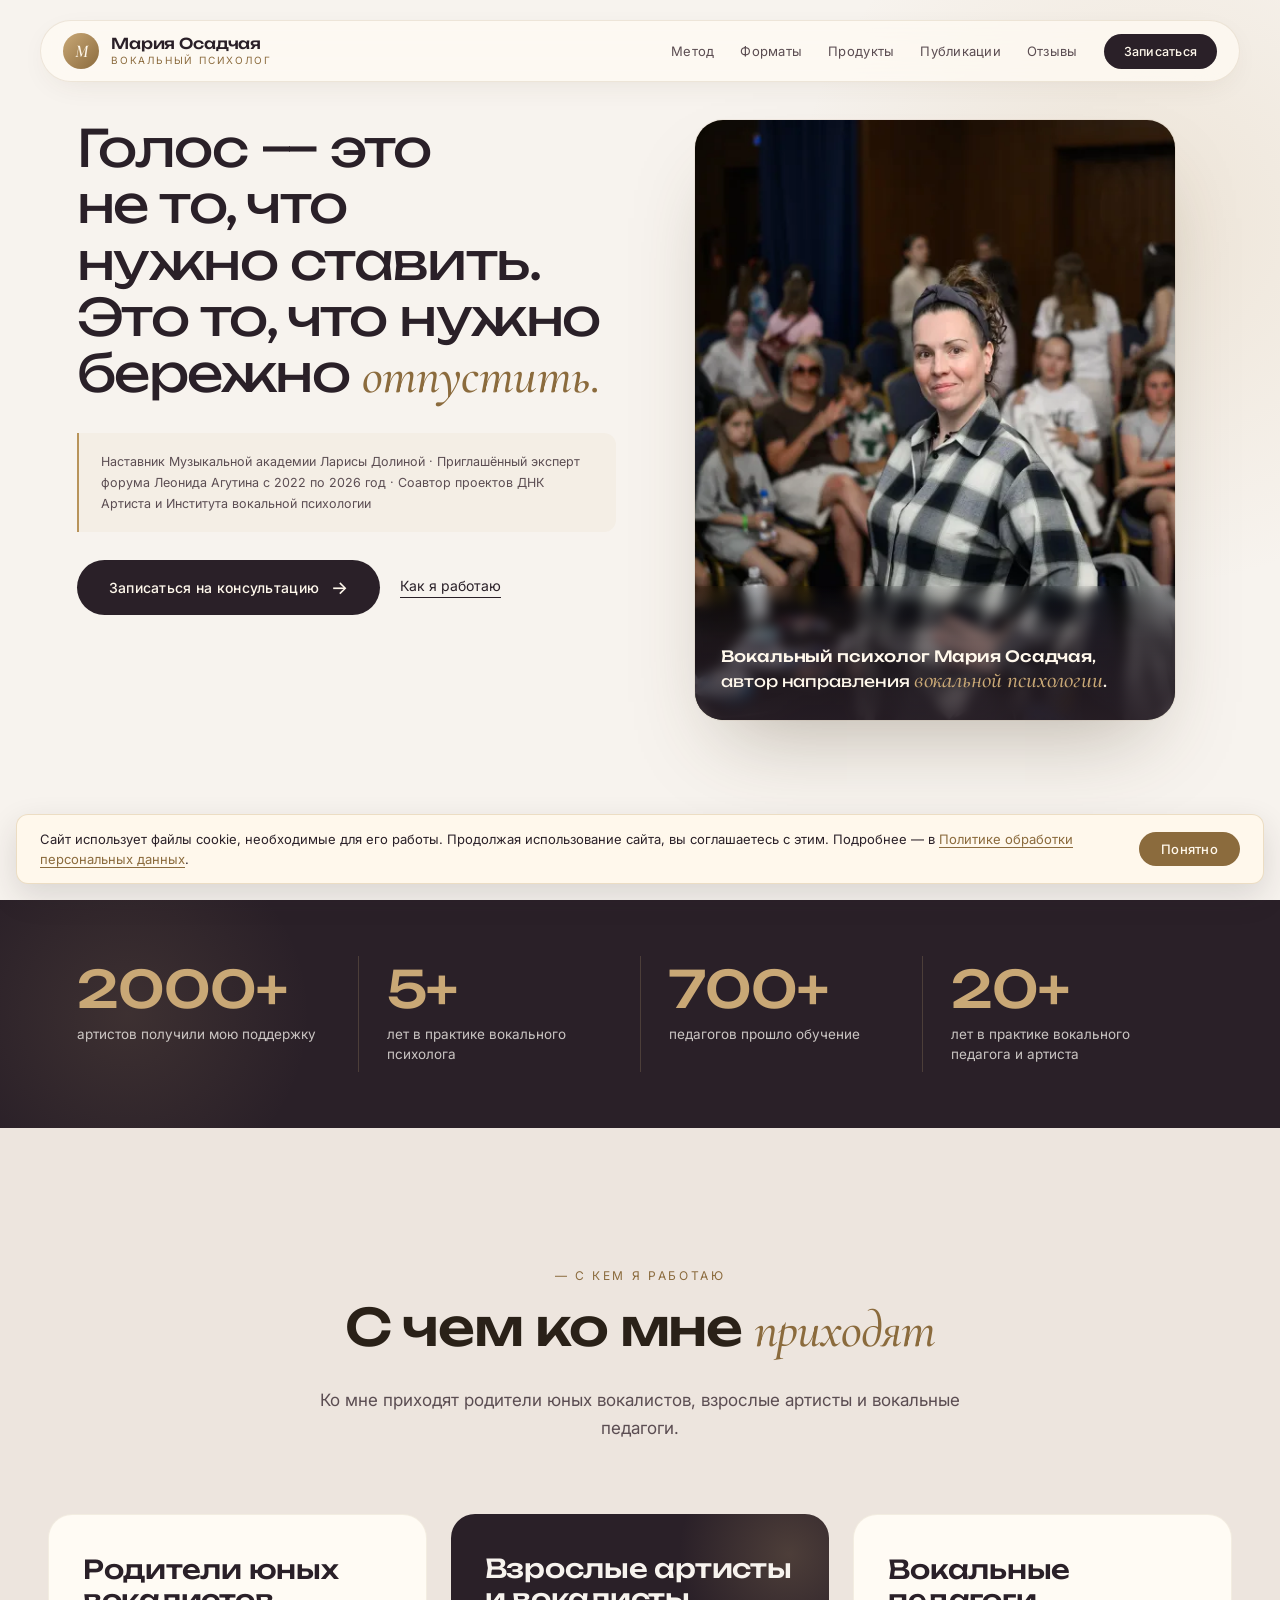
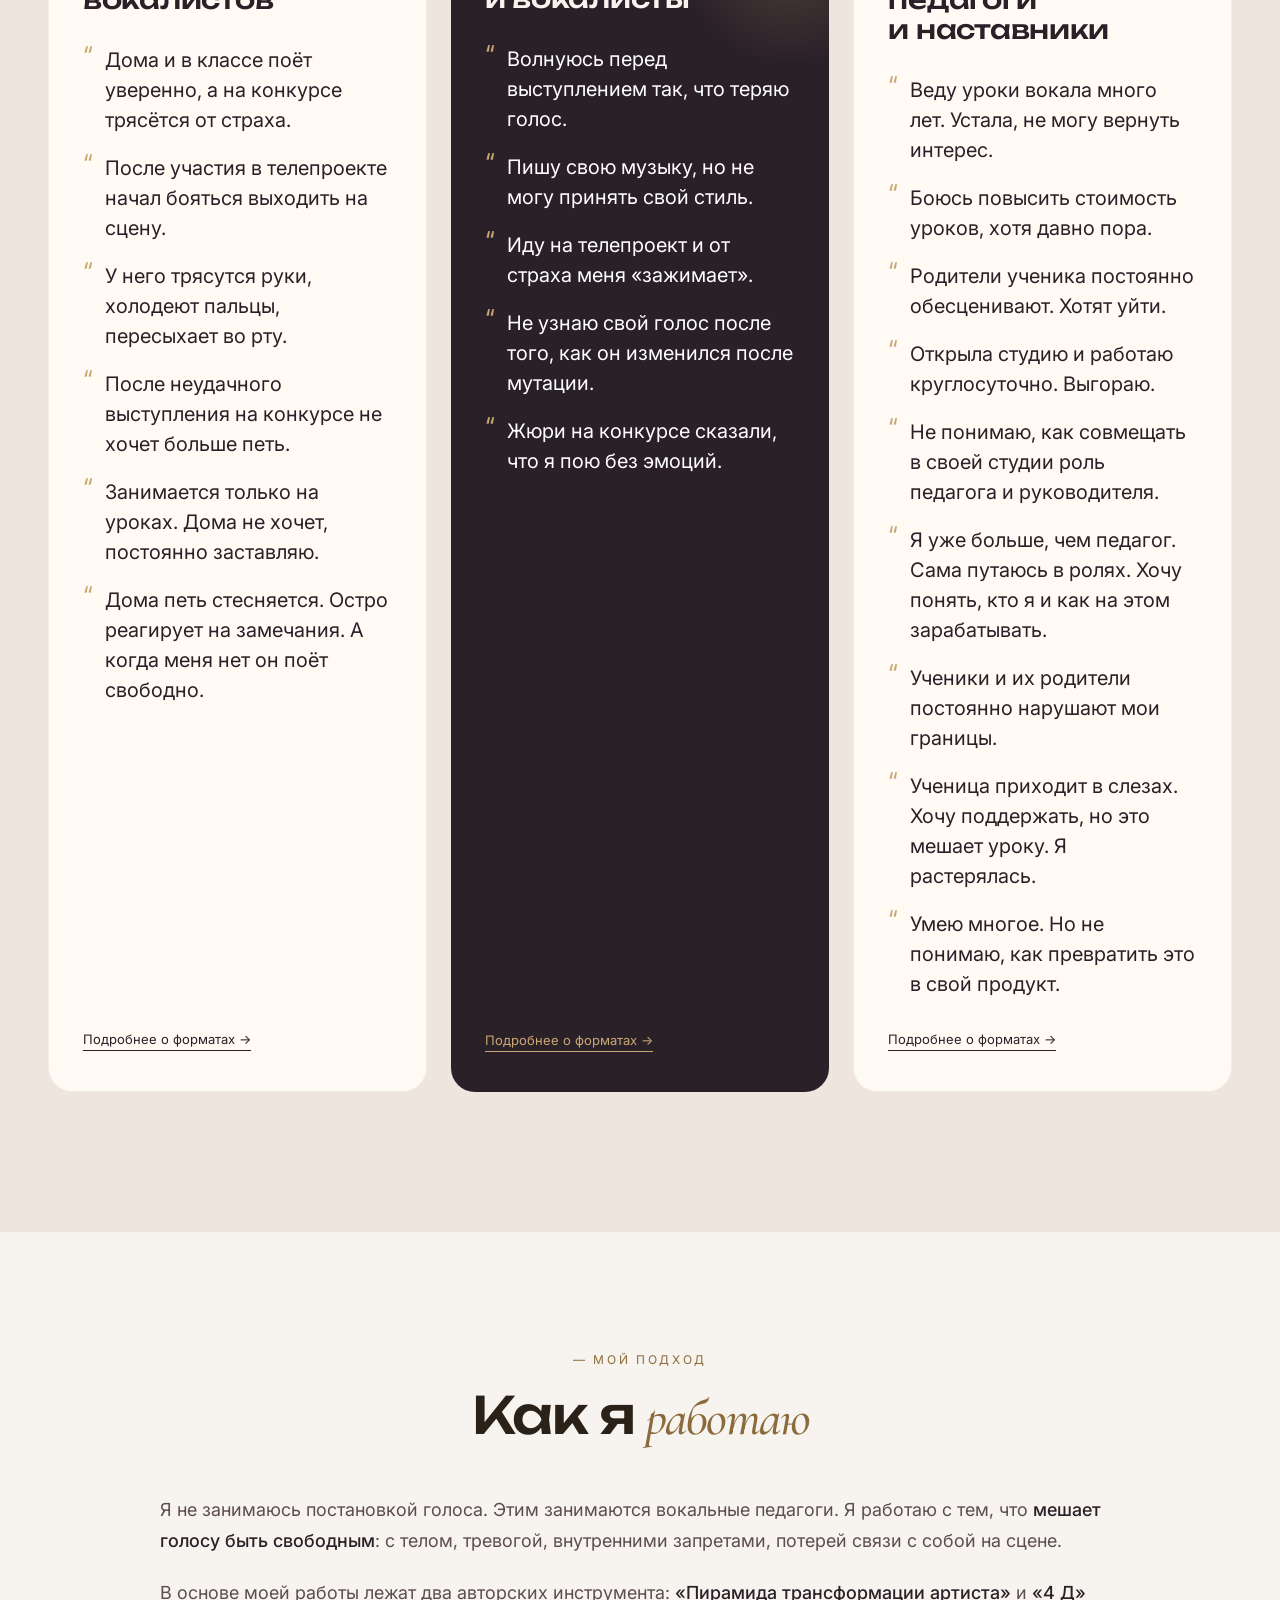
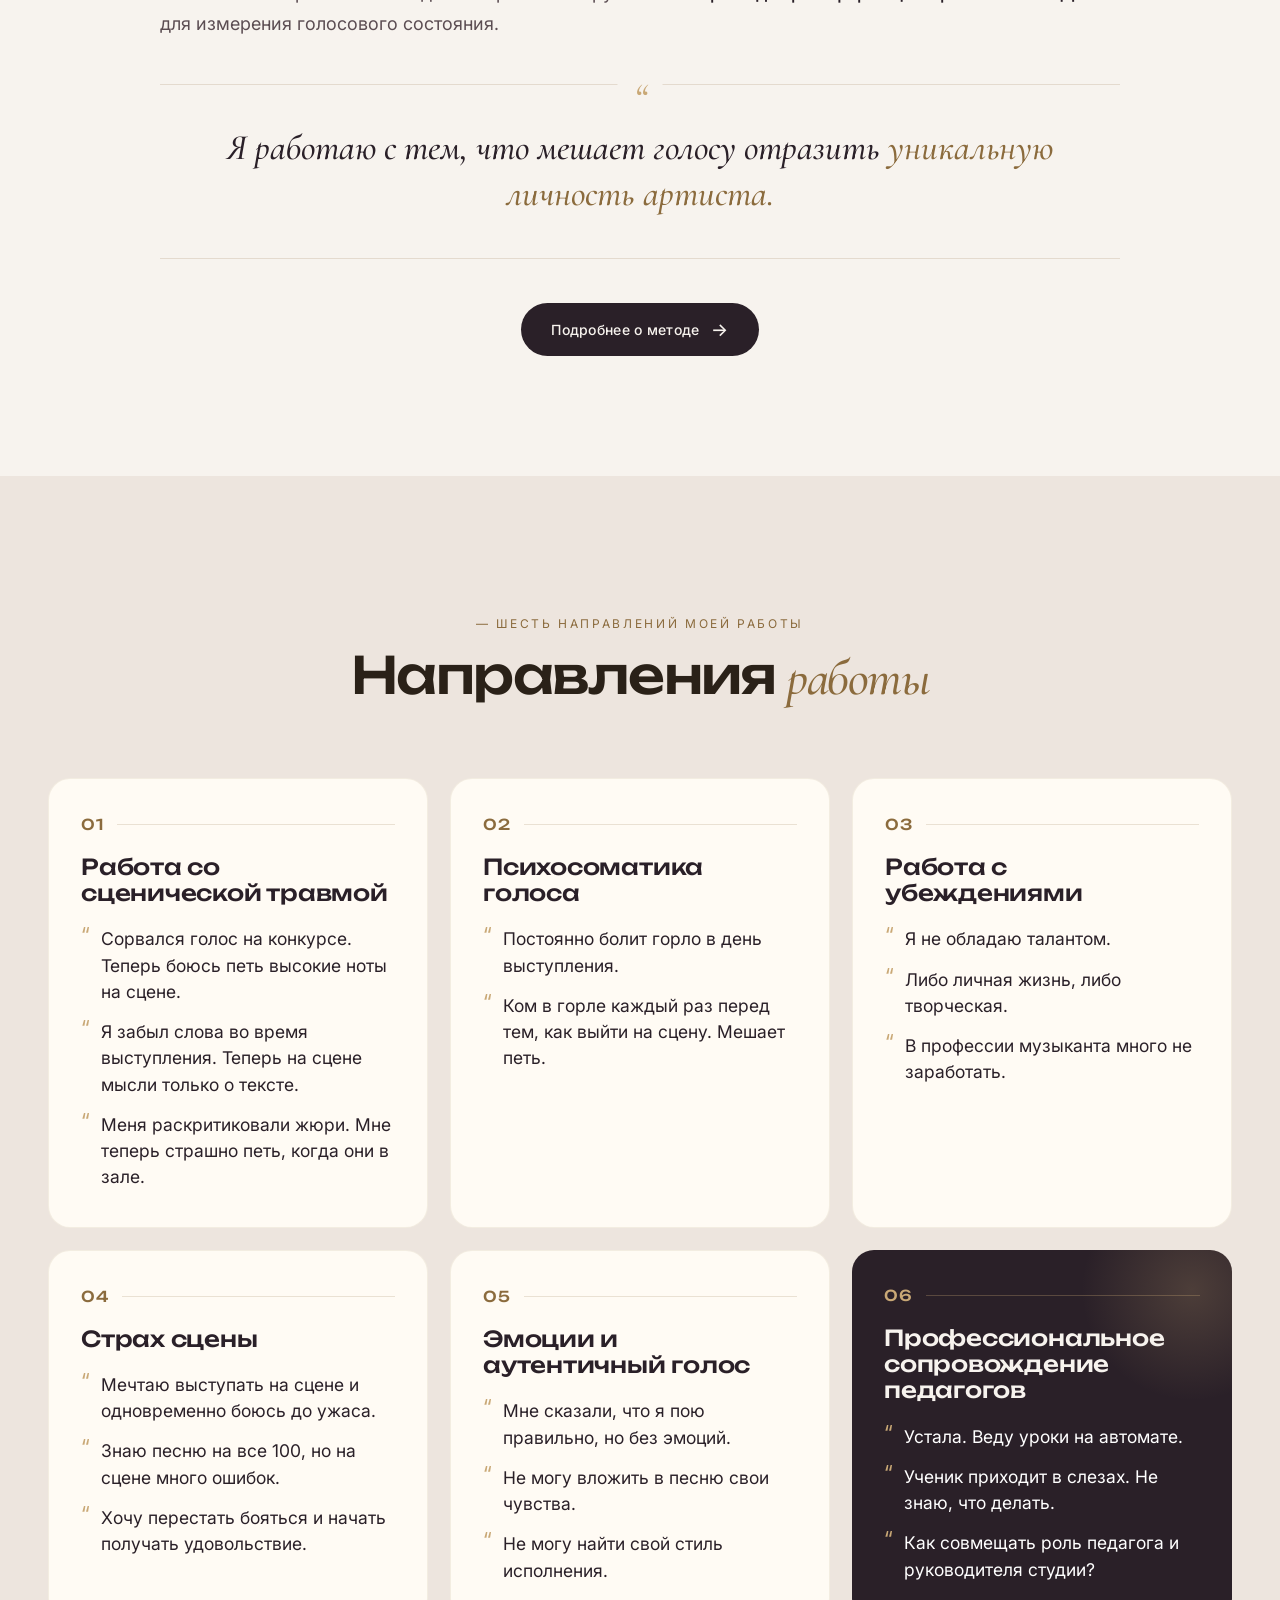
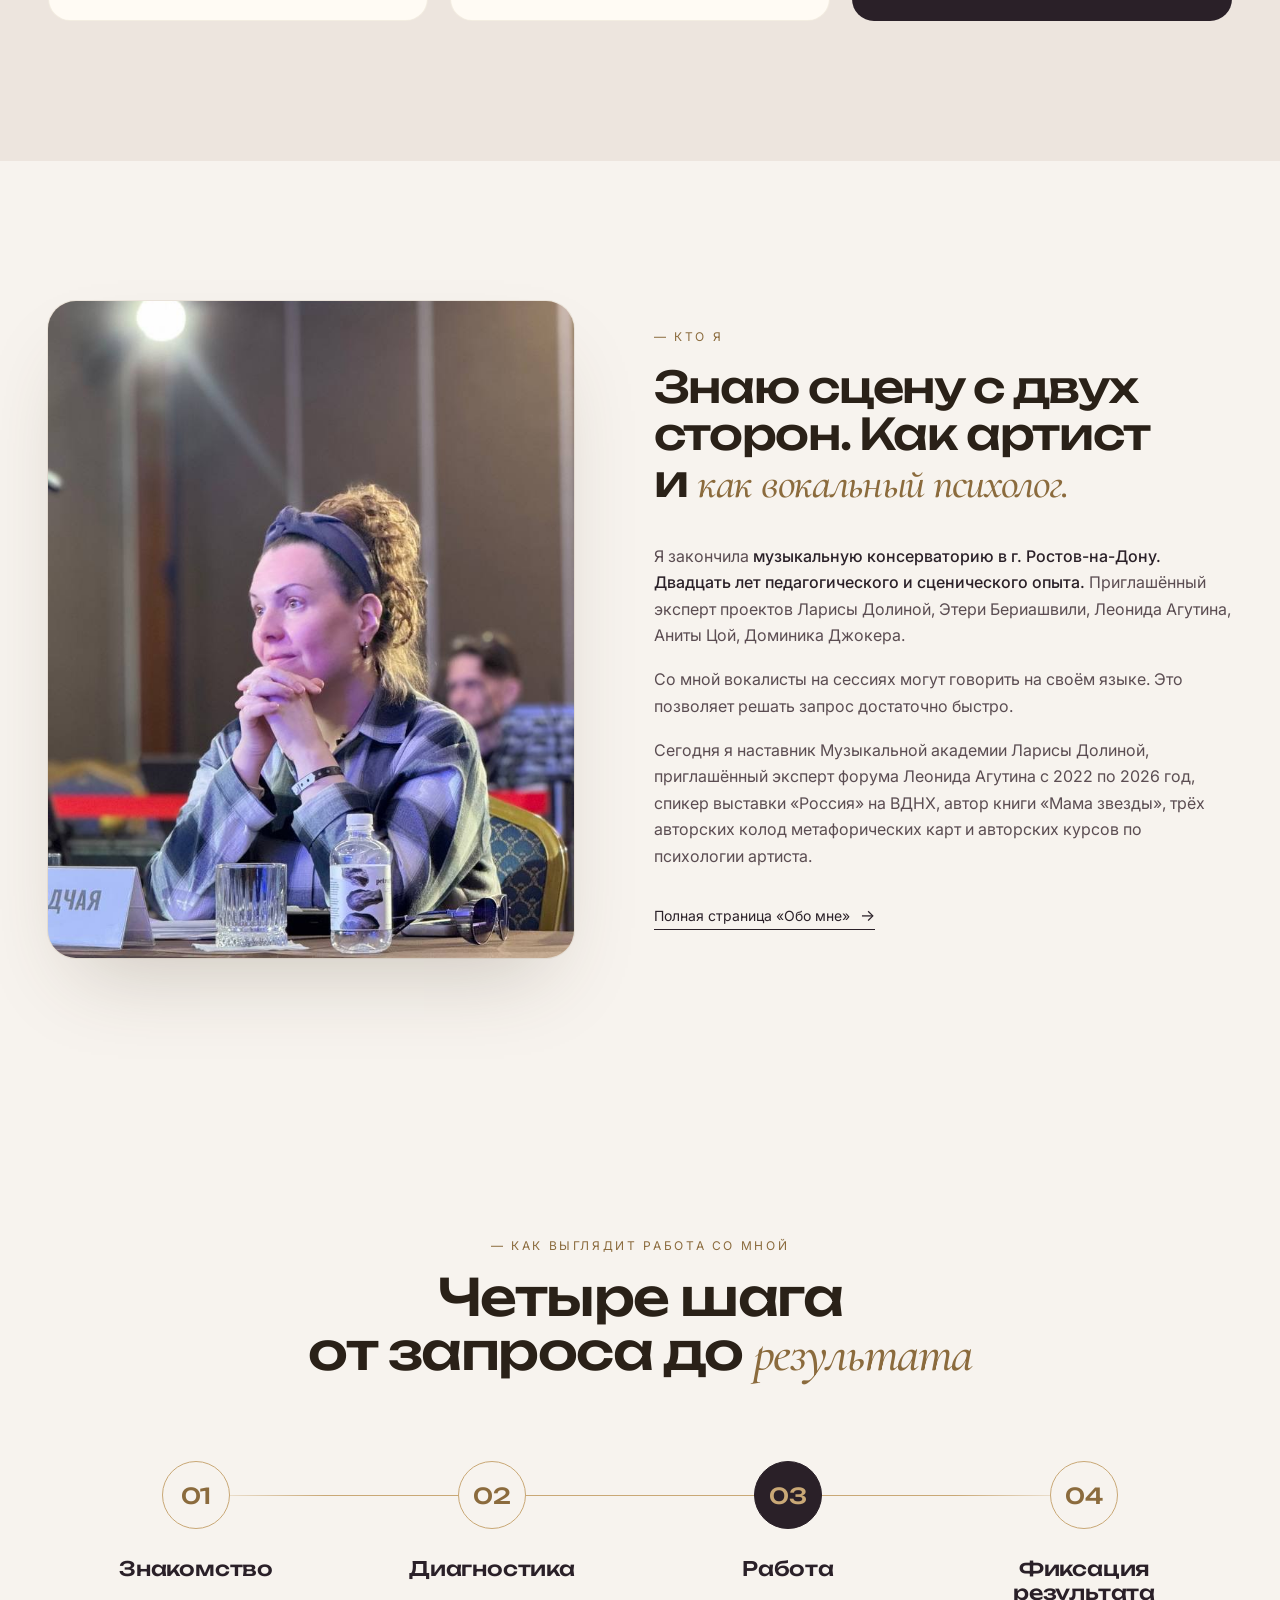
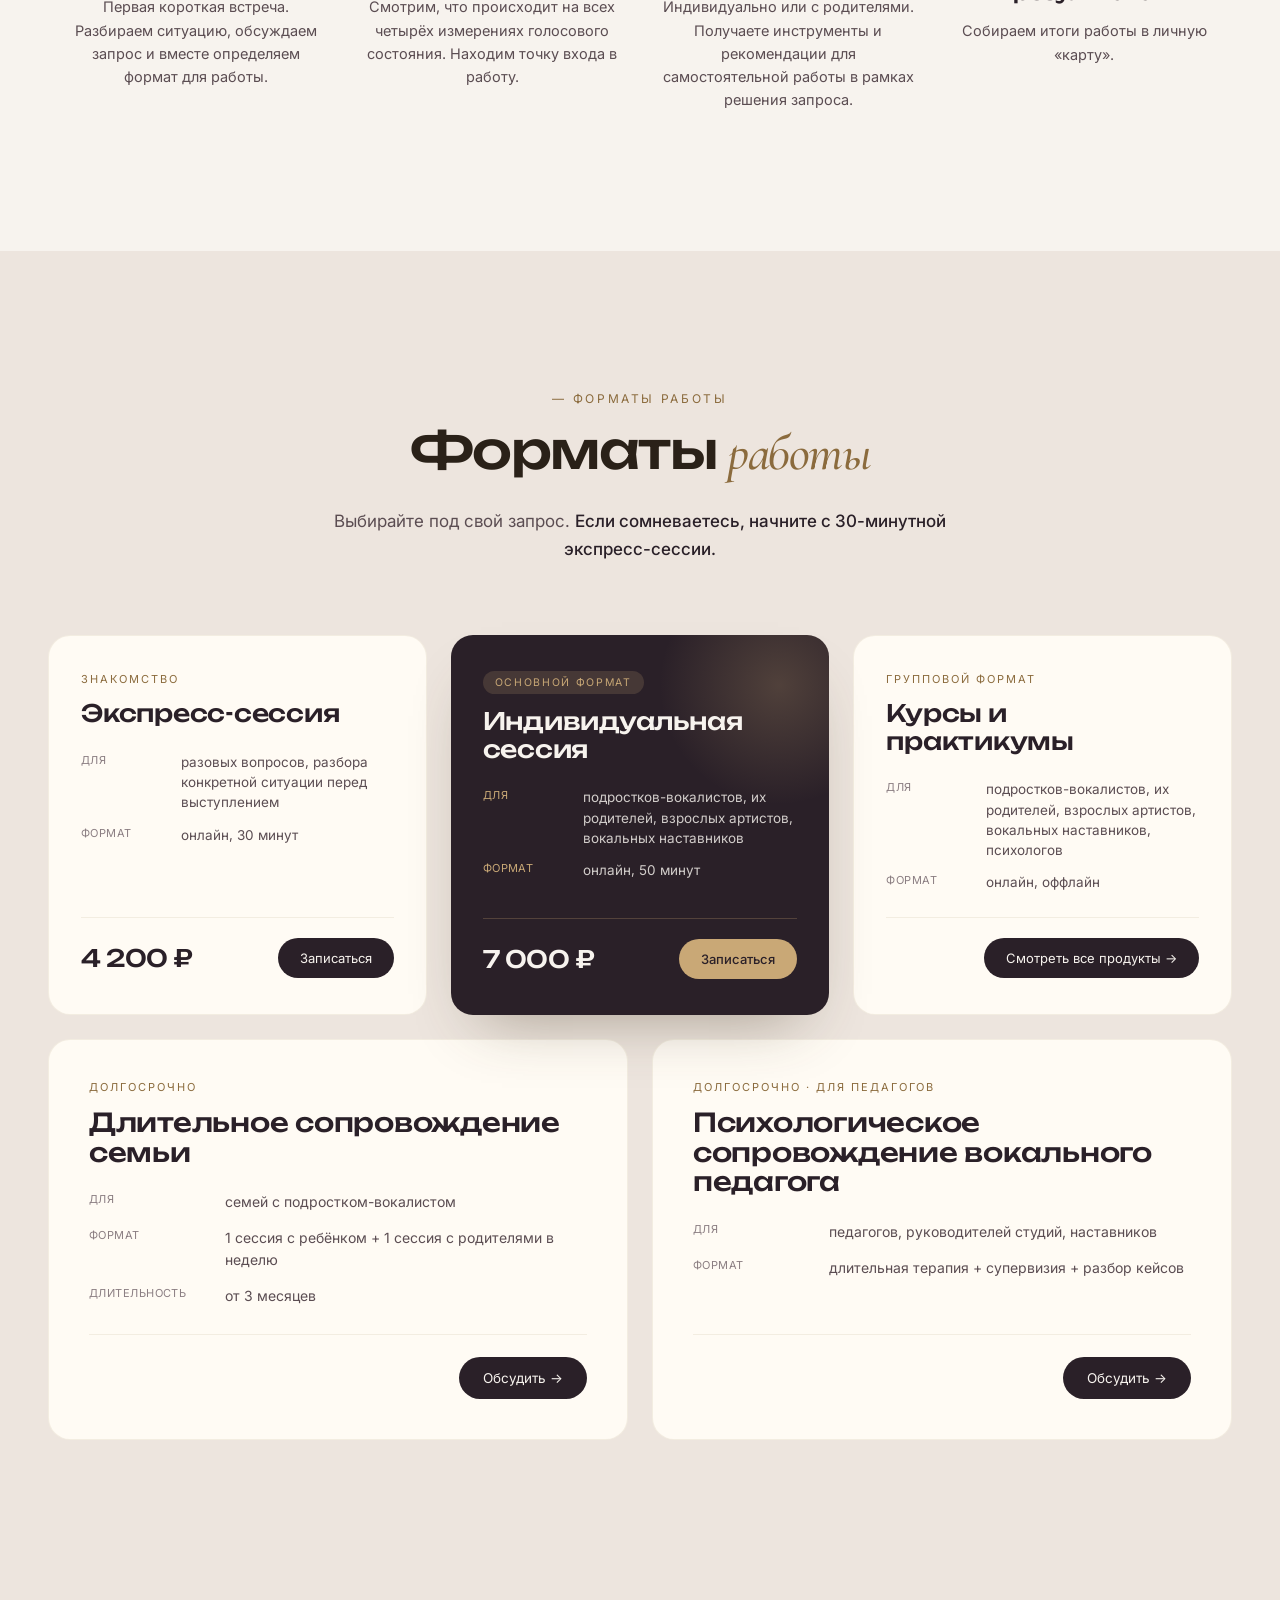
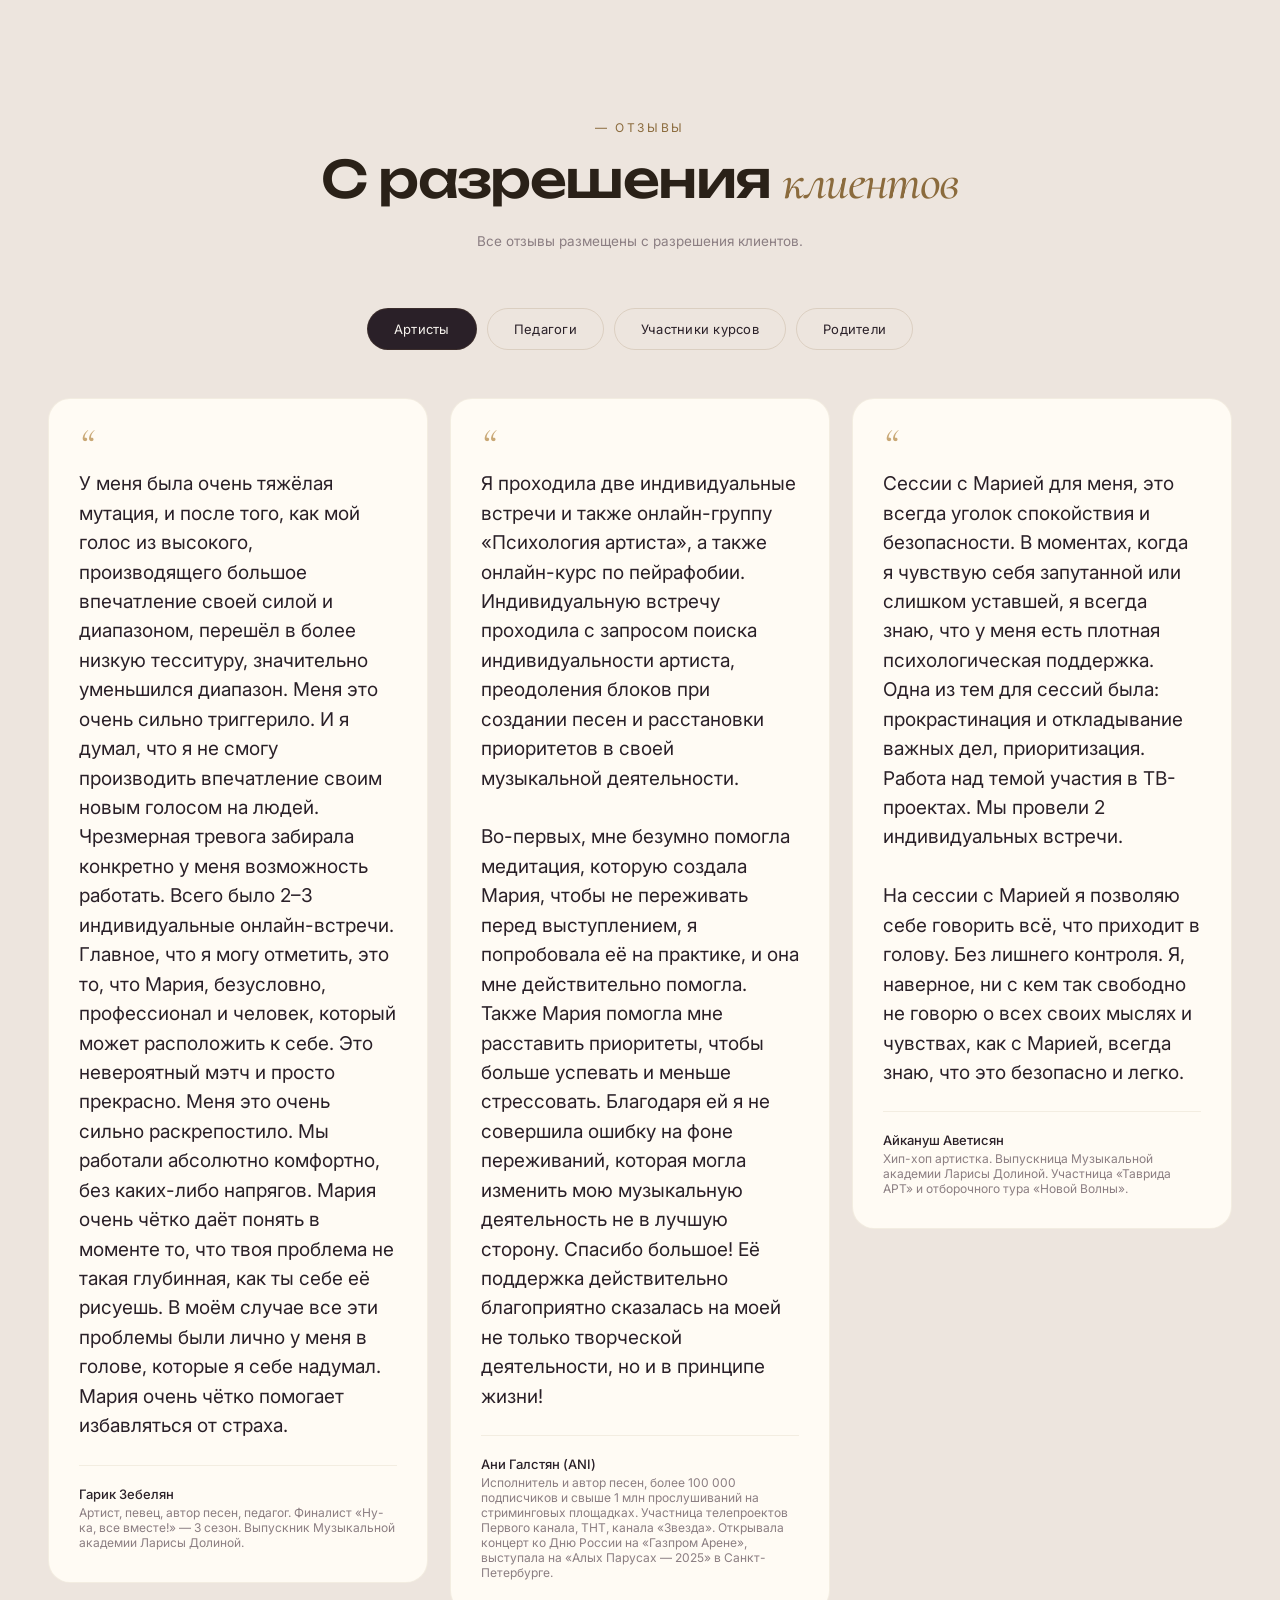
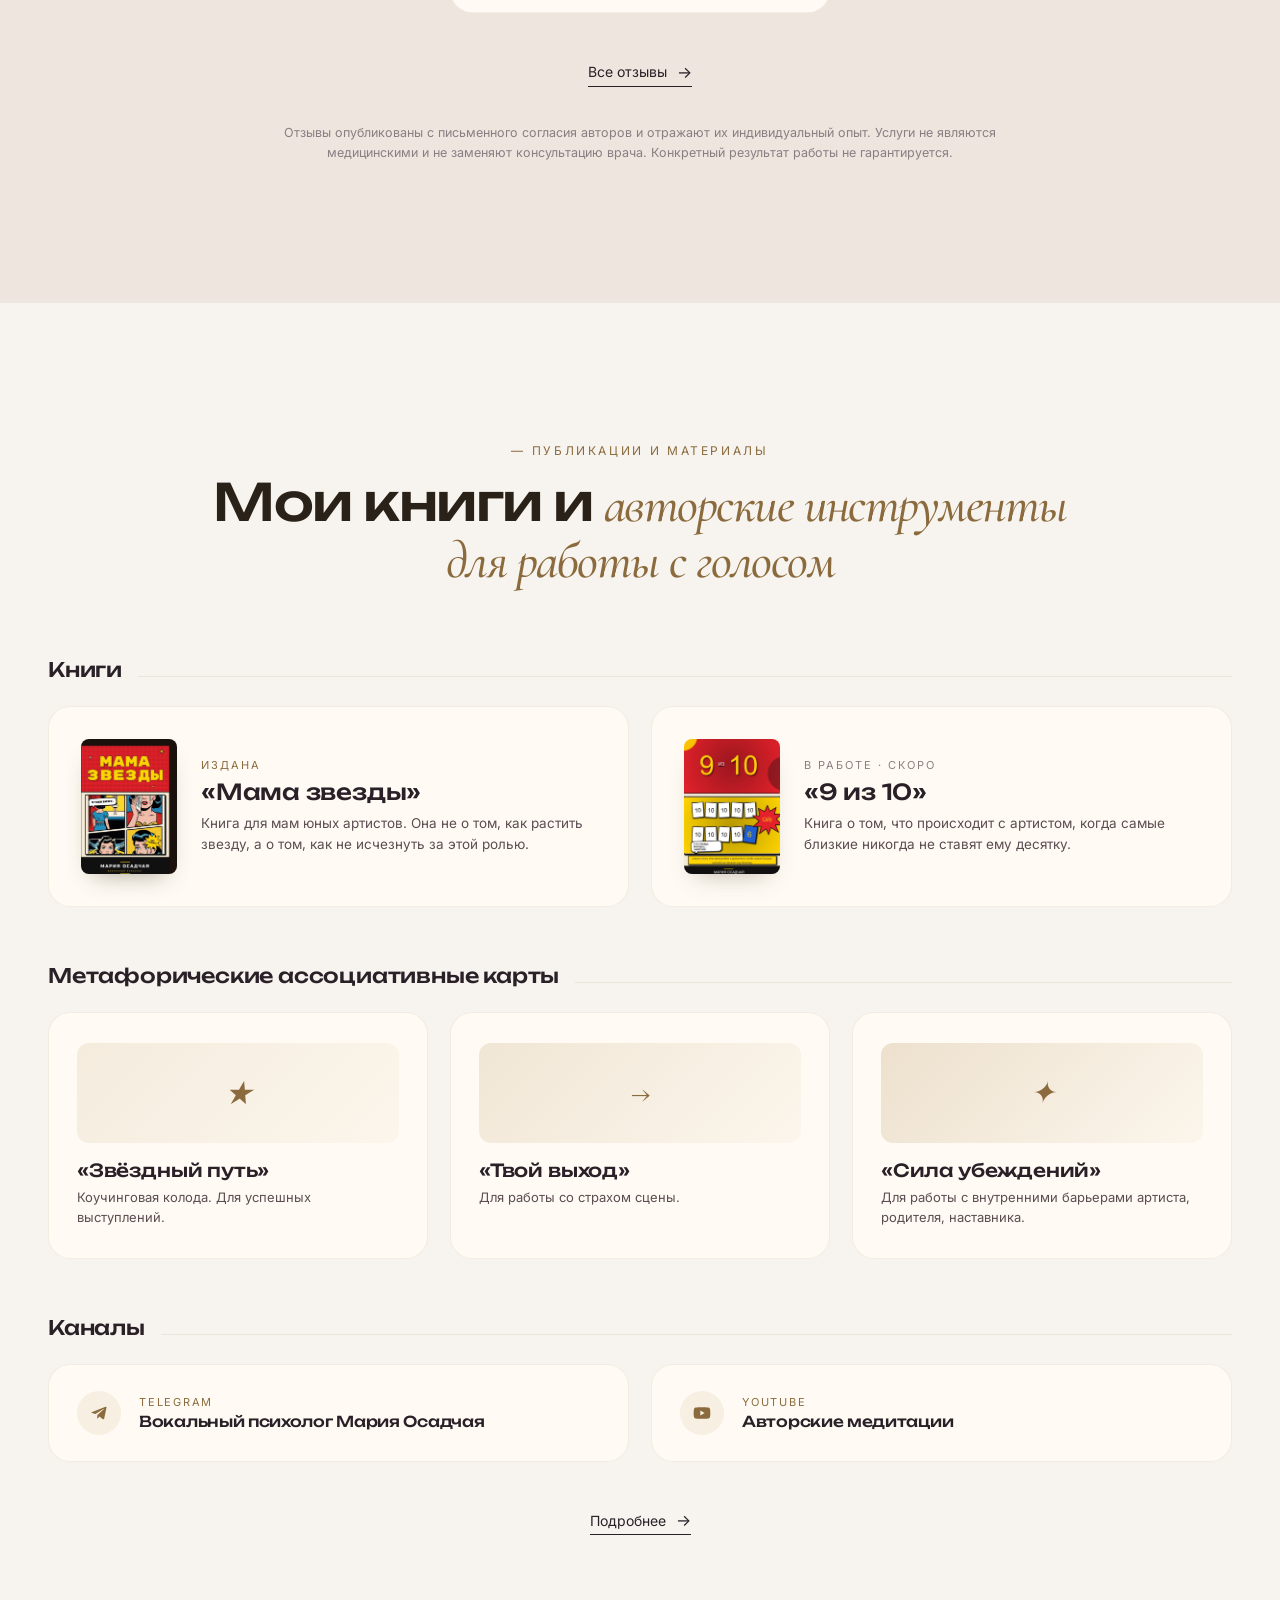
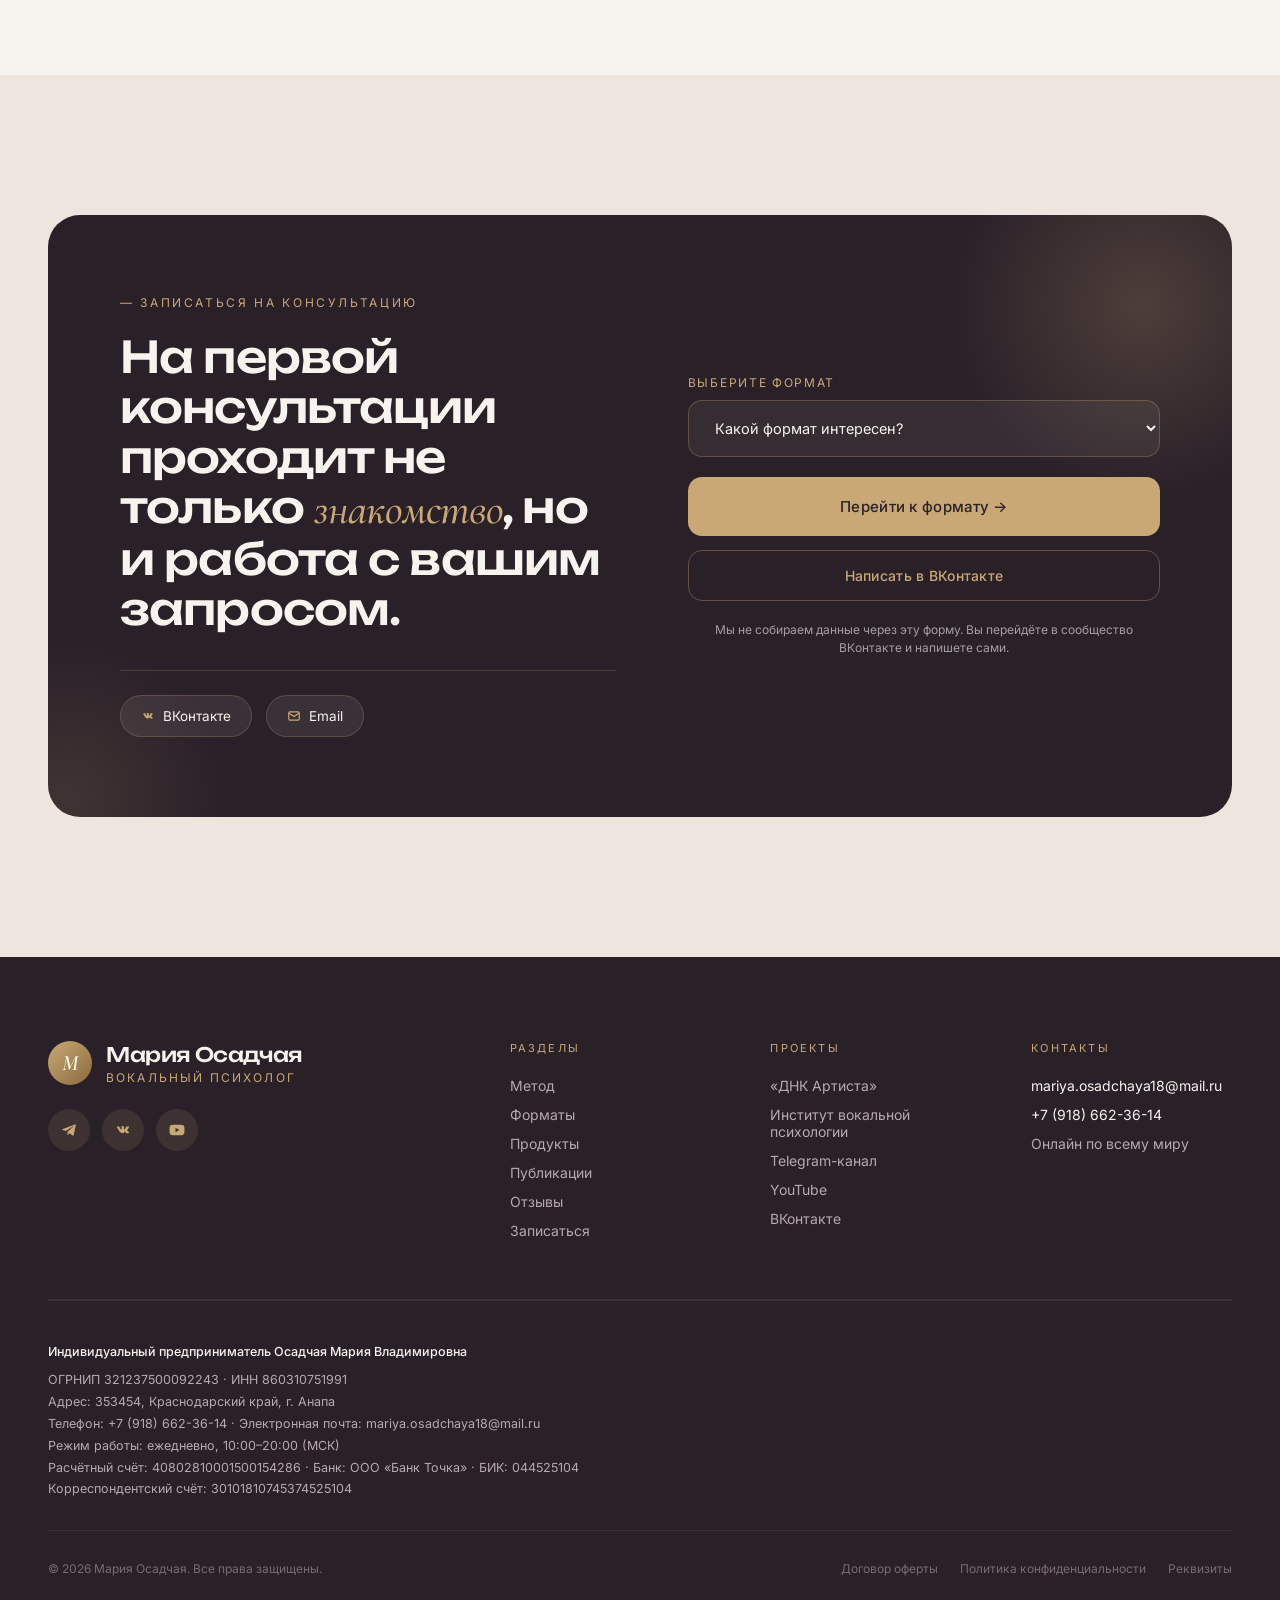
<file: index.html>
<!DOCTYPE html>
<html lang="ru">
<head>
<meta charset="utf-8">
<meta name="viewport" content="width=device-width, initial-scale=1">
<title>Мария Осадчая — вокальный психолог</title>
<meta name="description" content="Мария Осадчая — вокальный психолог, наставник Академии Ларисы Долиной. Убираю сценический страх, психосоматику голоса и внутренние зажимы у юных вокалистов.">
<link rel="canonical" href="https://maryos.ru/">
<link rel="icon" type="image/svg+xml" href="/favicon.svg">
<meta name="theme-color" content="#F7F1E6">
<meta property="og:type" content="website">
<meta property="og:url" content="https://maryos.ru/">
<meta property="og:title" content="Мария Осадчая — вокальный психолог">
<meta property="og:description" content="Работаю со сценическим страхом, психосоматикой голоса и внутренними зажимами. Наставник Академии Ларисы Долиной.">
<meta property="og:image" content="https://maryos.ru/assets/og-image.jpg">
<meta property="og:image:width" content="1200">
<meta property="og:image:height" content="630">
<meta property="og:locale" content="ru_RU">
<meta property="og:site_name" content="Мария Осадчая">
<meta name="twitter:card" content="summary_large_image">
<meta name="twitter:title" content="Мария Осадчая — вокальный психолог">
<meta name="twitter:description" content="Работаю со сценическим страхом, психосоматикой голоса и внутренними зажимами. Наставник Академии Ларисы Долиной.">
<meta name="twitter:image" content="https://maryos.ru/assets/og-image.jpg">
<script type="application/ld+json">
{
  "@context": "https://schema.org",
  "@graph": [
    {
      "@type": "Person",
      "@id": "https://maryos.ru/#person",
      "name": "Мария Осадчая",
      "jobTitle": "Вокальный психолог",
      "url": "https://maryos.ru/",
      "image": "https://maryos.ru/assets/maria-hero.jpg",
      "email": "mariya.osadchaya18@mail.ru",
      "telephone": "+7-918-662-36-14",
      "sameAs": [
        "https://t.me/+5zpVaCHj5Zg5NTgy",
        "https://vk.ru/club237353143",
        "https://youtube.com/channel/UCYDgiR6EZ0540WANYf_lvdw"
      ],
      "alumniOf": {
        "@type": "CollegeOrUniversity",
        "name": "Ростовская государственная консерватория им. С. В. Рахманинова"
      },
      "worksFor": {
        "@type": "Organization",
        "name": "Музыкальная академия Ларисы Долиной"
      }
    },
    {
      "@type": "ProfessionalService",
      "@id": "https://maryos.ru/#service",
      "name": "Вокальная психология Марии Осадчей",
      "description": "Индивидуальные сессии и длительное сопровождение подростков-вокалистов, взрослых артистов и вокальных педагогов. Работа со страхом сцены, психосоматикой голоса, аутентичным звучанием.",
      "url": "https://maryos.ru/",
      "image": "https://maryos.ru/assets/og-image.jpg",
      "provider": { "@id": "https://maryos.ru/#person" },
      "areaServed": "Онлайн, весь мир",
      "priceRange": "4200-7000 ₽"
    },
    {
      "@type": "WebSite",
      "url": "https://maryos.ru/",
      "name": "Мария Осадчая",
      "inLanguage": "ru-RU"
    }
  ]
}
</script>
<script src="./vendor/react.production.min.js"></script>
<script src="./vendor/react-dom.production.min.js"></script>
<script src="./support.js"></script>
</head>
<body>
<x-dc>
<helmet>
<link rel="preconnect" href="https://fonts.googleapis.com">
<link rel="preconnect" href="https://fonts.gstatic.com" crossorigin>
<link href="https://fonts.googleapis.com/css2?family=Unbounded:wght@300;400;500;600;700&family=Cormorant+Garamond:ital,wght@0,400;0,500;0,600;1,400;1,500&family=Inter:wght@300;400;500;600;700&display=swap" rel="stylesheet">
<style>
  :root {
    --bg: #F7F3EE;
    --bg-warm: #EDE5DE;
    --bg-warm-2: #E4D6C4;
    --bg-cream-card: #FFFBF4;
    --text: #2A2028;
    --text-soft: #5B4D52;
    --text-mute: #8B7E82;
    --accent: #B8935A;
    --accent-soft: #C9A876;
    --accent-deep: #8B6B3D;
    --accent-tint: rgba(184, 147, 90, 0.12);
    --border: rgba(139, 107, 61, 0.18);
    --border-soft: rgba(139, 107, 61, 0.1);
    --font-display: 'Unbounded', 'Inter', -apple-system, sans-serif;
    --font-italic: 'Cormorant Garamond', Georgia, serif;
    --font-body: 'Inter', -apple-system, sans-serif;
  }
  * { box-sizing: border-box; }
  html, body { margin: 0; padding: 0; background: var(--bg); }
  body { font-family: var(--font-body); color: var(--text); -webkit-font-smoothing: antialiased; }
  ::selection { background: var(--accent); color: #FFF8EC; }
  .serif { font-family: var(--font-italic); }
  .display { font-family: var(--font-display); letter-spacing: -0.02em; }
  html { scroll-behavior: smooth; }
  a { color: inherit; text-decoration: none; }
  @keyframes floatup { from { opacity: 0; transform: translateY(12px); } to { opacity: 1; transform: none; } }
  .reveal { animation: floatup 0.9s ease both; }

  /* ============ FLOATING GLASS NAV (light) ============ */
  .nav {
    position: fixed; top: 20px; left: 50%; transform: translateX(-50%);
    width: calc(100% - 48px); max-width: 1200px; z-index: 100;
    height: 62px; display: flex; align-items: center;
    background: rgba(255, 251, 244, 0.72);
    backdrop-filter: blur(18px) saturate(1.1);
    -webkit-backdrop-filter: blur(18px) saturate(1.1);
    border: 1px solid rgba(139, 107, 61, 0.14);
    border-radius: 100px;
    box-shadow: 0 8px 32px -12px rgba(74, 60, 38, 0.12);
    transition: background 0.4s ease, border 0.4s ease, box-shadow 0.4s ease, top 0.4s ease, width 0.4s ease, border-radius 0.4s ease, height 0.4s ease;
  }
  .nav__inner {
    display: flex; align-items: center; justify-content: space-between;
    width: 100%; padding: 0 22px; gap: 24px;
  }
  .nav__logo { display: flex; align-items: center; gap: 12px; }
  .nav__logo-mark {
    width: 36px; height: 36px; border-radius: 50%;
    background: linear-gradient(135deg, var(--accent-soft), var(--accent-deep));
    display: flex; align-items: center; justify-content: center;
    color: #FFF8EC; font-family: var(--font-italic);
    font-weight: 600; font-size: 18px; font-style: italic;
  }
  .nav__logo-text { line-height: 1.1; color: var(--text); }
  .nav__logo-name { font-family: var(--font-display); font-size: 15px; font-weight: 500; letter-spacing: -0.01em; }
  .nav__logo-role { font-size: 10px; letter-spacing: 0.18em; color: var(--accent-deep); text-transform: uppercase; margin-top: 3px; }
  .nav__links { display: flex; align-items: center; gap: 26px; }
  .nav__links a {
    font-size: 13px; letter-spacing: 0.02em; color: var(--text-soft);
    transition: color 0.25s ease;
  }
  .nav__links a:hover { color: var(--accent-deep); }
  .nav__cta {
    font-size: 12.5px !important; font-weight: 500;
    padding: 10px 20px; background: var(--text);
    color: #FFF8EC !important; border-radius: 100px;
    transition: background 0.25s ease;
  }
  .nav__cta:hover { background: var(--accent-deep); }

  .nav--scrolled {
    top: 0; width: 100%; height: 64px; border-radius: 0;
    background: rgba(247, 243, 238, 0.94);
    border-color: transparent;
    box-shadow: 0 1px 0 var(--border-soft);
  }
  .nav__burger {
    display: none;
    appearance: none; border: 0; background: transparent;
    width: 40px; height: 40px; padding: 0; cursor: pointer;
    position: relative; color: var(--text);
    border-radius: 999px;
    transition: background 0.2s ease;
  }
  .nav__burger:hover { background: rgba(139, 107, 61, 0.08); }
  .nav__burger::before,
  .nav__burger::after,
  .nav__burger > span {
    content: '';
    position: absolute; left: 50%; transform: translateX(-50%);
    width: 20px; height: 2px; background: currentColor;
    border-radius: 2px;
    transition: transform 0.28s ease, opacity 0.18s ease, top 0.28s ease;
  }
  .nav__burger::before { top: 13px; }
  .nav__burger > span   { top: 19px; }
  .nav__burger::after  { top: 25px; }
  .nav.is-open .nav__burger::before { top: 19px; transform: translateX(-50%) rotate(45deg); }
  .nav.is-open .nav__burger > span   { opacity: 0; }
  .nav.is-open .nav__burger::after  { top: 19px; transform: translateX(-50%) rotate(-45deg); }

  /* ============ COOKIE NOTICE ============ */
  .cookie-notice {
    position: fixed;
    left: 16px; right: 16px; bottom: 16px;
    z-index: 200;
    background: #FFF8EC;
    color: var(--text);
    border: 1px solid rgba(201, 168, 118, 0.35);
    border-radius: 12px;
    box-shadow: 0 12px 32px rgba(42, 32, 40, 0.14);
    padding: 14px 18px;
  }
  .cookie-notice__inner {
    max-width: 1200px; margin: 0 auto;
    display: flex; align-items: center; gap: 20px; flex-wrap: wrap;
  }
  .cookie-notice p { margin: 0; font-size: 13px; line-height: 1.55; color: var(--text); flex: 1 1 320px; }
  .cookie-notice a { color: var(--accent-deep); border-bottom: 1px solid var(--accent-deep); }
  .cookie-notice a:hover { color: var(--text); border-bottom-color: var(--text); }
  .cookie-notice__btn {
    appearance: none; border: 0;
    background: var(--accent-deep); color: #FFF8EC;
    font-family: inherit; font-size: 13px; font-weight: 500; letter-spacing: 0.02em;
    padding: 9px 22px; border-radius: 999px; cursor: pointer;
    transition: background 0.2s ease; white-space: nowrap;
  }
  .cookie-notice__btn:hover { background: #6E5230; }

  /* ============ HERO (light, split) ============ */
  .hero {
    position: relative; min-height: 100vh;
    display: grid; grid-template-columns: 1.1fr 1fr; gap: 0;
    overflow: hidden; background: var(--bg); color: var(--text);
    padding: 120px 6vw 80px;
    align-items: start;
  }
  .hero::before {
    content: ''; position: absolute; top: -20%; right: -20%;
    width: 60%; height: 90%;
    background: radial-gradient(circle at center, rgba(184, 147, 90, 0.15), transparent 65%);
    pointer-events: none; z-index: 0;
  }
  .hero__content {
    position: relative; z-index: 2;
    display: flex; flex-direction: column;
    align-items: flex-start; text-align: left;
    padding-right: 4vw;
  }
  .hero__eyebrow {
    display: inline-flex; align-items: center; gap: 10px;
    padding: 8px 18px; border: 1px solid var(--border);
    border-radius: 999px; font-size: 11px; letter-spacing: 0.18em;
    color: var(--accent-deep); text-transform: uppercase; margin-bottom: 32px;
    background: rgba(255, 251, 244, 0.5);
  }
  .hero__eyebrow-dot { width: 6px; height: 6px; border-radius: 50%; background: var(--accent); }
  .hero__title {
    font-family: var(--font-display);
    font-size: clamp(2rem, 4vw, 3.6rem);
    font-weight: 400; line-height: 1.1; letter-spacing: -0.03em;
    color: var(--text); margin: 0 0 28px; max-width: 640px;
    text-wrap: balance;
  }
  .hero__title em {
    font-family: var(--font-italic); font-style: italic;
    font-weight: 500; color: var(--accent-deep); letter-spacing: -0.01em;
  }
  .hero__subtitle {
    font-size: clamp(1rem, 1.15vw, 1.15rem); line-height: 1.55; font-weight: 400;
    color: var(--text-soft); max-width: 540px;
    margin: 0 0 36px;
  }
  .hero__subtitle strong { color: var(--text); font-weight: 500; }
  .hero__regalia {
    font-size: 12.5px; line-height: 1.7; color: var(--text-soft);
    max-width: 540px; margin: 0 0 28px;
    padding: 18px 22px;
    border-left: 2px solid var(--accent);
    background: rgba(184, 147, 90, 0.05);
    border-radius: 0 12px 12px 0;
  }
  .hero__stats {
    display: grid; grid-template-columns: repeat(2, minmax(0, 1fr));
    gap: 10px; margin: 0 0 44px; max-width: 560px;
  }
  .hero__stat {
    display: flex; flex-direction: column; gap: 4px;
    padding: 14px 16px; border-radius: 14px;
    background: rgba(184, 147, 90, 0.06);
    border: 1px solid var(--border-soft);
  }
  .hero__stat-num {
    font-family: var(--font-display); font-weight: 500;
    color: var(--accent-deep); font-size: 22px; letter-spacing: -0.02em; line-height: 1;
  }
  .hero__stat-label {
    font-size: 12.5px; line-height: 1.35; color: var(--text-soft);
  }
  .hero__stat-sep { display: none; }
  @media (max-width: 520px) {
    .hero__stats { grid-template-columns: 1fr; }
  }
  .hero__cta-group {
    display: flex; gap: 20px; align-items: center; flex-wrap: wrap;
  }
  .hero__cta {
    background: var(--text); color: #FFF8EC;
    padding: 17px 32px; border-radius: 999px;
    font-size: 14px; font-weight: 500; letter-spacing: 0.02em;
    display: inline-flex; align-items: center; gap: 12px;
    transition: background 0.25s ease, transform 0.25s ease, box-shadow 0.25s ease;
  }
  .hero__cta:hover { background: var(--accent-deep); transform: translateY(-2px); box-shadow: 0 14px 32px -12px rgba(74, 60, 38, 0.4); }
  .hero__cta-secondary {
    font-size: 14px; color: var(--text);
    border-bottom: 1px solid var(--text);
    padding-bottom: 3px;
    transition: color 0.25s ease, border-color 0.25s ease;
  }
  .hero__cta-secondary:hover { color: var(--accent-deep); border-color: var(--accent-deep); }

  .hero__portrait {
    position: relative; z-index: 1;
    aspect-ratio: 4 / 5;
    border-radius: 28px; overflow: hidden;
    background: var(--bg-warm-2);
    box-shadow:
      0 40px 80px -30px rgba(74, 60, 38, 0.35),
      0 0 0 1px rgba(139, 107, 61, 0.08);
    justify-self: center;
    width: 100%; max-width: 480px;
  }
  .hero__portrait img {
    width: 100%; height: 100%; object-fit: cover; object-position: center 20%;
    display: block;
  }
  .hero__portrait-plate {
    position: absolute; left: 0; right: 0; bottom: 0;
    background: linear-gradient(180deg, rgba(42, 32, 40, 0) 0%, rgba(42, 32, 40, 0.55) 40%, rgba(42, 32, 40, 0.86) 100%);
    backdrop-filter: blur(6px);
    color: #FFF8EC;
    padding: 60px 26px 26px;
    font-family: var(--font-display);
    font-size: 15.5px; line-height: 1.45; font-weight: 400;
    letter-spacing: -0.005em;
  }
  .hero__portrait-plate strong { font-weight: 500; color: #FFF8EC; }
  .hero__portrait-plate em {
    font-family: var(--font-italic); font-style: italic;
    color: var(--accent-soft); font-weight: 500;
    font-size: 1.5em; line-height: 1.1;
  }

  /* ============ STATS BAND ============ */
  .stats-band {
    background: var(--text); color: #F7F3EE;
    padding: 56px 6vw;
    position: relative; overflow: hidden;
  }
  .stats-band::before {
    content: ''; position: absolute; top: 0; bottom: 0; left: -10%;
    width: 40%;
    background: radial-gradient(circle at center, rgba(201, 168, 118, 0.12), transparent 65%);
    pointer-events: none;
  }
  .stats-band__inner {
    max-width: 1320px; margin: 0 auto;
    display: grid; grid-template-columns: repeat(4, minmax(0, 1fr));
    gap: 0;
    position: relative;
  }
  .stats-band__item {
    display: flex; flex-direction: column; gap: 10px;
    padding: 8px 28px;
    border-left: 1px solid rgba(201, 168, 118, 0.22);
  }
  .stats-band__item:first-child { border-left: none; padding-left: 0; }
  .stats-band__num {
    font-family: var(--font-display); font-weight: 500;
    color: var(--accent-soft);
    font-size: clamp(2.4rem, 4vw, 3.4rem); line-height: 1;
    letter-spacing: -0.02em;
  }
  .stats-band__label {
    font-size: 13.5px; line-height: 1.45;
    color: rgba(247, 243, 238, 0.78);
  }
  @media (max-width: 960px) {
    .stats-band { padding: 40px 24px; }
    .stats-band__inner { grid-template-columns: repeat(2, minmax(0, 1fr)); gap: 28px 20px; }
    .stats-band__item {
      border-left: none; padding: 0;
    }
  }

  @media (max-width: 960px) {
    /* Mobile nav: burger opens a dropdown with all sections. */
    .nav__inner { padding: 0 14px; }
    .nav__burger { display: inline-flex; }
    .nav__logo-role { display: block; }
    .nav__links {
      display: none;
      position: absolute;
      top: calc(100% + 8px);
      left: 0;
      right: 0;
      flex-direction: column;
      align-items: stretch;
      gap: 4px;
      padding: 16px 18px 18px;
      background: rgba(255, 251, 244, 0.98);
      backdrop-filter: blur(18px) saturate(1.1);
      -webkit-backdrop-filter: blur(18px) saturate(1.1);
      border: 1px solid rgba(139, 107, 61, 0.16);
      border-radius: 22px;
      box-shadow: 0 12px 36px -14px rgba(74, 60, 38, 0.22);
    }
    .nav.is-open .nav__links { display: flex; }
    .nav__links a {
      font-size: 15.5px;
      color: var(--text);
      padding: 12px 14px;
      border-radius: 12px;
      letter-spacing: 0;
    }
    .nav__links a:active,
    .nav__links a:hover { background: rgba(139, 107, 61, 0.08); color: var(--accent-deep); }
    .nav__cta {
      text-align: center;
      margin-top: 6px;
      padding: 13px 18px !important;
      font-size: 13.5px !important;
    }
    .nav--scrolled {
      top: 0; width: 100%; height: auto; border-radius: 0;
    }
    .cookie-notice { left: 10px; right: 10px; bottom: 10px; padding: 12px 14px; }
    .cookie-notice p { font-size: 12.5px; flex: 1 1 100%; }
    .cookie-notice__btn { width: 100%; }
    .hero {
      grid-template-columns: 1fr;
      padding: 110px 24px 60px;
      gap: 40px;
    }
    .hero__content { padding-right: 0; order: 2; }
    .hero__portrait { order: 1; max-width: 340px; aspect-ratio: 4 / 5; }
    .hero__title { font-size: clamp(1.9rem, 8vw, 2.6rem); }

    /* MOBILE: collapse ALL multi-column grids to 1 column */
    section [style*="grid-template-columns: repeat(3"],
    section [style*="grid-template-columns: repeat(4"],
    section [style*="grid-template-columns: repeat(5"],
    section [style*="grid-template-columns: repeat(6"],
    section [style*="grid-template-columns: 1fr 1fr"],
    section [style*="grid-template-columns: 1.05fr 1fr"],
    section [style*="grid-template-columns: 1.1fr 1fr"],
    section [style*="grid-template-columns: 0.9fr 1fr"],
    section [style*="grid-template-columns: 1fr 1.1fr"] {
      grid-template-columns: 1fr !important;
      gap: 20px !important;
    }
    section [style*="grid-column: span"] {
      grid-column: auto !important;
    }
    section [style*="grid-template-columns: 320px minmax"] {
      grid-template-columns: 1fr !important;
      gap: 24px !important;
    }

    /* Section padding — squash horizontal, keep vertical breathing */
    section[style*="padding: 140px"],
    section[style*="padding: 120px"] {
      padding-left: 20px !important;
      padding-right: 20px !important;
      padding-top: 72px !important;
      padding-bottom: 72px !important;
    }

    /* Booking dark panel: 2-col → 1-col + reduce padding */
    #booking > div > div {
      padding: 40px 24px !important;
      border-radius: 22px !important;
      grid-template-columns: 1fr !important;
      gap: 40px !important;
    }
    #booking h2 { font-size: clamp(1.8rem, 6vw, 2.4rem) !important; }

    /* Footer: 4-col → 1-col */
    footer > div > div[style*="grid-template-columns: 2fr 1fr 1fr 1fr"] {
      grid-template-columns: 1fr !important;
      gap: 36px !important;
    }
    footer[style*="padding: 84px 48px"] {
      padding: 56px 24px 30px !important;
    }

    /* Big display H2 across pages — cap size on mobile */
    section h2[class*="display"],
    section h2.section__title {
      font-size: clamp(1.7rem, 6vw, 2.3rem) !important;
    }

    /* Pyramid section on method — tighten */
    section [style*="max-width: 640px"] > div[style*="padding: 40px 30px"] {
      padding: 24px 16px !important;
    }

    /* Reviews tabs wrap comfortably */
    #reviews > div > div[style*="justify-content: center"] {
      gap: 8px !important;
    }
    .reviews__tab {
      padding: 10px 16px !important;
      font-size: 12px !important;
    }

    /* Publications book covers — center thumb + text stacks */
    #publications article[style*="align-items: center"] {
      flex-direction: column !important;
      text-align: center;
      gap: 16px !important;
    }
  }

  @media (max-width: 640px) {
    /* Even tighter */
    .hero { padding: 90px 16px 40px !important; }
    .hero__title { font-size: 1.85rem !important; }
    .hero__regalia { font-size: 12px !important; padding: 14px 16px !important; }
    .stats-band { padding: 32px 16px !important; }

    section[style*="padding: 140px"],
    section[style*="padding: 120px"] {
      padding-left: 16px !important;
      padding-right: 16px !important;
      padding-top: 60px !important;
      padding-bottom: 60px !important;
    }
    footer[style*="padding: 84px 48px"] {
      padding: 48px 16px 24px !important;
    }
    footer > div > div[style*="grid-template-columns: 2fr 1fr 1fr 1fr"] {
      padding-bottom: 40px !important;
    }
  }
</style>
</helmet>

<div style="background: #F7F1E6; color: #2A2118; min-height: 100vh; overflow-x: hidden;">

  <!-- ============ FLOATING GLASS NAV (light) ============ -->
  <nav class="nav" id="site-nav">
    <div class="nav__inner">
      <a href="#top" class="nav__logo">
        <div class="nav__logo-mark">М</div>
        <div class="nav__logo-text">
          <div class="nav__logo-name">Мария&nbsp;Осадчая</div>
          <div class="nav__logo-role">вокальный психолог</div>
        </div>
      </a>
      <button class="nav__burger" type="button" aria-label="Открыть меню" aria-expanded="false" aria-controls="nav-menu"><span></span></button>
      <div class="nav__links" id="nav-menu">
        <a href="method.html">Метод</a>
        <a href="formats.html">Форматы</a>
        <a href="products.html">Продукты</a>
        <a href="#publications">Публикации</a>
        <a href="#reviews">Отзывы</a>
        <a href="formats.html" class="nav__cta">Записаться</a>
      </div>
    </div>
  </nav>

  <!-- ============ HERO ============ -->
  <section id="top" class="hero">
    <div class="hero__content reveal">
      <h1 class="hero__title">
        Голос&nbsp;— это не то, что нужно&nbsp;ставить. Это то, что нужно бережно <em>отпустить.</em>
      </h1>
      <div class="hero__regalia">
        Наставник Музыкальной академии Ларисы Долиной&nbsp;· Приглашённый эксперт форума Леонида Агутина с&nbsp;2022 по&nbsp;2026&nbsp;год&nbsp;· Соавтор проектов ДНК Артиста и Института вокальной психологии
      </div>
      <div class="hero__cta-group">
        <a href="#booking" class="hero__cta">
          Записаться на консультацию
          <span style="font-size: 18px;">→</span>
        </a>
        <a href="method.html" class="hero__cta-secondary">Как я работаю</a>
      </div>
    </div>
    <div class="hero__portrait">
      <picture>
        <source type="image/webp" srcset="assets/maria-hero-960.webp 960w, assets/maria-hero.webp 1600w" sizes="(max-width: 960px) 340px, 480px">
        <img src="assets/maria-hero-960.jpg" srcset="assets/maria-hero-960.jpg 960w, assets/maria-hero.jpg 1600w" sizes="(max-width: 960px) 340px, 480px" alt="Мария Осадчая — вокальный психолог, портрет" loading="eager" fetchpriority="high" decoding="async">
      </picture>
      <div class="hero__portrait-plate">
        <strong>Вокальный психолог Мария Осадчая</strong>,<br>
        автор направления <em>вокальной&nbsp;психологии</em>.
      </div>
    </div>
  </section>

  <!-- ============ STATS BAND ============ -->
  <section class="stats-band">
    <div class="stats-band__inner">
      <div class="stats-band__item">
        <span class="stats-band__num">2000+</span>
        <span class="stats-band__label">артистов получили мою поддержку</span>
      </div>
      <div class="stats-band__item">
        <span class="stats-band__num">5+</span>
        <span class="stats-band__label">лет в практике вокального психолога</span>
      </div>
      <div class="stats-band__item">
        <span class="stats-band__num">700+</span>
        <span class="stats-band__label">педагогов прошло обучение</span>
      </div>
      <div class="stats-band__item">
        <span class="stats-band__num">20+</span>
        <span class="stats-band__label">лет в практике вокального педагога и артиста</span>
      </div>
    </div>
  </section>

  <!-- ============ WHO COMES TO ME (3 columns of quotes) ============ -->
  <section id="problem" style="padding: 140px 48px; background: var(--bg-warm);">
    <div style="max-width: 1320px; margin: 0 auto;">
      <div style="text-align: center; margin-bottom: 72px;">
        <div style="font-size: 12px; letter-spacing: 0.22em; color: var(--accent-deep); text-transform: uppercase; margin-bottom: 18px;">— С кем я работаю</div>
        <h2 class="display" style="font-size: clamp(2rem, 4vw, 3.6rem); line-height: 1.05; font-weight: 500; margin: 0 auto; max-width: 900px;">
          С чем ко мне <em class="serif" style="font-style: italic; font-weight: 500; color: var(--accent-deep);">приходят</em>
        </h2>
        <p style="font-size: 17px; line-height: 1.65; color: var(--text-soft); max-width: 720px; margin: 28px auto 0;">Ко мне приходят родители юных вокалистов, взрослые артисты и вокальные педагоги.</p>
      </div>

      <div style="display: grid; grid-template-columns: repeat(3, 1fr); gap: 24px;">

        <!-- Column 1: Parents -->
        <div style="background: var(--bg-cream-card); border-radius: 24px; padding: 40px 34px; display: flex; flex-direction: column; border: 1px solid var(--border-soft); position: relative;">
          <h3 class="display" style="font-size: 26px; font-weight: 500; letter-spacing: -0.01em; margin: 0 0 30px; line-height: 1.15; color: var(--text);">Родители юных вокалистов</h3>
          <ul style="list-style: none; padding: 0; margin: 0 0 32px; display: flex; flex-direction: column; gap: 18px;">
            <li style="font-family: var(--font-body); font-size: 20px; line-height: 1.5; color: var(--text); font-weight: 400; padding-left: 22px; position: relative;">
              <span style="position: absolute; left: 0; top: -2px; color: var(--accent-soft); font-size: 26px; line-height: 1;">“</span>
              Дома и в классе поёт уверенно, а на конкурсе трясётся от страха.
            </li>
            <li style="font-family: var(--font-body); font-size: 20px; line-height: 1.5; color: var(--text); font-weight: 400; padding-left: 22px; position: relative;">
              <span style="position: absolute; left: 0; top: -2px; color: var(--accent-soft); font-size: 26px; line-height: 1;">“</span>
              После участия в телепроекте начал бояться выходить на сцену.
            </li>
            <li style="font-family: var(--font-body); font-size: 20px; line-height: 1.5; color: var(--text); font-weight: 400; padding-left: 22px; position: relative;">
              <span style="position: absolute; left: 0; top: -2px; color: var(--accent-soft); font-size: 26px; line-height: 1;">“</span>
              У него трясутся руки, холодеют пальцы, пересыхает во рту.
            </li>
            <li style="font-family: var(--font-body); font-size: 20px; line-height: 1.5; color: var(--text); font-weight: 400; padding-left: 22px; position: relative;">
              <span style="position: absolute; left: 0; top: -2px; color: var(--accent-soft); font-size: 26px; line-height: 1;">“</span>
              После неудачного выступления на конкурсе не хочет больше петь.
            </li>
            <li style="font-family: var(--font-body); font-size: 20px; line-height: 1.5; color: var(--text); font-weight: 400; padding-left: 22px; position: relative;">
              <span style="position: absolute; left: 0; top: -2px; color: var(--accent-soft); font-size: 26px; line-height: 1;">“</span>
              Занимается только на уроках. Дома не хочет, постоянно заставляю.
            </li>
            <li style="font-family: var(--font-body); font-size: 20px; line-height: 1.5; color: var(--text); font-weight: 400; padding-left: 22px; position: relative;">
              <span style="position: absolute; left: 0; top: -2px; color: var(--accent-soft); font-size: 26px; line-height: 1;">“</span>
              Дома петь стесняется. Остро реагирует на замечания. А когда меня нет он поёт свободно.
            </li>
          </ul>
          <a href="formats.html" style="margin-top: auto; align-self: flex-start; font-size: 13px; color: var(--text); border-bottom: 1px solid var(--text); padding-bottom: 3px; transition: color 0.2s, border-color 0.2s;" style-hover="{ color: 'var(--accent-deep)', 'border-color': 'var(--accent-deep)' }">Подробнее о форматах&nbsp;→</a>
        </div>

        <!-- Column 2: Artists -->
        <div style="background: var(--text); color: #F7F3EE; border-radius: 24px; padding: 40px 34px; display: flex; flex-direction: column; position: relative; overflow: hidden;">
          <div style="position: absolute; top: -80px; right: -80px; width: 240px; height: 240px; background: radial-gradient(circle, rgba(201, 168, 118, 0.22), transparent 65%);"></div>
          <div style="position: relative; display: flex; flex-direction: column; flex: 1;">
            <h3 class="display" style="font-size: 26px; font-weight: 500; letter-spacing: -0.01em; margin: 0 0 30px; line-height: 1.15; color: #F7F3EE;">Взрослые артисты и&nbsp;вокалисты</h3>
            <ul style="list-style: none; padding: 0; margin: 0 0 32px; display: flex; flex-direction: column; gap: 18px;">
              <li style="font-family: var(--font-body); font-size: 20px; line-height: 1.5; color: #FFFFFF; font-weight: 400; padding-left: 22px; position: relative;">
                <span style="position: absolute; left: 0; top: -2px; color: var(--accent-soft); font-size: 26px; line-height: 1;">“</span>
                Волнуюсь перед выступлением так, что теряю голос.
              </li>
              <li style="font-family: var(--font-body); font-size: 20px; line-height: 1.5; color: #FFFFFF; font-weight: 400; padding-left: 22px; position: relative;">
                <span style="position: absolute; left: 0; top: -2px; color: var(--accent-soft); font-size: 26px; line-height: 1;">“</span>
                Пишу свою музыку, но не могу принять свой стиль.
              </li>
              <li style="font-family: var(--font-body); font-size: 20px; line-height: 1.5; color: #FFFFFF; font-weight: 400; padding-left: 22px; position: relative;">
                <span style="position: absolute; left: 0; top: -2px; color: var(--accent-soft); font-size: 26px; line-height: 1;">“</span>
                Иду на телепроект и от страха меня «зажимает».
              </li>
              <li style="font-family: var(--font-body); font-size: 20px; line-height: 1.5; color: #FFFFFF; font-weight: 400; padding-left: 22px; position: relative;">
                <span style="position: absolute; left: 0; top: -2px; color: var(--accent-soft); font-size: 26px; line-height: 1;">“</span>
                Не узнаю свой голос после того, как он изменился после мутации.
              </li>
              <li style="font-family: var(--font-body); font-size: 20px; line-height: 1.5; color: #FFFFFF; font-weight: 400; padding-left: 22px; position: relative;">
                <span style="position: absolute; left: 0; top: -2px; color: var(--accent-soft); font-size: 26px; line-height: 1;">“</span>
                Жюри на конкурсе сказали, что я пою без эмоций.
              </li>
            </ul>
            <a href="formats.html" style="margin-top: auto; align-self: flex-start; font-size: 13px; color: var(--accent-soft); border-bottom: 1px solid var(--accent-soft); padding-bottom: 3px; transition: color 0.2s, border-color 0.2s;">Подробнее о форматах&nbsp;→</a>
          </div>
        </div>

        <!-- Column 3: Teachers -->
        <div style="background: var(--bg-cream-card); border-radius: 24px; padding: 40px 34px; display: flex; flex-direction: column; border: 1px solid var(--border-soft); position: relative;">
          <h3 class="display" style="font-size: 26px; font-weight: 500; letter-spacing: -0.01em; margin: 0 0 30px; line-height: 1.15; color: var(--text);">Вокальные педагоги и&nbsp;наставники</h3>
          <ul style="list-style: none; padding: 0; margin: 0 0 32px; display: flex; flex-direction: column; gap: 18px;">
            <li style="font-family: var(--font-body); font-size: 20px; line-height: 1.5; color: var(--text); font-weight: 400; padding-left: 22px; position: relative;">
              <span style="position: absolute; left: 0; top: -2px; color: var(--accent-soft); font-size: 26px; line-height: 1;">“</span>
              Веду уроки вокала много лет. Устала, не могу вернуть интерес.
            </li>
            <li style="font-family: var(--font-body); font-size: 20px; line-height: 1.5; color: var(--text); font-weight: 400; padding-left: 22px; position: relative;">
              <span style="position: absolute; left: 0; top: -2px; color: var(--accent-soft); font-size: 26px; line-height: 1;">“</span>
              Боюсь повысить стоимость уроков, хотя давно пора.
            </li>
            <li style="font-family: var(--font-body); font-size: 20px; line-height: 1.5; color: var(--text); font-weight: 400; padding-left: 22px; position: relative;">
              <span style="position: absolute; left: 0; top: -2px; color: var(--accent-soft); font-size: 26px; line-height: 1;">“</span>
              Родители ученика постоянно обесценивают. Хотят уйти.
            </li>
            <li style="font-family: var(--font-body); font-size: 20px; line-height: 1.5; color: var(--text); font-weight: 400; padding-left: 22px; position: relative;">
              <span style="position: absolute; left: 0; top: -2px; color: var(--accent-soft); font-size: 26px; line-height: 1;">“</span>
              Открыла студию и работаю круглосуточно. Выгораю.
            </li>
            <li style="font-family: var(--font-body); font-size: 20px; line-height: 1.5; color: var(--text); font-weight: 400; padding-left: 22px; position: relative;">
              <span style="position: absolute; left: 0; top: -2px; color: var(--accent-soft); font-size: 26px; line-height: 1;">“</span>
              Не понимаю, как совмещать в своей студии роль педагога и руководителя.
            </li>
            <li style="font-family: var(--font-body); font-size: 20px; line-height: 1.5; color: var(--text); font-weight: 400; padding-left: 22px; position: relative;">
              <span style="position: absolute; left: 0; top: -2px; color: var(--accent-soft); font-size: 26px; line-height: 1;">“</span>
              Я уже больше, чем педагог. Сама путаюсь в ролях. Хочу понять, кто я и как на этом зарабатывать.
            </li>
            <li style="font-family: var(--font-body); font-size: 20px; line-height: 1.5; color: var(--text); font-weight: 400; padding-left: 22px; position: relative;">
              <span style="position: absolute; left: 0; top: -2px; color: var(--accent-soft); font-size: 26px; line-height: 1;">“</span>
              Ученики и их родители постоянно нарушают мои границы.
            </li>
            <li style="font-family: var(--font-body); font-size: 20px; line-height: 1.5; color: var(--text); font-weight: 400; padding-left: 22px; position: relative;">
              <span style="position: absolute; left: 0; top: -2px; color: var(--accent-soft); font-size: 26px; line-height: 1;">“</span>
              Ученица приходит в слезах. Хочу поддержать, но это мешает уроку. Я растерялась.
            </li>
            <li style="font-family: var(--font-body); font-size: 20px; line-height: 1.5; color: var(--text); font-weight: 400; padding-left: 22px; position: relative;">
              <span style="position: absolute; left: 0; top: -2px; color: var(--accent-soft); font-size: 26px; line-height: 1;">“</span>
              Умею многое. Но не понимаю, как превратить это в свой продукт.
            </li>
          </ul>
          <a href="formats.html" style="margin-top: auto; align-self: flex-start; font-size: 13px; color: var(--text); border-bottom: 1px solid var(--text); padding-bottom: 3px; transition: color 0.2s, border-color 0.2s;">Подробнее о форматах&nbsp;→</a>
        </div>

      </div>
    </div>
  </section>

  <!-- ============ HOW I WORK (approach in one paragraph) ============ -->
  <section id="approach" style="padding: 120px 48px 120px; background: var(--bg);">
    <div style="max-width: 960px; margin: 0 auto; text-align: center;">
      <div style="font-size: 12px; letter-spacing: 0.22em; color: var(--accent-deep); text-transform: uppercase; margin-bottom: 22px;">— Мой подход</div>
      <h2 class="display" style="font-size: clamp(2rem, 4vw, 3.6rem); line-height: 1.05; font-weight: 500; margin: 0 0 48px; letter-spacing: -0.03em;">
        Как я <em class="serif" style="font-style: italic; font-weight: 500; color: var(--accent-deep);">работаю</em>
      </h2>
      <div style="font-size: 18px; line-height: 1.75; color: var(--text-soft); margin: 0 0 44px; text-align: left; display: flex; flex-direction: column; gap: 20px;">
        <p style="margin: 0;">
          Я не занимаюсь постановкой голоса. Этим занимаются вокальные педагоги. Я работаю с тем, что <strong style="color: var(--text); font-weight: 500;">мешает голосу быть свободным</strong>: с телом, тревогой, внутренними запретами, потерей связи с собой на сцене.
        </p>
        <p style="margin: 0;">
          В основе моей работы лежат два авторских инструмента: <strong style="color: var(--text); font-weight: 500;">«Пирамида трансформации артиста»</strong> и <strong style="color: var(--text); font-weight: 500;">«4&nbsp;Д»</strong> для измерения голосового состояния.
        </p>
      </div>
      <blockquote class="serif" style="font-family: var(--font-italic); font-style: italic; font-size: clamp(1.6rem, 2.8vw, 2.4rem); line-height: 1.3; font-weight: 500; color: var(--text); margin: 0 0 44px; padding: 40px 32px; border-top: 1px solid var(--border); border-bottom: 1px solid var(--border); position: relative;">
        <span aria-hidden="true" style="position: absolute; top: -8px; left: 50%; transform: translateX(-50%); background: var(--bg); padding: 0 16px; color: var(--accent-soft); font-family: var(--font-italic); font-size: 40px; line-height: 1;">“</span>
        Я работаю с тем, что мешает голосу отразить <em style="color: var(--accent-deep);">уникальную личность артиста.</em>
      </blockquote>
      <a href="method.html" style="display: inline-flex; align-items: center; gap: 12px; background: var(--text); color: #F7F3EE; padding: 16px 30px; border-radius: 999px; font-size: 14px; font-weight: 500; letter-spacing: 0.02em; transition: background 0.25s, transform 0.25s;" style-hover="{ background: 'var(--accent-deep)', transform: 'translateY(-2px)' }">
        Подробнее о методе <span style="font-size: 18px;">→</span>
      </a>
    </div>
  </section>

  <!-- ============ SIX DIRECTIONS ============ -->
  <section id="directions" style="padding: 140px 48px; background: var(--bg-warm);">
    <div style="max-width: 1320px; margin: 0 auto;">
      <div style="text-align: center; margin-bottom: 72px;">
        <div style="font-size: 12px; letter-spacing: 0.22em; color: var(--accent-deep); text-transform: uppercase; margin-bottom: 18px;">— Шесть направлений моей работы</div>
        <h2 class="display" style="font-size: clamp(2rem, 4vw, 3.6rem); line-height: 1.05; font-weight: 500; margin: 0 auto; max-width: 900px; letter-spacing: -0.03em;">
          Направления <em class="serif" style="font-style: italic; font-weight: 500; color: var(--accent-deep);">работы</em>
        </h2>
      </div>

      <div style="display: grid; grid-template-columns: repeat(3, 1fr); gap: 22px;">

        <!-- 01 -->
        <div style="background: var(--bg-cream-card); border-radius: 22px; padding: 36px 32px; border: 1px solid var(--border-soft); display: flex; flex-direction: column; gap: 20px;">
          <div style="display: flex; align-items: center; gap: 14px;">
            <div class="display" style="font-size: 15px; font-weight: 500; color: var(--accent-deep); letter-spacing: 0.04em;">01</div>
            <div style="height: 1px; flex: 1; background: var(--border);"></div>
          </div>
          <h3 class="display" style="font-size: 22px; font-weight: 500; letter-spacing: -0.01em; margin: 0; line-height: 1.2; color: var(--text);">Работа со сценической травмой</h3>
          <ul style="list-style: none; padding: 0; margin: 0; display: flex; flex-direction: column; gap: 14px;">
            <li style="font-family: var(--font-body); font-size: 17.5px; line-height: 1.5; color: var(--text); font-weight: 400; padding-left: 20px; position: relative;">
              <span style="position: absolute; left: 0; top: -2px; color: var(--accent-soft); font-size: 22px; line-height: 1;">“</span>
              Сорвался голос на конкурсе. Теперь боюсь петь высокие ноты на сцене.
            </li>
            <li style="font-family: var(--font-body); font-size: 17.5px; line-height: 1.5; color: var(--text); font-weight: 400; padding-left: 20px; position: relative;">
              <span style="position: absolute; left: 0; top: -2px; color: var(--accent-soft); font-size: 22px; line-height: 1;">“</span>
              Я забыл слова во время выступления. Теперь на сцене мысли только о тексте.
            </li>
            <li style="font-family: var(--font-body); font-size: 17.5px; line-height: 1.5; color: var(--text); font-weight: 400; padding-left: 20px; position: relative;">
              <span style="position: absolute; left: 0; top: -2px; color: var(--accent-soft); font-size: 22px; line-height: 1;">“</span>
              Меня раскритиковали жюри. Мне теперь страшно петь, когда они в зале.
            </li>
          </ul>
        </div>

        <!-- 02 -->
        <div style="background: var(--bg-cream-card); border-radius: 22px; padding: 36px 32px; border: 1px solid var(--border-soft); display: flex; flex-direction: column; gap: 20px;">
          <div style="display: flex; align-items: center; gap: 14px;">
            <div class="display" style="font-size: 15px; font-weight: 500; color: var(--accent-deep); letter-spacing: 0.04em;">02</div>
            <div style="height: 1px; flex: 1; background: var(--border);"></div>
          </div>
          <h3 class="display" style="font-size: 22px; font-weight: 500; letter-spacing: -0.01em; margin: 0; line-height: 1.2; color: var(--text);">Психосоматика голоса</h3>
          <ul style="list-style: none; padding: 0; margin: 0; display: flex; flex-direction: column; gap: 14px;">
            <li style="font-family: var(--font-body); font-size: 17.5px; line-height: 1.5; color: var(--text); font-weight: 400; padding-left: 20px; position: relative;">
              <span style="position: absolute; left: 0; top: -2px; color: var(--accent-soft); font-size: 22px; line-height: 1;">“</span>
              Постоянно болит горло в день выступления.
            </li>
            <li style="font-family: var(--font-body); font-size: 17.5px; line-height: 1.5; color: var(--text); font-weight: 400; padding-left: 20px; position: relative;">
              <span style="position: absolute; left: 0; top: -2px; color: var(--accent-soft); font-size: 22px; line-height: 1;">“</span>
              Ком в горле каждый раз перед тем, как выйти на сцену. Мешает петь.
            </li>
          </ul>
        </div>

        <!-- 03 -->
        <div style="background: var(--bg-cream-card); border-radius: 22px; padding: 36px 32px; border: 1px solid var(--border-soft); display: flex; flex-direction: column; gap: 20px;">
          <div style="display: flex; align-items: center; gap: 14px;">
            <div class="display" style="font-size: 15px; font-weight: 500; color: var(--accent-deep); letter-spacing: 0.04em;">03</div>
            <div style="height: 1px; flex: 1; background: var(--border);"></div>
          </div>
          <h3 class="display" style="font-size: 22px; font-weight: 500; letter-spacing: -0.01em; margin: 0; line-height: 1.2; color: var(--text);">Работа с убеждениями</h3>
          <ul style="list-style: none; padding: 0; margin: 0; display: flex; flex-direction: column; gap: 14px;">
            <li style="font-family: var(--font-body); font-size: 17.5px; line-height: 1.5; color: var(--text); font-weight: 400; padding-left: 20px; position: relative;">
              <span style="position: absolute; left: 0; top: -2px; color: var(--accent-soft); font-size: 22px; line-height: 1;">“</span>
              Я не обладаю талантом.
            </li>
            <li style="font-family: var(--font-body); font-size: 17.5px; line-height: 1.5; color: var(--text); font-weight: 400; padding-left: 20px; position: relative;">
              <span style="position: absolute; left: 0; top: -2px; color: var(--accent-soft); font-size: 22px; line-height: 1;">“</span>
              Либо личная жизнь, либо творческая.
            </li>
            <li style="font-family: var(--font-body); font-size: 17.5px; line-height: 1.5; color: var(--text); font-weight: 400; padding-left: 20px; position: relative;">
              <span style="position: absolute; left: 0; top: -2px; color: var(--accent-soft); font-size: 22px; line-height: 1;">“</span>
              В профессии музыканта много не заработать.
            </li>
          </ul>
        </div>

        <!-- 04 -->
        <div style="background: var(--bg-cream-card); border-radius: 22px; padding: 36px 32px; border: 1px solid var(--border-soft); display: flex; flex-direction: column; gap: 20px;">
          <div style="display: flex; align-items: center; gap: 14px;">
            <div class="display" style="font-size: 15px; font-weight: 500; color: var(--accent-deep); letter-spacing: 0.04em;">04</div>
            <div style="height: 1px; flex: 1; background: var(--border);"></div>
          </div>
          <h3 class="display" style="font-size: 22px; font-weight: 500; letter-spacing: -0.01em; margin: 0; line-height: 1.2; color: var(--text);">Страх сцены</h3>
          <ul style="list-style: none; padding: 0; margin: 0; display: flex; flex-direction: column; gap: 14px;">
            <li style="font-family: var(--font-body); font-size: 17.5px; line-height: 1.5; color: var(--text); font-weight: 400; padding-left: 20px; position: relative;">
              <span style="position: absolute; left: 0; top: -2px; color: var(--accent-soft); font-size: 22px; line-height: 1;">“</span>
              Мечтаю выступать на сцене и одновременно боюсь до ужаса.
            </li>
            <li style="font-family: var(--font-body); font-size: 17.5px; line-height: 1.5; color: var(--text); font-weight: 400; padding-left: 20px; position: relative;">
              <span style="position: absolute; left: 0; top: -2px; color: var(--accent-soft); font-size: 22px; line-height: 1;">“</span>
              Знаю песню на все 100, но на сцене много ошибок.
            </li>
            <li style="font-family: var(--font-body); font-size: 17.5px; line-height: 1.5; color: var(--text); font-weight: 400; padding-left: 20px; position: relative;">
              <span style="position: absolute; left: 0; top: -2px; color: var(--accent-soft); font-size: 22px; line-height: 1;">“</span>
              Хочу перестать бояться и начать получать удовольствие.
            </li>
          </ul>
        </div>

        <!-- 05 -->
        <div style="background: var(--bg-cream-card); border-radius: 22px; padding: 36px 32px; border: 1px solid var(--border-soft); display: flex; flex-direction: column; gap: 20px;">
          <div style="display: flex; align-items: center; gap: 14px;">
            <div class="display" style="font-size: 15px; font-weight: 500; color: var(--accent-deep); letter-spacing: 0.04em;">05</div>
            <div style="height: 1px; flex: 1; background: var(--border);"></div>
          </div>
          <h3 class="display" style="font-size: 22px; font-weight: 500; letter-spacing: -0.01em; margin: 0; line-height: 1.2; color: var(--text);">Эмоции и аутентичный голос</h3>
          <ul style="list-style: none; padding: 0; margin: 0; display: flex; flex-direction: column; gap: 14px;">
            <li style="font-family: var(--font-body); font-size: 17.5px; line-height: 1.5; color: var(--text); font-weight: 400; padding-left: 20px; position: relative;">
              <span style="position: absolute; left: 0; top: -2px; color: var(--accent-soft); font-size: 22px; line-height: 1;">“</span>
              Мне сказали, что я пою правильно, но без эмоций.
            </li>
            <li style="font-family: var(--font-body); font-size: 17.5px; line-height: 1.5; color: var(--text); font-weight: 400; padding-left: 20px; position: relative;">
              <span style="position: absolute; left: 0; top: -2px; color: var(--accent-soft); font-size: 22px; line-height: 1;">“</span>
              Не могу вложить в песню свои чувства.
            </li>
            <li style="font-family: var(--font-body); font-size: 17.5px; line-height: 1.5; color: var(--text); font-weight: 400; padding-left: 20px; position: relative;">
              <span style="position: absolute; left: 0; top: -2px; color: var(--accent-soft); font-size: 22px; line-height: 1;">“</span>
              Не могу найти свой стиль исполнения.
            </li>
          </ul>
        </div>

        <!-- 06 (dark accent) -->
        <div style="background: var(--text); color: #F7F3EE; border-radius: 22px; padding: 36px 32px; display: flex; flex-direction: column; gap: 20px; position: relative; overflow: hidden;">
          <div style="position: absolute; top: -80px; right: -80px; width: 240px; height: 240px; background: radial-gradient(circle, rgba(201, 168, 118, 0.22), transparent 65%);"></div>
          <div style="position: relative; display: flex; flex-direction: column; gap: 20px;">
            <div style="display: flex; align-items: center; gap: 14px;">
              <div class="display" style="font-size: 15px; font-weight: 500; color: var(--accent-soft); letter-spacing: 0.04em;">06</div>
              <div style="height: 1px; flex: 1; background: rgba(201, 168, 118, 0.3);"></div>
            </div>
            <h3 class="display" style="font-size: 22px; font-weight: 500; letter-spacing: -0.01em; margin: 0; line-height: 1.2; color: #F7F3EE;">Профессиональное сопровождение педагогов</h3>
            <ul style="list-style: none; padding: 0; margin: 0; display: flex; flex-direction: column; gap: 14px;">
              <li style="font-family: var(--font-body); font-size: 17.5px; line-height: 1.5; color: #FFFFFF; font-weight: 400; padding-left: 20px; position: relative;">
                <span style="position: absolute; left: 0; top: -2px; color: var(--accent-soft); font-size: 22px; line-height: 1;">“</span>
                Устала. Веду уроки на автомате.
              </li>
              <li style="font-family: var(--font-body); font-size: 17.5px; line-height: 1.5; color: #FFFFFF; font-weight: 400; padding-left: 20px; position: relative;">
                <span style="position: absolute; left: 0; top: -2px; color: var(--accent-soft); font-size: 22px; line-height: 1;">“</span>
                Ученик приходит в слезах. Не знаю, что делать.
              </li>
              <li style="font-family: var(--font-body); font-size: 17.5px; line-height: 1.5; color: #FFFFFF; font-weight: 400; padding-left: 20px; position: relative;">
                <span style="position: absolute; left: 0; top: -2px; color: var(--accent-soft); font-size: 22px; line-height: 1;">“</span>
                Как совмещать роль педагога и руководителя студии?
              </li>
            </ul>
          </div>
        </div>

      </div>
    </div>
  </section>

  <!-- ============ WHO I AM ============ -->
  <section id="about" style="padding: 140px 48px; background: var(--bg);">
    <div style="max-width: 1200px; margin: 0 auto; display: grid; grid-template-columns: 1fr 1.1fr; gap: 80px; align-items: center;">
      <div style="position: relative; aspect-ratio: 4 / 5; border-radius: 28px; overflow: hidden; background: var(--bg-warm-2); box-shadow: 0 40px 80px -30px rgba(74, 60, 38, 0.25), 0 0 0 1px var(--border-soft);">
        <img src="assets/maria-about.jpg" alt="Мария Осадчая" style="width: 100%; height: 100%; object-fit: cover; object-position: center 20%; display: block;">
      </div>
      <div>
        <div style="font-size: 12px; letter-spacing: 0.22em; color: var(--accent-deep); text-transform: uppercase; margin-bottom: 20px;">— Кто я</div>
        <h2 class="display" style="font-size: clamp(1.8rem, 3.4vw, 3rem); line-height: 1.08; font-weight: 500; letter-spacing: -0.03em; margin: 0 0 36px; text-wrap: balance;">
          Знаю сцену с двух сторон. Как артист и <em class="serif" style="font-style: italic; font-weight: 500; color: var(--accent-deep);">как вокальный психолог.</em>
        </h2>
        <div style="display: flex; flex-direction: column; gap: 18px; font-size: 16px; line-height: 1.65; color: var(--text-soft);">
          <p style="margin: 0;">Я закончила <strong style="color: var(--text); font-weight: 500;">музыкальную консерваторию в&nbsp;г.&nbsp;Ростов-на-Дону.</strong> <strong style="color: var(--text); font-weight: 500;">Двадцать лет педагогического и сценического опыта.</strong> Приглашённый эксперт проектов Ларисы Долиной, Этери Бериашвили, Леонида Агутина, Аниты Цой, Доминика Джокера.</p>
          <p style="margin: 0;">Со мной вокалисты на сессиях могут говорить на своём языке. Это позволяет решать запрос достаточно быстро.</p>
          <p style="margin: 0;">Сегодня я наставник Музыкальной академии Ларисы Долиной, приглашённый эксперт форума Леонида Агутина с&nbsp;2022 по&nbsp;2026&nbsp;год, спикер выставки «Россия» на ВДНХ, автор книги «Мама звезды», трёх авторских колод метафорических карт и авторских курсов по психологии артиста.</p>
        </div>
        <a href="about.html" style="display: inline-flex; align-items: center; gap: 10px; margin-top: 36px; font-size: 14px; color: var(--text); border-bottom: 1px solid var(--text); padding-bottom: 4px; transition: color 0.2s, border-color 0.2s;" style-hover="{ color: 'var(--accent-deep)', 'border-color': 'var(--accent-deep)' }">
          Полная страница «Обо мне» <span style="font-size: 16px;">→</span>
        </a>
      </div>
    </div>
  </section>


  <!-- ============ FOUR STEPS OF WORK ============ -->
  <section style="padding: 140px 48px; background: var(--bg);">
    <div style="max-width: 1320px; margin: 0 auto;">
      <div style="text-align: center; margin-bottom: 80px;">
        <div style="font-size: 12px; letter-spacing: 0.22em; color: var(--accent-deep); text-transform: uppercase; margin-bottom: 18px;">— Как выглядит работа со мной</div>
        <h2 class="display" style="font-size: clamp(2rem, 4vw, 3.6rem); line-height: 1.05; font-weight: 500; margin: 0 auto; letter-spacing: -0.03em; max-width: 900px;">
          Четыре шага<br>
          от запроса до <em class="serif" style="font-style: italic; font-weight: 500; color: var(--accent-deep);">результата</em>
        </h2>
      </div>

      <div style="display: grid; grid-template-columns: repeat(4, 1fr); gap: 0; position: relative;">
        <div style="position: absolute; top: 34px; left: 12%; right: 12%; height: 1px; background: linear-gradient(90deg, transparent, var(--accent-soft) 15%, var(--accent-soft) 85%, transparent); z-index: 0;"></div>

        <div style="position: relative; z-index: 1; padding: 0 20px; text-align: center;">
          <div class="display" style="width: 68px; height: 68px; border-radius: 50%; background: var(--bg); border: 1.5px solid var(--accent-soft); color: var(--accent-deep); display: flex; align-items: center; justify-content: center; margin: 0 auto 28px; font-size: 22px; font-weight: 500;">01</div>
          <h3 class="display" style="font-size: 20px; font-weight: 500; letter-spacing: -0.01em; margin: 0 0 14px; line-height: 1.2; color: var(--text);">Знакомство</h3>
          <p style="font-size: 14.5px; line-height: 1.6; color: var(--text-soft); margin: 0;">Первая короткая встреча. Разбираем ситуацию, обсуждаем запрос и вместе определяем формат для работы.</p>
        </div>

        <div style="position: relative; z-index: 1; padding: 0 20px; text-align: center;">
          <div class="display" style="width: 68px; height: 68px; border-radius: 50%; background: var(--bg); border: 1.5px solid var(--accent-soft); color: var(--accent-deep); display: flex; align-items: center; justify-content: center; margin: 0 auto 28px; font-size: 22px; font-weight: 500;">02</div>
          <h3 class="display" style="font-size: 20px; font-weight: 500; letter-spacing: -0.01em; margin: 0 0 14px; line-height: 1.2; color: var(--text);">Диагностика</h3>
          <p style="font-size: 14.5px; line-height: 1.6; color: var(--text-soft); margin: 0;">Смотрим, что происходит на всех четырёх измерениях голосового состояния. Находим точку входа в работу.</p>
        </div>

        <div style="position: relative; z-index: 1; padding: 0 20px; text-align: center;">
          <div class="display" style="width: 68px; height: 68px; border-radius: 50%; background: var(--text); border: 1.5px solid var(--text); color: var(--accent-soft); display: flex; align-items: center; justify-content: center; margin: 0 auto 28px; font-size: 22px; font-weight: 500;">03</div>
          <h3 class="display" style="font-size: 20px; font-weight: 500; letter-spacing: -0.01em; margin: 0 0 14px; line-height: 1.2; color: var(--text);">Работа</h3>
          <p style="font-size: 14.5px; line-height: 1.6; color: var(--text-soft); margin: 0;">Индивидуально или с родителями. Получаете инструменты и рекомендации для самостоятельной работы в рамках решения запроса.</p>
        </div>

        <div style="position: relative; z-index: 1; padding: 0 20px; text-align: center;">
          <div class="display" style="width: 68px; height: 68px; border-radius: 50%; background: var(--bg); border: 1.5px solid var(--accent-soft); color: var(--accent-deep); display: flex; align-items: center; justify-content: center; margin: 0 auto 28px; font-size: 22px; font-weight: 500;">04</div>
          <h3 class="display" style="font-size: 20px; font-weight: 500; letter-spacing: -0.01em; margin: 0 0 14px; line-height: 1.2; color: var(--text);">Фиксация результата</h3>
          <p style="font-size: 14.5px; line-height: 1.6; color: var(--text-soft); margin: 0;">Собираем итоги работы в личную «карту».</p>
        </div>
      </div>
    </div>
  </section>

  <!-- ============ FORMATS ============ -->
  <section id="formats" style="padding: 140px 48px; background: var(--bg-warm);">
    <div style="max-width: 1320px; margin: 0 auto;">
      <div style="text-align: center; margin-bottom: 72px;">
        <div style="font-size: 12px; letter-spacing: 0.22em; color: var(--accent-deep); text-transform: uppercase; margin-bottom: 18px;">— Форматы работы</div>
        <h2 class="display" style="font-size: clamp(2rem, 4vw, 3.6rem); line-height: 1.05; font-weight: 500; margin: 0 auto 26px; letter-spacing: -0.03em; max-width: 900px;">
          Форматы <em class="serif" style="font-style: italic; font-weight: 500; color: var(--accent-deep);">работы</em>
        </h2>
        <p style="font-size: 17px; line-height: 1.65; color: var(--text-soft); max-width: 680px; margin: 0 auto;">Выбирайте под свой запрос. <strong style="color: var(--text); font-weight: 500;">Если сомневаетесь, начните с 30-минутной экспресс-сессии.</strong></p>
      </div>

      <div style="display: grid; grid-template-columns: repeat(6, 1fr); gap: 24px;">

        <!-- 1. Express session -->
        <article style="grid-column: span 2; background: var(--bg-cream-card); border-radius: 22px; padding: 36px 32px; border: 1px solid var(--border-soft); display: flex; flex-direction: column;">
          <div style="font-size: 11px; letter-spacing: 0.18em; color: var(--accent-deep); text-transform: uppercase; margin-bottom: 14px;">Знакомство</div>
          <h3 class="display" style="font-size: 24px; font-weight: 500; letter-spacing: -0.01em; margin: 0 0 24px; line-height: 1.15; color: var(--text);">Экспресс-сессия</h3>
          <div style="display: flex; flex-direction: column; gap: 12px; margin-bottom: 24px;">
            <div style="display: grid; grid-template-columns: 88px 1fr; gap: 12px; font-size: 13.5px; line-height: 1.5;">
              <div style="color: var(--text-mute); letter-spacing: 0.04em; text-transform: uppercase; font-size: 11px;">Для</div>
              <div style="color: var(--text-soft);">разовых вопросов, разбора конкретной ситуации перед выступлением</div>
            </div>
            <div style="display: grid; grid-template-columns: 88px 1fr; gap: 12px; font-size: 13.5px; line-height: 1.5;">
              <div style="color: var(--text-mute); letter-spacing: 0.04em; text-transform: uppercase; font-size: 11px;">Формат</div>
              <div style="color: var(--text-soft);">онлайн, 30 минут</div>
            </div>
          </div>
          <div style="margin-top: auto; padding-top: 20px; border-top: 1px solid var(--border-soft); display: flex; justify-content: space-between; align-items: center; gap: 16px;">
            <div class="display" style="font-size: 24px; font-weight: 500; color: var(--text); letter-spacing: -0.02em;">4&nbsp;200&nbsp;₽</div>
            <a href="https://vk.ru/dnkartista" target="_blank" rel="noopener" style="background: var(--text); color: #F7F3EE; padding: 12px 22px; border-radius: 999px; font-size: 13px; transition: background 0.2s;" style-hover="{ background: 'var(--accent-deep)' }">Записаться</a>
          </div>
        </article>

        <!-- 2. Individual session — highlighted -->
        <article style="grid-column: span 2; background: var(--text); color: #F7F3EE; border-radius: 22px; padding: 36px 32px; position: relative; overflow: hidden; display: flex; flex-direction: column; box-shadow: 0 30px 60px -30px rgba(74, 60, 38, 0.45);">
          <div style="position: absolute; top: -80px; right: -80px; width: 260px; height: 260px; background: radial-gradient(circle, rgba(201, 168, 118, 0.24), transparent 65%);"></div>
          <div style="position: relative; display: flex; flex-direction: column; flex: 1;">
            <div style="display: inline-block; align-self: flex-start; padding: 5px 12px; background: rgba(201, 168, 118, 0.18); border-radius: 999px; font-size: 10.5px; letter-spacing: 0.16em; color: var(--accent-soft); text-transform: uppercase; margin-bottom: 14px;">Основной формат</div>
            <h3 class="display" style="font-size: 24px; font-weight: 500; letter-spacing: -0.01em; margin: 0 0 24px; line-height: 1.15; color: #F7F3EE;">Индивидуальная сессия</h3>
            <div style="display: flex; flex-direction: column; gap: 12px; margin-bottom: 24px;">
              <div style="display: grid; grid-template-columns: 88px 1fr; gap: 12px; font-size: 13.5px; line-height: 1.5;">
                <div style="color: var(--accent-soft); letter-spacing: 0.04em; text-transform: uppercase; font-size: 11px;">Для</div>
                <div style="color: rgba(247, 243, 238, 0.82);">подростков-вокалистов, их родителей, взрослых артистов, вокальных наставников</div>
              </div>
              <div style="display: grid; grid-template-columns: 88px 1fr; gap: 12px; font-size: 13.5px; line-height: 1.5;">
                <div style="color: var(--accent-soft); letter-spacing: 0.04em; text-transform: uppercase; font-size: 11px;">Формат</div>
                <div style="color: rgba(247, 243, 238, 0.82);">онлайн, 50 минут</div>
              </div>
            </div>
            <div style="margin-top: auto; padding-top: 20px; border-top: 1px solid rgba(201, 168, 118, 0.25); display: flex; justify-content: space-between; align-items: center; gap: 16px;">
              <div class="display" style="font-size: 24px; font-weight: 500; color: #F7F3EE; letter-spacing: -0.02em;">7&nbsp;000&nbsp;₽</div>
              <a href="https://vk.ru/dnkartista" target="_blank" rel="noopener" style="background: var(--accent-soft); color: var(--text); padding: 12px 22px; border-radius: 999px; font-size: 13px; font-weight: 500; transition: background 0.2s;" style-hover="{ background: '#F7F3EE' }">Записаться</a>
            </div>
          </div>
        </article>

        <!-- 5. Courses / groups (side card) -->
        <article style="grid-column: span 2; background: var(--bg-cream-card); border-radius: 22px; padding: 36px 32px; border: 1px solid var(--border-soft); display: flex; flex-direction: column;">
          <div style="font-size: 11px; letter-spacing: 0.18em; color: var(--accent-deep); text-transform: uppercase; margin-bottom: 14px;">Групповой формат</div>
          <h3 class="display" style="font-size: 24px; font-weight: 500; letter-spacing: -0.01em; margin: 0 0 24px; line-height: 1.15; color: var(--text);">Курсы и практикумы</h3>
          <div style="display: flex; flex-direction: column; gap: 12px; margin-bottom: 24px;">
            <div style="display: grid; grid-template-columns: 88px 1fr; gap: 12px; font-size: 13.5px; line-height: 1.5;">
              <div style="color: var(--text-mute); letter-spacing: 0.04em; text-transform: uppercase; font-size: 11px;">Для</div>
              <div style="color: var(--text-soft);">подростков-вокалистов, их родителей, взрослых артистов, вокальных наставников, психологов</div>
            </div>
            <div style="display: grid; grid-template-columns: 88px 1fr; gap: 12px; font-size: 13.5px; line-height: 1.5;">
              <div style="color: var(--text-mute); letter-spacing: 0.04em; text-transform: uppercase; font-size: 11px;">Формат</div>
              <div style="color: var(--text-soft);">онлайн, оффлайн</div>
            </div>
          </div>
          <div style="margin-top: auto; padding-top: 20px; border-top: 1px solid var(--border-soft); display: flex; justify-content: flex-end;">
            <a href="products.html" style="background: var(--text); color: #F7F3EE; padding: 12px 22px; border-radius: 999px; font-size: 13px; transition: background 0.2s;" style-hover="{ background: 'var(--accent-deep)' }">Смотреть все продукты&nbsp;→</a>
          </div>
        </article>

        <!-- 3. Long family accompaniment -->
        <article style="grid-column: span 3; background: var(--bg-cream-card); border-radius: 22px; padding: 40px 40px; border: 1px solid var(--border-soft); display: flex; flex-direction: column;">
          <div style="font-size: 11px; letter-spacing: 0.18em; color: var(--accent-deep); text-transform: uppercase; margin-bottom: 14px;">Долгосрочно</div>
          <h3 class="display" style="font-size: 26px; font-weight: 500; letter-spacing: -0.01em; margin: 0 0 24px; line-height: 1.15; color: var(--text);">Длительное сопровождение семьи</h3>
          <div style="display: flex; flex-direction: column; gap: 14px; margin-bottom: 28px;">
            <div style="display: grid; grid-template-columns: 120px 1fr; gap: 16px; font-size: 14px; line-height: 1.55;">
              <div style="color: var(--text-mute); letter-spacing: 0.04em; text-transform: uppercase; font-size: 11px;">Для</div>
              <div style="color: var(--text-soft);">семей с подростком-вокалистом</div>
            </div>
            <div style="display: grid; grid-template-columns: 120px 1fr; gap: 16px; font-size: 14px; line-height: 1.55;">
              <div style="color: var(--text-mute); letter-spacing: 0.04em; text-transform: uppercase; font-size: 11px;">Формат</div>
              <div style="color: var(--text-soft);">1 сессия с ребёнком + 1 сессия с родителями в неделю</div>
            </div>
            <div style="display: grid; grid-template-columns: 120px 1fr; gap: 16px; font-size: 14px; line-height: 1.55;">
              <div style="color: var(--text-mute); letter-spacing: 0.04em; text-transform: uppercase; font-size: 11px;">Длительность</div>
              <div style="color: var(--text-soft);">от 3 месяцев</div>
            </div>
          </div>
          <div style="margin-top: auto; padding-top: 22px; border-top: 1px solid var(--border-soft); display: flex; justify-content: flex-end;">
            <a href="https://vk.ru/dnkartista" target="_blank" rel="noopener" style="background: var(--text); color: #F7F3EE; padding: 13px 24px; border-radius: 999px; font-size: 13.5px; transition: background 0.2s;" style-hover="{ background: 'var(--accent-deep)' }">Обсудить&nbsp;→</a>
          </div>
        </article>

        <!-- 4. Teacher accompaniment -->
        <article style="grid-column: span 3; background: var(--bg-cream-card); border-radius: 22px; padding: 40px 40px; border: 1px solid var(--border-soft); display: flex; flex-direction: column;">
          <div style="font-size: 11px; letter-spacing: 0.18em; color: var(--accent-deep); text-transform: uppercase; margin-bottom: 14px;">Долгосрочно · для педагогов</div>
          <h3 class="display" style="font-size: 26px; font-weight: 500; letter-spacing: -0.01em; margin: 0 0 24px; line-height: 1.15; color: var(--text);">Психологическое сопровождение вокального педагога</h3>
          <div style="display: flex; flex-direction: column; gap: 14px; margin-bottom: 28px;">
            <div style="display: grid; grid-template-columns: 120px 1fr; gap: 16px; font-size: 14px; line-height: 1.55;">
              <div style="color: var(--text-mute); letter-spacing: 0.04em; text-transform: uppercase; font-size: 11px;">Для</div>
              <div style="color: var(--text-soft);">педагогов, руководителей студий, наставников</div>
            </div>
            <div style="display: grid; grid-template-columns: 120px 1fr; gap: 16px; font-size: 14px; line-height: 1.55;">
              <div style="color: var(--text-mute); letter-spacing: 0.04em; text-transform: uppercase; font-size: 11px;">Формат</div>
              <div style="color: var(--text-soft);">длительная терапия + супервизия + разбор кейсов</div>
            </div>
          </div>
          <div style="margin-top: auto; padding-top: 22px; border-top: 1px solid var(--border-soft); display: flex; justify-content: flex-end;">
            <a href="https://vk.ru/club237344747" target="_blank" rel="noopener" style="background: var(--text); color: #F7F3EE; padding: 13px 24px; border-radius: 999px; font-size: 13.5px; transition: background 0.2s;" style-hover="{ background: 'var(--accent-deep)' }">Обсудить&nbsp;→</a>
          </div>
        </article>

      </div>

    </div>
  </section>

  <!-- ============ REVIEWS (tabs: Родители / Артисты / Педагоги) ============ -->
  <section id="reviews" style="padding: 140px 48px; background: var(--bg-warm);">
    <div style="max-width: 1200px; margin: 0 auto;">
      <div style="text-align: center; margin-bottom: 56px;">
        <div style="font-size: 12px; letter-spacing: 0.22em; color: var(--accent-deep); text-transform: uppercase; margin-bottom: 18px;">— Отзывы</div>
        <h2 class="display" style="font-size: clamp(2rem, 4vw, 3.6rem); line-height: 1.05; font-weight: 500; margin: 0 auto 20px; letter-spacing: -0.03em; max-width: 900px;">
          С разрешения <em class="serif" style="font-style: italic; font-weight: 500; color: var(--accent-deep);">клиентов</em>
        </h2>
        <p style="font-size: 13.5px; line-height: 1.65; color: var(--text-mute); max-width: 640px; margin: 0 auto;">Все отзывы размещены с разрешения клиентов.</p>
      </div>

      <!-- Tabs -->
      <div style="display: flex; justify-content: center; gap: 10px; margin-bottom: 48px; flex-wrap: wrap;">
        <button class="reviews__tab reviews__tab--active" data-tab="artists" style="border: 1px solid var(--border); background: var(--text); color: #F7F3EE; padding: 12px 26px; border-radius: 999px; font-family: inherit; font-size: 13px; letter-spacing: 0.02em; cursor: pointer; transition: background 0.25s, color 0.25s;">Артисты</button>
        <button class="reviews__tab" data-tab="teachers" style="border: 1px solid var(--border); background: transparent; color: var(--text); padding: 12px 26px; border-radius: 999px; font-family: inherit; font-size: 13px; letter-spacing: 0.02em; cursor: pointer; transition: background 0.25s, color 0.25s;">Педагоги</button>
        <button class="reviews__tab" data-tab="courses" style="border: 1px solid var(--border); background: transparent; color: var(--text); padding: 12px 26px; border-radius: 999px; font-family: inherit; font-size: 13px; letter-spacing: 0.02em; cursor: pointer; transition: background 0.25s, color 0.25s;">Участники курсов</button>
        <button class="reviews__tab" data-tab="parents" style="border: 1px solid var(--border); background: transparent; color: var(--text); padding: 12px 26px; border-radius: 999px; font-family: inherit; font-size: 13px; letter-spacing: 0.02em; cursor: pointer; transition: background 0.25s, color 0.25s;">Родители</button>
      </div>

      <!-- Panel: Parents -->
      <div class="reviews__panel" data-panel="parents" style="display: none; grid-template-columns: repeat(3, 1fr); gap: 22px; align-items: start;">
        <article style="background: var(--bg-cream-card); border-radius: 22px; padding: 32px 30px; border: 1px solid var(--border-soft); display: flex; flex-direction: column;">
          <div class="serif" style="font-size: 44px; line-height: 0.6; color: var(--accent-soft); font-style: italic; height: 18px;">“</div>
          <p class="serif" style="font-family: var(--font-body); font-size: 19px; line-height: 1.55; color: var(--text); font-weight: 400; margin: 20px 0 24px;">Дочь перестала плакать перед конкурсами. Выходит на сцену без страха.</p>
          <div style="margin-top: auto; padding-top: 20px; border-top: 1px solid var(--border-soft); font-size: 13px; color: var(--text-soft);">
            <div style="font-weight: 500; color: var(--text);">Анна, мама юной вокалистки</div>
            <div style="margin-top: 3px; font-size: 12px; color: var(--text-mute);">Работа перед конкурсом · 8&nbsp;сессий</div>
          </div>
        </article>
        <article style="background: var(--bg-cream-card); border-radius: 22px; padding: 32px 30px; border: 1px solid var(--border-soft); display: flex; flex-direction: column;">
          <div class="serif" style="font-size: 44px; line-height: 0.6; color: var(--accent-soft); font-style: italic; height: 18px;">“</div>
          <p class="serif" style="font-family: var(--font-body); font-size: 19px; line-height: 1.55; color: var(--text); font-weight: 400; margin: 20px 0 24px;">Мария, единственный специалист, который услышала не только дочь, но и меня. Без её помощи мы бы не дошли до финала.</p>
          <div style="margin-top: auto; padding-top: 20px; border-top: 1px solid var(--border-soft); font-size: 13px; color: var(--text-soft);">
            <div style="font-weight: 500; color: var(--text);">Ирина, мама юной вокалистки</div>
            <div style="margin-top: 3px; font-size: 12px; color: var(--text-mute);">Длительное сопровождение семьи</div>
          </div>
        </article>
        <article style="background: var(--bg-cream-card); border-radius: 22px; padding: 32px 30px; border: 1px solid var(--border-soft); display: flex; flex-direction: column;">
          <div class="serif" style="font-size: 44px; line-height: 0.6; color: var(--accent-soft); font-style: italic; height: 18px;">“</div>
          <p class="serif" style="font-family: var(--font-body); font-size: 19px; line-height: 1.55; color: var(--text); font-weight: 400; margin: 20px 0 24px;">После проекта сын боялся даже репетировать на сцене. С Марией мы вернули ему желание петь как раньше.</p>
          <div style="margin-top: auto; padding-top: 20px; border-top: 1px solid var(--border-soft); font-size: 13px; color: var(--text-soft);">
            <div style="font-weight: 500; color: var(--text);">Светлана, мама юного вокалиста</div>
            <div style="margin-top: 3px; font-size: 12px; color: var(--text-mute);">5&nbsp;сессий</div>
          </div>
        </article>
      </div>

      <!-- Panel: Artists -->
      <div class="reviews__panel" data-panel="artists" style="display: grid; grid-template-columns: repeat(3, 1fr); gap: 22px; align-items: start;">
        <article style="background: var(--bg-cream-card); border-radius: 22px; padding: 32px 30px; border: 1px solid var(--border-soft); display: flex; flex-direction: column;">
          <div class="serif" style="font-size: 44px; line-height: 0.6; color: var(--accent-soft); font-style: italic; height: 18px;">“</div>
          <p class="serif" style="font-family: var(--font-body); font-size: 19px; line-height: 1.55; color: var(--text); font-weight: 400; margin: 20px 0 24px;">У меня была очень тяжёлая мутация, и после того, как мой голос из высокого, производящего большое впечатление своей силой и диапазоном, перешёл в более низкую тесситуру, значительно уменьшился диапазон. Меня это очень сильно триггерило. И я думал, что я не смогу производить впечатление своим новым голосом на людей. Чрезмерная тревога забирала конкретно у меня возможность работать. Всего было 2–3 индивидуальные онлайн-встречи. Главное, что я могу отметить, это то, что Мария, безусловно, профессионал и человек, который может расположить к себе. Это невероятный мэтч и просто прекрасно. Меня это очень сильно раскрепостило. Мы работали абсолютно комфортно, без каких-либо напрягов. Мария очень чётко даёт понять в моменте то, что твоя проблема не такая глубинная, как ты себе её рисуешь. В моём случае все эти проблемы были лично у меня в голове, которые я себе надумал. Мария очень чётко помогает избавляться от страха.</p>
          <div style="margin-top: auto; padding-top: 20px; border-top: 1px solid var(--border-soft); font-size: 13px; color: var(--text-soft);">
            <div style="font-weight: 500; color: var(--text);">Гарик Зебелян</div>
            <div style="margin-top: 3px; font-size: 12px; color: var(--text-mute);">Артист, певец, автор песен, педагог. Финалист «Ну-ка, все вместе!» — 3 сезон. Выпускник Музыкальной академии Ларисы Долиной.</div>
          </div>
        </article>
        <article style="background: var(--bg-cream-card); border-radius: 22px; padding: 32px 30px; border: 1px solid var(--border-soft); display: flex; flex-direction: column;">
          <div class="serif" style="font-size: 44px; line-height: 0.6; color: var(--accent-soft); font-style: italic; height: 18px;">“</div>
          <p class="serif" style="font-family: var(--font-body); font-size: 19px; line-height: 1.55; color: var(--text); font-weight: 400; margin: 20px 0 24px;">Я проходила две индивидуальные встречи и также онлайн-группу «Психология артиста», а также онлайн-курс по пейрафобии. Индивидуальную встречу проходила с запросом поиска индивидуальности артиста, преодоления блоков при создании песен и расстановки приоритетов в своей музыкальной деятельности.<br><br>Во-первых, мне безумно помогла медитация, которую создала Мария, чтобы не переживать перед выступлением, я попробовала её на практике, и она мне действительно помогла. Также Мария помогла мне расставить приоритеты, чтобы больше успевать и меньше стрессовать. Благодаря ей я не совершила ошибку на фоне переживаний, которая могла изменить мою музыкальную деятельность не в лучшую сторону. Спасибо большое! Её поддержка действительно благоприятно сказалась на моей не только творческой деятельности, но и в принципе жизни!</p>
          <div style="margin-top: auto; padding-top: 20px; border-top: 1px solid var(--border-soft); font-size: 13px; color: var(--text-soft);">
            <div style="font-weight: 500; color: var(--text);">Ани Галстян (ANI)</div>
            <div style="margin-top: 3px; font-size: 12px; color: var(--text-mute);">Исполнитель и автор песен, более 100 000 подписчиков и свыше 1 млн прослушиваний на стриминговых площадках. Участница телепроектов Первого канала, ТНТ, канала «Звезда». Открывала концерт ко Дню России на «Газпром Арене», выступала на «Алых Парусах — 2025» в Санкт-Петербурге.</div>
          </div>
        </article>
        <article style="background: var(--bg-cream-card); border-radius: 22px; padding: 32px 30px; border: 1px solid var(--border-soft); display: flex; flex-direction: column;">
          <div class="serif" style="font-size: 44px; line-height: 0.6; color: var(--accent-soft); font-style: italic; height: 18px;">“</div>
          <p class="serif" style="font-family: var(--font-body); font-size: 19px; line-height: 1.55; color: var(--text); font-weight: 400; margin: 20px 0 24px;">Сессии с Марией для меня, это всегда уголок спокойствия и безопасности. В моментах, когда я чувствую себя запутанной или слишком уставшей, я всегда знаю, что у меня есть плотная психологическая поддержка. Одна из тем для сессий была: прокрастинация и откладывание важных дел, приоритизация. Работа над темой участия в ТВ-проектах. Мы провели 2 индивидуальных встречи.<br><br>На сессии с Марией я позволяю себе говорить всё, что приходит в голову. Без лишнего контроля. Я, наверное, ни с кем так свободно не говорю о всех своих мыслях и чувствах, как с Марией, всегда знаю, что это безопасно и легко.</p>
          <div style="margin-top: auto; padding-top: 20px; border-top: 1px solid var(--border-soft); font-size: 13px; color: var(--text-soft);">
            <div style="font-weight: 500; color: var(--text);">Айкануш Аветисян</div>
            <div style="margin-top: 3px; font-size: 12px; color: var(--text-mute);">Хип-хоп артистка. Выпускница Музыкальной академии Ларисы Долиной. Участница «Таврида АРТ» и отборочного тура «Новой Волны».</div>
          </div>
        </article>
      </div>

      <!-- Panel: Teachers -->
      <div class="reviews__panel" data-panel="teachers" style="display: none; grid-template-columns: repeat(3, 1fr); gap: 22px; align-items: start;">
        <article style="background: var(--bg-cream-card); border-radius: 22px; padding: 32px 30px; border: 1px solid var(--border-soft); display: flex; flex-direction: column;">
          <div class="serif" style="font-size: 44px; line-height: 0.6; color: var(--accent-soft); font-style: italic; height: 18px;">“</div>
          <p class="serif" style="font-family: var(--font-body); font-size: 19px; line-height: 1.55; color: var(--text); font-weight: 400; margin: 20px 0 24px;">Я к Марии отправляла свою студентку. Тема была боязнь, страх выступлений публичных. Что я заметила после работы? Она стала меньше волноваться. Она стала более уверенно выступать, контролировать свой голос во время выступления. И она стала более гармонично смотреться на публичных выступлениях. Я уверена в том, что каждому вокалисту, у которого есть большой страх выступлений публичных, ему нужен вокальный психолог. И это очень здорово, когда Мария помогает, видит проблему, помогает работать с мыслями человека и помогает его направить в нужное русло.</p>
          <div style="margin-top: auto; padding-top: 20px; border-top: 1px solid var(--border-soft); font-size: 13px; color: var(--text-soft);">
            <div style="font-weight: 500; color: var(--text);">Юлия Шегай</div>
            <div style="margin-top: 3px; font-size: 12px; color: var(--text-mute);">Певица. Доцент кафедры эстрадно-джазового искусства МГИК. Наставник и методолог Музыкальной академии Ларисы Долиной. Спикер Всероссийского форума Федерации педагогов вокального искусства. Лауреат международных эстрадных и джазовых конкурсов. Автор онлайн-курса «Грамотное пение на русском языке».</div>
          </div>
        </article>
        <article style="background: var(--bg-cream-card); border-radius: 22px; padding: 32px 30px; border: 1px solid var(--border-soft); display: flex; flex-direction: column;">
          <div class="serif" style="font-size: 44px; line-height: 0.6; color: var(--accent-soft); font-style: italic; height: 18px;">“</div>
          <p class="serif" style="font-family: var(--font-body); font-size: 19px; line-height: 1.55; color: var(--text); font-weight: 400; margin: 20px 0 24px;">Отправляла студентку к Марии Осадчей, когда поняла, что страх сковывает человека и моих наставлений и поддержки, как педагога, недостаточно, вопрос кроется глубже. После сессии с Марией выяснилось, что у студентки был свой глубинный страх, который важно было проработать с психологом! Работа была проведена, и девочка гораздо более осознанно стала прорабатывать свои эмоции перед выходом на сцену. Я увидела результат и благодарю Марию за профессионализм и чуткий подход!</p>
          <div style="margin-top: auto; padding-top: 20px; border-top: 1px solid var(--border-soft); font-size: 13px; color: var(--text-soft);">
            <div style="font-weight: 500; color: var(--text);">Надежда Толстая</div>
            <div style="margin-top: 3px; font-size: 12px; color: var(--text-mute);">Певица, педагог по вокалу, фонопед. Старший преподаватель кафедры эстрадно-джазового искусства МГИК под руководством Ларисы Долиной. Эксперт шоу «Ну-ка, все вместе!» (ТК Россия) и «Победитель» (Первый канал). Директор «Студии вокала Надежды Толстой». Член Всероссийской академии «Голос».</div>
          </div>
        </article>
        <article style="background: var(--bg-cream-card); border-radius: 22px; padding: 32px 30px; border: 1px solid var(--border-soft); display: flex; flex-direction: column;">
          <div class="serif" style="font-size: 44px; line-height: 0.6; color: var(--accent-soft); font-style: italic; height: 18px;">“</div>
          <p class="serif" style="font-family: var(--font-body); font-size: 19px; line-height: 1.55; color: var(--text); font-weight: 400; margin: 20px 0 24px;">Знакомство с вокальным психологом Марией состоялось в рамках проекта АгутинФорум 2022 г. Мария провела занятия по разным запросам с 9 учениками, и некоторые из них далее вышли на длительные сессии по проработке запросов. Запросы были самые распространённые: боязнь выступлений на публике, зажатость на конкурсе, срыв голоса от волнения. Всем ученикам это приносило значимые результаты. Мария не просто разбирает проблему, а даёт очень понятные инструменты по предотвращению дальнейших проблем. Я сама, как педагог, на лекциях Марии нашла много инструментов для проработки от профессионального выгорания. Очень важно уделить внимание ученику и педагогу в момент психологической проблемы и предотвратить негативные последствия. Мария в этом профессионал! Обязательно обратимся не раз!</p>
          <div style="margin-top: auto; padding-top: 20px; border-top: 1px solid var(--border-soft); font-size: 13px; color: var(--text-soft);">
            <div style="font-weight: 500; color: var(--text);">Елена Сахарова</div>
            <div style="margin-top: 3px; font-size: 12px; color: var(--text-mute);">Преподаватель высшей квалификационной категории, руководитель и основатель Театра эстрадной песни и мюзикла «Зебра».</div>
          </div>
        </article>
      </div>

      <!-- Panel: Course participants -->
      <div class="reviews__panel" data-panel="courses" style="display: none; grid-template-columns: repeat(3, 1fr); gap: 22px; align-items: start;">
        <article style="background: var(--bg-cream-card); border-radius: 22px; padding: 32px 30px; border: 1px solid var(--border-soft); display: flex; flex-direction: column;">
          <div class="serif" style="font-size: 44px; line-height: 0.6; color: var(--accent-soft); font-style: italic; height: 18px;">“</div>
          <p class="serif" style="font-family: var(--font-body); font-size: 19px; line-height: 1.55; color: var(--text); font-weight: 400; margin: 20px 0 24px;">Для меня курс «Профессиональное обновление вокального педагога» оказался очень полезным. Обычно страшно идти в подобные курсы, опасаешься почувствовать осуждения коллег, увидеть, что «с тобой что-то не так»… Но здесь царит атмосфера абсолютной поддержки и принятия! В такой обстановке двигаться навстречу новым точкам роста приятно и эффективно! Мария дала огромное количество конкретных полезных инструментов для работы с каждым аспектом, который может вызывать вопросы в педагогической работе. Понравился и формат: встречи онлайн с возможностью задать вопросы и поделиться мнениями. Всё очень точно, лаконично и ёмко! Большое спасибо, Мария!</p>
          <div style="margin-top: auto; padding-top: 20px; border-top: 1px solid var(--border-soft); font-size: 13px; color: var(--text-soft);">
            <div style="font-weight: 500; color: var(--text);">Ксения Коробкова</div>
            <div style="margin-top: 3px; font-size: 12px; color: var(--text-mute);">Заслуженная артистка Республики Татарстан. Полуфиналистка шоу «Голос». Финалистка шоу «Ну-ка, все вместе». Музыкальный редактор и вокальный педагог телепроектов «Ну-ка, все вместе!», «Дуэты», «Ярче звёзд», «Один в один», «Я вижу твой голос». Наставник Музыкальной академии Ларисы Долиной.</div>
          </div>
        </article>
        <article style="background: var(--bg-cream-card); border-radius: 22px; padding: 32px 30px; border: 1px solid var(--border-soft); display: flex; flex-direction: column;">
          <div class="serif" style="font-size: 44px; line-height: 0.6; color: var(--accent-soft); font-style: italic; height: 18px;">“</div>
          <p class="serif" style="font-family: var(--font-body); font-size: 19px; line-height: 1.55; color: var(--text); font-weight: 400; margin: 20px 0 24px;">Добрый день! Хочу поблагодарить Марию за её очень важную работу для нас, вокальных педагогов, и наших юных артистов. Именно так мне хочется называть своих учеников (а не своих «детей»)! Такие моменты я стала подмечать в своей работе. Смогла выстроить границы ожидания между учеником, родителями, работодателем. Это позволило работать с удовольствием и энергией. Каждое взаимодействие с Марией даёт мощный скачок в моём профессиональном росте. Спасибо ещё раз, хочется больше таких специалистов. Может, вы откроете обучение для психологов, которые будут работать в студиях?</p>
          <div style="margin-top: auto; padding-top: 20px; border-top: 1px solid var(--border-soft); font-size: 13px; color: var(--text-soft);">
            <div style="font-weight: 500; color: var(--text);">Наталья Толмачёва</div>
            <div style="margin-top: 3px; font-size: 12px; color: var(--text-mute);">Доцент кафедры музыкального искусства эстрады Тюменского государственного института культуры, продюсер, автор научных статей, ведущий преподаватель центра творчества «Максимум», победитель Всероссийского конкурса «Лучший молодой преподаватель». Автор телеграм-канала «Вокальная тренажёрка».</div>
          </div>
        </article>
        <article style="background: var(--bg-cream-card); border-radius: 22px; padding: 32px 30px; border: 1px solid var(--border-soft); display: flex; flex-direction: column;">
          <div class="serif" style="font-size: 44px; line-height: 0.6; color: var(--accent-soft); font-style: italic; height: 18px;">“</div>
          <p class="serif" style="font-family: var(--font-body); font-size: 19px; line-height: 1.55; color: var(--text); font-weight: 400; margin: 20px 0 24px;">Спасибо Вам за этот практикум!<br><br>В начале курса я оценивала симптом на 9 баллов, сейчас на 4 балла, мне пока что удалось отследить изменения во время записи музыкальных видео, обычно симптом проявляется на них не так ярко и мне проще расслабиться, но сейчас я изначально приступила к записи в другом состоянии и для меня было удивительно, насколько легко мне дались низкие ноты, голос зазвучал глубоко, хотя раньше в этом диапазоне я чувствовала сильно зажатое горло.</p>
          <div style="margin-top: auto; padding-top: 20px; border-top: 1px solid var(--border-soft); font-size: 13px; color: var(--text-soft);">
            <div style="font-weight: 500; color: var(--text);">Анастасия</div>
            <div style="margin-top: 3px; font-size: 12px; color: var(--text-mute);">Практикум «Психосоматика голоса»</div>
          </div>
        </article>
        <article style="background: var(--bg-cream-card); border-radius: 22px; padding: 32px 30px; border: 1px solid var(--border-soft); display: flex; flex-direction: column;">
          <div class="serif" style="font-size: 44px; line-height: 0.6; color: var(--accent-soft); font-style: italic; height: 18px;">“</div>
          <p class="serif" style="font-family: var(--font-body); font-size: 19px; line-height: 1.55; color: var(--text); font-weight: 400; margin: 20px 0 24px;">Прошло несколько дней с последнего дня практикума.<br><br>23 февраля я выступала, и заняла лауреат 1 места. Перед выступлением я повторяла свои «фразы подмены», и во время выступления очень уверено и комфортно себя чувствовала.<br><br>Я заметила разницу до практикума, и после.<br><br>Спасибо большое Мария, за переданный нам опыт.<br><br>Я правда заметила, что после прохождения курса голос стал будто громче, ярче и объемнее.</p>
          <div style="margin-top: auto; padding-top: 20px; border-top: 1px solid var(--border-soft); font-size: 13px; color: var(--text-soft);">
            <div style="font-weight: 500; color: var(--text);">Ульяна</div>
            <div style="margin-top: 3px; font-size: 12px; color: var(--text-mute);">Практикум «Психосоматика голоса»</div>
          </div>
        </article>
        <article style="background: var(--bg-cream-card); border-radius: 22px; padding: 32px 30px; border: 1px solid var(--border-soft); display: flex; flex-direction: column;">
          <div class="serif" style="font-size: 44px; line-height: 0.6; color: var(--accent-soft); font-style: italic; height: 18px;">“</div>
          <p class="serif" style="font-family: var(--font-body); font-size: 19px; line-height: 1.55; color: var(--text); font-weight: 400; margin: 20px 0 24px;">Ощущение вау конечно! Особенно после написания карты своего голоса теперь есть четкая памятка шпаргалка к которой можно всегда возвращаться и гордиться собой о проделанной работе о пройденном сложном пути.<br><br>Мария я Вам благодарна безумно! Честно, я не ожидала, что этот практикум окажется для меня настолько глубоким, рефлексивным, инсайтным и по-настоящему профессиональным. Спасибо Вам Большое!</p>
          <div style="margin-top: auto; padding-top: 20px; border-top: 1px solid var(--border-soft); font-size: 13px; color: var(--text-soft);">
            <div style="font-weight: 500; color: var(--text);">Анастасия</div>
            <div style="margin-top: 3px; font-size: 12px; color: var(--text-mute);">Практикум «Психосоматика голоса»</div>
          </div>
        </article>
      </div>

      <div style="text-align: center; margin-top: 48px;">
        <a href="reviews.html" style="display: inline-flex; align-items: center; gap: 10px; font-size: 14px; color: var(--text); border-bottom: 1px solid var(--text); padding-bottom: 4px; transition: color 0.2s, border-color 0.2s;" style-hover="{ color: 'var(--accent-deep)', 'border-color': 'var(--accent-deep)' }">
          Все отзывы <span style="font-size: 16px;">→</span>
        </a>
      </div>
      <p style="font-size: 12.5px; line-height: 1.6; color: var(--text-mute); max-width: 780px; margin: 36px auto 0; text-align: center;">
        Отзывы опубликованы с письменного согласия авторов и отражают их индивидуальный опыт. Услуги не являются медицинскими и не заменяют консультацию врача. Конкретный результат работы не гарантируется.
      </p>
    </div>
  </section>

  <!-- ============ PUBLICATIONS ============ -->
  <section id="publications" style="padding: 140px 48px; background: var(--bg);">
    <div style="max-width: 1200px; margin: 0 auto;">
      <div style="text-align: center; margin-bottom: 68px;">
        <div style="font-size: 12px; letter-spacing: 0.22em; color: var(--accent-deep); text-transform: uppercase; margin-bottom: 18px;">— Публикации и материалы</div>
        <h2 class="display" style="font-size: clamp(2rem, 4vw, 3.6rem); line-height: 1.05; font-weight: 500; margin: 0 auto 20px; letter-spacing: -0.03em; max-width: 900px;">
          Мои книги и <em class="serif" style="font-style: italic; font-weight: 500; color: var(--accent-deep);">авторские инструменты для работы с голосом</em>
        </h2>
      </div>

      <!-- Books row -->
      <div style="margin-bottom: 56px;">
        <div style="display: flex; align-items: baseline; gap: 16px; margin-bottom: 24px;">
          <h3 class="display" style="font-size: 20px; font-weight: 500; letter-spacing: -0.01em; color: var(--text); margin: 0;">Книги</h3>
          <div style="flex: 1; height: 1px; background: var(--border-soft);"></div>
        </div>
        <div style="display: grid; grid-template-columns: 1fr 1fr; gap: 22px;">
          <article style="background: var(--bg-cream-card); border-radius: 22px; padding: 32px; border: 1px solid var(--border-soft); display: flex; align-items: center; gap: 24px;">
            <img src="assets/book-mama-cover.jpg" alt="«Мама звезды» — обложка книги" style="width: 96px; height: 135px; flex-shrink: 0; object-fit: cover; border-radius: 8px; box-shadow: 0 12px 24px -12px rgba(74, 60, 38, 0.45);">
            <div>
              <div style="font-size: 11px; letter-spacing: 0.18em; color: var(--accent-deep); text-transform: uppercase; margin-bottom: 6px;">Издана</div>
              <h4 class="display" style="font-size: 22px; font-weight: 500; letter-spacing: -0.01em; margin: 0 0 8px; color: var(--text);">«Мама звезды»</h4>
              <p style="font-size: 13.5px; line-height: 1.55; color: var(--text-soft); margin: 0;">Книга для мам юных артистов. Она не о том, как растить звезду, а о том, как не исчезнуть за этой ролью.</p>
            </div>
          </article>
          <article style="background: var(--bg-cream-card); border-radius: 22px; padding: 32px; border: 1px solid var(--border-soft); display: flex; align-items: center; gap: 24px;">
            <img src="assets/book-9iz10-cover.jpg" alt="«9 из 10» — обложка книги" style="width: 96px; height: 135px; flex-shrink: 0; object-fit: cover; border-radius: 8px; box-shadow: 0 12px 24px -12px rgba(74, 60, 38, 0.35);">
            <div>
              <div style="font-size: 11px; letter-spacing: 0.18em; color: var(--text-mute); text-transform: uppercase; margin-bottom: 6px;">В работе · Скоро</div>
              <h4 class="display" style="font-size: 22px; font-weight: 500; letter-spacing: -0.01em; margin: 0 0 8px; color: var(--text);">«9 из 10»</h4>
              <p style="font-size: 13.5px; line-height: 1.55; color: var(--text-soft); margin: 0;">Книга о том, что происходит с артистом, когда самые близкие никогда не ставят ему десятку.</p>
            </div>
          </article>
        </div>
      </div>

      <!-- Cards row -->
      <div style="margin-bottom: 56px;">
        <div style="display: flex; align-items: baseline; gap: 16px; margin-bottom: 24px;">
          <h3 class="display" style="font-size: 20px; font-weight: 500; letter-spacing: -0.01em; color: var(--text); margin: 0;">Метафорические ассоциативные карты</h3>
          <div style="flex: 1; height: 1px; background: var(--border-soft);"></div>
        </div>
        <div style="display: grid; grid-template-columns: repeat(3, 1fr); gap: 22px;">
          <article style="background: var(--bg-cream-card); border-radius: 22px; padding: 30px 28px; border: 1px solid var(--border-soft); display: flex; flex-direction: column; gap: 16px;">
            <div style="height: 100px; background: linear-gradient(135deg, rgba(184, 147, 90, 0.15), rgba(184, 147, 90, 0.05)); border-radius: 12px; display: flex; align-items: center; justify-content: center;">
              <span class="serif" style="font-family: var(--font-italic); font-style: italic; font-size: 32px; color: var(--accent-deep);">★</span>
            </div>
            <div>
              <h4 class="display" style="font-size: 18px; font-weight: 500; letter-spacing: -0.01em; margin: 0 0 6px; color: var(--text);">«Звёздный путь»</h4>
              <p style="font-size: 13px; line-height: 1.55; color: var(--text-soft); margin: 0;">Коучинговая колода. Для успешных выступлений.</p>
            </div>
          </article>
          <article style="background: var(--bg-cream-card); border-radius: 22px; padding: 30px 28px; border: 1px solid var(--border-soft); display: flex; flex-direction: column; gap: 16px;">
            <div style="height: 100px; background: linear-gradient(135deg, rgba(184, 147, 90, 0.2), rgba(184, 147, 90, 0.05)); border-radius: 12px; display: flex; align-items: center; justify-content: center;">
              <span class="serif" style="font-family: var(--font-italic); font-style: italic; font-size: 30px; color: var(--accent-deep);">→</span>
            </div>
            <div>
              <h4 class="display" style="font-size: 18px; font-weight: 500; letter-spacing: -0.01em; margin: 0 0 6px; color: var(--text);">«Твой выход»</h4>
              <p style="font-size: 13px; line-height: 1.55; color: var(--text-soft); margin: 0;">Для работы со страхом сцены.</p>
            </div>
          </article>
          <article style="background: var(--bg-cream-card); border-radius: 22px; padding: 30px 28px; border: 1px solid var(--border-soft); display: flex; flex-direction: column; gap: 16px;">
            <div style="height: 100px; background: linear-gradient(135deg, rgba(184, 147, 90, 0.25), rgba(184, 147, 90, 0.05)); border-radius: 12px; display: flex; align-items: center; justify-content: center;">
              <span class="serif" style="font-family: var(--font-italic); font-style: italic; font-size: 30px; color: var(--accent-deep);">✦</span>
            </div>
            <div>
              <h4 class="display" style="font-size: 18px; font-weight: 500; letter-spacing: -0.01em; margin: 0 0 6px; color: var(--text);">«Сила убеждений»</h4>
              <p style="font-size: 13px; line-height: 1.55; color: var(--text-soft); margin: 0;">Для работы с внутренними барьерами артиста, родителя, наставника.</p>
            </div>
          </article>
        </div>
      </div>

      <!-- Channels row -->
      <div style="margin-bottom: 48px;">
        <div style="display: flex; align-items: baseline; gap: 16px; margin-bottom: 24px;">
          <h3 class="display" style="font-size: 20px; font-weight: 500; letter-spacing: -0.01em; color: var(--text); margin: 0;">Каналы</h3>
          <div style="flex: 1; height: 1px; background: var(--border-soft);"></div>
        </div>
        <div style="display: grid; grid-template-columns: repeat(2, 1fr); gap: 22px;">
          <a href="https://t.me/+5zpVaCHj5Zg5NTgy" target="_blank" rel="noopener" style="background: var(--bg-cream-card); border-radius: 22px; padding: 26px 28px; border: 1px solid var(--border-soft); display: flex; align-items: center; gap: 18px; transition: border-color 0.2s, transform 0.25s;" style-hover="{ 'border-color': 'var(--accent)', transform: 'translateY(-2px)' }">
            <div style="width: 44px; height: 44px; border-radius: 50%; background: var(--accent-tint); display: flex; align-items: center; justify-content: center; color: var(--accent-deep); flex-shrink: 0;">
              <svg width="20" height="20" viewBox="0 0 24 24" fill="currentColor"><path d="M9.78 18.65l.28-4.23 7.68-6.92c.34-.31-.07-.46-.52-.19L7.74 13.3 3.64 12c-.88-.25-.89-.86.2-1.3l15.97-6.16c.73-.33 1.43.18 1.15 1.3l-2.72 12.81c-.19.91-.74 1.13-1.5.71L12.6 16.3l-1.99 1.93c-.23.23-.42.42-.83.42z"/></svg>
            </div>
            <div>
              <div style="font-size: 11px; letter-spacing: 0.16em; color: var(--accent-deep); text-transform: uppercase; margin-bottom: 3px;">Telegram</div>
              <div class="display" style="font-size: 15px; font-weight: 500; color: var(--text);">Вокальный психолог Мария Осадчая</div>
            </div>
          </a>
          <a href="https://youtube.com/channel/UCYDgiR6EZ0540WANYf_lvdw" target="_blank" rel="noopener" style="background: var(--bg-cream-card); border-radius: 22px; padding: 26px 28px; border: 1px solid var(--border-soft); display: flex; align-items: center; gap: 18px; transition: border-color 0.2s, transform 0.25s;" style-hover="{ 'border-color': 'var(--accent)', transform: 'translateY(-2px)' }">
            <div style="width: 44px; height: 44px; border-radius: 50%; background: var(--accent-tint); display: flex; align-items: center; justify-content: center; color: var(--accent-deep); flex-shrink: 0;">
              <svg width="20" height="20" viewBox="0 0 24 24" fill="currentColor"><path d="M21.582 7.186c-.23-.86-.908-1.538-1.768-1.768C18.254 5 12 5 12 5s-6.254 0-7.814.418c-.86.23-1.538.908-1.768 1.768C2 8.746 2 12 2 12s0 3.254.418 4.814c.23.86.908 1.538 1.768 1.768C5.746 19 12 19 12 19s6.254 0 7.814-.418c.86-.23 1.538-.908 1.768-1.768C22 15.254 22 12 22 12s0-3.254-.418-4.814zM10 15V9l5.196 3L10 15z"/></svg>
            </div>
            <div>
              <div style="font-size: 11px; letter-spacing: 0.16em; color: var(--accent-deep); text-transform: uppercase; margin-bottom: 3px;">YouTube</div>
              <div class="display" style="font-size: 15px; font-weight: 500; color: var(--text);">Авторские медитации</div>
            </div>
          </a>
        </div>
      </div>

      <div style="text-align: center;">
        <a href="publications.html" style="display: inline-flex; align-items: center; gap: 10px; font-size: 14px; color: var(--text); border-bottom: 1px solid var(--text); padding-bottom: 4px; transition: color 0.2s, border-color 0.2s;" style-hover="{ color: 'var(--accent-deep)', 'border-color': 'var(--accent-deep)' }">
          Подробнее <span style="font-size: 16px;">→</span>
        </a>
      </div>
    </div>
  </section>

  <!-- ============ FINAL CTA (booking form) ============ -->
  <section id="booking" style="padding: 140px 48px; background: var(--bg-warm);">
    <div style="max-width: 1200px; margin: 0 auto;">
      <div style="background: var(--text); color: #F7F3EE; border-radius: 32px; padding: 80px 72px; display: grid; grid-template-columns: 1.05fr 1fr; gap: 72px; align-items: center; position: relative; overflow: hidden;">
        <div style="position: absolute; top: -120px; right: -120px; width: 420px; height: 420px; background: radial-gradient(circle, rgba(201, 168, 118, 0.22), transparent 65%); border-radius: 50%;"></div>
        <div style="position: absolute; bottom: -140px; left: -140px; width: 320px; height: 320px; background: radial-gradient(circle, rgba(201, 168, 118, 0.14), transparent 70%); border-radius: 50%;"></div>

        <div style="position: relative;">
          <div style="font-size: 12px; letter-spacing: 0.22em; color: var(--accent-soft); text-transform: uppercase; margin-bottom: 22px;">— Записаться на консультацию</div>
          <h2 class="display" style="font-size: clamp(1.8rem, 3.4vw, 2.8rem); line-height: 1.15; font-weight: 500; margin: 0 0 36px; letter-spacing: -0.02em; color: #F7F3EE; max-width: 620px;">
            На первой консультации проходит не только <em class="serif" style="font-style: italic; font-weight: 500; color: var(--accent-soft);">знакомство</em>, но и работа с вашим запросом.
          </h2>
          <div style="display: flex; gap: 14px; flex-wrap: wrap; padding-top: 24px; border-top: 1px solid rgba(201, 168, 118, 0.2);">
            <a href="https://vk.ru/club237353143" target="_blank" rel="noopener" style="display: inline-flex; align-items: center; gap: 8px; padding: 12px 20px; background: rgba(247, 243, 238, 0.08); border: 1px solid rgba(201, 168, 118, 0.24); border-radius: 999px; font-size: 13.5px; color: #F7F3EE; transition: background 0.2s;" style-hover="{ background: 'rgba(247, 243, 238, 0.14)' }">
              <svg width="14" height="14" viewBox="0 0 24 24" fill="currentColor" style="color: var(--accent-soft);"><path d="M12.785 16.241s.288-.032.435-.193c.135-.148.131-.425.131-.425s-.019-1.302.584-1.495c.594-.19 1.357 1.265 2.165 1.825.611.422 1.076.33 1.076.33l2.161-.03s1.131-.07.594-.964c-.044-.073-.313-.661-1.61-1.866-1.357-1.262-1.175-1.057.461-3.24.996-1.327 1.394-2.137 1.27-2.482-.119-.328-.846-.241-.846-.241l-2.43.015s-.18-.025-.314.056c-.13.078-.214.262-.214.262s-.385 1.026-.898 1.898c-1.083 1.838-1.516 1.935-1.693 1.821-.412-.267-.309-1.072-.309-1.643 0-1.785.27-2.529-.527-2.722-.265-.064-.46-.107-1.137-.114-.869-.009-1.604.003-2.02.207-.277.135-.491.437-.36.454.16.022.523.099.715.36.249.34.24 1.1.24 1.1s.143 2.092-.334 2.353c-.327.18-.776-.187-1.741-1.857-.495-.855-.868-1.8-.868-1.8s-.072-.176-.2-.27c-.155-.114-.371-.15-.371-.15l-2.31.014s-.347.01-.474.16c-.114.135-.01.412-.01.412s1.81 4.232 3.858 6.366c1.88 1.957 4.014 1.828 4.014 1.828h.965z"/></svg>
              ВКонтакте
            </a>
            <a href="mailto:mariya.osadchaya18@mail.ru" style="display: inline-flex; align-items: center; gap: 8px; padding: 12px 20px; background: rgba(247, 243, 238, 0.08); border: 1px solid rgba(201, 168, 118, 0.24); border-radius: 999px; font-size: 13.5px; color: #F7F3EE; transition: background 0.2s;" style-hover="{ background: 'rgba(247, 243, 238, 0.14)' }">
              <svg width="14" height="14" viewBox="0 0 24 24" fill="none" stroke="currentColor" stroke-width="2" style="color: var(--accent-soft);"><rect x="3" y="5" width="18" height="14" rx="2"/><path d="M3 7l9 6 9-6"/></svg>
              Email
            </a>
          </div>
        </div>

        <form id="bookingForm" style="position: relative; display: flex; flex-direction: column; gap: 14px;" onSubmit="{{ onSubmit }}">
          <label for="bookingFormat" style="font-size: 12px; letter-spacing: 0.14em; color: var(--accent-soft); text-transform: uppercase; margin-bottom: -4px;">Выберите формат</label>
          <select id="bookingFormat" style="padding: 18px 22px; border-radius: 14px; border: 1px solid rgba(201, 168, 118, 0.28); background: rgba(247, 243, 238, 0.06); color: #F7F3EE; font-size: 14.5px; font-family: inherit; outline: none;">
            <option value="" style="color: var(--text);">Какой формат интересен?</option>
            <option value="formats.html#express" style="color: var(--text);">Экспресс-сессия · 30 мин · 4 200 ₽</option>
            <option value="formats.html#individual" style="color: var(--text);">Индивидуальная сессия · 50 мин · 7 000 ₽</option>
            <option value="formats.html#family" style="color: var(--text);">Длительное сопровождение семьи</option>
            <option value="formats.html#teacher" style="color: var(--text);">Психологическое сопровождение педагога</option>
            <option value="formats.html#courses" style="color: var(--text);">Курсы и практикумы</option>
            <option value="formats.html" style="color: var(--text);">Пока не знаю, помогите выбрать</option>
          </select>
          <a id="bookingGoBtn" href="formats.html" style="display: block; text-align: center; background: var(--accent-soft); color: var(--text); padding: 20px; border: none; border-radius: 14px; font-size: 15px; font-weight: 500; cursor: pointer; transition: background 0.2s; font-family: inherit; letter-spacing: 0.02em; margin-top: 6px; text-decoration: none;">
            Перейти к формату&nbsp;→
          </a>
          <a href="https://vk.ru/club237353143" target="_blank" rel="noopener" style="display: block; text-align: center; background: transparent; color: var(--accent-soft); padding: 16px; border: 1px solid rgba(201, 168, 118, 0.35); border-radius: 14px; font-size: 14px; font-weight: 500; text-decoration: none; letter-spacing: 0.02em;">
            Написать в ВКонтакте
          </a>
          <p style="font-size: 12px; color: rgba(247, 243, 238, 0.6); text-align: center; margin: 6px 0 0; line-height: 1.5;">Мы не собираем данные через эту форму. Вы перейдёте в сообщество ВКонтакте и напишете сами.</p>
        </form>
      </div>
    </div>
  </section>

  <!-- ============ FOOTER ============ -->
  <footer style="background: #2A2028; color: #B8A8B0; padding: 84px 48px 36px;">
    <div style="max-width: 1320px; margin: 0 auto;">
      <div style="display: grid; grid-template-columns: 2fr 1fr 1fr 1fr; gap: 60px; padding-bottom: 60px; border-bottom: 1px solid rgba(201, 168, 118, 0.15);">
        <div>
          <div style="display: flex; align-items: center; gap: 14px; margin-bottom: 24px;">
            <div style="width: 44px; height: 44px; border-radius: 50%; background: linear-gradient(135deg, #C9A876, #8B6B3D); display: flex; align-items: center; justify-content: center; color: #FFF8EC; font-family: 'Cormorant Garamond', serif; font-weight: 600; font-size: 22px; font-style: italic;">М</div>
            <div>
              <div class="display" style="font-size: 20px; font-weight: 500; color: #F7F3EE;">Мария Осадчая</div>
              <div style="font-size: 12px; color: #C9A876; letter-spacing: 0.18em; text-transform: uppercase; margin-top: 3px;">Вокальный психолог</div>
            </div>
          </div>
          <div style="display: flex; gap: 12px;">
            <a href="https://t.me/+5zpVaCHj5Zg5NTgy" target="_blank" rel="noopener" aria-label="Telegram" style="width: 42px; height: 42px; border-radius: 50%; background: rgba(201, 168, 118, 0.12); display: flex; align-items: center; justify-content: center; color: #C9A876; transition: all 0.2s;" style-hover="{ background: '#C9A876', color: '#2A2028' }">
              <svg width="18" height="18" viewBox="0 0 24 24" fill="currentColor"><path d="M9.78 18.65l.28-4.23 7.68-6.92c.34-.31-.07-.46-.52-.19L7.74 13.3 3.64 12c-.88-.25-.89-.86.2-1.3l15.97-6.16c.73-.33 1.43.18 1.15 1.3l-2.72 12.81c-.19.91-.74 1.13-1.5.71L12.6 16.3l-1.99 1.93c-.23.23-.42.42-.83.42z"/></svg>
            </a>
            <a href="https://vk.ru/club237353143" target="_blank" rel="noopener" aria-label="VK" style="width: 42px; height: 42px; border-radius: 50%; background: rgba(201, 168, 118, 0.12); display: flex; align-items: center; justify-content: center; color: #C9A876; transition: all 0.2s;" style-hover="{ background: '#C9A876', color: '#2A2028' }">
              <svg width="18" height="18" viewBox="0 0 24 24" fill="currentColor"><path d="M12.785 16.241s.288-.032.435-.193c.135-.148.131-.425.131-.425s-.019-1.302.584-1.495c.594-.19 1.357 1.265 2.165 1.825.611.422 1.076.33 1.076.33l2.161-.03s1.131-.07.594-.964c-.044-.073-.313-.661-1.61-1.866-1.357-1.262-1.175-1.057.461-3.24.996-1.327 1.394-2.137 1.27-2.482-.119-.328-.846-.241-.846-.241l-2.43.015s-.18-.025-.314.056c-.13.078-.214.262-.214.262s-.385 1.026-.898 1.898c-1.083 1.838-1.516 1.935-1.693 1.821-.412-.267-.309-1.072-.309-1.643 0-1.785.27-2.529-.527-2.722-.265-.064-.46-.107-1.137-.114-.869-.009-1.604.003-2.02.207-.277.135-.491.437-.36.454.16.022.523.099.715.36.249.34.24 1.1.24 1.1s.143 2.092-.334 2.353c-.327.18-.776-.187-1.741-1.857-.495-.855-.868-1.8-.868-1.8s-.072-.176-.2-.27c-.155-.114-.371-.15-.371-.15l-2.31.014s-.347.01-.474.16c-.114.135-.01.412-.01.412s1.81 4.232 3.858 6.366c1.88 1.957 4.014 1.828 4.014 1.828h.965z"/></svg>
            </a>
            <a href="https://youtube.com/channel/UCYDgiR6EZ0540WANYf_lvdw" target="_blank" rel="noopener" aria-label="YouTube" style="width: 42px; height: 42px; border-radius: 50%; background: rgba(201, 168, 118, 0.12); display: flex; align-items: center; justify-content: center; color: #C9A876; transition: all 0.2s;" style-hover="{ background: '#C9A876', color: '#2A2028' }">
              <svg width="18" height="18" viewBox="0 0 24 24" fill="currentColor"><path d="M21.582 7.186c-.23-.86-.908-1.538-1.768-1.768C18.254 5 12 5 12 5s-6.254 0-7.814.418c-.86.23-1.538.908-1.768 1.768C2 8.746 2 12 2 12s0 3.254.418 4.814c.23.86.908 1.538 1.768 1.768C5.746 19 12 19 12 19s6.254 0 7.814-.418c.86-.23 1.538-.908 1.768-1.768C22 15.254 22 12 22 12s0-3.254-.418-4.814zM10 15V9l5.196 3L10 15z"/></svg>
            </a>
          </div>
        </div>
        <div>
          <div style="font-size: 11px; letter-spacing: 0.2em; text-transform: uppercase; color: #C9A876; margin-bottom: 22px;">Разделы</div>
          <div style="display: flex; flex-direction: column; gap: 12px; font-size: 14px;">
            <a href="method.html" style="transition: color 0.2s;" style-hover="{ color: '#F7F3EE' }">Метод</a>
            <a href="formats.html" style="transition: color 0.2s;" style-hover="{ color: '#F7F3EE' }">Форматы</a>
            <a href="products.html" style="transition: color 0.2s;" style-hover="{ color: '#F7F3EE' }">Продукты</a>
            <a href="#publications" style="transition: color 0.2s;" style-hover="{ color: '#F7F3EE' }">Публикации</a>
            <a href="#reviews" style="transition: color 0.2s;" style-hover="{ color: '#F7F3EE' }">Отзывы</a>
            <a href="#booking" style="transition: color 0.2s;" style-hover="{ color: '#F7F3EE' }">Записаться</a>
          </div>
        </div>
        <div>
          <div style="font-size: 11px; letter-spacing: 0.2em; text-transform: uppercase; color: #C9A876; margin-bottom: 22px;">Проекты</div>
          <div style="display: flex; flex-direction: column; gap: 12px; font-size: 14px;">
            <a href="https://vk.ru/dnkartista" target="_blank" rel="noopener" style="transition: color 0.2s;" style-hover="{ color: '#F7F3EE' }">«ДНК&nbsp;Артиста»</a>
            <a href="https://vk.ru/club237344747" target="_blank" rel="noopener" style="transition: color 0.2s;" style-hover="{ color: '#F7F3EE' }">Институт вокальной психологии</a>
            <a href="https://t.me/+5zpVaCHj5Zg5NTgy" target="_blank" rel="noopener" style="transition: color 0.2s;" style-hover="{ color: '#F7F3EE' }">Telegram-канал</a>
            <a href="https://youtube.com/channel/UCYDgiR6EZ0540WANYf_lvdw" target="_blank" rel="noopener" style="transition: color 0.2s;" style-hover="{ color: '#F7F3EE' }">YouTube</a>
            <a href="https://vk.ru/club237353143" target="_blank" rel="noopener" style="transition: color 0.2s;" style-hover="{ color: '#F7F3EE' }">ВКонтакте</a>
          </div>
        </div>
        <div>
          <div style="font-size: 11px; letter-spacing: 0.2em; text-transform: uppercase; color: #C9A876; margin-bottom: 22px;">Контакты</div>
          <div style="display: flex; flex-direction: column; gap: 12px; font-size: 14px;">
            <a href="mailto:mariya.osadchaya18@mail.ru" style="color: #F7F3EE;">mariya.osadchaya18@mail.ru</a>
            <a href="tel:+79186623614" style="color: #F7F3EE;">+7&nbsp;(918)&nbsp;662-36-14</a>
            <span>Онлайн по всему миру</span>
          </div>
        </div>
      </div>
      <div style="padding-top: 40px; font-size: 12.5px; line-height: 1.75; color: #B8A8B0; border-top: 1px solid rgba(201, 168, 118, 0.1);">
        <div style="color: #F7F3EE; font-weight: 500; margin-bottom: 6px;">Индивидуальный предприниматель Осадчая Мария Владимировна</div>
        ОГРНИП&nbsp;321237500092243 · ИНН&nbsp;860310751991<br>
        Адрес: 353454, Краснодарский край, г.&nbsp;Анапа<br>
        Телефон: <a href="tel:+79186623614" style="color: #B8A8B0;">+7&nbsp;(918)&nbsp;662-36-14</a> · Электронная почта: <a href="mailto:mariya.osadchaya18@mail.ru" style="color: #B8A8B0;">mariya.osadchaya18@mail.ru</a><br>
        Режим работы: ежедневно, 10:00–20:00 (МСК)<br>
        Расчётный счёт: 40802810001500154286 · Банк: ООО&nbsp;«Банк&nbsp;Точка» · БИК: 044525104<br>
        Корреспондентский счёт: 30101810745374525104
      </div>
      <div style="padding-top: 30px; margin-top: 30px; border-top: 1px solid rgba(201, 168, 118, 0.1); display: flex; justify-content: space-between; gap: 24px; font-size: 12px; color: #7A6A70; flex-wrap: wrap;">
        <div>© 2026 Мария Осадчая. Все права защищены.</div>
        <div style="display: flex; gap: 22px; flex-wrap: wrap;">
          <a href="/oferta.html" style="transition: color 0.2s;" style-hover="{ color: '#F7F3EE' }">Договор оферты</a>
          <a href="/privacy.html" style="transition: color 0.2s;" style-hover="{ color: '#F7F3EE' }">Политика конфиденциальности</a>
          <a href="/requisites.html" style="transition: color 0.2s;" style-hover="{ color: '#F7F3EE' }">Реквизиты</a>
        </div>
      </div>
    </div>
  </footer>

</div>
</x-dc>
<script type="text/x-dc" data-dc-script>
class Component extends DCLogic {
  renderVals() {
    return {
      onSubmit: (e) => { e.preventDefault(); }
    };
  }
}
</script>
<script>
  (function(){
    function attach(nav){
      var onScroll = function(){
        if (window.scrollY > 40) nav.classList.add('nav--scrolled');
        else nav.classList.remove('nav--scrolled');
      };
      window.addEventListener('scroll', onScroll, { passive: true });
      onScroll();
    }
    function tryAttach(){
      var nav = document.getElementById('site-nav');
      if (nav) { attach(nav); return true; }
      return false;
    }
    if (!tryAttach()) {
      var mo = new MutationObserver(function(){
        if (tryAttach()) mo.disconnect();
      });
      mo.observe(document.body, { childList: true, subtree: true });
      setTimeout(function(){ mo.disconnect(); }, 8000);
    }

    // Event delegation on document — survives DC-runtime re-renders.
    document.addEventListener('click', function(ev){
      var tab = ev.target.closest && ev.target.closest('.reviews__tab');
      if (!tab) return;
      var section = tab.closest('#reviews');
      if (!section) return;
      var name = tab.getAttribute('data-tab');
      section.querySelectorAll('.reviews__tab').forEach(function(t){
        var active = t.getAttribute('data-tab') === name;
        t.classList.toggle('reviews__tab--active', active);
        t.style.background = active ? 'var(--text)' : 'transparent';
        t.style.color = active ? '#F7F3EE' : 'var(--text)';
      });
      section.querySelectorAll('.reviews__panel').forEach(function(p){
        p.style.display = (p.getAttribute('data-panel') === name) ? 'grid' : 'none';
      });
    });

    // Booking-form format select → drives the "Перейти к формату" button href.
    // Also survives DC-runtime re-renders via event delegation on document.
    document.addEventListener('change', function(ev){
      if (!ev.target || ev.target.id !== 'bookingFormat') return;
      var btn = document.getElementById('bookingGoBtn');
      if (!btn) return;
      var val = ev.target.value || 'formats.html';
      btn.setAttribute('href', val);
    });
  })();
</script>

  <!-- Cookie notice — простая полоса. При подключении аналитики (напр. Яндекс.Метрика) заменить на баннер с кнопками «Принять» / «Отклонить», а скрипты аналитики подключать только после нажатия «Принять». -->
  <div id="cookie-notice" class="cookie-notice" hidden>
    <div class="cookie-notice__inner">
      <p>Сайт использует файлы cookie, необходимые для его работы. Продолжая использование сайта, вы соглашаетесь с этим. Подробнее — в <a href="/privacy.html">Политике обработки персональных данных</a>.</p>
      <button type="button" id="cookie-notice-btn" class="cookie-notice__btn">Понятно</button>
    </div>
  </div>
  <script>
    (function(){
      var KEY = 'cookieNoticeAccepted';
      var el = document.getElementById('cookie-notice');
      if (!el) return;
      var accepted = false;
      try { accepted = localStorage.getItem(KEY) === '1'; } catch (e) {}
      if (accepted) return;
      el.hidden = false;
      var btn = document.getElementById('cookie-notice-btn');
      if (!btn) return;
      btn.addEventListener('click', function(){
        try { localStorage.setItem(KEY, '1'); } catch (e) {}
        el.hidden = true;
      });
    })();
  </script>

  <script>
    /* Burger menu — event delegation on document, survives DOM re-renders. */
    (function(){
      var closeOpenNav = function(exceptNav){
        document.querySelectorAll('.nav.is-open').forEach(function(n){
          if (n === exceptNav) return;
          n.classList.remove('is-open');
          var b = n.querySelector('.nav__burger');
          if (b) b.setAttribute('aria-expanded', 'false');
        });
      };
      document.addEventListener('click', function(ev){
        var burger = ev.target.closest ? ev.target.closest('.nav__burger') : null;
        if (burger) {
          ev.preventDefault();
          ev.stopPropagation();
          var nav = burger.closest('.nav');
          if (!nav) return;
          var willOpen = !nav.classList.contains('is-open');
          nav.classList.toggle('is-open', willOpen);
          burger.setAttribute('aria-expanded', willOpen ? 'true' : 'false');
          return;
        }
        var link = ev.target.closest ? ev.target.closest('.nav__links a') : null;
        if (link) {
          closeOpenNav(null);
          return;
        }
        var openNav = document.querySelector('.nav.is-open');
        if (openNav && !openNav.contains(ev.target)) closeOpenNav(null);
      });
      document.addEventListener('keydown', function(ev){
        if (ev.key === 'Escape') closeOpenNav(null);
      });
    })();
  </script>
</body>
</html>
</file>
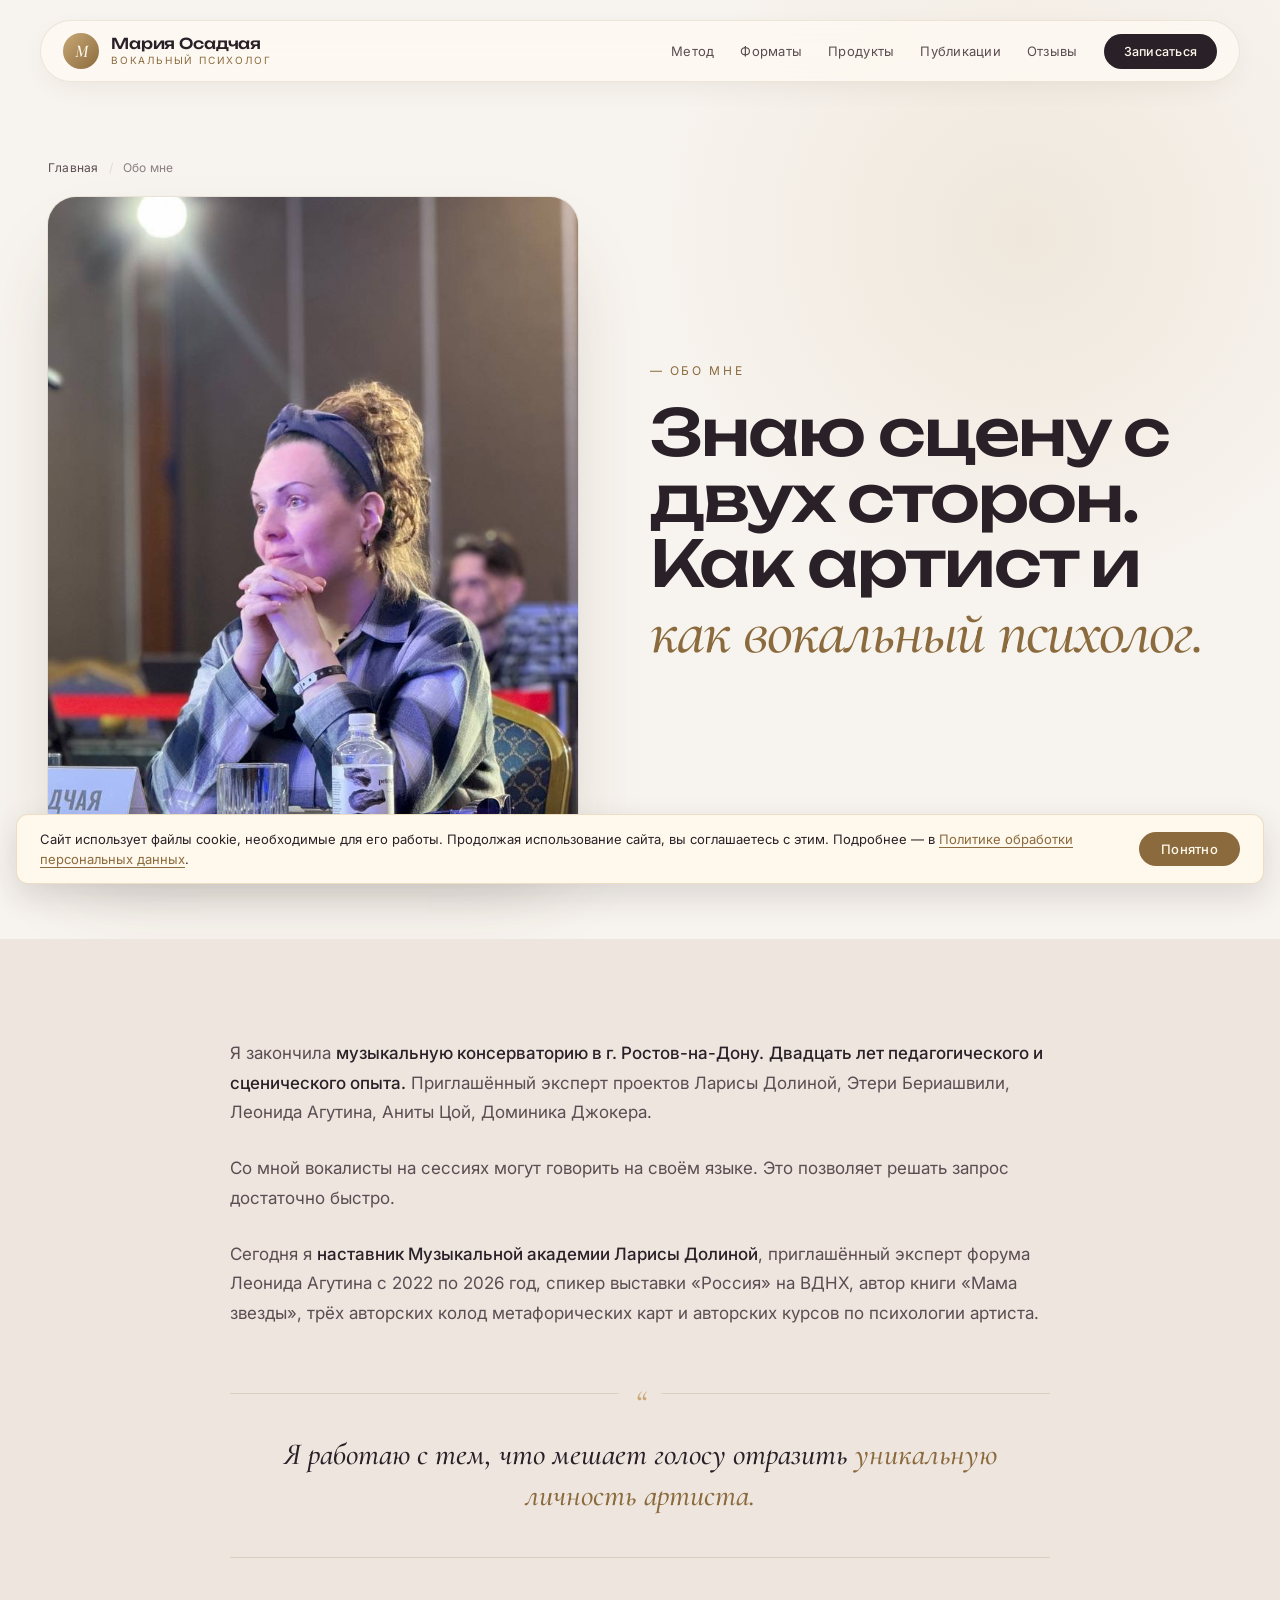
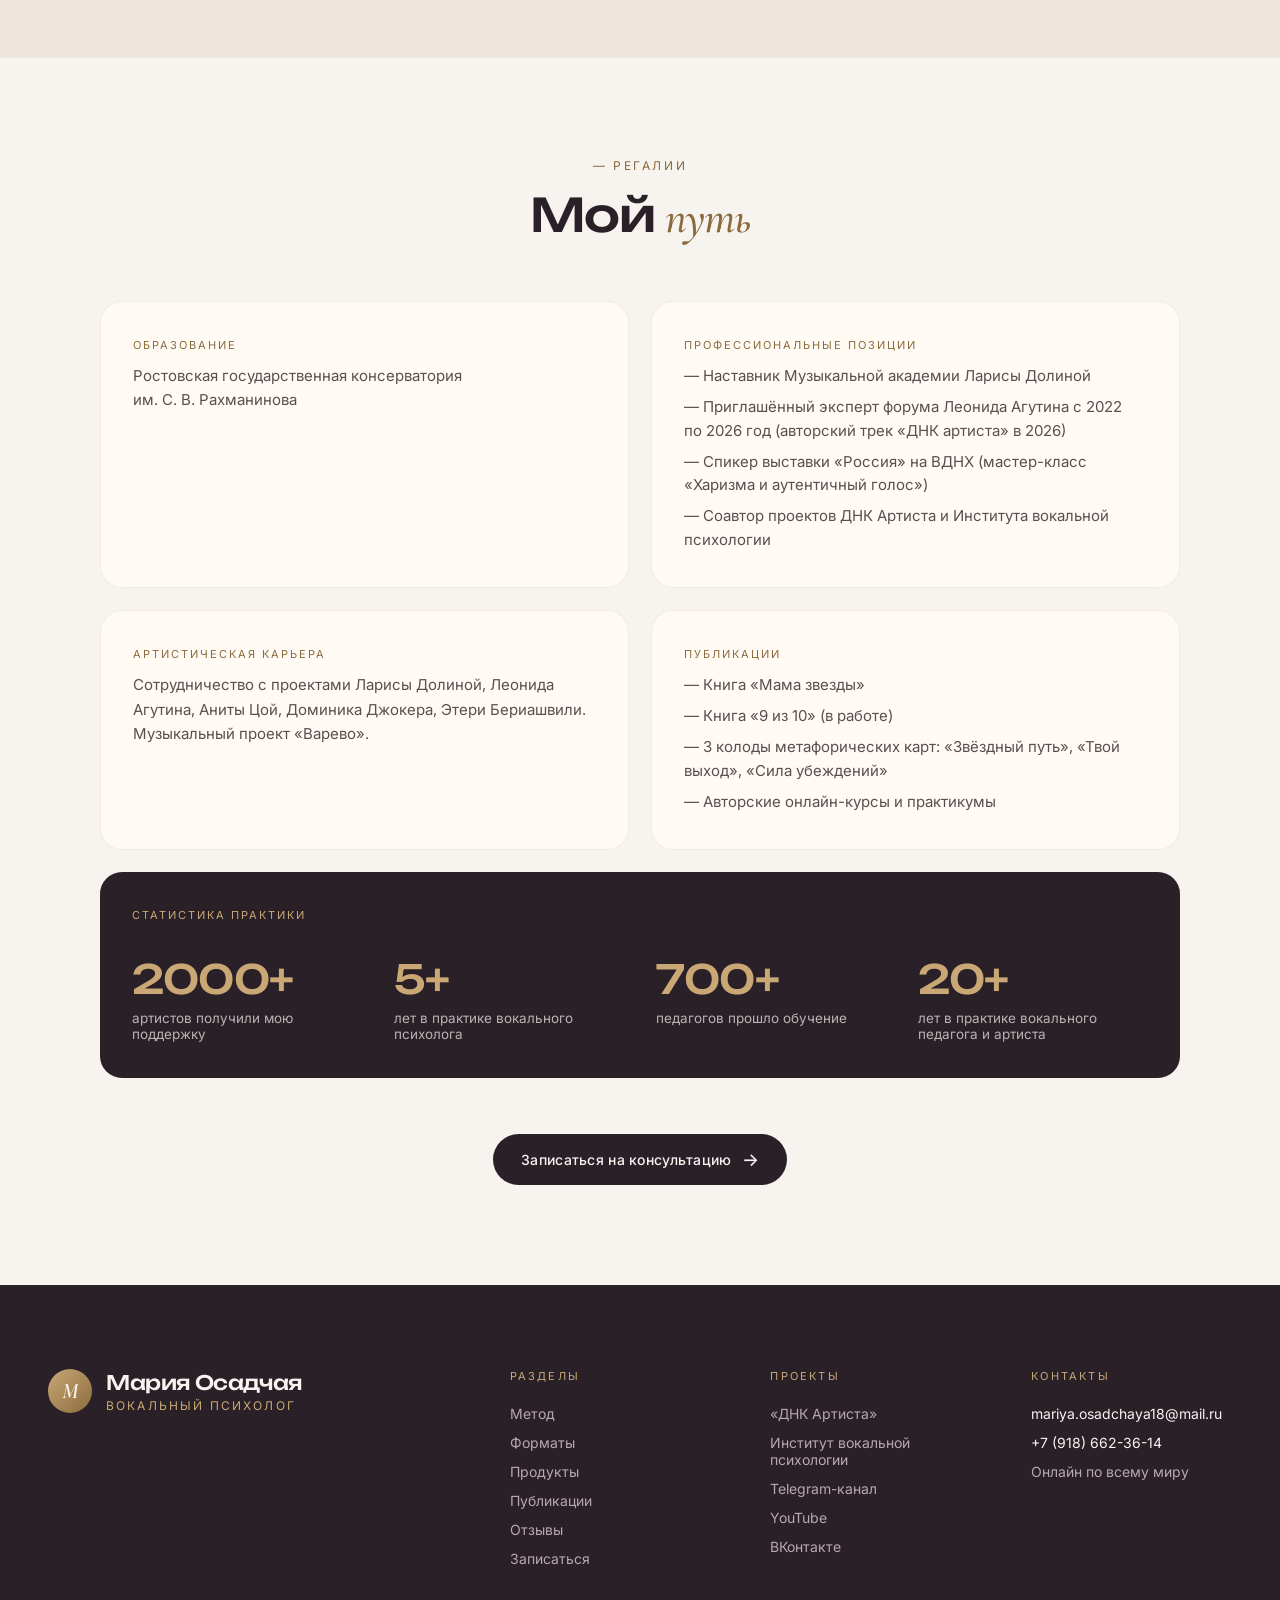
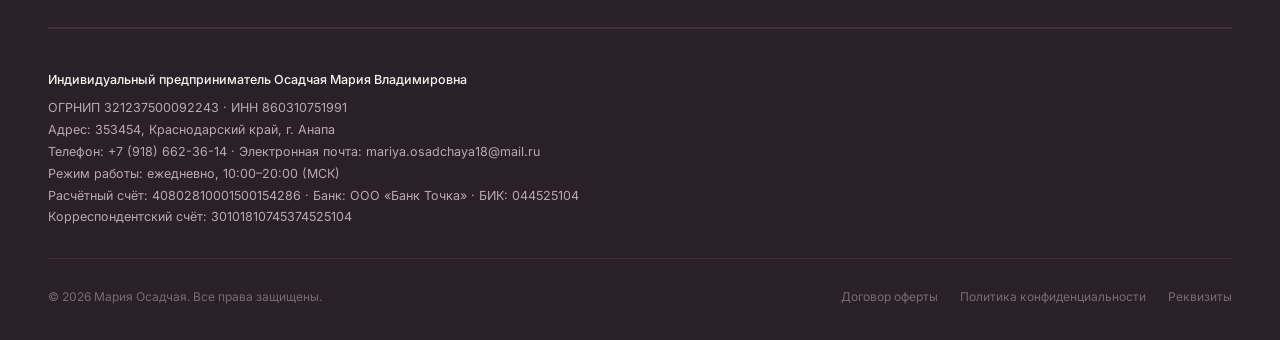
<file: about.html>
<!DOCTYPE html>
<html lang="ru">
<head>
<meta charset="utf-8">
<meta name="viewport" content="width=device-width, initial-scale=1">
<title>Обо мне — Мария Осадчая</title>
<meta name="description" content="Мария Осадчая — вокальный психолог. 20 лет на сцене, 20 лет преподавания, психологическое образование. Наставник Академии Ларисы Долиной.">
<link rel="canonical" href="https://maryos.ru/about.html">
<link rel="icon" type="image/svg+xml" href="/favicon.svg">
<meta name="theme-color" content="#F7F1E6">
<meta property="og:type" content="profile">
<meta property="og:url" content="https://maryos.ru/about.html">
<meta property="og:title" content="Обо мне — Мария Осадчая, вокальный психолог">
<meta property="og:description" content="Знаю сцену с двух сторон. Как артист и как вокальный психолог. Двадцать лет педагогического и сценического опыта.">
<meta property="og:image" content="https://maryos.ru/assets/og-image.jpg">
<meta property="og:locale" content="ru_RU">
<meta property="og:site_name" content="Мария Осадчая">
<meta name="twitter:card" content="summary_large_image">
<meta name="twitter:title" content="Обо мне — Мария Осадчая, вокальный психолог">
<meta name="twitter:description" content="Знаю сцену с двух сторон. Как артист и как вокальный психолог.">
<meta name="twitter:image" content="https://maryos.ru/assets/og-image.jpg">
<link rel="preconnect" href="https://fonts.googleapis.com">
<link rel="preconnect" href="https://fonts.gstatic.com" crossorigin>
<link href="https://fonts.googleapis.com/css2?family=Unbounded:wght@300;400;500;600;700&family=Cormorant+Garamond:ital,wght@0,400;0,500;0,600;1,400;1,500&family=Inter:wght@300;400;500;600;700&display=swap" rel="stylesheet">
<link rel="stylesheet" href="css/site.css">
</head>
<body>

  <!-- NAV -->
  <nav class="nav" id="site-nav">
    <div class="nav__inner">
      <a href="index.html#top" class="nav__logo">
        <div class="nav__logo-mark">М</div>
        <div class="nav__logo-text">
          <div class="nav__logo-name">Мария&nbsp;Осадчая</div>
          <div class="nav__logo-role">вокальный психолог</div>
        </div>
      </a>
      <button class="nav__burger" type="button" aria-label="Открыть меню" aria-expanded="false" aria-controls="nav-menu"><span></span></button>
      <div class="nav__links" id="nav-menu">
        <a href="method.html">Метод</a>
        <a href="formats.html">Форматы</a>
        <a href="products.html">Продукты</a>
        <a href="publications.html">Публикации</a>
        <a href="reviews.html">Отзывы</a>
        <a href="formats.html" class="nav__cta">Записаться</a>
      </div>
    </div>
  </nav>

  <!-- HERO -->
  <section class="page-hero">
    <div class="page-hero__inner">
      <div class="breadcrumbs">
        <a href="index.html">Главная</a>
        <span class="breadcrumbs__sep">/</span>
        <span>Обо мне</span>
      </div>
      <div style="display: grid; grid-template-columns: 1fr 1.1fr; gap: 72px; align-items: center;">
        <div style="position: relative; aspect-ratio: 4 / 5; border-radius: 28px; overflow: hidden; background: var(--bg-warm-2); box-shadow: 0 40px 80px -30px rgba(74, 60, 38, 0.28), 0 0 0 1px var(--border-soft);">
          <img src="assets/maria-about.jpg" alt="Мария Осадчая" style="width: 100%; height: 100%; object-fit: cover; object-position: center 20%; display: block;">
        </div>
        <div class="reveal">
          <div class="page-hero__eyebrow">— Обо мне</div>
          <h1 class="page-hero__title" style="text-wrap: balance;">Знаю сцену с двух сторон. Как артист и <em>как вокальный психолог.</em></h1>
        </div>
      </div>
    </div>
  </section>

  <!-- BIO -->
  <section class="section section--warm">
    <div class="section__inner" style="max-width: 820px;">
      <div style="display: flex; flex-direction: column; gap: 26px; font-size: 17px; line-height: 1.75; color: var(--text-soft);">
        <p style="margin: 0;">Я закончила <strong style="color: var(--text); font-weight: 500;">музыкальную консерваторию в&nbsp;г.&nbsp;Ростов-на-Дону.</strong> <strong style="color: var(--text); font-weight: 500;">Двадцать лет педагогического и сценического опыта.</strong> Приглашённый эксперт проектов Ларисы Долиной, Этери Бериашвили, Леонида Агутина, Аниты Цой, Доминика Джокера.</p>

        <p style="margin: 0;">Со мной вокалисты на сессиях могут говорить на своём языке. Это позволяет решать запрос достаточно быстро.</p>

        <p style="margin: 0;">Сегодня я <strong style="color: var(--text); font-weight: 500;">наставник Музыкальной академии Ларисы Долиной</strong>, приглашённый эксперт форума Леонида Агутина с&nbsp;2022 по&nbsp;2026&nbsp;год, спикер выставки «Россия» на ВДНХ, автор книги «Мама звезды», трёх авторских колод метафорических карт и авторских курсов по психологии артиста.</p>
      </div>

      <blockquote class="serif" style="font-family: var(--font-italic); font-style: italic; font-size: clamp(1.4rem, 2.4vw, 2rem); line-height: 1.35; font-weight: 500; color: var(--text); margin: 64px 0 0; padding: 40px 32px; border-top: 1px solid var(--border); border-bottom: 1px solid var(--border); text-align: center; position: relative;">
        <span aria-hidden="true" style="position: absolute; top: -8px; left: 50%; transform: translateX(-50%); background: var(--bg-warm); padding: 0 16px; color: var(--accent-soft); font-size: 34px; line-height: 1;">“</span>
        Я работаю с тем, что мешает голосу отразить <em style="color: var(--accent-deep);">уникальную личность артиста.</em>
      </blockquote>
    </div>
  </section>

  <!-- CREDENTIALS -->
  <section class="section section--cream">
    <div class="section__inner">
      <div class="section__head">
        <div class="section__eyebrow">— Регалии</div>
        <h2 class="section__title">Мой <em>путь</em></h2>
      </div>

      <div style="display: grid; grid-template-columns: repeat(2, 1fr); gap: 22px; max-width: 1080px; margin: 0 auto;">
        <div class="card">
          <div class="card__eyebrow">Образование</div>
          <div style="font-size: 15px; line-height: 1.6; color: var(--text-soft);">Ростовская государственная консерватория им.&nbsp;С.&nbsp;В.&nbsp;Рахманинова</div>
        </div>
        <div class="card">
          <div class="card__eyebrow">Профессиональные позиции</div>
          <ul style="margin: 0; padding: 0; list-style: none; display: flex; flex-direction: column; gap: 8px; font-size: 15px; line-height: 1.55; color: var(--text-soft);">
            <li>— Наставник Музыкальной академии Ларисы Долиной</li>
            <li>— Приглашённый эксперт форума Леонида Агутина с&nbsp;2022 по&nbsp;2026&nbsp;год (авторский трек «ДНК артиста» в&nbsp;2026)</li>
            <li>— Спикер выставки «Россия» на ВДНХ (мастер-класс «Харизма и аутентичный голос»)</li>
            <li>— Соавтор проектов ДНК Артиста и Института вокальной психологии</li>
          </ul>
        </div>
        <div class="card">
          <div class="card__eyebrow">Артистическая карьера</div>
          <div style="font-size: 15px; line-height: 1.65; color: var(--text-soft);">Сотрудничество с проектами Ларисы Долиной, Леонида Агутина, Аниты Цой, Доминика Джокера, Этери Бериашвили. Музыкальный проект «Варево».</div>
        </div>
        <div class="card">
          <div class="card__eyebrow">Публикации</div>
          <ul style="margin: 0; padding: 0; list-style: none; display: flex; flex-direction: column; gap: 8px; font-size: 15px; line-height: 1.55; color: var(--text-soft);">
            <li>— Книга «Мама звезды»</li>
            <li>— Книга «9 из 10» (в работе)</li>
            <li>— 3 колоды метафорических карт: «Звёздный путь», «Твой выход», «Сила убеждений»</li>
            <li>— Авторские онлайн-курсы и практикумы</li>
          </ul>
        </div>
        <div class="card" style="grid-column: span 2; background: var(--text); color: #F7F3EE; border: none;">
          <div class="card__eyebrow" style="color: var(--accent-soft);">Статистика практики</div>
          <div style="display: grid; grid-template-columns: repeat(auto-fit, minmax(160px, 1fr)); gap: 32px; margin-top: 20px;">
            <div>
              <div class="display" style="font-size: 40px; font-weight: 500; color: var(--accent-soft); letter-spacing: -0.02em;">2000+</div>
              <div style="font-size: 13.5px; color: rgba(247, 243, 238, 0.7); margin-top: 6px;">артистов получили мою поддержку</div>
            </div>
            <div>
              <div class="display" style="font-size: 40px; font-weight: 500; color: var(--accent-soft); letter-spacing: -0.02em;">5+</div>
              <div style="font-size: 13.5px; color: rgba(247, 243, 238, 0.7); margin-top: 6px;">лет в практике вокального психолога</div>
            </div>
            <div>
              <div class="display" style="font-size: 40px; font-weight: 500; color: var(--accent-soft); letter-spacing: -0.02em;">700+</div>
              <div style="font-size: 13.5px; color: rgba(247, 243, 238, 0.7); margin-top: 6px;">педагогов прошло обучение</div>
            </div>
            <div>
              <div class="display" style="font-size: 40px; font-weight: 500; color: var(--accent-soft); letter-spacing: -0.02em;">20+</div>
              <div style="font-size: 13.5px; color: rgba(247, 243, 238, 0.7); margin-top: 6px;">лет в практике вокального педагога и артиста</div>
            </div>
          </div>
        </div>
      </div>

      <div style="text-align: center; margin-top: 56px;">
        <a href="index.html#booking" class="btn">Записаться на консультацию <span style="font-size: 18px;">→</span></a>
      </div>
    </div>
  </section>

  <!-- FOOTER -->
  <footer style="background: #2A2028; color: #B8A8B0; padding: 84px 48px 36px;">
    <div style="max-width: 1200px; margin: 0 auto;">
      <div style="display: grid; grid-template-columns: 2fr 1fr 1fr 1fr; gap: 60px; padding-bottom: 60px; border-bottom: 1px solid rgba(201, 168, 118, 0.15);">
        <div>
          <div style="display: flex; align-items: center; gap: 14px; margin-bottom: 24px;">
            <div style="width: 44px; height: 44px; border-radius: 50%; background: linear-gradient(135deg, #C9A876, #8B6B3D); display: flex; align-items: center; justify-content: center; color: #FFF8EC; font-family: 'Cormorant Garamond', serif; font-weight: 600; font-size: 22px; font-style: italic;">М</div>
            <div>
              <div class="display" style="font-size: 20px; font-weight: 500; color: #F7F3EE;">Мария Осадчая</div>
              <div style="font-size: 12px; color: #C9A876; letter-spacing: 0.18em; text-transform: uppercase; margin-top: 3px;">Вокальный психолог</div>
            </div>
          </div>
        </div>
        <div>
          <div style="font-size: 11px; letter-spacing: 0.2em; text-transform: uppercase; color: #C9A876; margin-bottom: 22px;">Разделы</div>
          <div style="display: flex; flex-direction: column; gap: 12px; font-size: 14px;">
            <a href="method.html">Метод</a>
            <a href="formats.html">Форматы</a>
            <a href="products.html">Продукты</a>
            <a href="publications.html">Публикации</a>
            <a href="reviews.html">Отзывы</a>
            <a href="index.html#booking">Записаться</a>
          </div>
        </div>
        <div>
          <div style="font-size: 11px; letter-spacing: 0.2em; text-transform: uppercase; color: #C9A876; margin-bottom: 22px;">Проекты</div>
          <div style="display: flex; flex-direction: column; gap: 12px; font-size: 14px;">
            <a href="https://vk.ru/dnkartista" target="_blank" rel="noopener">«ДНК&nbsp;Артиста»</a>
            <a href="https://vk.ru/club237344747" target="_blank" rel="noopener">Институт вокальной психологии</a>
            <a href="https://t.me/+5zpVaCHj5Zg5NTgy" target="_blank" rel="noopener">Telegram-канал</a>
            <a href="https://youtube.com/channel/UCYDgiR6EZ0540WANYf_lvdw" target="_blank" rel="noopener">YouTube</a>
            <a href="https://vk.ru/club237353143" target="_blank" rel="noopener">ВКонтакте</a>
          </div>
        </div>
        <div>
          <div style="font-size: 11px; letter-spacing: 0.2em; text-transform: uppercase; color: #C9A876; margin-bottom: 22px;">Контакты</div>
          <div style="display: flex; flex-direction: column; gap: 12px; font-size: 14px;">
            <a href="mailto:mariya.osadchaya18@mail.ru" style="color: #F7F3EE;">mariya.osadchaya18@mail.ru</a>
            <a href="tel:+79186623614" style="color: #F7F3EE;">+7&nbsp;(918)&nbsp;662-36-14</a>
            <span>Онлайн по всему миру</span>
          </div>
        </div>
      </div>
      <div style="padding-top: 40px; font-size: 12.5px; line-height: 1.75; color: #B8A8B0; border-top: 1px solid rgba(201, 168, 118, 0.1);">
        <div style="color: #F7F3EE; font-weight: 500; margin-bottom: 6px;">Индивидуальный предприниматель Осадчая Мария Владимировна</div>
        ОГРНИП&nbsp;321237500092243 · ИНН&nbsp;860310751991<br>
        Адрес: 353454, Краснодарский край, г.&nbsp;Анапа<br>
        Телефон: <a href="tel:+79186623614" style="color: #B8A8B0;">+7&nbsp;(918)&nbsp;662-36-14</a> · Электронная почта: <a href="mailto:mariya.osadchaya18@mail.ru" style="color: #B8A8B0;">mariya.osadchaya18@mail.ru</a><br>
        Режим работы: ежедневно, 10:00–20:00 (МСК)<br>
        Расчётный счёт: 40802810001500154286 · Банк: ООО&nbsp;«Банк&nbsp;Точка» · БИК: 044525104<br>
        Корреспондентский счёт: 30101810745374525104
      </div>
      <div style="padding-top: 30px; margin-top: 30px; border-top: 1px solid rgba(201, 168, 118, 0.1); display: flex; justify-content: space-between; gap: 24px; font-size: 12px; color: #7A6A70; flex-wrap: wrap;">
        <div>© 2026 Мария Осадчая. Все права защищены.</div>
        <div style="display: flex; gap: 22px; flex-wrap: wrap;">
          <a href="/oferta.html">Договор оферты</a>
          <a href="/privacy.html">Политика конфиденциальности</a>
          <a href="/requisites.html">Реквизиты</a>
        </div>
      </div>
    </div>
  </footer>

  <script>
    (function(){
      var nav = document.getElementById('site-nav');
      if (!nav) return;
      var onScroll = function(){
        if (window.scrollY > 40) nav.classList.add('nav--scrolled');
        else nav.classList.remove('nav--scrolled');
      };
      window.addEventListener('scroll', onScroll, { passive: true });
      onScroll();
    })();
  </script>

  <!-- Cookie notice — простая полоса. При подключении аналитики (напр. Яндекс.Метрика) заменить на баннер с кнопками «Принять» / «Отклонить», а скрипты аналитики подключать только после нажатия «Принять». -->
  <div id="cookie-notice" class="cookie-notice" hidden>
    <div class="cookie-notice__inner">
      <p>Сайт использует файлы cookie, необходимые для его работы. Продолжая использование сайта, вы соглашаетесь с этим. Подробнее — в <a href="/privacy.html">Политике обработки персональных данных</a>.</p>
      <button type="button" id="cookie-notice-btn" class="cookie-notice__btn">Понятно</button>
    </div>
  </div>
  <script>
    (function(){
      var KEY = 'cookieNoticeAccepted';
      var el = document.getElementById('cookie-notice');
      if (!el) return;
      var accepted = false;
      try { accepted = localStorage.getItem(KEY) === '1'; } catch (e) {}
      if (accepted) return;
      el.hidden = false;
      var btn = document.getElementById('cookie-notice-btn');
      if (!btn) return;
      btn.addEventListener('click', function(){
        try { localStorage.setItem(KEY, '1'); } catch (e) {}
        el.hidden = true;
      });
    })();
  </script>

  <script>
    (function(){
      var nav = document.getElementById('site-nav');
      if (!nav) return;
      var burger = nav.querySelector('.nav__burger');
      var menu = nav.querySelector('.nav__links');
      if (!burger || !menu) return;
      var close = function(){ nav.classList.remove('is-open'); burger.setAttribute('aria-expanded', 'false'); };
      var open  = function(){ nav.classList.add('is-open'); burger.setAttribute('aria-expanded', 'true'); };
      burger.addEventListener('click', function(ev){
        ev.stopPropagation();
        if (nav.classList.contains('is-open')) close(); else open();
      });
      menu.addEventListener('click', function(ev){
        var t = ev.target;
        while (t && t !== menu) { if (t.tagName === 'A') { close(); break; } t = t.parentNode; }
      });
      document.addEventListener('click', function(ev){
        if (!nav.classList.contains('is-open')) return;
        if (nav.contains(ev.target)) return;
        close();
      });
      document.addEventListener('keydown', function(ev){ if (ev.key === 'Escape') close(); });
    })();
  </script>
</body>
</html>
</file>
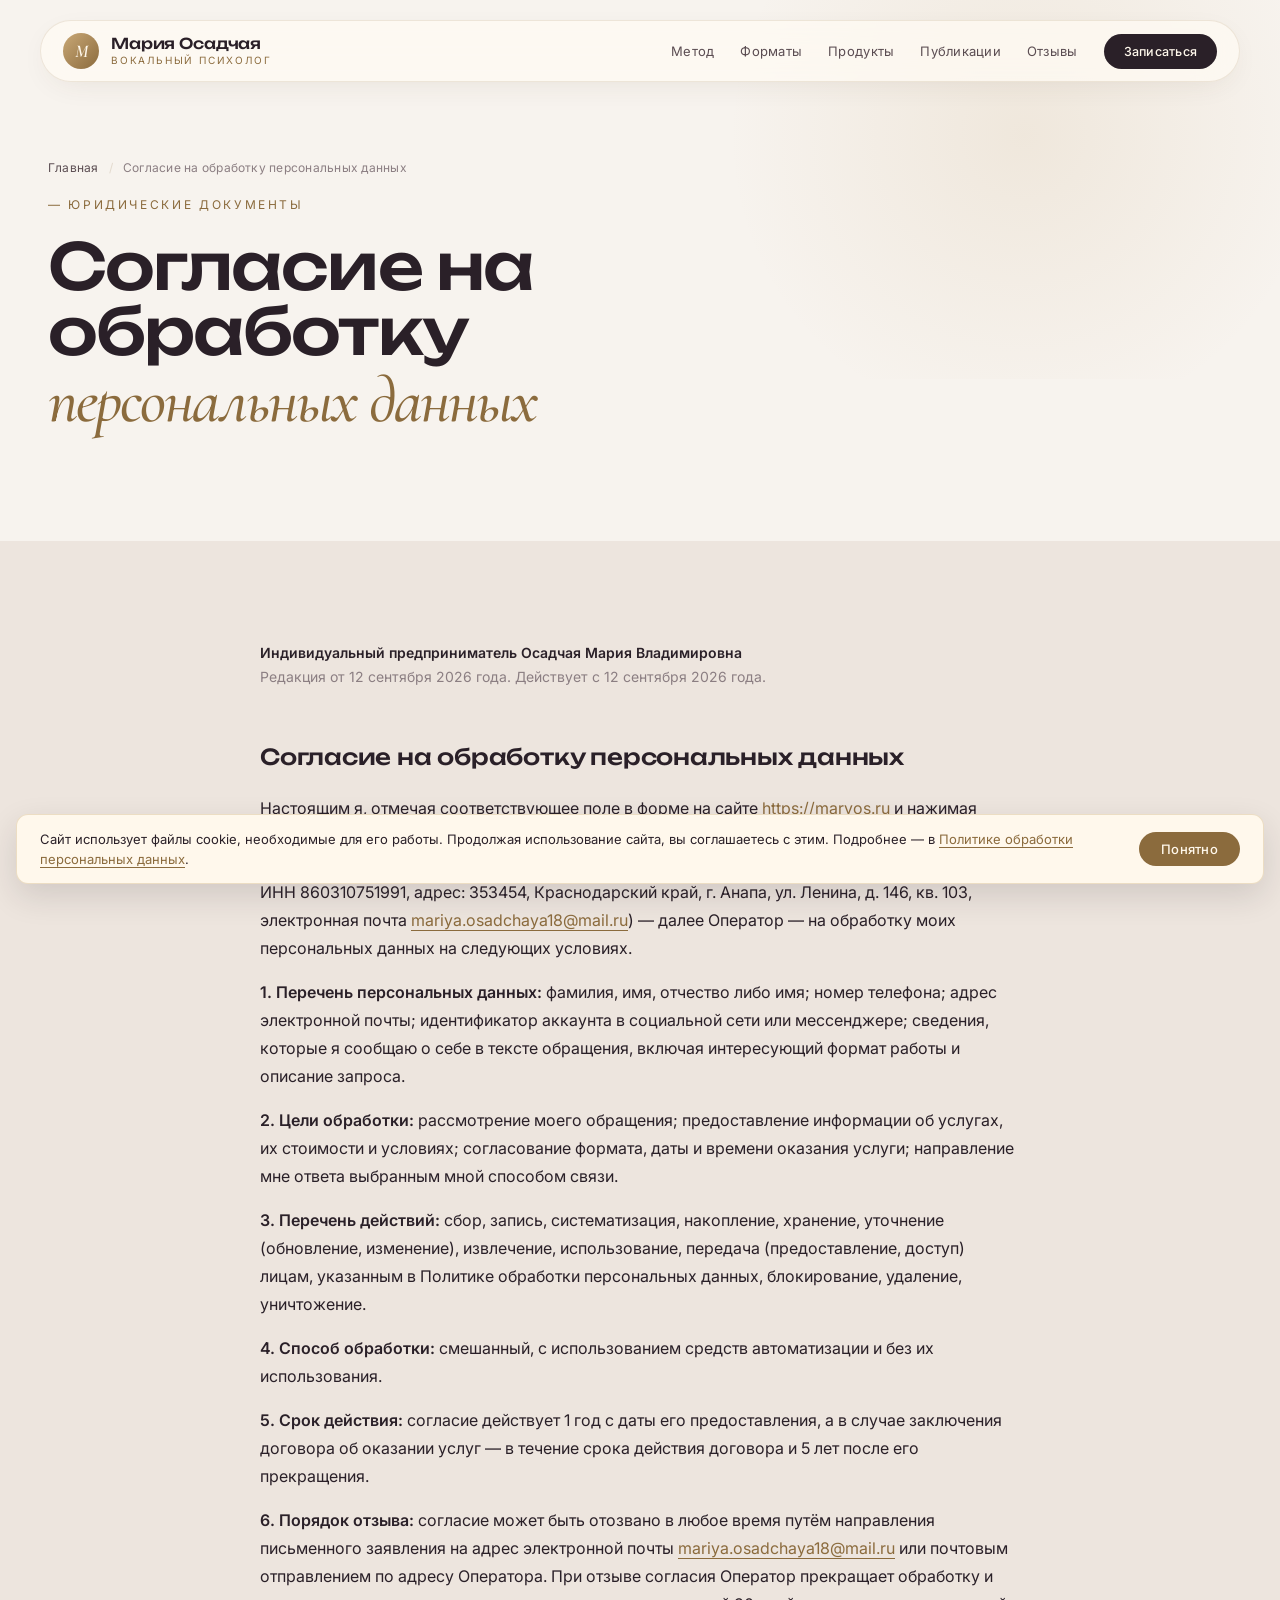
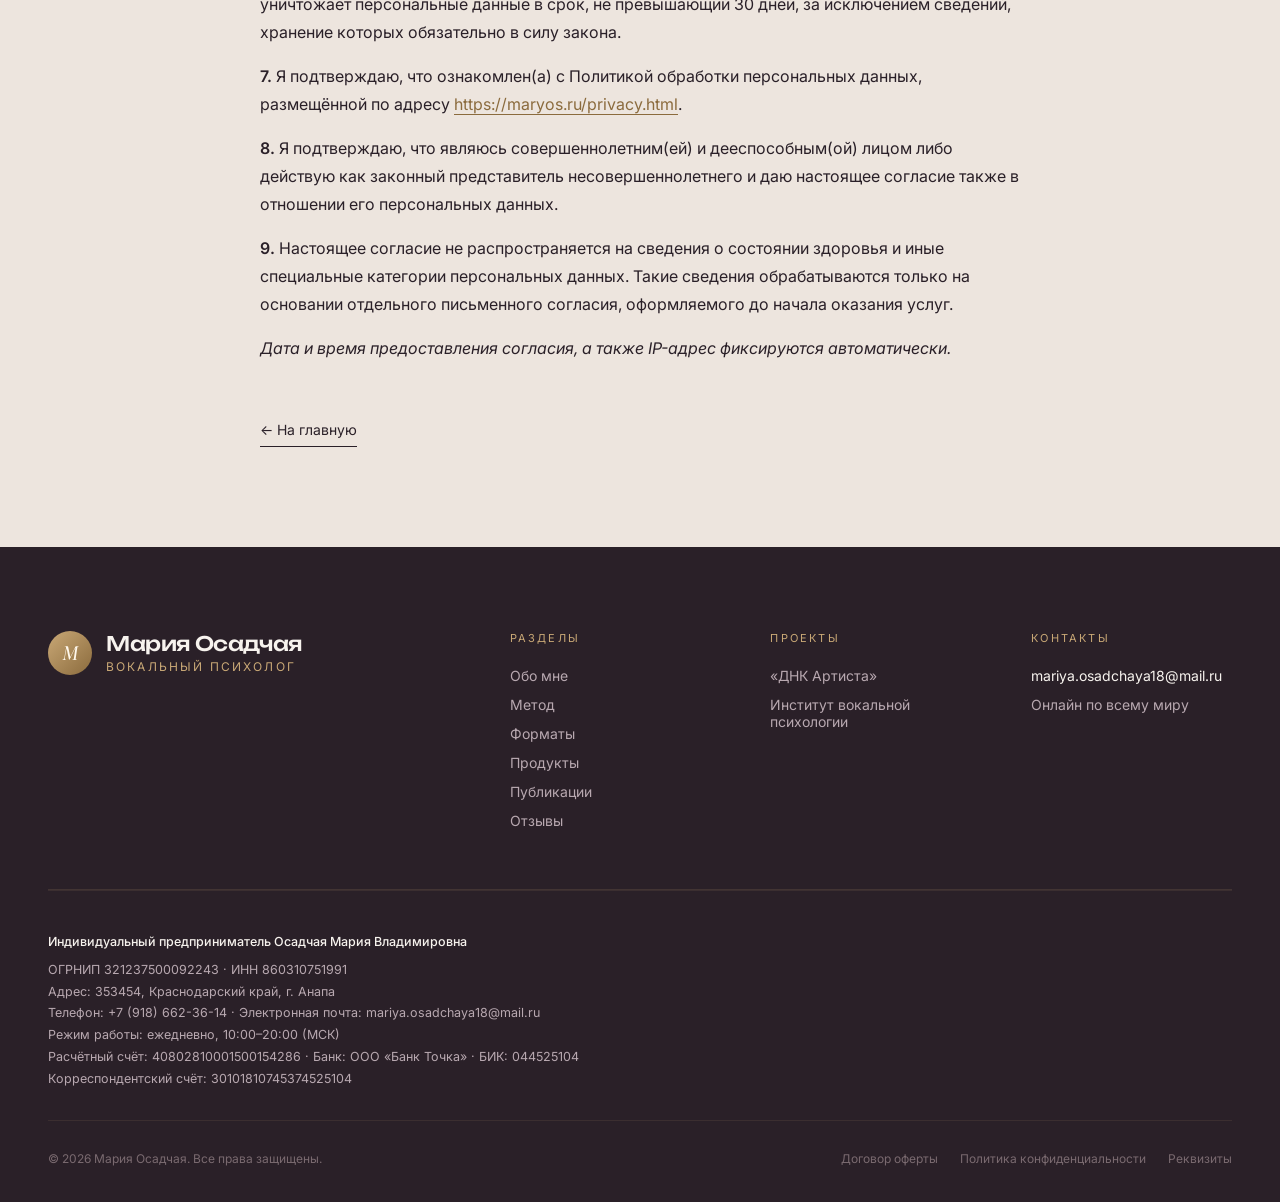
<file: consent.html>
<!DOCTYPE html>
<html lang="ru">
<head>
<meta charset="utf-8">
<meta name="viewport" content="width=device-width, initial-scale=1">
<title>Согласие на обработку персональных данных — Мария Осадчая</title>
<meta name="description" content="Текст согласия на обработку персональных данных, предоставляемого через сайт maryos.ru. Редакция от 12 сентября 2026 года.">
<meta name="robots" content="index, follow">
<link rel="canonical" href="https://maryos.ru/consent.html">
<link rel="icon" type="image/svg+xml" href="/favicon.svg">
<meta name="theme-color" content="#F7F1E6">
<meta property="og:type" content="article">
<meta property="og:url" content="https://maryos.ru/consent.html">
<meta property="og:title" content="Согласие на обработку персональных данных — Мария Осадчая">
<meta property="og:description" content="Текст согласия на обработку персональных данных, предоставляемого через сайт maryos.ru.">
<meta property="og:image" content="https://maryos.ru/assets/og-image.jpg">
<meta property="og:locale" content="ru_RU">
<meta property="og:site_name" content="Мария Осадчая">
<meta name="twitter:card" content="summary_large_image">
<meta name="twitter:title" content="Согласие на обработку персональных данных — Мария Осадчая">
<meta name="twitter:description" content="Текст согласия на обработку персональных данных, предоставляемого через сайт maryos.ru.">
<meta name="twitter:image" content="https://maryos.ru/assets/og-image.jpg">
<link rel="preconnect" href="https://fonts.googleapis.com">
<link rel="preconnect" href="https://fonts.gstatic.com" crossorigin>
<link href="https://fonts.googleapis.com/css2?family=Unbounded:wght@300;400;500;600;700&family=Cormorant+Garamond:ital,wght@0,400;0,500;0,600;1,400;1,500&family=Inter:wght@300;400;500;600;700&display=swap" rel="stylesheet">
<link rel="stylesheet" href="css/site.css">
</head>
<body>

  <nav class="nav" id="site-nav">
    <div class="nav__inner">
      <a href="index.html#top" class="nav__logo">
        <div class="nav__logo-mark">М</div>
        <div class="nav__logo-text">
          <div class="nav__logo-name">Мария&nbsp;Осадчая</div>
          <div class="nav__logo-role">вокальный психолог</div>
        </div>
      </a>
      <button class="nav__burger" type="button" aria-label="Открыть меню" aria-expanded="false" aria-controls="nav-menu"><span></span></button>
      <div class="nav__links" id="nav-menu">
        <a href="method.html">Метод</a>
        <a href="formats.html">Форматы</a>
        <a href="products.html">Продукты</a>
        <a href="publications.html">Публикации</a>
        <a href="reviews.html">Отзывы</a>
        <a href="formats.html" class="nav__cta">Записаться</a>
      </div>
    </div>
  </nav>

  <section class="page-hero">
    <div class="page-hero__inner">
      <div class="breadcrumbs">
        <a href="index.html">Главная</a>
        <span class="breadcrumbs__sep">/</span>
        <span>Согласие на обработку персональных данных</span>
      </div>
      <div class="reveal">
        <div class="page-hero__eyebrow">— Юридические документы</div>
        <h1 class="page-hero__title">Согласие на обработку <em>персональных&nbsp;данных</em></h1>
      </div>
    </div>
  </section>

  <section class="section section--warm">
    <div class="section__inner">
      <div class="legal">
        <p class="legal__meta"><strong>Индивидуальный предприниматель Осадчая Мария Владимировна</strong><br>Редакция от 12&nbsp;сентября 2026&nbsp;года. Действует с 12&nbsp;сентября 2026&nbsp;года.</p>

        <h2>Согласие на обработку персональных данных</h2>

        <p>Настоящим я, отмечая соответствующее поле в форме на сайте <a href="https://maryos.ru">https://maryos.ru</a> и нажимая кнопку отправки, свободно, своей волей и в своём интересе даю согласие Индивидуальному предпринимателю <strong>Осадчей Марии Владимировне</strong> (ОГРНИП&nbsp;321237500092243, ИНН&nbsp;860310751991, адрес: 353454, Краснодарский край, г.&nbsp;Анапа, ул.&nbsp;Ленина, д.&nbsp;146, кв.&nbsp;103, электронная почта <a href="mailto:mariya.osadchaya18@mail.ru">mariya.osadchaya18@mail.ru</a>) — далее Оператор — на обработку моих персональных данных на следующих условиях.</p>

        <p><strong>1. Перечень персональных данных:</strong> фамилия, имя, отчество либо имя; номер телефона; адрес электронной почты; идентификатор аккаунта в социальной сети или мессенджере; сведения, которые я сообщаю о себе в тексте обращения, включая интересующий формат работы и описание запроса.</p>

        <p><strong>2. Цели обработки:</strong> рассмотрение моего обращения; предоставление информации об услугах, их стоимости и условиях; согласование формата, даты и времени оказания услуги; направление мне ответа выбранным мной способом связи.</p>

        <p><strong>3. Перечень действий:</strong> сбор, запись, систематизация, накопление, хранение, уточнение (обновление, изменение), извлечение, использование, передача (предоставление, доступ) лицам, указанным в Политике обработки персональных данных, блокирование, удаление, уничтожение.</p>

        <p><strong>4. Способ обработки:</strong> смешанный, с использованием средств автоматизации и без их использования.</p>

        <p><strong>5. Срок действия:</strong> согласие действует 1&nbsp;год с даты его предоставления, а в случае заключения договора об оказании услуг — в течение срока действия договора и 5&nbsp;лет после его прекращения.</p>

        <p><strong>6. Порядок отзыва:</strong> согласие может быть отозвано в любое время путём направления письменного заявления на адрес электронной почты <a href="mailto:mariya.osadchaya18@mail.ru">mariya.osadchaya18@mail.ru</a> или почтовым отправлением по адресу Оператора. При отзыве согласия Оператор прекращает обработку и уничтожает персональные данные в срок, не превышающий 30&nbsp;дней, за исключением сведений, хранение которых обязательно в силу закона.</p>

        <p><strong>7.</strong> Я подтверждаю, что ознакомлен(а) с Политикой обработки персональных данных, размещённой по адресу <a href="https://maryos.ru/privacy.html">https://maryos.ru/privacy.html</a>.</p>

        <p><strong>8.</strong> Я подтверждаю, что являюсь совершеннолетним(ей) и дееспособным(ой) лицом либо действую как законный представитель несовершеннолетнего и даю настоящее согласие также в отношении его персональных данных.</p>

        <p><strong>9.</strong> Настоящее согласие не распространяется на сведения о состоянии здоровья и иные специальные категории персональных данных. Такие сведения обрабатываются только на основании отдельного письменного согласия, оформляемого до начала оказания услуг.</p>

        <p><em>Дата и время предоставления согласия, а также IP-адрес фиксируются автоматически.</em></p>

        <a href="index.html" class="legal__back">← На главную</a>
      </div>
    </div>
  </section>

  <footer style="background: #2A2028; color: #B8A8B0; padding: 84px 48px 36px;">
    <div style="max-width: 1200px; margin: 0 auto;">
      <div style="display: grid; grid-template-columns: 2fr 1fr 1fr 1fr; gap: 60px; padding-bottom: 60px; border-bottom: 1px solid rgba(201, 168, 118, 0.15);">
        <div>
          <div style="display: flex; align-items: center; gap: 14px; margin-bottom: 24px;">
            <div style="width: 44px; height: 44px; border-radius: 50%; background: linear-gradient(135deg, #C9A876, #8B6B3D); display: flex; align-items: center; justify-content: center; color: #FFF8EC; font-family: 'Cormorant Garamond', serif; font-weight: 600; font-size: 22px; font-style: italic;">М</div>
            <div>
              <div class="display" style="font-size: 20px; font-weight: 500; color: #F7F3EE;">Мария Осадчая</div>
              <div style="font-size: 12px; color: #C9A876; letter-spacing: 0.18em; text-transform: uppercase; margin-top: 3px;">Вокальный психолог</div>
            </div>
          </div>
        </div>
        <div>
          <div style="font-size: 11px; letter-spacing: 0.2em; text-transform: uppercase; color: #C9A876; margin-bottom: 22px;">Разделы</div>
          <div style="display: flex; flex-direction: column; gap: 12px; font-size: 14px;">
            <a href="about.html">Обо мне</a>
            <a href="method.html">Метод</a>
            <a href="formats.html">Форматы</a>
            <a href="products.html">Продукты</a>
            <a href="publications.html">Публикации</a>
            <a href="reviews.html">Отзывы</a>
          </div>
        </div>
        <div>
          <div style="font-size: 11px; letter-spacing: 0.2em; text-transform: uppercase; color: #C9A876; margin-bottom: 22px;">Проекты</div>
          <div style="display: flex; flex-direction: column; gap: 12px; font-size: 14px;">
            <a href="https://vk.ru/dnkartista" target="_blank" rel="noopener">«ДНК&nbsp;Артиста»</a>
            <a href="https://vk.ru/club237344747" target="_blank" rel="noopener">Институт вокальной психологии</a>
          </div>
        </div>
        <div>
          <div style="font-size: 11px; letter-spacing: 0.2em; text-transform: uppercase; color: #C9A876; margin-bottom: 22px;">Контакты</div>
          <div style="display: flex; flex-direction: column; gap: 12px; font-size: 14px;">
            <a href="mailto:mariya.osadchaya18@mail.ru" style="color: #F7F3EE;">mariya.osadchaya18@mail.ru</a>
            <span>Онлайн по всему миру</span>
          </div>
        </div>
      </div>
      <div style="padding-top: 40px; font-size: 12.5px; line-height: 1.75; color: #B8A8B0; border-top: 1px solid rgba(201, 168, 118, 0.1);">
        <div style="color: #F7F3EE; font-weight: 500; margin-bottom: 6px;">Индивидуальный предприниматель Осадчая Мария Владимировна</div>
        ОГРНИП&nbsp;321237500092243 · ИНН&nbsp;860310751991<br>
        Адрес: 353454, Краснодарский край, г.&nbsp;Анапа<br>
        Телефон: <a href="tel:+79186623614" style="color: #B8A8B0;">+7&nbsp;(918)&nbsp;662-36-14</a> · Электронная почта: <a href="mailto:mariya.osadchaya18@mail.ru" style="color: #B8A8B0;">mariya.osadchaya18@mail.ru</a><br>
        Режим работы: ежедневно, 10:00–20:00 (МСК)<br>
        Расчётный счёт: 40802810001500154286 · Банк: ООО&nbsp;«Банк&nbsp;Точка» · БИК: 044525104<br>
        Корреспондентский счёт: 30101810745374525104
      </div>
      <div style="padding-top: 30px; margin-top: 30px; border-top: 1px solid rgba(201, 168, 118, 0.1); display: flex; justify-content: space-between; gap: 24px; font-size: 12px; color: #7A6A70; flex-wrap: wrap;">
        <div>© 2026 Мария Осадчая. Все права защищены.</div>
        <div style="display: flex; gap: 22px; flex-wrap: wrap;">
          <a href="/oferta.html">Договор оферты</a>
          <a href="/privacy.html">Политика конфиденциальности</a>
          <a href="/requisites.html">Реквизиты</a>
        </div>
      </div>
    </div>
  </footer>

  <script>
    (function(){
      var nav = document.getElementById('site-nav');
      if (!nav) return;
      var onScroll = function(){ if (window.scrollY > 40) nav.classList.add('nav--scrolled'); else nav.classList.remove('nav--scrolled'); };
      window.addEventListener('scroll', onScroll, { passive: true });
      onScroll();

      var burger = nav.querySelector('.nav__burger');
      var menu = nav.querySelector('.nav__links');
      if (burger && menu) {
        var close = function(){ nav.classList.remove('is-open'); burger.setAttribute('aria-expanded', 'false'); };
        var open  = function(){ nav.classList.add('is-open'); burger.setAttribute('aria-expanded', 'true'); };
        burger.addEventListener('click', function(){
          if (nav.classList.contains('is-open')) close(); else open();
        });
        // Close after tapping any link inside drawer
        menu.addEventListener('click', function(ev){
          var t = ev.target;
          while (t && t !== menu) { if (t.tagName === 'A') { close(); break; } t = t.parentNode; }
        });
        // Close on outside click
        document.addEventListener('click', function(ev){
          if (!nav.classList.contains('is-open')) return;
          if (nav.contains(ev.target)) return;
          close();
        });
        // Close on Esc
        document.addEventListener('keydown', function(ev){
          if (ev.key === 'Escape') close();
        });
      }
    })();
  </script>

  <!-- Cookie notice — простая полоса. При подключении аналитики (напр. Яндекс.Метрика) заменить на баннер с кнопками «Принять» / «Отклонить», а скрипты аналитики подключать только после нажатия «Принять». -->
  <div id="cookie-notice" class="cookie-notice" hidden>
    <div class="cookie-notice__inner">
      <p>Сайт использует файлы cookie, необходимые для его работы. Продолжая использование сайта, вы соглашаетесь с этим. Подробнее — в <a href="/privacy.html">Политике обработки персональных данных</a>.</p>
      <button type="button" id="cookie-notice-btn" class="cookie-notice__btn">Понятно</button>
    </div>
  </div>
  <script>
    (function(){
      var KEY = 'cookieNoticeAccepted';
      var el = document.getElementById('cookie-notice');
      if (!el) return;
      var accepted = false;
      try { accepted = localStorage.getItem(KEY) === '1'; } catch (e) {}
      if (accepted) return;
      el.hidden = false;
      var btn = document.getElementById('cookie-notice-btn');
      if (!btn) return;
      btn.addEventListener('click', function(){
        try { localStorage.setItem(KEY, '1'); } catch (e) {}
        el.hidden = true;
      });
    })();
  </script>
</body>
</html>
</file>
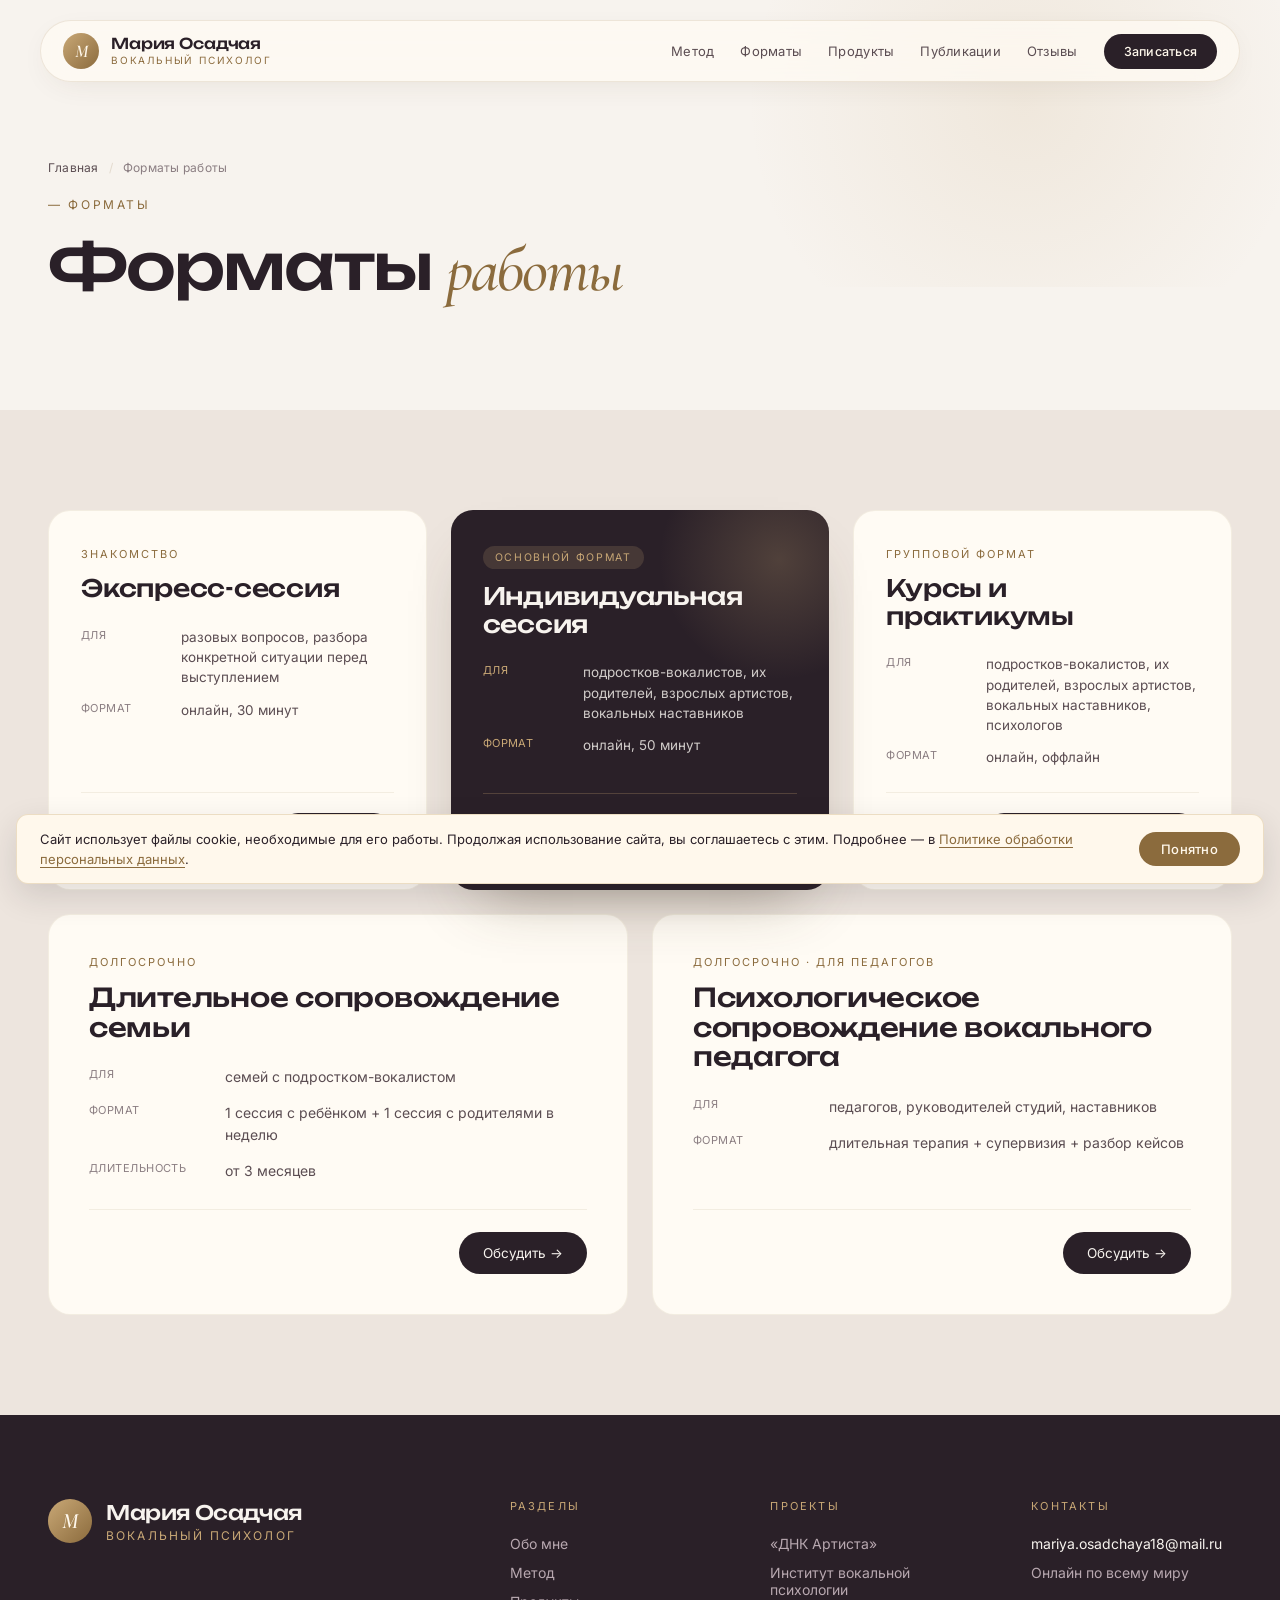
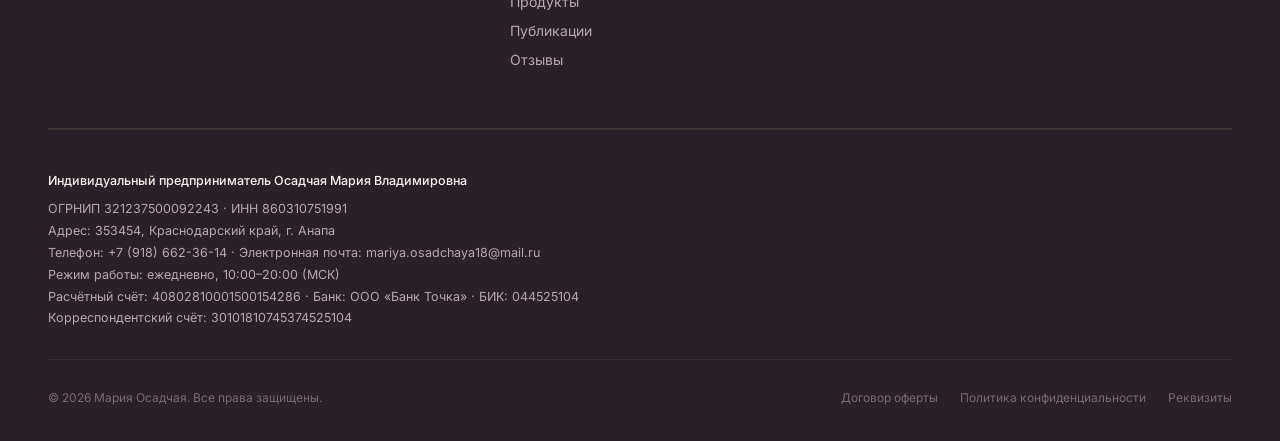
<file: formats.html>
<!DOCTYPE html>
<html lang="ru">
<head>
<meta charset="utf-8">
<meta name="viewport" content="width=device-width, initial-scale=1">
<title>Форматы работы — Мария Осадчая</title>
<meta name="description" content="Форматы работы с Марией Осадчей — экспресс-сессия, индивидуальная сессия, длительное сопровождение семьи, психологическое сопровождение педагога.">
<link rel="canonical" href="https://maryos.ru/formats.html">
<link rel="icon" type="image/svg+xml" href="/favicon.svg">
<meta name="theme-color" content="#F7F1E6">
<meta property="og:type" content="website">
<meta property="og:url" content="https://maryos.ru/formats.html">
<meta property="og:title" content="Форматы работы — Мария Осадчая">
<meta property="og:description" content="Экспресс-сессия, индивидуальная сессия, длительное сопровождение семьи, психологическое сопровождение педагога. Онлайн.">
<meta property="og:image" content="https://maryos.ru/assets/og-image.jpg">
<meta property="og:locale" content="ru_RU">
<meta property="og:site_name" content="Мария Осадчая">
<meta name="twitter:card" content="summary_large_image">
<meta name="twitter:title" content="Форматы работы — Мария Осадчая">
<meta name="twitter:description" content="Экспресс-сессия, индивидуальная сессия, длительное сопровождение семьи, педагогов.">
<meta name="twitter:image" content="https://maryos.ru/assets/og-image.jpg">
<link rel="preconnect" href="https://fonts.googleapis.com">
<link rel="preconnect" href="https://fonts.gstatic.com" crossorigin>
<link href="https://fonts.googleapis.com/css2?family=Unbounded:wght@300;400;500;600;700&family=Cormorant+Garamond:ital,wght@0,400;0,500;0,600;1,400;1,500&family=Inter:wght@300;400;500;600;700&display=swap" rel="stylesheet">
<link rel="stylesheet" href="css/site.css">
</head>
<body>

  <nav class="nav" id="site-nav">
    <div class="nav__inner">
      <a href="index.html#top" class="nav__logo">
        <div class="nav__logo-mark">М</div>
        <div class="nav__logo-text">
          <div class="nav__logo-name">Мария&nbsp;Осадчая</div>
          <div class="nav__logo-role">вокальный психолог</div>
        </div>
      </a>
      <button class="nav__burger" type="button" aria-label="Открыть меню" aria-expanded="false" aria-controls="nav-menu"><span></span></button>
      <div class="nav__links" id="nav-menu">
        <a href="method.html">Метод</a>
        <a href="formats.html">Форматы</a>
        <a href="products.html">Продукты</a>
        <a href="publications.html">Публикации</a>
        <a href="reviews.html">Отзывы</a>
        <a href="formats.html" class="nav__cta">Записаться</a>
      </div>
    </div>
  </nav>

  <section class="page-hero">
    <div class="page-hero__inner">
      <div class="breadcrumbs">
        <a href="index.html">Главная</a>
        <span class="breadcrumbs__sep">/</span>
        <span>Форматы работы</span>
      </div>
      <div class="reveal">
        <div class="page-hero__eyebrow">— Форматы</div>
        <h1 class="page-hero__title">Форматы <em>работы</em></h1>
      </div>
    </div>
  </section>

  <!-- FORMATS GRID -->
  <section class="section section--warm">
    <div class="section__inner" style="max-width: 1320px;">
      <div style="display: grid; grid-template-columns: repeat(6, 1fr); gap: 24px;">

        <!-- 1. Express session -->
        <article id="express" style="grid-column: span 2; background: var(--bg-cream-card); border-radius: 22px; padding: 36px 32px; border: 1px solid var(--border-soft); display: flex; flex-direction: column; scroll-margin-top: 96px;">
          <div style="font-size: 11px; letter-spacing: 0.18em; color: var(--accent-deep); text-transform: uppercase; margin-bottom: 14px;">Знакомство</div>
          <h3 class="display" style="font-size: 24px; font-weight: 500; letter-spacing: -0.01em; margin: 0 0 24px; line-height: 1.15; color: var(--text);">Экспресс-сессия</h3>
          <div style="display: flex; flex-direction: column; gap: 12px; margin-bottom: 24px;">
            <div style="display: grid; grid-template-columns: 88px 1fr; gap: 12px; font-size: 13.5px; line-height: 1.5;">
              <div style="color: var(--text-mute); letter-spacing: 0.04em; text-transform: uppercase; font-size: 11px;">Для</div>
              <div style="color: var(--text-soft);">разовых вопросов, разбора конкретной ситуации перед выступлением</div>
            </div>
            <div style="display: grid; grid-template-columns: 88px 1fr; gap: 12px; font-size: 13.5px; line-height: 1.5;">
              <div style="color: var(--text-mute); letter-spacing: 0.04em; text-transform: uppercase; font-size: 11px;">Формат</div>
              <div style="color: var(--text-soft);">онлайн, 30 минут</div>
            </div>
          </div>
          <div style="margin-top: auto; padding-top: 20px; border-top: 1px solid var(--border-soft); display: flex; justify-content: space-between; align-items: center; gap: 16px;">
            <div class="display" style="font-size: 24px; font-weight: 500; color: var(--text); letter-spacing: -0.02em;">4&nbsp;200&nbsp;₽</div>
            <a href="https://vk.ru/dnkartista" target="_blank" rel="noopener" style="background: var(--text); color: #F7F3EE; padding: 12px 22px; border-radius: 999px; font-size: 13px; transition: background 0.2s;">Записаться</a>
          </div>
        </article>

        <!-- 2. Individual session — highlighted -->
        <article id="individual" style="grid-column: span 2; background: var(--text); color: #F7F3EE; border-radius: 22px; padding: 36px 32px; position: relative; overflow: hidden; display: flex; flex-direction: column; box-shadow: 0 30px 60px -30px rgba(74, 60, 38, 0.45); scroll-margin-top: 96px;">
          <div style="position: absolute; top: -80px; right: -80px; width: 260px; height: 260px; background: radial-gradient(circle, rgba(201, 168, 118, 0.24), transparent 65%);"></div>
          <div style="position: relative; display: flex; flex-direction: column; flex: 1;">
            <div style="display: inline-block; align-self: flex-start; padding: 5px 12px; background: rgba(201, 168, 118, 0.18); border-radius: 999px; font-size: 10.5px; letter-spacing: 0.16em; color: var(--accent-soft); text-transform: uppercase; margin-bottom: 14px;">Основной формат</div>
            <h3 class="display" style="font-size: 24px; font-weight: 500; letter-spacing: -0.01em; margin: 0 0 24px; line-height: 1.15; color: #F7F3EE;">Индивидуальная сессия</h3>
            <div style="display: flex; flex-direction: column; gap: 12px; margin-bottom: 24px;">
              <div style="display: grid; grid-template-columns: 88px 1fr; gap: 12px; font-size: 13.5px; line-height: 1.5;">
                <div style="color: var(--accent-soft); letter-spacing: 0.04em; text-transform: uppercase; font-size: 11px;">Для</div>
                <div style="color: rgba(247, 243, 238, 0.82);">подростков-вокалистов, их родителей, взрослых артистов, вокальных наставников</div>
              </div>
              <div style="display: grid; grid-template-columns: 88px 1fr; gap: 12px; font-size: 13.5px; line-height: 1.5;">
                <div style="color: var(--accent-soft); letter-spacing: 0.04em; text-transform: uppercase; font-size: 11px;">Формат</div>
                <div style="color: rgba(247, 243, 238, 0.82);">онлайн, 50 минут</div>
              </div>
            </div>
            <div style="margin-top: auto; padding-top: 20px; border-top: 1px solid rgba(201, 168, 118, 0.25); display: flex; justify-content: space-between; align-items: center; gap: 16px;">
              <div class="display" style="font-size: 24px; font-weight: 500; color: #F7F3EE; letter-spacing: -0.02em;">7&nbsp;000&nbsp;₽</div>
              <a href="https://vk.ru/dnkartista" target="_blank" rel="noopener" style="background: var(--accent-soft); color: var(--text); padding: 12px 22px; border-radius: 999px; font-size: 13px; font-weight: 500; transition: background 0.2s;">Записаться</a>
            </div>
          </div>
        </article>

        <!-- 3. Courses / groups -->
        <article id="courses" style="grid-column: span 2; background: var(--bg-cream-card); border-radius: 22px; padding: 36px 32px; border: 1px solid var(--border-soft); display: flex; flex-direction: column; scroll-margin-top: 96px;">
          <div style="font-size: 11px; letter-spacing: 0.18em; color: var(--accent-deep); text-transform: uppercase; margin-bottom: 14px;">Групповой формат</div>
          <h3 class="display" style="font-size: 24px; font-weight: 500; letter-spacing: -0.01em; margin: 0 0 24px; line-height: 1.15; color: var(--text);">Курсы и практикумы</h3>
          <div style="display: flex; flex-direction: column; gap: 12px; margin-bottom: 24px;">
            <div style="display: grid; grid-template-columns: 88px 1fr; gap: 12px; font-size: 13.5px; line-height: 1.5;">
              <div style="color: var(--text-mute); letter-spacing: 0.04em; text-transform: uppercase; font-size: 11px;">Для</div>
              <div style="color: var(--text-soft);">подростков-вокалистов, их родителей, взрослых артистов, вокальных наставников, психологов</div>
            </div>
            <div style="display: grid; grid-template-columns: 88px 1fr; gap: 12px; font-size: 13.5px; line-height: 1.5;">
              <div style="color: var(--text-mute); letter-spacing: 0.04em; text-transform: uppercase; font-size: 11px;">Формат</div>
              <div style="color: var(--text-soft);">онлайн, оффлайн</div>
            </div>
          </div>
          <div style="margin-top: auto; padding-top: 20px; border-top: 1px solid var(--border-soft); display: flex; justify-content: flex-end;">
            <a href="products.html" style="background: var(--text); color: #F7F3EE; padding: 12px 22px; border-radius: 999px; font-size: 13px; transition: background 0.2s;">Смотреть все продукты&nbsp;→</a>
          </div>
        </article>

        <!-- 4. Long family accompaniment -->
        <article id="family" style="grid-column: span 3; background: var(--bg-cream-card); border-radius: 22px; padding: 40px 40px; border: 1px solid var(--border-soft); display: flex; flex-direction: column; scroll-margin-top: 96px;">
          <div style="font-size: 11px; letter-spacing: 0.18em; color: var(--accent-deep); text-transform: uppercase; margin-bottom: 14px;">Долгосрочно</div>
          <h3 class="display" style="font-size: 26px; font-weight: 500; letter-spacing: -0.01em; margin: 0 0 24px; line-height: 1.15; color: var(--text);">Длительное сопровождение семьи</h3>
          <div style="display: flex; flex-direction: column; gap: 14px; margin-bottom: 28px;">
            <div style="display: grid; grid-template-columns: 120px 1fr; gap: 16px; font-size: 14px; line-height: 1.55;">
              <div style="color: var(--text-mute); letter-spacing: 0.04em; text-transform: uppercase; font-size: 11px;">Для</div>
              <div style="color: var(--text-soft);">семей с подростком-вокалистом</div>
            </div>
            <div style="display: grid; grid-template-columns: 120px 1fr; gap: 16px; font-size: 14px; line-height: 1.55;">
              <div style="color: var(--text-mute); letter-spacing: 0.04em; text-transform: uppercase; font-size: 11px;">Формат</div>
              <div style="color: var(--text-soft);">1 сессия с ребёнком + 1 сессия с родителями в неделю</div>
            </div>
            <div style="display: grid; grid-template-columns: 120px 1fr; gap: 16px; font-size: 14px; line-height: 1.55;">
              <div style="color: var(--text-mute); letter-spacing: 0.04em; text-transform: uppercase; font-size: 11px;">Длительность</div>
              <div style="color: var(--text-soft);">от 3 месяцев</div>
            </div>
          </div>
          <div style="margin-top: auto; padding-top: 22px; border-top: 1px solid var(--border-soft); display: flex; justify-content: flex-end;">
            <a href="https://vk.ru/dnkartista" target="_blank" rel="noopener" style="background: var(--text); color: #F7F3EE; padding: 13px 24px; border-radius: 999px; font-size: 13.5px; transition: background 0.2s;">Обсудить&nbsp;→</a>
          </div>
        </article>

        <!-- 5. Teacher accompaniment -->
        <article id="teacher" style="grid-column: span 3; background: var(--bg-cream-card); border-radius: 22px; padding: 40px 40px; border: 1px solid var(--border-soft); display: flex; flex-direction: column; scroll-margin-top: 96px;">
          <div style="font-size: 11px; letter-spacing: 0.18em; color: var(--accent-deep); text-transform: uppercase; margin-bottom: 14px;">Долгосрочно · для педагогов</div>
          <h3 class="display" style="font-size: 26px; font-weight: 500; letter-spacing: -0.01em; margin: 0 0 24px; line-height: 1.15; color: var(--text);">Психологическое сопровождение вокального педагога</h3>
          <div style="display: flex; flex-direction: column; gap: 14px; margin-bottom: 28px;">
            <div style="display: grid; grid-template-columns: 120px 1fr; gap: 16px; font-size: 14px; line-height: 1.55;">
              <div style="color: var(--text-mute); letter-spacing: 0.04em; text-transform: uppercase; font-size: 11px;">Для</div>
              <div style="color: var(--text-soft);">педагогов, руководителей студий, наставников</div>
            </div>
            <div style="display: grid; grid-template-columns: 120px 1fr; gap: 16px; font-size: 14px; line-height: 1.55;">
              <div style="color: var(--text-mute); letter-spacing: 0.04em; text-transform: uppercase; font-size: 11px;">Формат</div>
              <div style="color: var(--text-soft);">длительная терапия + супервизия + разбор кейсов</div>
            </div>
          </div>
          <div style="margin-top: auto; padding-top: 22px; border-top: 1px solid var(--border-soft); display: flex; justify-content: flex-end;">
            <a href="https://vk.ru/club237344747" target="_blank" rel="noopener" style="background: var(--text); color: #F7F3EE; padding: 13px 24px; border-radius: 999px; font-size: 13.5px; transition: background 0.2s;">Обсудить&nbsp;→</a>
          </div>
        </article>

      </div>
    </div>
  </section>

  <footer style="background: #2A2028; color: #B8A8B0; padding: 84px 48px 36px;">
    <div style="max-width: 1200px; margin: 0 auto;">
      <div style="display: grid; grid-template-columns: 2fr 1fr 1fr 1fr; gap: 60px; padding-bottom: 60px; border-bottom: 1px solid rgba(201, 168, 118, 0.15);">
        <div>
          <div style="display: flex; align-items: center; gap: 14px; margin-bottom: 24px;">
            <div style="width: 44px; height: 44px; border-radius: 50%; background: linear-gradient(135deg, #C9A876, #8B6B3D); display: flex; align-items: center; justify-content: center; color: #FFF8EC; font-family: 'Cormorant Garamond', serif; font-weight: 600; font-size: 22px; font-style: italic;">М</div>
            <div>
              <div class="display" style="font-size: 20px; font-weight: 500; color: #F7F3EE;">Мария Осадчая</div>
              <div style="font-size: 12px; color: #C9A876; letter-spacing: 0.18em; text-transform: uppercase; margin-top: 3px;">Вокальный психолог</div>
            </div>
          </div>
        </div>
        <div>
          <div style="font-size: 11px; letter-spacing: 0.2em; text-transform: uppercase; color: #C9A876; margin-bottom: 22px;">Разделы</div>
          <div style="display: flex; flex-direction: column; gap: 12px; font-size: 14px;">
            <a href="about.html">Обо мне</a>
            <a href="method.html">Метод</a>
            <a href="products.html">Продукты</a>
            <a href="publications.html">Публикации</a>
            <a href="reviews.html">Отзывы</a>
          </div>
        </div>
        <div>
          <div style="font-size: 11px; letter-spacing: 0.2em; text-transform: uppercase; color: #C9A876; margin-bottom: 22px;">Проекты</div>
          <div style="display: flex; flex-direction: column; gap: 12px; font-size: 14px;">
            <a href="https://vk.ru/dnkartista" target="_blank" rel="noopener">«ДНК&nbsp;Артиста»</a>
            <a href="https://vk.ru/club237344747" target="_blank" rel="noopener">Институт вокальной психологии</a>
          </div>
        </div>
        <div>
          <div style="font-size: 11px; letter-spacing: 0.2em; text-transform: uppercase; color: #C9A876; margin-bottom: 22px;">Контакты</div>
          <div style="display: flex; flex-direction: column; gap: 12px; font-size: 14px;">
            <a href="mailto:mariya.osadchaya18@mail.ru" style="color: #F7F3EE;">mariya.osadchaya18@mail.ru</a>
            <span>Онлайн по всему миру</span>
          </div>
        </div>
      </div>
      <div style="padding-top: 40px; font-size: 12.5px; line-height: 1.75; color: #B8A8B0; border-top: 1px solid rgba(201, 168, 118, 0.1);">
        <div style="color: #F7F3EE; font-weight: 500; margin-bottom: 6px;">Индивидуальный предприниматель Осадчая Мария Владимировна</div>
        ОГРНИП&nbsp;321237500092243 · ИНН&nbsp;860310751991<br>
        Адрес: 353454, Краснодарский край, г.&nbsp;Анапа<br>
        Телефон: <a href="tel:+79186623614" style="color: #B8A8B0;">+7&nbsp;(918)&nbsp;662-36-14</a> · Электронная почта: <a href="mailto:mariya.osadchaya18@mail.ru" style="color: #B8A8B0;">mariya.osadchaya18@mail.ru</a><br>
        Режим работы: ежедневно, 10:00–20:00 (МСК)<br>
        Расчётный счёт: 40802810001500154286 · Банк: ООО&nbsp;«Банк&nbsp;Точка» · БИК: 044525104<br>
        Корреспондентский счёт: 30101810745374525104
      </div>
      <div style="padding-top: 30px; margin-top: 30px; border-top: 1px solid rgba(201, 168, 118, 0.1); display: flex; justify-content: space-between; gap: 24px; font-size: 12px; color: #7A6A70; flex-wrap: wrap;">
        <div>© 2026 Мария Осадчая. Все права защищены.</div>
        <div style="display: flex; gap: 22px; flex-wrap: wrap;">
          <a href="/oferta.html">Договор оферты</a>
          <a href="/privacy.html">Политика конфиденциальности</a>
          <a href="/requisites.html">Реквизиты</a>
        </div>
      </div>
    </div>
  </footer>

  <script>
    (function(){
      var nav = document.getElementById('site-nav');
      if (!nav) return;
      var onScroll = function(){ if (window.scrollY > 40) nav.classList.add('nav--scrolled'); else nav.classList.remove('nav--scrolled'); };
      window.addEventListener('scroll', onScroll, { passive: true });
      onScroll();

      var burger = nav.querySelector('.nav__burger');
      var menu = nav.querySelector('.nav__links');
      if (burger && menu) {
        var close = function(){ nav.classList.remove('is-open'); burger.setAttribute('aria-expanded', 'false'); };
        var open  = function(){ nav.classList.add('is-open'); burger.setAttribute('aria-expanded', 'true'); };
        burger.addEventListener('click', function(){
          if (nav.classList.contains('is-open')) close(); else open();
        });
        // Close after tapping any link inside drawer
        menu.addEventListener('click', function(ev){
          var t = ev.target;
          while (t && t !== menu) { if (t.tagName === 'A') { close(); break; } t = t.parentNode; }
        });
        // Close on outside click
        document.addEventListener('click', function(ev){
          if (!nav.classList.contains('is-open')) return;
          if (nav.contains(ev.target)) return;
          close();
        });
        // Close on Esc
        document.addEventListener('keydown', function(ev){
          if (ev.key === 'Escape') close();
        });
      }
    })();
  </script>

  <!-- Cookie notice — простая полоса. При подключении аналитики (напр. Яндекс.Метрика) заменить на баннер с кнопками «Принять» / «Отклонить», а скрипты аналитики подключать только после нажатия «Принять». -->
  <div id="cookie-notice" class="cookie-notice" hidden>
    <div class="cookie-notice__inner">
      <p>Сайт использует файлы cookie, необходимые для его работы. Продолжая использование сайта, вы соглашаетесь с этим. Подробнее — в <a href="/privacy.html">Политике обработки персональных данных</a>.</p>
      <button type="button" id="cookie-notice-btn" class="cookie-notice__btn">Понятно</button>
    </div>
  </div>
  <script>
    (function(){
      var KEY = 'cookieNoticeAccepted';
      var el = document.getElementById('cookie-notice');
      if (!el) return;
      var accepted = false;
      try { accepted = localStorage.getItem(KEY) === '1'; } catch (e) {}
      if (accepted) return;
      el.hidden = false;
      var btn = document.getElementById('cookie-notice-btn');
      if (!btn) return;
      btn.addEventListener('click', function(){
        try { localStorage.setItem(KEY, '1'); } catch (e) {}
        el.hidden = true;
      });
    })();
  </script>
</body>
</html>
</file>
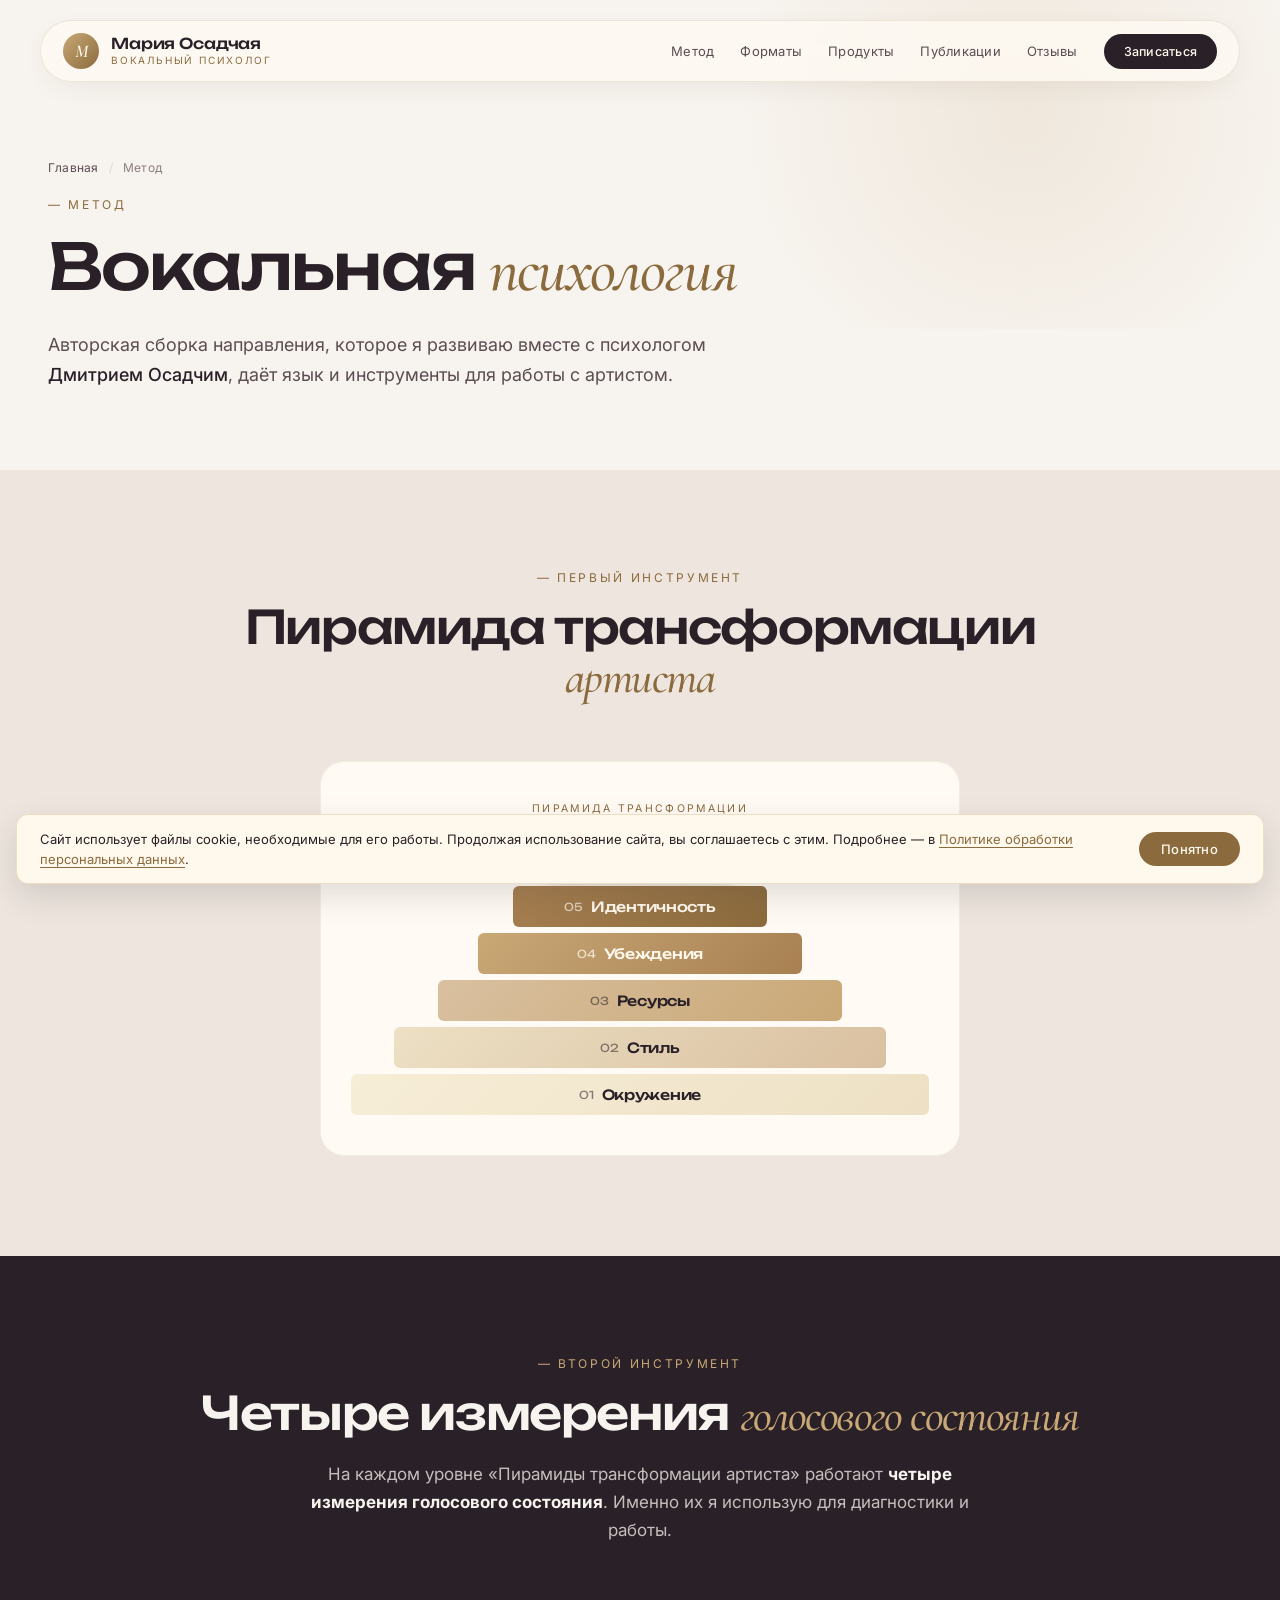
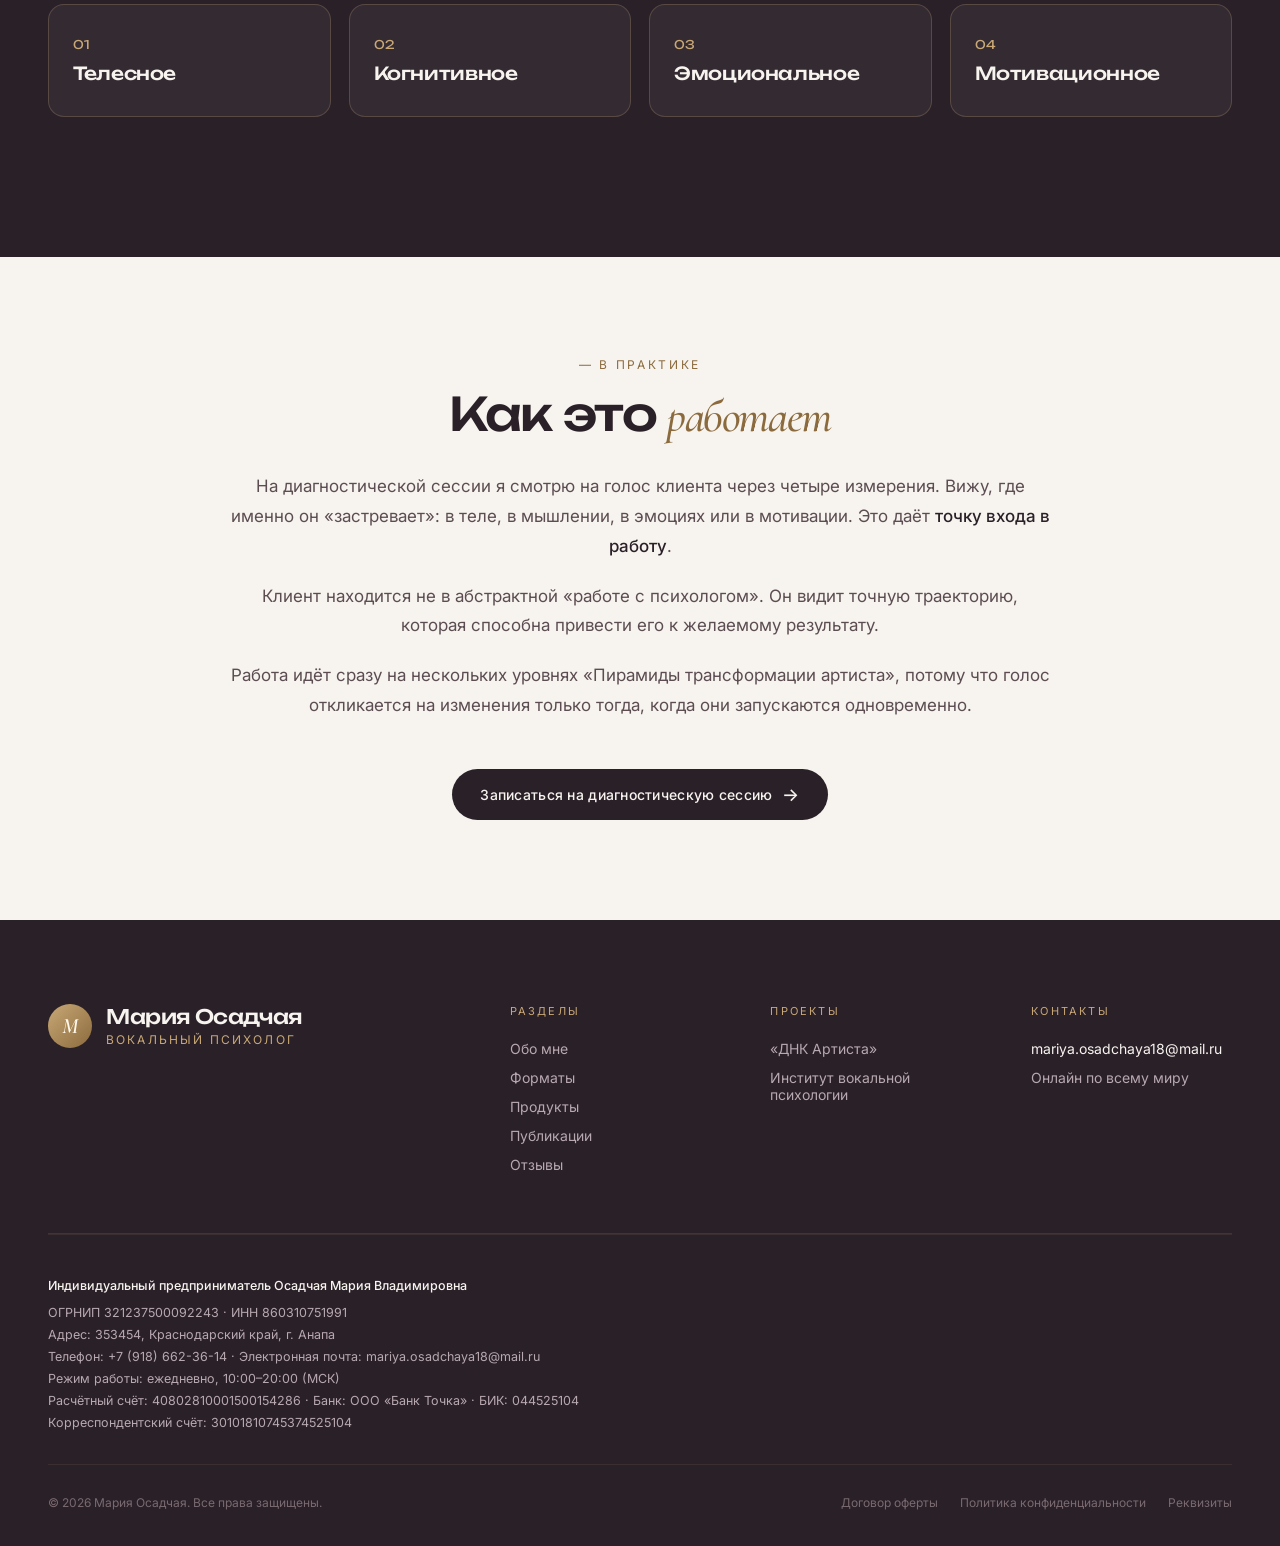
<file: method.html>
<!DOCTYPE html>
<html lang="ru">
<head>
<meta charset="utf-8">
<meta name="viewport" content="width=device-width, initial-scale=1">
<title>Метод — Мария Осадчая</title>
<meta name="description" content="Метод вокальной психологии Марии Осадчей. Пирамида трансформации артиста и четырёхмерная модель голосового состояния.">
<link rel="canonical" href="https://maryos.ru/method.html">
<link rel="icon" type="image/svg+xml" href="/favicon.svg">
<meta name="theme-color" content="#F7F1E6">
<meta property="og:type" content="article">
<meta property="og:url" content="https://maryos.ru/method.html">
<meta property="og:title" content="Метод — вокальная психология Марии Осадчей">
<meta property="og:description" content="Пирамида трансформации артиста и четырёхмерная модель голосового состояния — два авторских инструмента вокальной психологии.">
<meta property="og:image" content="https://maryos.ru/assets/og-image.jpg">
<meta property="og:locale" content="ru_RU">
<meta property="og:site_name" content="Мария Осадчая">
<meta name="twitter:card" content="summary_large_image">
<meta name="twitter:title" content="Метод — вокальная психология Марии Осадчей">
<meta name="twitter:description" content="Пирамида трансформации артиста + четырёхмерная модель голосового состояния.">
<meta name="twitter:image" content="https://maryos.ru/assets/og-image.jpg">
<link rel="preconnect" href="https://fonts.googleapis.com">
<link rel="preconnect" href="https://fonts.gstatic.com" crossorigin>
<link href="https://fonts.googleapis.com/css2?family=Unbounded:wght@300;400;500;600;700&family=Cormorant+Garamond:ital,wght@0,400;0,500;0,600;1,400;1,500&family=Inter:wght@300;400;500;600;700&display=swap" rel="stylesheet">
<link rel="stylesheet" href="css/site.css">
</head>
<body>

  <nav class="nav" id="site-nav">
    <div class="nav__inner">
      <a href="index.html#top" class="nav__logo">
        <div class="nav__logo-mark">М</div>
        <div class="nav__logo-text">
          <div class="nav__logo-name">Мария&nbsp;Осадчая</div>
          <div class="nav__logo-role">вокальный психолог</div>
        </div>
      </a>
      <button class="nav__burger" type="button" aria-label="Открыть меню" aria-expanded="false" aria-controls="nav-menu"><span></span></button>
      <div class="nav__links" id="nav-menu">
        <a href="method.html">Метод</a>
        <a href="formats.html">Форматы</a>
        <a href="products.html">Продукты</a>
        <a href="publications.html">Публикации</a>
        <a href="reviews.html">Отзывы</a>
        <a href="formats.html" class="nav__cta">Записаться</a>
      </div>
    </div>
  </nav>

  <!-- HERO -->
  <section class="page-hero">
    <div class="page-hero__inner">
      <div class="breadcrumbs">
        <a href="index.html">Главная</a>
        <span class="breadcrumbs__sep">/</span>
        <span>Метод</span>
      </div>
      <div class="reveal">
        <div class="page-hero__eyebrow">— Метод</div>
        <h1 class="page-hero__title">Вокальная <em>психология</em></h1>
        <p class="page-hero__lead">Авторская сборка направления, которое я развиваю вместе с психологом <strong>Дмитрием Осадчим</strong>, даёт язык и инструменты для работы с артистом.</p>
      </div>
    </div>
  </section>

  <!-- PYRAMID -->
  <section class="section section--warm">
    <div class="section__inner">
      <div class="section__head">
        <div class="section__eyebrow">— Первый инструмент</div>
        <h2 class="section__title">Пирамида трансформации <em>артиста</em></h2>
      </div>

      <div style="max-width: 640px; margin: 0 auto;">
        <!-- Pyramid visual -->
        <div style="display: flex; flex-direction: column; align-items: center; gap: 6px; padding: 40px 30px; background: var(--bg-cream-card); border-radius: 24px; border: 1px solid var(--border-soft);">
          <div style="font-size: 10.5px; letter-spacing: 0.22em; color: var(--accent-deep); text-transform: uppercase; margin-bottom: 18px;">Пирамида трансформации</div>
          <div style="width: 34%; padding: 12px 8px; background: linear-gradient(135deg, #8B6B3D, #6B4F2A); color: #FFF8EC; border-radius: 6px; text-align: center; display: flex; align-items: center; justify-content: center; gap: 8px; box-shadow: 0 6px 16px -6px rgba(74, 60, 38, 0.35);"><span class="display" style="font-size: 11px; color: rgba(255, 248, 236, 0.7);">06</span><span class="display" style="font-size: 14px; font-weight: 500; letter-spacing: -0.01em;">Миссия</span></div>
          <div style="width: 44%; padding: 12px 8px; background: linear-gradient(135deg, #A88052, #8B6B3D); color: #FFF8EC; border-radius: 6px; text-align: center; display: flex; align-items: center; justify-content: center; gap: 8px;"><span class="display" style="font-size: 11px; color: rgba(255, 248, 236, 0.7);">05</span><span class="display" style="font-size: 14px; font-weight: 500;">Идентичность</span></div>
          <div style="width: 56%; padding: 12px 8px; background: linear-gradient(135deg, #C9A876, #A88052); color: #FFF8EC; border-radius: 6px; text-align: center; display: flex; align-items: center; justify-content: center; gap: 8px;"><span class="display" style="font-size: 11px; color: rgba(255, 248, 236, 0.75);">04</span><span class="display" style="font-size: 14px; font-weight: 500;">Убеждения</span></div>
          <div style="width: 70%; padding: 12px 8px; background: linear-gradient(135deg, #D9C0A0, #C9A876); color: #2A2028; border-radius: 6px; text-align: center; display: flex; align-items: center; justify-content: center; gap: 8px;"><span class="display" style="font-size: 11px; color: rgba(42, 32, 40, 0.55);">03</span><span class="display" style="font-size: 14px; font-weight: 500;">Ресурсы</span></div>
          <div style="width: 85%; padding: 12px 8px; background: linear-gradient(135deg, #EDE0C4, #D9C0A0); color: #2A2028; border-radius: 6px; text-align: center; display: flex; align-items: center; justify-content: center; gap: 8px;"><span class="display" style="font-size: 11px; color: rgba(42, 32, 40, 0.55);">02</span><span class="display" style="font-size: 14px; font-weight: 500;">Стиль</span></div>
          <div style="width: 100%; padding: 12px 8px; background: linear-gradient(135deg, #F7EED8, #EDE0C4); color: #2A2028; border-radius: 6px; text-align: center; display: flex; align-items: center; justify-content: center; gap: 8px;"><span class="display" style="font-size: 11px; color: rgba(42, 32, 40, 0.55);">01</span><span class="display" style="font-size: 14px; font-weight: 500;">Окружение</span></div>
        </div>
      </div>
    </div>
  </section>

  <!-- 4D -->
  <section class="section section--dark">
    <div class="section__inner">
      <div class="section__head">
        <div class="section__eyebrow">— Второй инструмент</div>
        <h2 class="section__title">Четыре измерения <em>голосового состояния</em></h2>
        <p class="section__lead">На каждом уровне «Пирамиды трансформации артиста» работают <strong>четыре измерения голосового состояния</strong>. Именно их я использую для диагностики и работы.</p>
      </div>

      <div style="display: grid; grid-template-columns: repeat(4, 1fr); gap: 18px; margin-bottom: 40px;">
        <div style="padding: 32px 24px; background: rgba(247, 243, 238, 0.05); border: 1px solid rgba(201, 168, 118, 0.24); border-radius: 16px; display: flex; flex-direction: column; gap: 10px;">
          <div class="display" style="font-size: 12px; color: var(--accent-soft); letter-spacing: 0.04em;">01</div>
          <div class="display" style="font-size: 18px; font-weight: 500; color: #F7F3EE;">Телесное</div>
        </div>
        <div style="padding: 32px 24px; background: rgba(247, 243, 238, 0.05); border: 1px solid rgba(201, 168, 118, 0.24); border-radius: 16px; display: flex; flex-direction: column; gap: 10px;">
          <div class="display" style="font-size: 12px; color: var(--accent-soft); letter-spacing: 0.04em;">02</div>
          <div class="display" style="font-size: 18px; font-weight: 500; color: #F7F3EE;">Когнитивное</div>
        </div>
        <div style="padding: 32px 24px; background: rgba(247, 243, 238, 0.05); border: 1px solid rgba(201, 168, 118, 0.24); border-radius: 16px; display: flex; flex-direction: column; gap: 10px;">
          <div class="display" style="font-size: 12px; color: var(--accent-soft); letter-spacing: 0.04em;">03</div>
          <div class="display" style="font-size: 18px; font-weight: 500; color: #F7F3EE;">Эмоциональное</div>
        </div>
        <div style="padding: 32px 24px; background: rgba(247, 243, 238, 0.05); border: 1px solid rgba(201, 168, 118, 0.24); border-radius: 16px; display: flex; flex-direction: column; gap: 10px;">
          <div class="display" style="font-size: 12px; color: var(--accent-soft); letter-spacing: 0.04em;">04</div>
          <div class="display" style="font-size: 18px; font-weight: 500; color: #F7F3EE;">Мотивационное</div>
        </div>
      </div>
    </div>
  </section>

  <!-- HOW IT WORKS IN PRACTICE -->
  <section class="section section--cream">
    <div class="section__inner" style="max-width: 820px; text-align: center;">
      <div class="section__eyebrow">— В практике</div>
      <h2 class="section__title">Как это <em>работает</em></h2>
      <p style="font-size: 17px; line-height: 1.75; color: var(--text-soft); margin: 32px 0 0;">
        На диагностической сессии я смотрю на голос клиента через четыре измерения. Вижу, где именно он «застревает»: в теле, в мышлении, в эмоциях или в мотивации. Это даёт <strong style="color: var(--text); font-weight: 500;">точку входа в работу</strong>.
      </p>
      <p style="font-size: 17px; line-height: 1.75; color: var(--text-soft); margin: 20px 0 0;">
        Клиент находится не в абстрактной «работе с психологом». Он видит точную траекторию, которая способна привести его к желаемому результату.
      </p>
      <p style="font-size: 17px; line-height: 1.75; color: var(--text-soft); margin: 20px 0 0;">
        Работа идёт сразу на нескольких уровнях «Пирамиды трансформации артиста», потому что голос откликается на изменения только тогда, когда они запускаются одновременно.
      </p>

      <div style="margin-top: 48px; display: flex; gap: 16px; justify-content: center; flex-wrap: wrap;">
        <a href="formats.html" class="btn">Записаться на диагностическую сессию <span style="font-size: 18px;">→</span></a>
      </div>
    </div>
  </section>

  <!-- FOOTER -->
  <footer style="background: #2A2028; color: #B8A8B0; padding: 84px 48px 36px;">
    <div style="max-width: 1200px; margin: 0 auto;">
      <div style="display: grid; grid-template-columns: 2fr 1fr 1fr 1fr; gap: 60px; padding-bottom: 60px; border-bottom: 1px solid rgba(201, 168, 118, 0.15);">
        <div>
          <div style="display: flex; align-items: center; gap: 14px; margin-bottom: 24px;">
            <div style="width: 44px; height: 44px; border-radius: 50%; background: linear-gradient(135deg, #C9A876, #8B6B3D); display: flex; align-items: center; justify-content: center; color: #FFF8EC; font-family: 'Cormorant Garamond', serif; font-weight: 600; font-size: 22px; font-style: italic;">М</div>
            <div>
              <div class="display" style="font-size: 20px; font-weight: 500; color: #F7F3EE;">Мария Осадчая</div>
              <div style="font-size: 12px; color: #C9A876; letter-spacing: 0.18em; text-transform: uppercase; margin-top: 3px;">Вокальный психолог</div>
            </div>
          </div>
        </div>
        <div>
          <div style="font-size: 11px; letter-spacing: 0.2em; text-transform: uppercase; color: #C9A876; margin-bottom: 22px;">Разделы</div>
          <div style="display: flex; flex-direction: column; gap: 12px; font-size: 14px;">
            <a href="about.html">Обо мне</a>
            <a href="formats.html">Форматы</a>
            <a href="products.html">Продукты</a>
            <a href="publications.html">Публикации</a>
            <a href="reviews.html">Отзывы</a>
          </div>
        </div>
        <div>
          <div style="font-size: 11px; letter-spacing: 0.2em; text-transform: uppercase; color: #C9A876; margin-bottom: 22px;">Проекты</div>
          <div style="display: flex; flex-direction: column; gap: 12px; font-size: 14px;">
            <a href="https://vk.ru/dnkartista" target="_blank" rel="noopener">«ДНК&nbsp;Артиста»</a>
            <a href="https://vk.ru/club237344747" target="_blank" rel="noopener">Институт вокальной психологии</a>
          </div>
        </div>
        <div>
          <div style="font-size: 11px; letter-spacing: 0.2em; text-transform: uppercase; color: #C9A876; margin-bottom: 22px;">Контакты</div>
          <div style="display: flex; flex-direction: column; gap: 12px; font-size: 14px;">
            <a href="mailto:mariya.osadchaya18@mail.ru" style="color: #F7F3EE;">mariya.osadchaya18@mail.ru</a>
            <span>Онлайн по всему миру</span>
          </div>
        </div>
      </div>
      <div style="padding-top: 40px; font-size: 12.5px; line-height: 1.75; color: #B8A8B0; border-top: 1px solid rgba(201, 168, 118, 0.1);">
        <div style="color: #F7F3EE; font-weight: 500; margin-bottom: 6px;">Индивидуальный предприниматель Осадчая Мария Владимировна</div>
        ОГРНИП&nbsp;321237500092243 · ИНН&nbsp;860310751991<br>
        Адрес: 353454, Краснодарский край, г.&nbsp;Анапа<br>
        Телефон: <a href="tel:+79186623614" style="color: #B8A8B0;">+7&nbsp;(918)&nbsp;662-36-14</a> · Электронная почта: <a href="mailto:mariya.osadchaya18@mail.ru" style="color: #B8A8B0;">mariya.osadchaya18@mail.ru</a><br>
        Режим работы: ежедневно, 10:00–20:00 (МСК)<br>
        Расчётный счёт: 40802810001500154286 · Банк: ООО&nbsp;«Банк&nbsp;Точка» · БИК: 044525104<br>
        Корреспондентский счёт: 30101810745374525104
      </div>
      <div style="padding-top: 30px; margin-top: 30px; border-top: 1px solid rgba(201, 168, 118, 0.1); display: flex; justify-content: space-between; gap: 24px; font-size: 12px; color: #7A6A70; flex-wrap: wrap;">
        <div>© 2026 Мария Осадчая. Все права защищены.</div>
        <div style="display: flex; gap: 22px; flex-wrap: wrap;">
          <a href="/oferta.html">Договор оферты</a>
          <a href="/privacy.html">Политика конфиденциальности</a>
          <a href="/requisites.html">Реквизиты</a>
        </div>
      </div>
    </div>
  </footer>

  <script>
    (function(){
      var nav = document.getElementById('site-nav');
      if (!nav) return;
      var onScroll = function(){
        if (window.scrollY > 40) nav.classList.add('nav--scrolled');
        else nav.classList.remove('nav--scrolled');
      };
      window.addEventListener('scroll', onScroll, { passive: true });
      onScroll();
    })();
  </script>

  <!-- Cookie notice — простая полоса. При подключении аналитики (напр. Яндекс.Метрика) заменить на баннер с кнопками «Принять» / «Отклонить», а скрипты аналитики подключать только после нажатия «Принять». -->
  <div id="cookie-notice" class="cookie-notice" hidden>
    <div class="cookie-notice__inner">
      <p>Сайт использует файлы cookie, необходимые для его работы. Продолжая использование сайта, вы соглашаетесь с этим. Подробнее — в <a href="/privacy.html">Политике обработки персональных данных</a>.</p>
      <button type="button" id="cookie-notice-btn" class="cookie-notice__btn">Понятно</button>
    </div>
  </div>
  <script>
    (function(){
      var KEY = 'cookieNoticeAccepted';
      var el = document.getElementById('cookie-notice');
      if (!el) return;
      var accepted = false;
      try { accepted = localStorage.getItem(KEY) === '1'; } catch (e) {}
      if (accepted) return;
      el.hidden = false;
      var btn = document.getElementById('cookie-notice-btn');
      if (!btn) return;
      btn.addEventListener('click', function(){
        try { localStorage.setItem(KEY, '1'); } catch (e) {}
        el.hidden = true;
      });
    })();
  </script>

  <script>
    (function(){
      var nav = document.getElementById('site-nav');
      if (!nav) return;
      var burger = nav.querySelector('.nav__burger');
      var menu = nav.querySelector('.nav__links');
      if (!burger || !menu) return;
      var close = function(){ nav.classList.remove('is-open'); burger.setAttribute('aria-expanded', 'false'); };
      var open  = function(){ nav.classList.add('is-open'); burger.setAttribute('aria-expanded', 'true'); };
      burger.addEventListener('click', function(ev){
        ev.stopPropagation();
        if (nav.classList.contains('is-open')) close(); else open();
      });
      menu.addEventListener('click', function(ev){
        var t = ev.target;
        while (t && t !== menu) { if (t.tagName === 'A') { close(); break; } t = t.parentNode; }
      });
      document.addEventListener('click', function(ev){
        if (!nav.classList.contains('is-open')) return;
        if (nav.contains(ev.target)) return;
        close();
      });
      document.addEventListener('keydown', function(ev){ if (ev.key === 'Escape') close(); });
    })();
  </script>
</body>
</html>
</file>
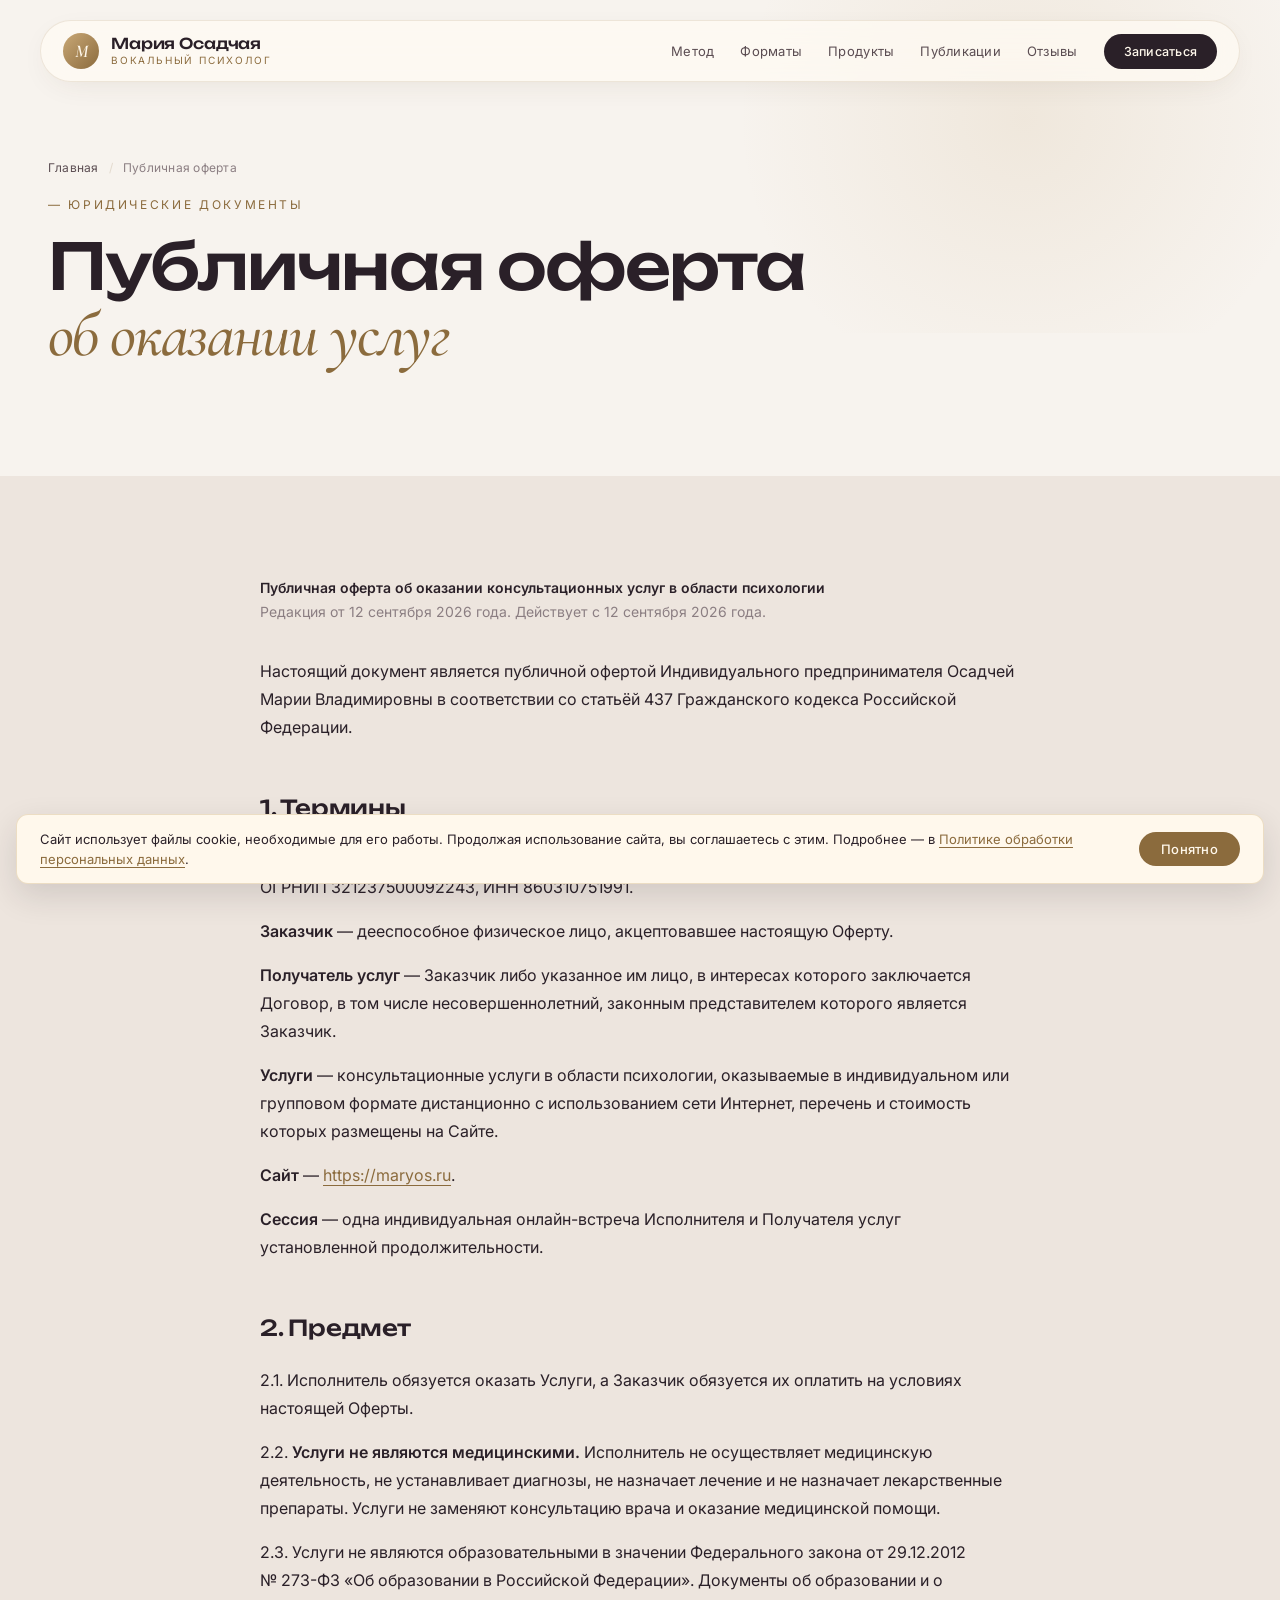
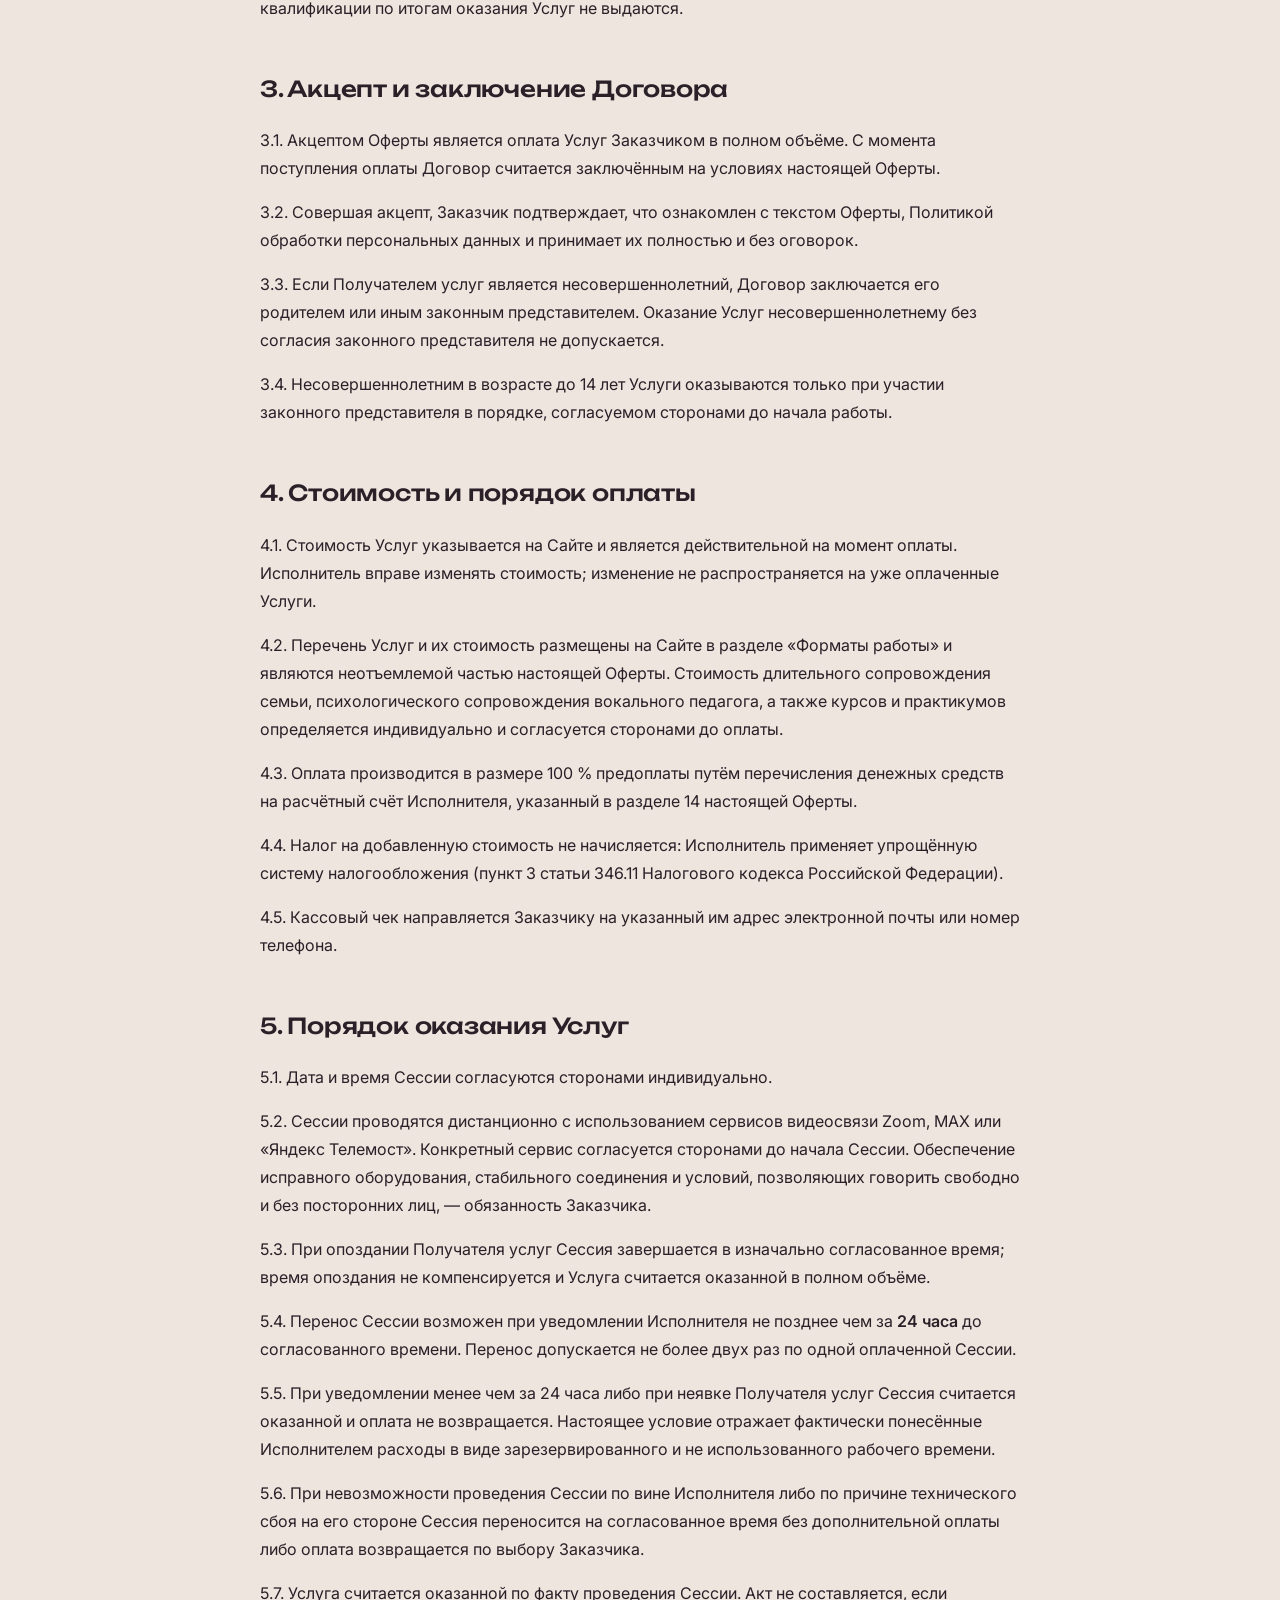
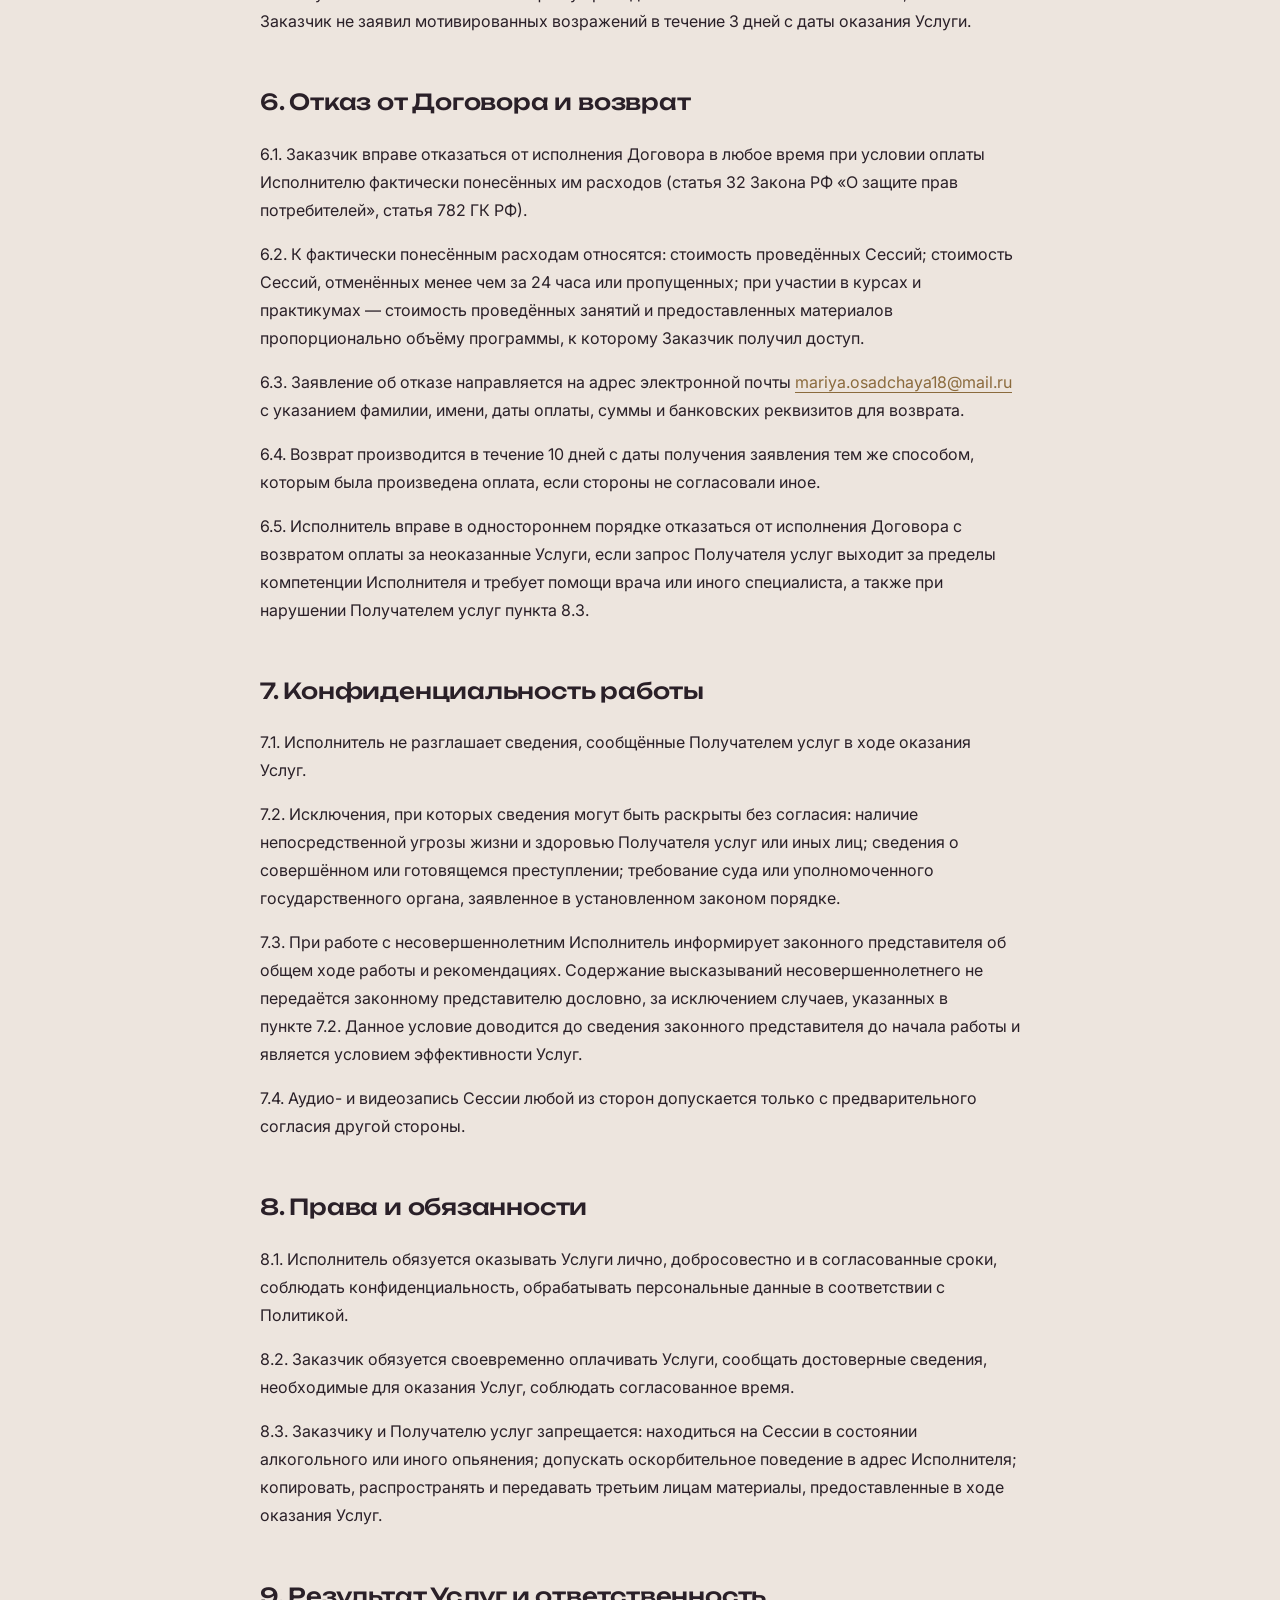
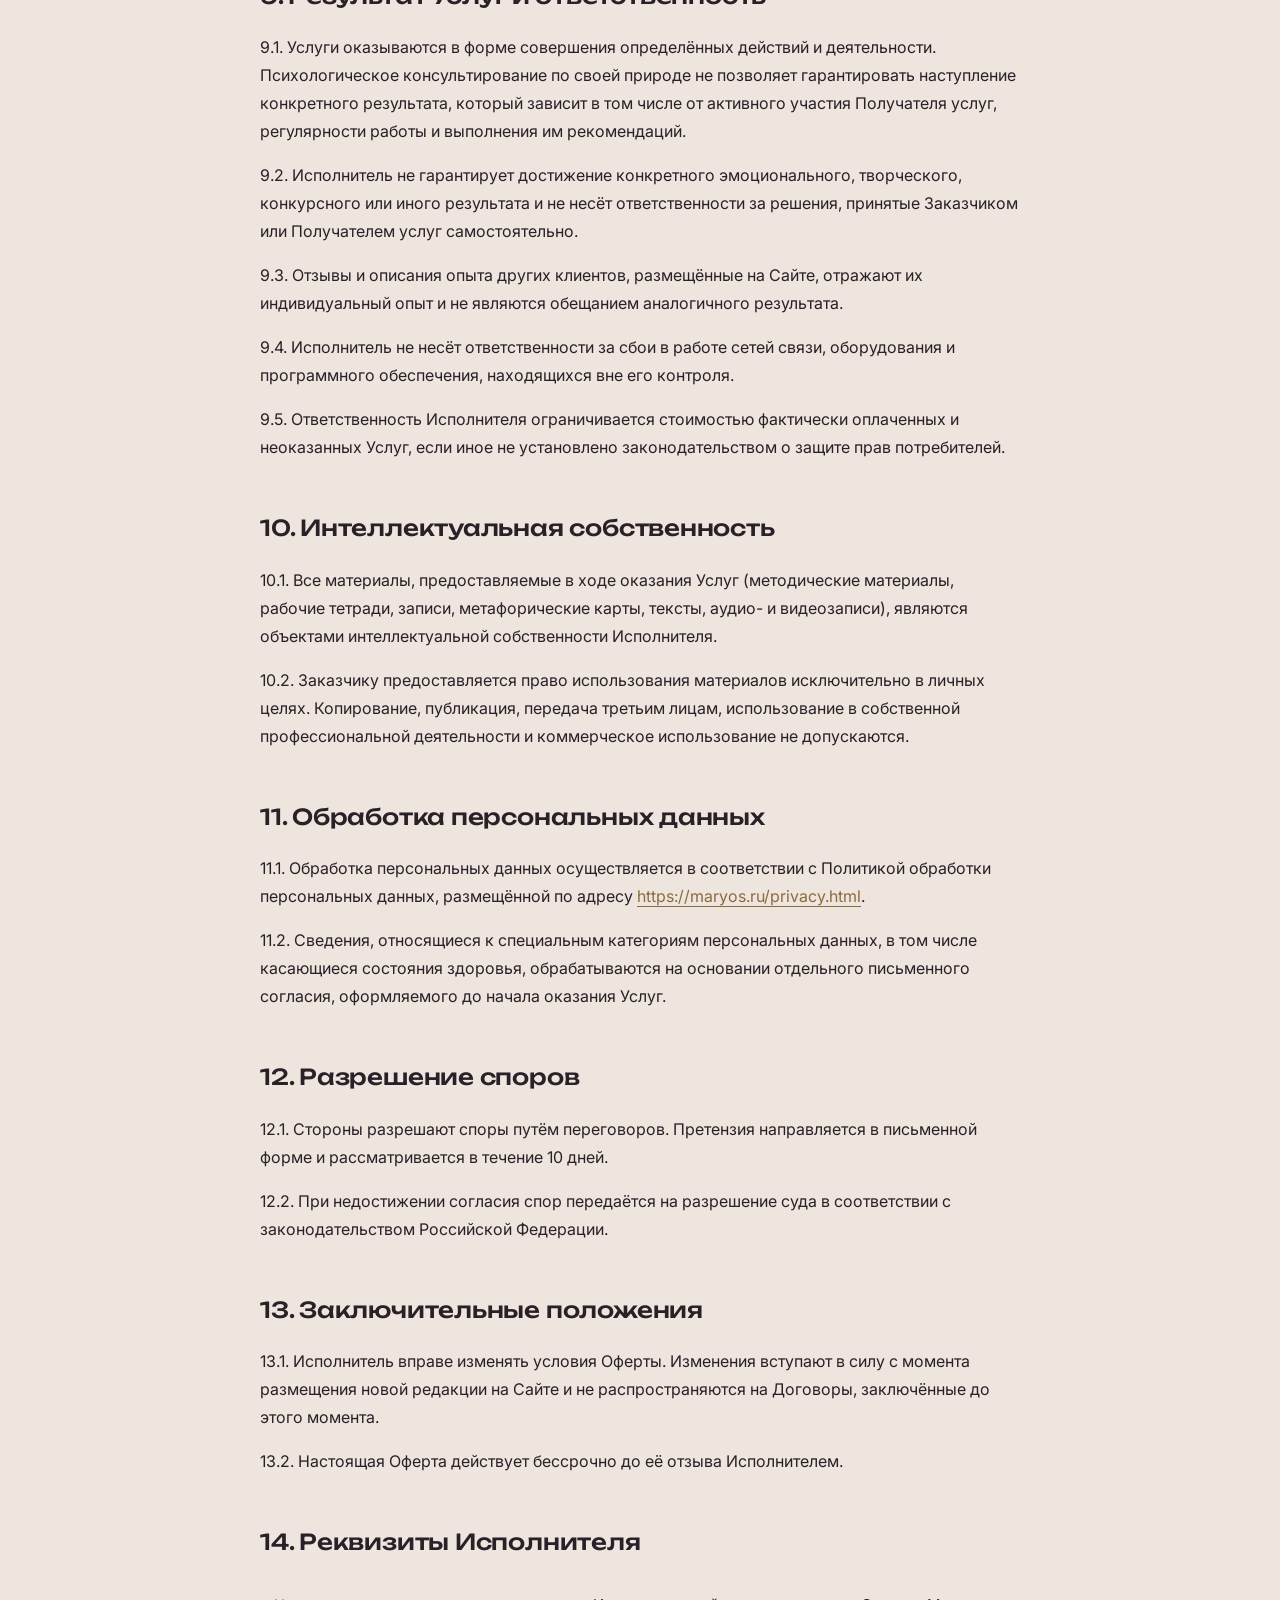
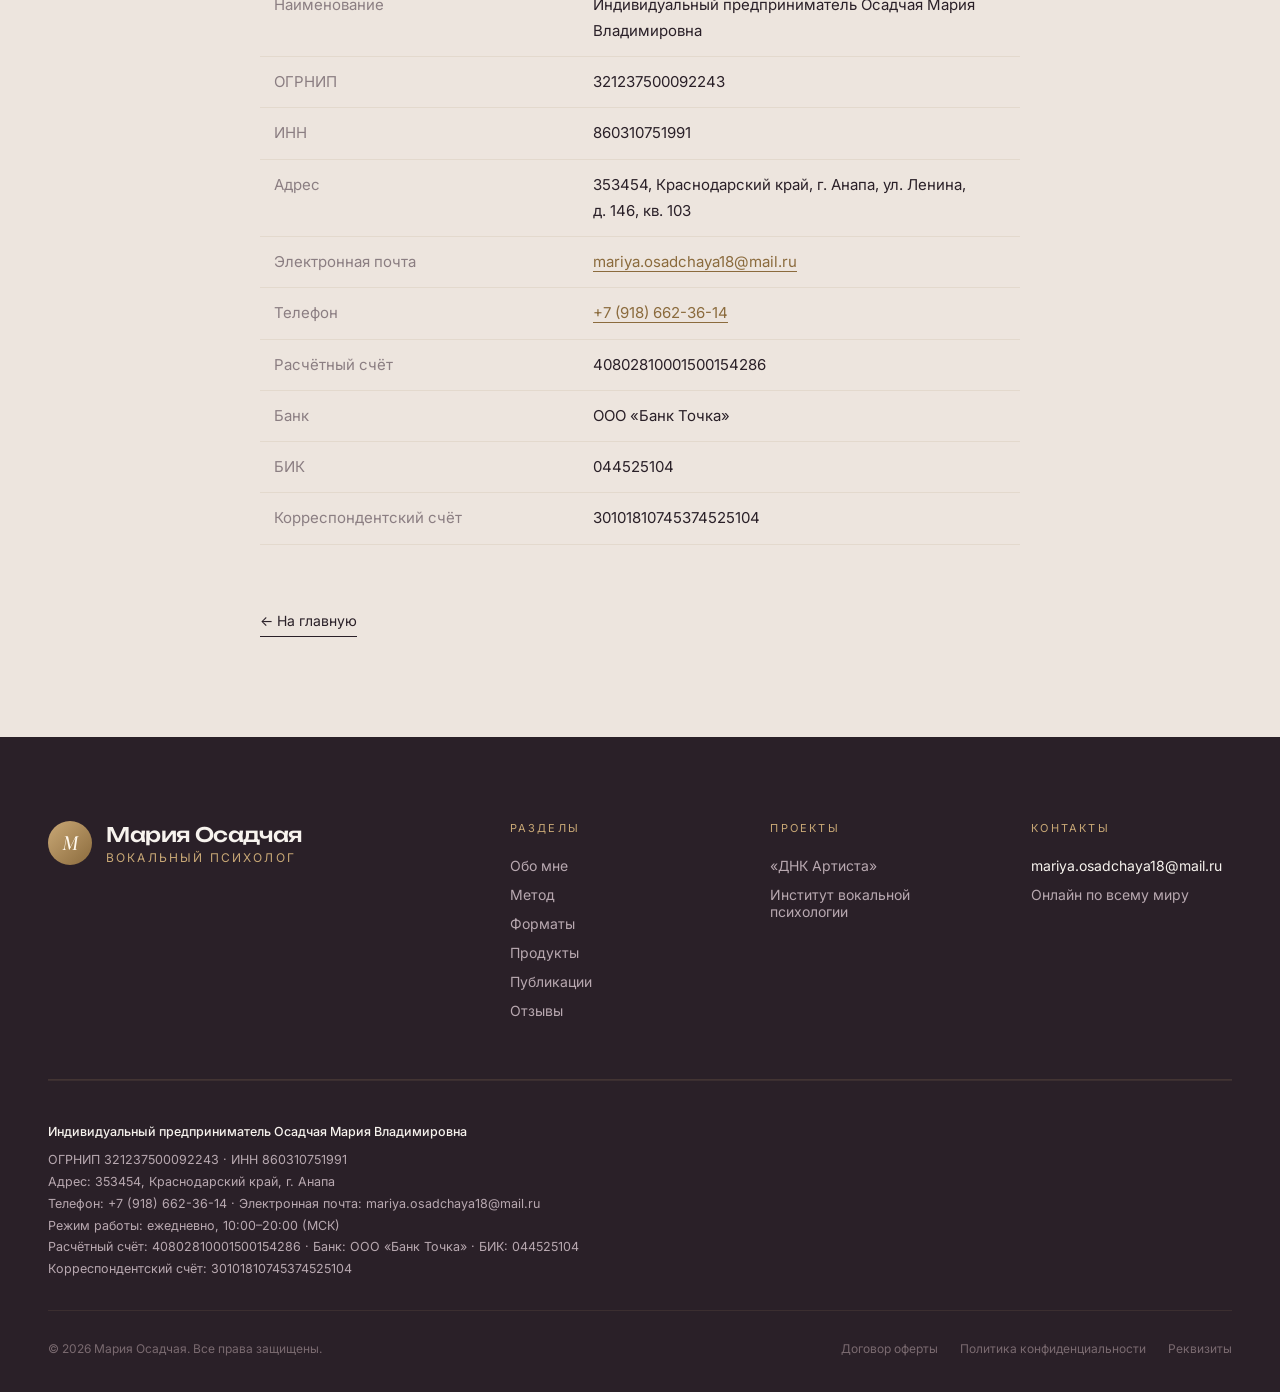
<file: oferta.html>
<!DOCTYPE html>
<html lang="ru">
<head>
<meta charset="utf-8">
<meta name="viewport" content="width=device-width, initial-scale=1">
<title>Публичная оферта — Мария Осадчая</title>
<meta name="description" content="Публичная оферта об оказании консультационных услуг в области психологии. ИП Осадчая Мария Владимировна. Редакция от 12 сентября 2026 года.">
<meta name="robots" content="index, follow">
<link rel="canonical" href="https://maryos.ru/oferta.html">
<link rel="icon" type="image/svg+xml" href="/favicon.svg">
<meta name="theme-color" content="#F7F1E6">
<meta property="og:type" content="article">
<meta property="og:url" content="https://maryos.ru/oferta.html">
<meta property="og:title" content="Публичная оферта — Мария Осадчая">
<meta property="og:description" content="Публичная оферта об оказании консультационных услуг в области психологии. ИП Осадчая Мария Владимировна.">
<meta property="og:image" content="https://maryos.ru/assets/og-image.jpg">
<meta property="og:locale" content="ru_RU">
<meta property="og:site_name" content="Мария Осадчая">
<meta name="twitter:card" content="summary_large_image">
<meta name="twitter:title" content="Публичная оферта — Мария Осадчая">
<meta name="twitter:description" content="Публичная оферта об оказании консультационных услуг в области психологии.">
<meta name="twitter:image" content="https://maryos.ru/assets/og-image.jpg">
<link rel="preconnect" href="https://fonts.googleapis.com">
<link rel="preconnect" href="https://fonts.gstatic.com" crossorigin>
<link href="https://fonts.googleapis.com/css2?family=Unbounded:wght@300;400;500;600;700&family=Cormorant+Garamond:ital,wght@0,400;0,500;0,600;1,400;1,500&family=Inter:wght@300;400;500;600;700&display=swap" rel="stylesheet">
<link rel="stylesheet" href="css/site.css">
</head>
<body>

  <nav class="nav" id="site-nav">
    <div class="nav__inner">
      <a href="index.html#top" class="nav__logo">
        <div class="nav__logo-mark">М</div>
        <div class="nav__logo-text">
          <div class="nav__logo-name">Мария&nbsp;Осадчая</div>
          <div class="nav__logo-role">вокальный психолог</div>
        </div>
      </a>
      <button class="nav__burger" type="button" aria-label="Открыть меню" aria-expanded="false" aria-controls="nav-menu"><span></span></button>
      <div class="nav__links" id="nav-menu">
        <a href="method.html">Метод</a>
        <a href="formats.html">Форматы</a>
        <a href="products.html">Продукты</a>
        <a href="publications.html">Публикации</a>
        <a href="reviews.html">Отзывы</a>
        <a href="formats.html" class="nav__cta">Записаться</a>
      </div>
    </div>
  </nav>

  <section class="page-hero">
    <div class="page-hero__inner">
      <div class="breadcrumbs">
        <a href="index.html">Главная</a>
        <span class="breadcrumbs__sep">/</span>
        <span>Публичная оферта</span>
      </div>
      <div class="reveal">
        <div class="page-hero__eyebrow">— Юридические документы</div>
        <h1 class="page-hero__title">Публичная оферта <em>об&nbsp;оказании услуг</em></h1>
      </div>
    </div>
  </section>

  <section class="section section--warm">
    <div class="section__inner">
      <div class="legal">
        <p class="legal__meta"><strong>Публичная оферта об оказании консультационных услуг в области психологии</strong><br>Редакция от 12&nbsp;сентября 2026&nbsp;года. Действует с 12&nbsp;сентября 2026&nbsp;года.</p>

        <p>Настоящий документ является публичной офертой Индивидуального предпринимателя Осадчей Марии Владимировны в соответствии со статьёй&nbsp;437 Гражданского кодекса Российской Федерации.</p>

        <h2>1. Термины</h2>
        <p><strong>Исполнитель</strong> — Индивидуальный предприниматель Осадчая Мария Владимировна, ОГРНИП&nbsp;321237500092243, ИНН&nbsp;860310751991.</p>
        <p><strong>Заказчик</strong> — дееспособное физическое лицо, акцептовавшее настоящую Оферту.</p>
        <p><strong>Получатель услуг</strong> — Заказчик либо указанное им лицо, в интересах которого заключается Договор, в том числе несовершеннолетний, законным представителем которого является Заказчик.</p>
        <p><strong>Услуги</strong> — консультационные услуги в области психологии, оказываемые в индивидуальном или групповом формате дистанционно с использованием сети Интернет, перечень и стоимость которых размещены на Сайте.</p>
        <p><strong>Сайт</strong> — <a href="https://maryos.ru">https://maryos.ru</a>.</p>
        <p><strong>Сессия</strong> — одна индивидуальная онлайн-встреча Исполнителя и Получателя услуг установленной продолжительности.</p>

        <h2>2. Предмет</h2>
        <p>2.1. Исполнитель обязуется оказать Услуги, а Заказчик обязуется их оплатить на условиях настоящей Оферты.</p>
        <p>2.2. <strong>Услуги не являются медицинскими.</strong> Исполнитель не осуществляет медицинскую деятельность, не устанавливает диагнозы, не назначает лечение и не назначает лекарственные препараты. Услуги не заменяют консультацию врача и оказание медицинской помощи.</p>
        <p>2.3. Услуги не являются образовательными в значении Федерального закона от 29.12.2012 №&nbsp;273-ФЗ «Об образовании в Российской Федерации». Документы об образовании и о квалификации по итогам оказания Услуг не выдаются.</p>

        <h2>3. Акцепт и заключение Договора</h2>
        <p>3.1. Акцептом Оферты является оплата Услуг Заказчиком в полном объёме. С момента поступления оплаты Договор считается заключённым на условиях настоящей Оферты.</p>
        <p>3.2. Совершая акцепт, Заказчик подтверждает, что ознакомлен с текстом Оферты, Политикой обработки персональных данных и принимает их полностью и без оговорок.</p>
        <p>3.3. Если Получателем услуг является несовершеннолетний, Договор заключается его родителем или иным законным представителем. Оказание Услуг несовершеннолетнему без согласия законного представителя не допускается.</p>
        <p>3.4. Несовершеннолетним в возрасте до 14&nbsp;лет Услуги оказываются только при участии законного представителя в порядке, согласуемом сторонами до начала работы.</p>

        <h2>4. Стоимость и порядок оплаты</h2>
        <p>4.1. Стоимость Услуг указывается на Сайте и является действительной на момент оплаты. Исполнитель вправе изменять стоимость; изменение не распространяется на уже оплаченные Услуги.</p>
        <p>4.2. Перечень Услуг и их стоимость размещены на Сайте в разделе «Форматы работы» и являются неотъемлемой частью настоящей Оферты. Стоимость длительного сопровождения семьи, психологического сопровождения вокального педагога, а также курсов и практикумов определяется индивидуально и согласуется сторонами до оплаты.</p>
        <p>4.3. Оплата производится в размере 100&nbsp;% предоплаты путём перечисления денежных средств на расчётный счёт Исполнителя, указанный в разделе&nbsp;14 настоящей Оферты.</p>
        <p>4.4. Налог на добавленную стоимость не начисляется: Исполнитель применяет упрощённую систему налогообложения (пункт&nbsp;3 статьи&nbsp;346.11 Налогового кодекса Российской Федерации).</p>
        <p>4.5. Кассовый чек направляется Заказчику на указанный им адрес электронной почты или номер телефона.</p>

        <h2>5. Порядок оказания Услуг</h2>
        <p>5.1. Дата и время Сессии согласуются сторонами индивидуально.</p>
        <p>5.2. Сессии проводятся дистанционно с использованием сервисов видеосвязи Zoom, MAX или «Яндекс Телемост». Конкретный сервис согласуется сторонами до начала Сессии. Обеспечение исправного оборудования, стабильного соединения и условий, позволяющих говорить свободно и без посторонних лиц, — обязанность Заказчика.</p>
        <p>5.3. При опоздании Получателя услуг Сессия завершается в изначально согласованное время; время опоздания не компенсируется и Услуга считается оказанной в полном объёме.</p>
        <p>5.4. Перенос Сессии возможен при уведомлении Исполнителя не позднее чем за <strong>24&nbsp;часа</strong> до согласованного времени. Перенос допускается не более двух раз по одной оплаченной Сессии.</p>
        <p>5.5. При уведомлении менее чем за 24&nbsp;часа либо при неявке Получателя услуг Сессия считается оказанной и оплата не возвращается. Настоящее условие отражает фактически понесённые Исполнителем расходы в виде зарезервированного и не использованного рабочего времени.</p>
        <p>5.6. При невозможности проведения Сессии по вине Исполнителя либо по причине технического сбоя на его стороне Сессия переносится на согласованное время без дополнительной оплаты либо оплата возвращается по выбору Заказчика.</p>
        <p>5.7. Услуга считается оказанной по факту проведения Сессии. Акт не составляется, если Заказчик не заявил мотивированных возражений в течение 3&nbsp;дней с даты оказания Услуги.</p>

        <h2>6. Отказ от Договора и возврат</h2>
        <p>6.1. Заказчик вправе отказаться от исполнения Договора в любое время при условии оплаты Исполнителю фактически понесённых им расходов (статья&nbsp;32 Закона РФ «О защите прав потребителей», статья&nbsp;782 ГК&nbsp;РФ).</p>
        <p>6.2. К фактически понесённым расходам относятся: стоимость проведённых Сессий; стоимость Сессий, отменённых менее чем за 24&nbsp;часа или пропущенных; при участии в курсах и практикумах — стоимость проведённых занятий и предоставленных материалов пропорционально объёму программы, к которому Заказчик получил доступ.</p>
        <p>6.3. Заявление об отказе направляется на адрес электронной почты <a href="mailto:mariya.osadchaya18@mail.ru">mariya.osadchaya18@mail.ru</a> с указанием фамилии, имени, даты оплаты, суммы и банковских реквизитов для возврата.</p>
        <p>6.4. Возврат производится в течение 10&nbsp;дней с даты получения заявления тем же способом, которым была произведена оплата, если стороны не согласовали иное.</p>
        <p>6.5. Исполнитель вправе в одностороннем порядке отказаться от исполнения Договора с возвратом оплаты за неоказанные Услуги, если запрос Получателя услуг выходит за пределы компетенции Исполнителя и требует помощи врача или иного специалиста, а также при нарушении Получателем услуг пункта&nbsp;8.3.</p>

        <h2>7. Конфиденциальность работы</h2>
        <p>7.1. Исполнитель не разглашает сведения, сообщённые Получателем услуг в ходе оказания Услуг.</p>
        <p>7.2. Исключения, при которых сведения могут быть раскрыты без согласия: наличие непосредственной угрозы жизни и здоровью Получателя услуг или иных лиц; сведения о совершённом или готовящемся преступлении; требование суда или уполномоченного государственного органа, заявленное в установленном законом порядке.</p>
        <p>7.3. При работе с несовершеннолетним Исполнитель информирует законного представителя об общем ходе работы и рекомендациях. Содержание высказываний несовершеннолетнего не передаётся законному представителю дословно, за исключением случаев, указанных в пункте&nbsp;7.2. Данное условие доводится до сведения законного представителя до начала работы и является условием эффективности Услуг.</p>
        <p>7.4. Аудио- и видеозапись Сессии любой из сторон допускается только с предварительного согласия другой стороны.</p>

        <h2>8. Права и обязанности</h2>
        <p>8.1. Исполнитель обязуется оказывать Услуги лично, добросовестно и в согласованные сроки, соблюдать конфиденциальность, обрабатывать персональные данные в соответствии с Политикой.</p>
        <p>8.2. Заказчик обязуется своевременно оплачивать Услуги, сообщать достоверные сведения, необходимые для оказания Услуг, соблюдать согласованное время.</p>
        <p>8.3. Заказчику и Получателю услуг запрещается: находиться на Сессии в состоянии алкогольного или иного опьянения; допускать оскорбительное поведение в адрес Исполнителя; копировать, распространять и передавать третьим лицам материалы, предоставленные в ходе оказания Услуг.</p>

        <h2>9. Результат Услуг и ответственность</h2>
        <p>9.1. Услуги оказываются в форме совершения определённых действий и деятельности. Психологическое консультирование по своей природе не позволяет гарантировать наступление конкретного результата, который зависит в том числе от активного участия Получателя услуг, регулярности работы и выполнения им рекомендаций.</p>
        <p>9.2. Исполнитель не гарантирует достижение конкретного эмоционального, творческого, конкурсного или иного результата и не несёт ответственности за решения, принятые Заказчиком или Получателем услуг самостоятельно.</p>
        <p>9.3. Отзывы и описания опыта других клиентов, размещённые на Сайте, отражают их индивидуальный опыт и не являются обещанием аналогичного результата.</p>
        <p>9.4. Исполнитель не несёт ответственности за сбои в работе сетей связи, оборудования и программного обеспечения, находящихся вне его контроля.</p>
        <p>9.5. Ответственность Исполнителя ограничивается стоимостью фактически оплаченных и неоказанных Услуг, если иное не установлено законодательством о защите прав потребителей.</p>

        <h2>10. Интеллектуальная собственность</h2>
        <p>10.1. Все материалы, предоставляемые в ходе оказания Услуг (методические материалы, рабочие тетради, записи, метафорические карты, тексты, аудио- и видеозаписи), являются объектами интеллектуальной собственности Исполнителя.</p>
        <p>10.2. Заказчику предоставляется право использования материалов исключительно в личных целях. Копирование, публикация, передача третьим лицам, использование в собственной профессиональной деятельности и коммерческое использование не допускаются.</p>

        <h2>11. Обработка персональных данных</h2>
        <p>11.1. Обработка персональных данных осуществляется в соответствии с Политикой обработки персональных данных, размещённой по адресу <a href="https://maryos.ru/privacy.html">https://maryos.ru/privacy.html</a>.</p>
        <p>11.2. Сведения, относящиеся к специальным категориям персональных данных, в том числе касающиеся состояния здоровья, обрабатываются на основании отдельного письменного согласия, оформляемого до начала оказания Услуг.</p>

        <h2>12. Разрешение споров</h2>
        <p>12.1. Стороны разрешают споры путём переговоров. Претензия направляется в письменной форме и рассматривается в течение 10&nbsp;дней.</p>
        <p>12.2. При недостижении согласия спор передаётся на разрешение суда в соответствии с законодательством Российской Федерации.</p>

        <h2>13. Заключительные положения</h2>
        <p>13.1. Исполнитель вправе изменять условия Оферты. Изменения вступают в силу с момента размещения новой редакции на Сайте и не распространяются на Договоры, заключённые до этого момента.</p>
        <p>13.2. Настоящая Оферта действует бессрочно до её отзыва Исполнителем.</p>

        <h2>14. Реквизиты Исполнителя</h2>
        <table>
          <tr><td>Наименование</td><td>Индивидуальный предприниматель Осадчая Мария Владимировна</td></tr>
          <tr><td>ОГРНИП</td><td>321237500092243</td></tr>
          <tr><td>ИНН</td><td>860310751991</td></tr>
          <tr><td>Адрес</td><td>353454, Краснодарский край, г.&nbsp;Анапа, ул.&nbsp;Ленина, д.&nbsp;146, кв.&nbsp;103</td></tr>
          <tr><td>Электронная почта</td><td><a href="mailto:mariya.osadchaya18@mail.ru">mariya.osadchaya18@mail.ru</a></td></tr>
          <tr><td>Телефон</td><td><a href="tel:+79186623614">+7&nbsp;(918)&nbsp;662-36-14</a></td></tr>
          <tr><td>Расчётный счёт</td><td>40802810001500154286</td></tr>
          <tr><td>Банк</td><td>ООО&nbsp;«Банк&nbsp;Точка»</td></tr>
          <tr><td>БИК</td><td>044525104</td></tr>
          <tr><td>Корреспондентский счёт</td><td>30101810745374525104</td></tr>
        </table>

        <a href="index.html" class="legal__back">← На главную</a>
      </div>
    </div>
  </section>

  <footer style="background: #2A2028; color: #B8A8B0; padding: 84px 48px 36px;">
    <div style="max-width: 1200px; margin: 0 auto;">
      <div style="display: grid; grid-template-columns: 2fr 1fr 1fr 1fr; gap: 60px; padding-bottom: 60px; border-bottom: 1px solid rgba(201, 168, 118, 0.15);">
        <div>
          <div style="display: flex; align-items: center; gap: 14px; margin-bottom: 24px;">
            <div style="width: 44px; height: 44px; border-radius: 50%; background: linear-gradient(135deg, #C9A876, #8B6B3D); display: flex; align-items: center; justify-content: center; color: #FFF8EC; font-family: 'Cormorant Garamond', serif; font-weight: 600; font-size: 22px; font-style: italic;">М</div>
            <div>
              <div class="display" style="font-size: 20px; font-weight: 500; color: #F7F3EE;">Мария Осадчая</div>
              <div style="font-size: 12px; color: #C9A876; letter-spacing: 0.18em; text-transform: uppercase; margin-top: 3px;">Вокальный психолог</div>
            </div>
          </div>
        </div>
        <div>
          <div style="font-size: 11px; letter-spacing: 0.2em; text-transform: uppercase; color: #C9A876; margin-bottom: 22px;">Разделы</div>
          <div style="display: flex; flex-direction: column; gap: 12px; font-size: 14px;">
            <a href="about.html">Обо мне</a>
            <a href="method.html">Метод</a>
            <a href="formats.html">Форматы</a>
            <a href="products.html">Продукты</a>
            <a href="publications.html">Публикации</a>
            <a href="reviews.html">Отзывы</a>
          </div>
        </div>
        <div>
          <div style="font-size: 11px; letter-spacing: 0.2em; text-transform: uppercase; color: #C9A876; margin-bottom: 22px;">Проекты</div>
          <div style="display: flex; flex-direction: column; gap: 12px; font-size: 14px;">
            <a href="https://vk.ru/dnkartista" target="_blank" rel="noopener">«ДНК&nbsp;Артиста»</a>
            <a href="https://vk.ru/club237344747" target="_blank" rel="noopener">Институт вокальной психологии</a>
          </div>
        </div>
        <div>
          <div style="font-size: 11px; letter-spacing: 0.2em; text-transform: uppercase; color: #C9A876; margin-bottom: 22px;">Контакты</div>
          <div style="display: flex; flex-direction: column; gap: 12px; font-size: 14px;">
            <a href="mailto:mariya.osadchaya18@mail.ru" style="color: #F7F3EE;">mariya.osadchaya18@mail.ru</a>
            <span>Онлайн по всему миру</span>
          </div>
        </div>
      </div>
      <div style="padding-top: 40px; font-size: 12.5px; line-height: 1.75; color: #B8A8B0; border-top: 1px solid rgba(201, 168, 118, 0.1);">
        <div style="color: #F7F3EE; font-weight: 500; margin-bottom: 6px;">Индивидуальный предприниматель Осадчая Мария Владимировна</div>
        ОГРНИП&nbsp;321237500092243 · ИНН&nbsp;860310751991<br>
        Адрес: 353454, Краснодарский край, г.&nbsp;Анапа<br>
        Телефон: <a href="tel:+79186623614" style="color: #B8A8B0;">+7&nbsp;(918)&nbsp;662-36-14</a> · Электронная почта: <a href="mailto:mariya.osadchaya18@mail.ru" style="color: #B8A8B0;">mariya.osadchaya18@mail.ru</a><br>
        Режим работы: ежедневно, 10:00–20:00 (МСК)<br>
        Расчётный счёт: 40802810001500154286 · Банк: ООО&nbsp;«Банк&nbsp;Точка» · БИК: 044525104<br>
        Корреспондентский счёт: 30101810745374525104
      </div>
      <div style="padding-top: 30px; margin-top: 30px; border-top: 1px solid rgba(201, 168, 118, 0.1); display: flex; justify-content: space-between; gap: 24px; font-size: 12px; color: #7A6A70; flex-wrap: wrap;">
        <div>© 2026 Мария Осадчая. Все права защищены.</div>
        <div style="display: flex; gap: 22px; flex-wrap: wrap;">
          <a href="/oferta.html">Договор оферты</a>
          <a href="/privacy.html">Политика конфиденциальности</a>
          <a href="/requisites.html">Реквизиты</a>
        </div>
      </div>
    </div>
  </footer>

  <script>
    (function(){
      var nav = document.getElementById('site-nav');
      if (!nav) return;
      var onScroll = function(){ if (window.scrollY > 40) nav.classList.add('nav--scrolled'); else nav.classList.remove('nav--scrolled'); };
      window.addEventListener('scroll', onScroll, { passive: true });
      onScroll();

      var burger = nav.querySelector('.nav__burger');
      var menu = nav.querySelector('.nav__links');
      if (burger && menu) {
        var close = function(){ nav.classList.remove('is-open'); burger.setAttribute('aria-expanded', 'false'); };
        var open  = function(){ nav.classList.add('is-open'); burger.setAttribute('aria-expanded', 'true'); };
        burger.addEventListener('click', function(){
          if (nav.classList.contains('is-open')) close(); else open();
        });
        // Close after tapping any link inside drawer
        menu.addEventListener('click', function(ev){
          var t = ev.target;
          while (t && t !== menu) { if (t.tagName === 'A') { close(); break; } t = t.parentNode; }
        });
        // Close on outside click
        document.addEventListener('click', function(ev){
          if (!nav.classList.contains('is-open')) return;
          if (nav.contains(ev.target)) return;
          close();
        });
        // Close on Esc
        document.addEventListener('keydown', function(ev){
          if (ev.key === 'Escape') close();
        });
      }
    })();
  </script>

  <!-- Cookie notice — простая полоса. При подключении аналитики (напр. Яндекс.Метрика) заменить на баннер с кнопками «Принять» / «Отклонить», а скрипты аналитики подключать только после нажатия «Принять». -->
  <div id="cookie-notice" class="cookie-notice" hidden>
    <div class="cookie-notice__inner">
      <p>Сайт использует файлы cookie, необходимые для его работы. Продолжая использование сайта, вы соглашаетесь с этим. Подробнее — в <a href="/privacy.html">Политике обработки персональных данных</a>.</p>
      <button type="button" id="cookie-notice-btn" class="cookie-notice__btn">Понятно</button>
    </div>
  </div>
  <script>
    (function(){
      var KEY = 'cookieNoticeAccepted';
      var el = document.getElementById('cookie-notice');
      if (!el) return;
      var accepted = false;
      try { accepted = localStorage.getItem(KEY) === '1'; } catch (e) {}
      if (accepted) return;
      el.hidden = false;
      var btn = document.getElementById('cookie-notice-btn');
      if (!btn) return;
      btn.addEventListener('click', function(){
        try { localStorage.setItem(KEY, '1'); } catch (e) {}
        el.hidden = true;
      });
    })();
  </script>
</body>
</html>
</file>
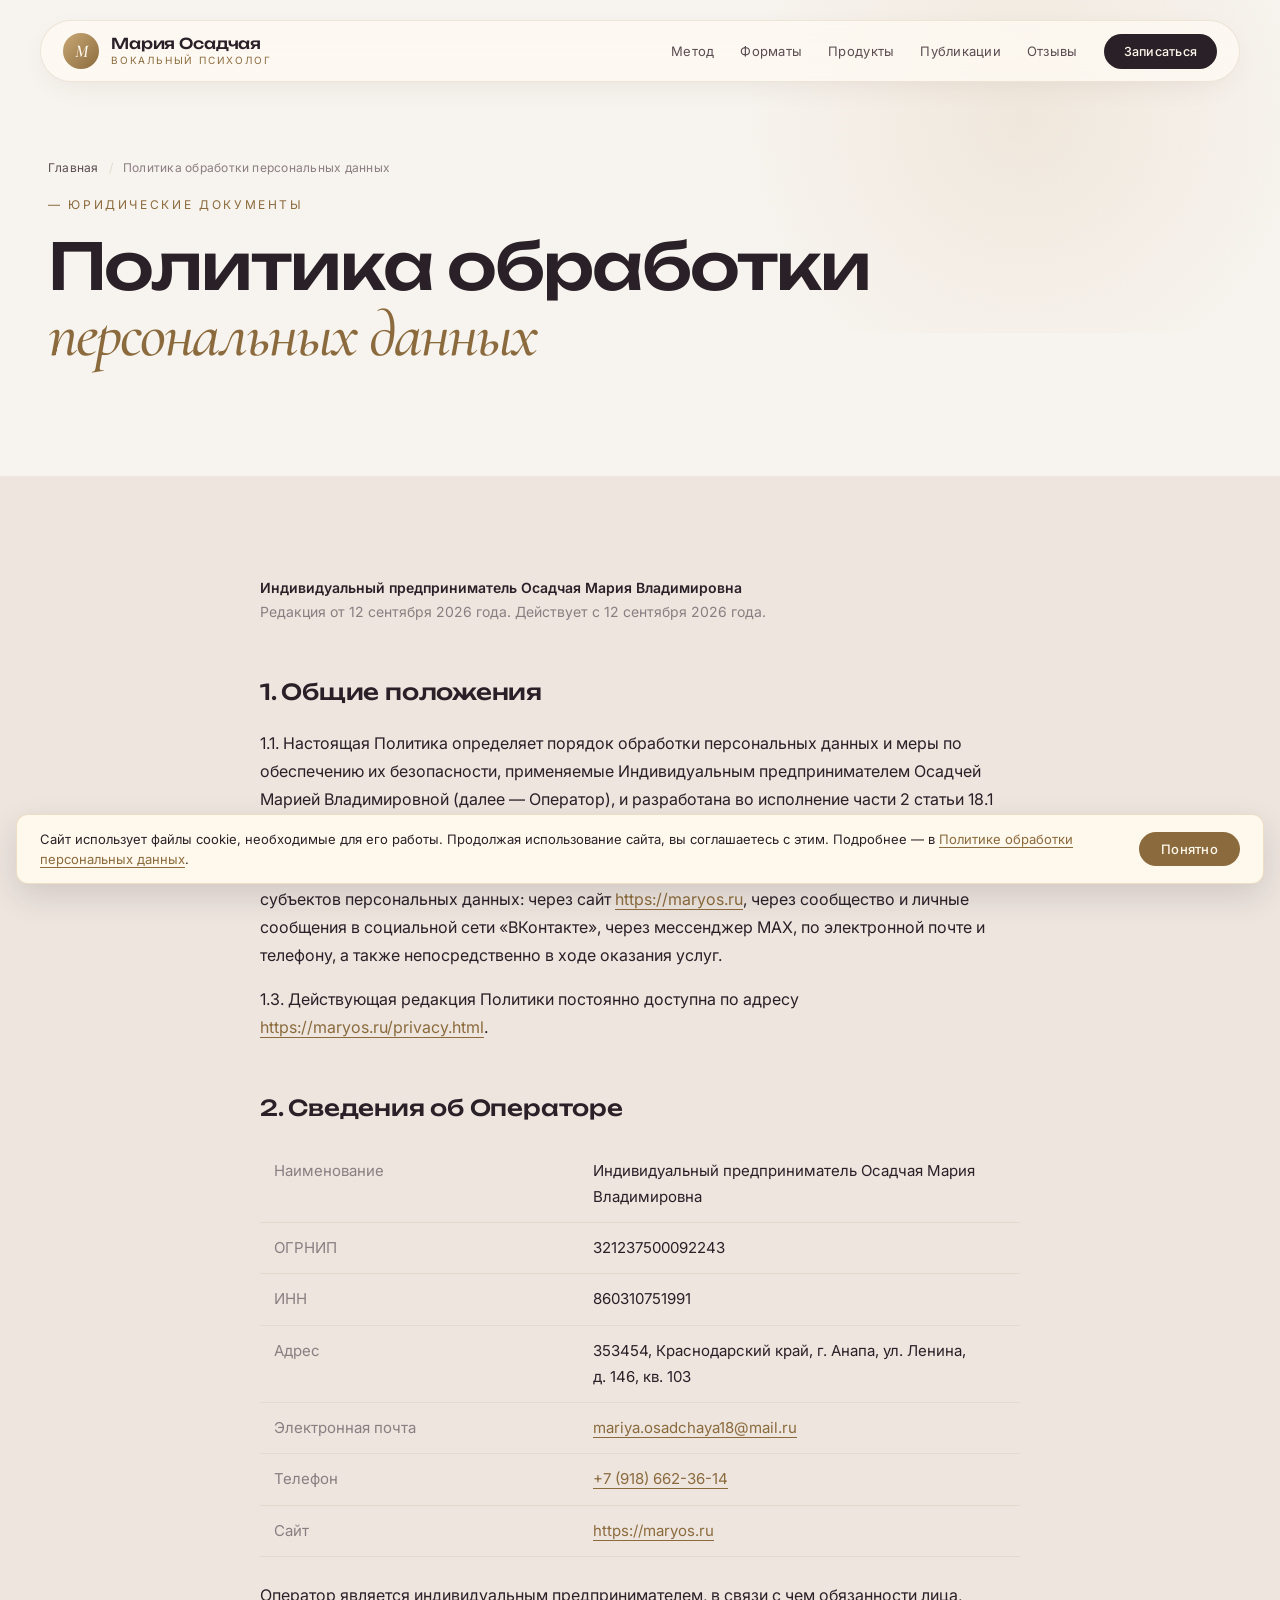
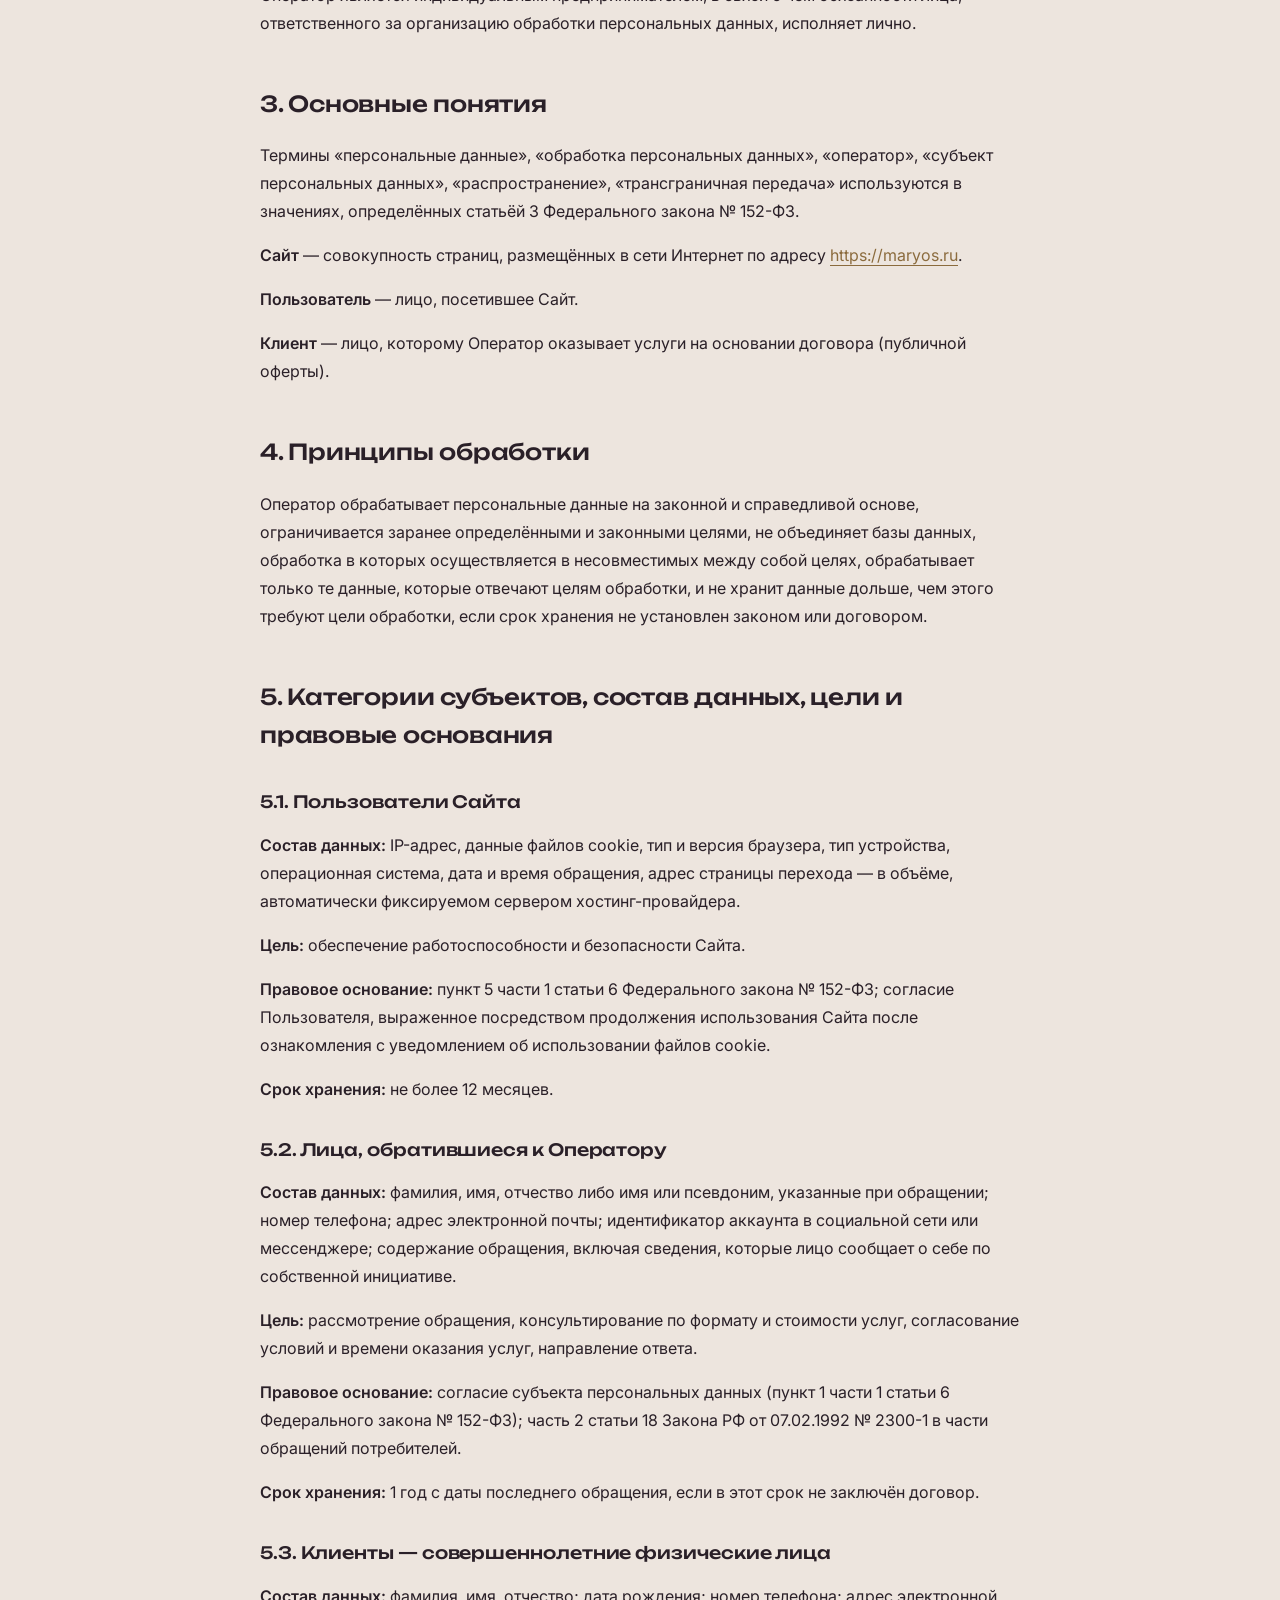
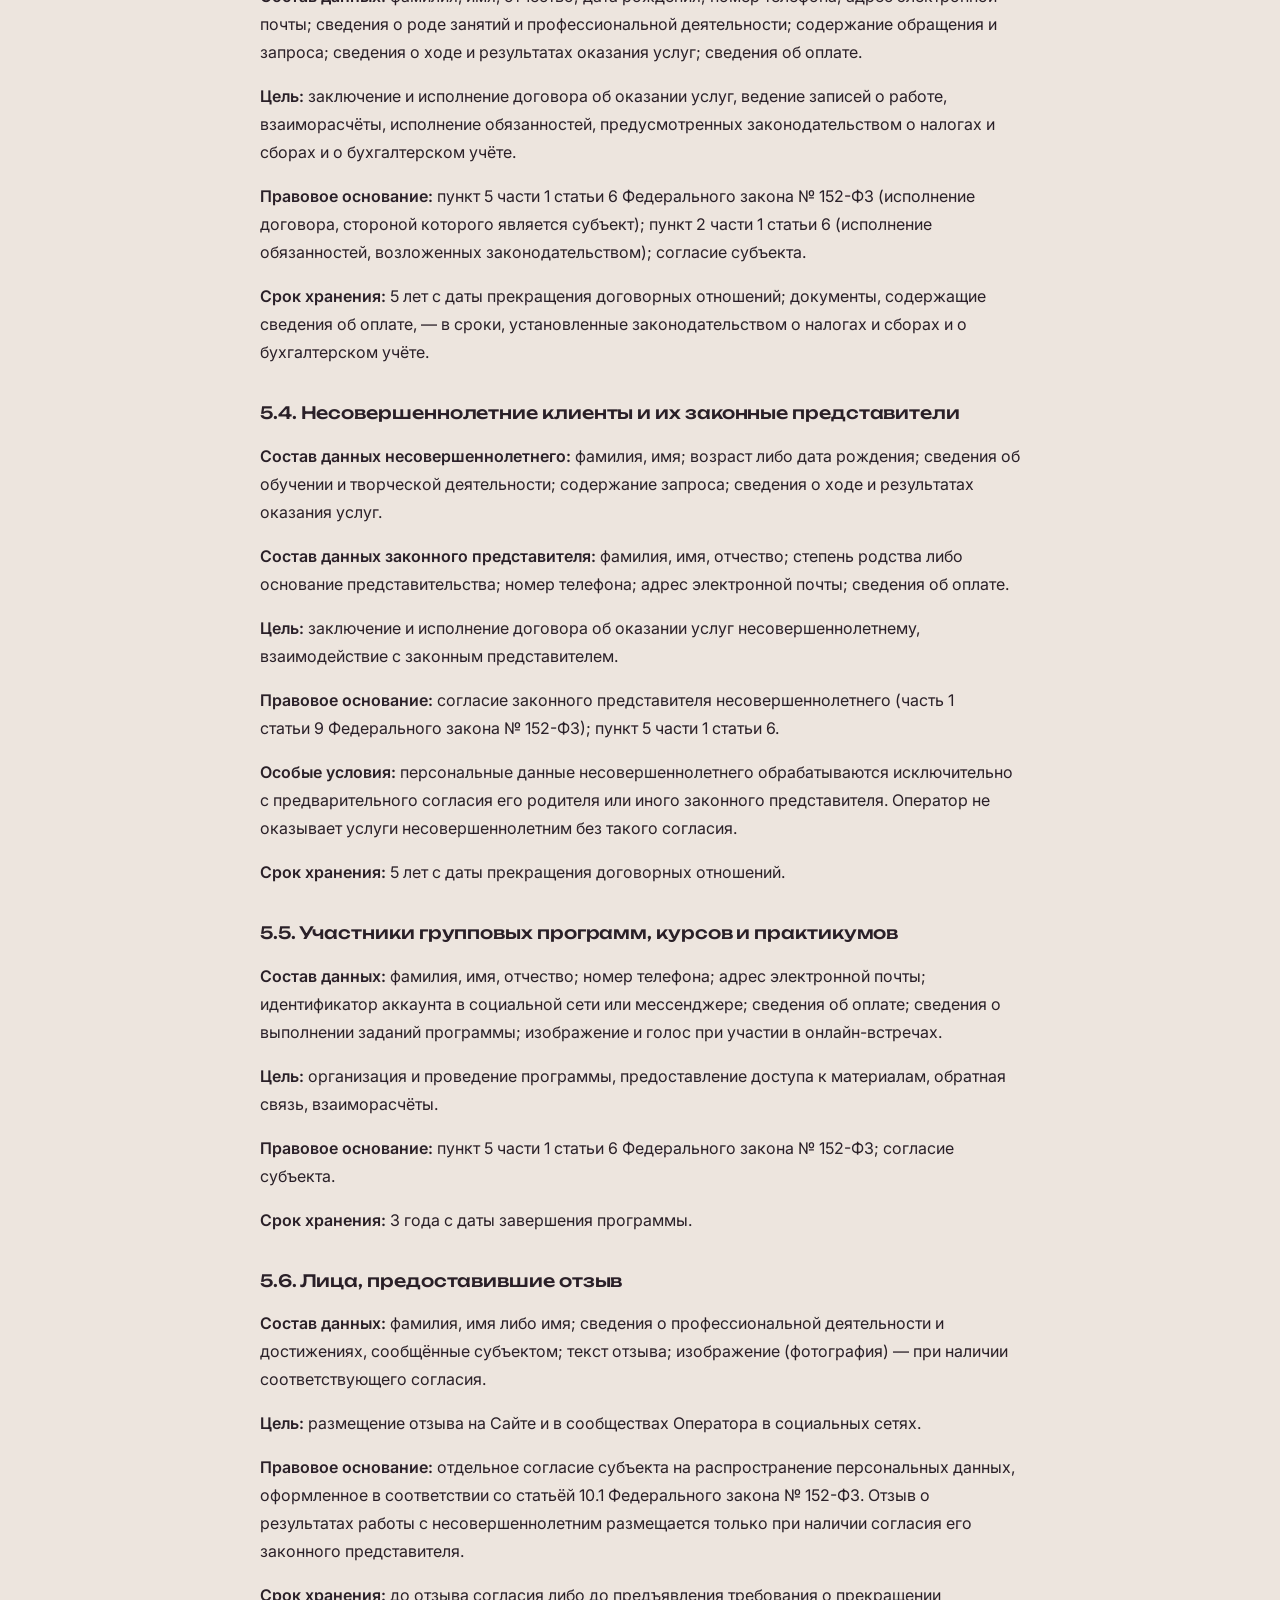
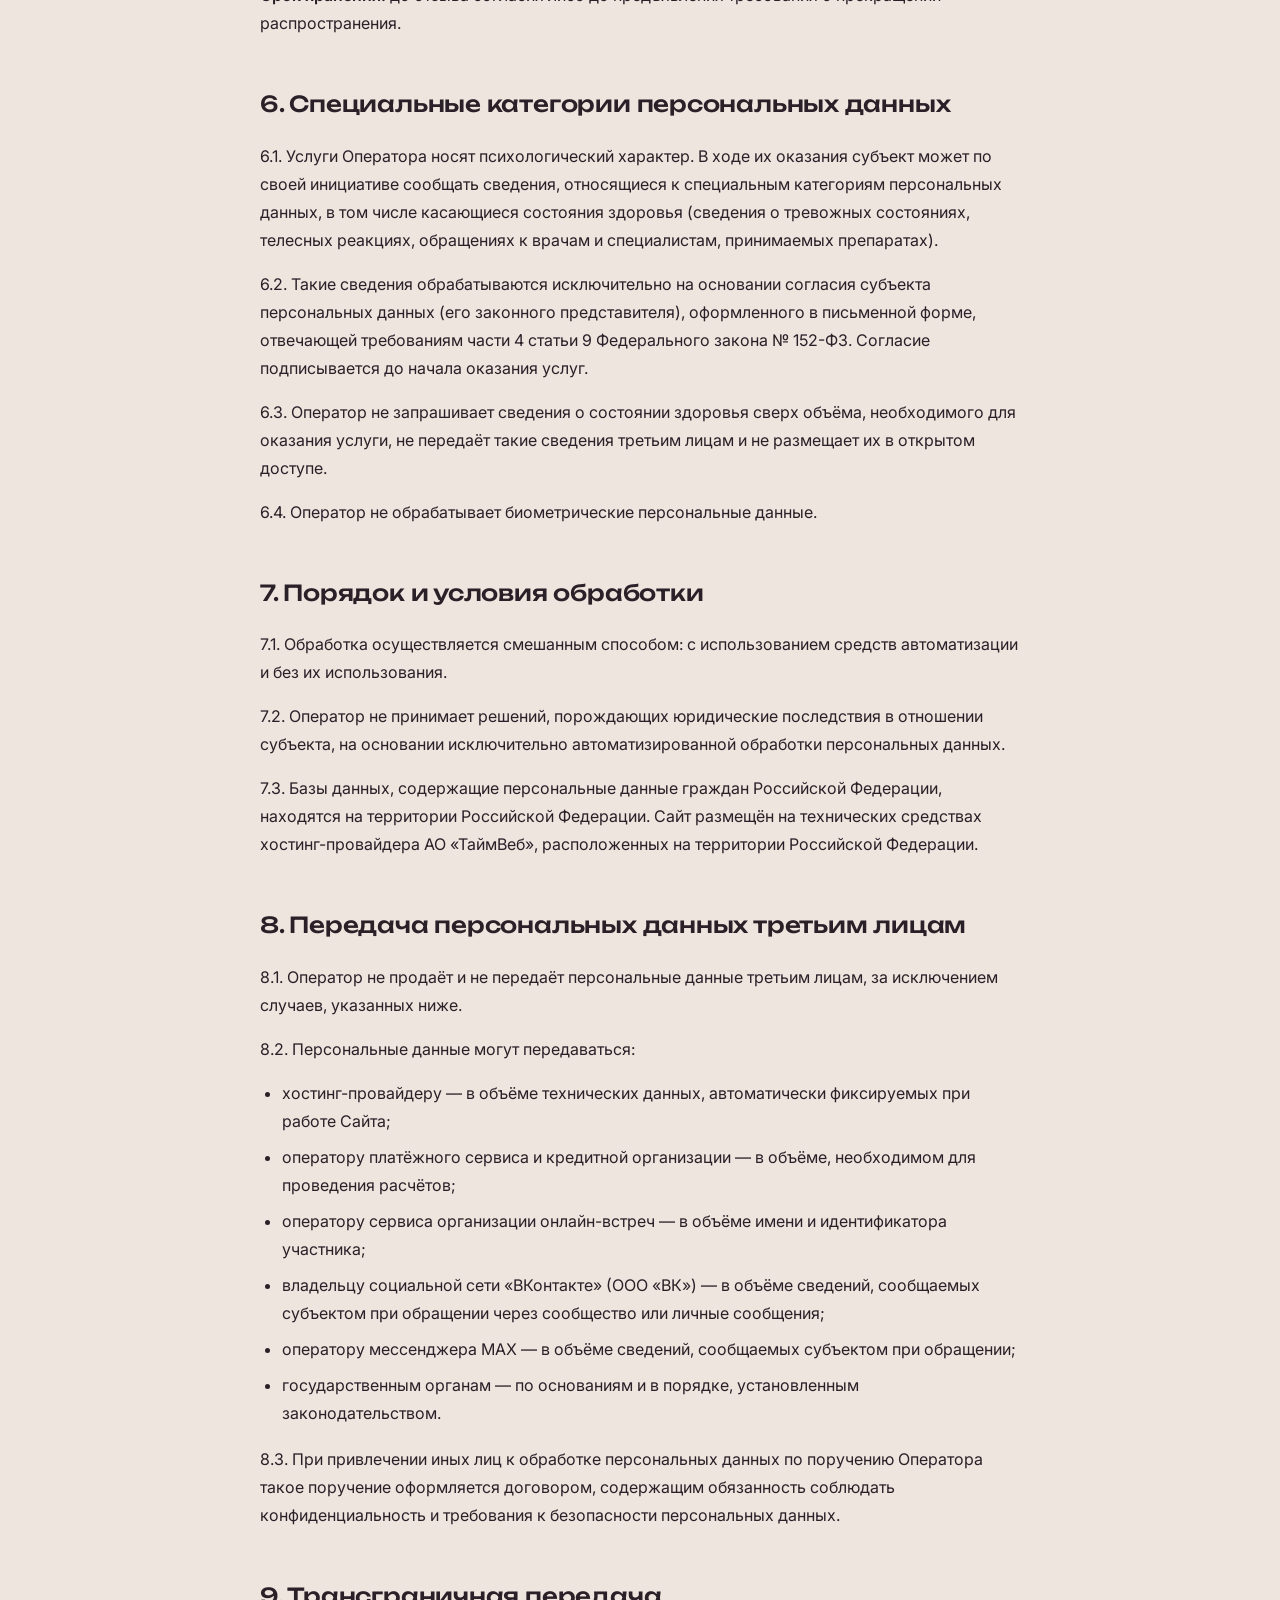
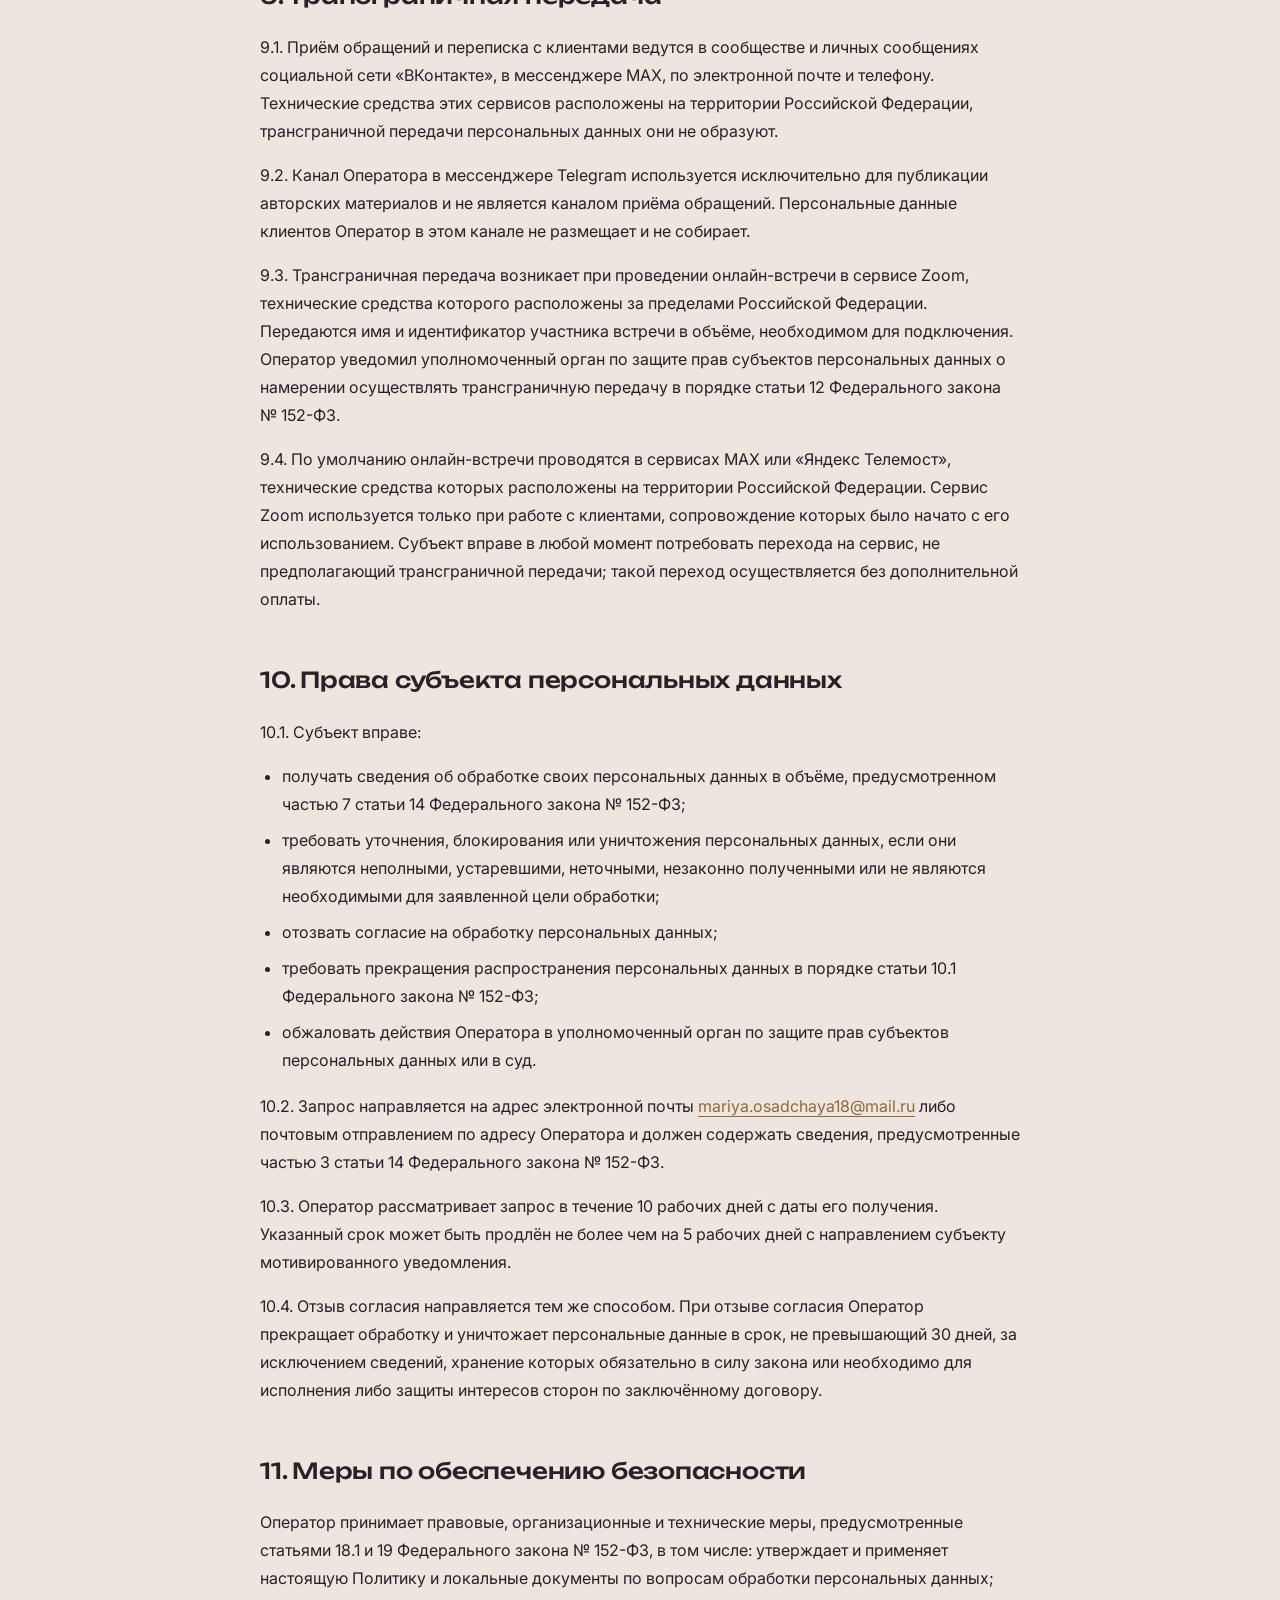
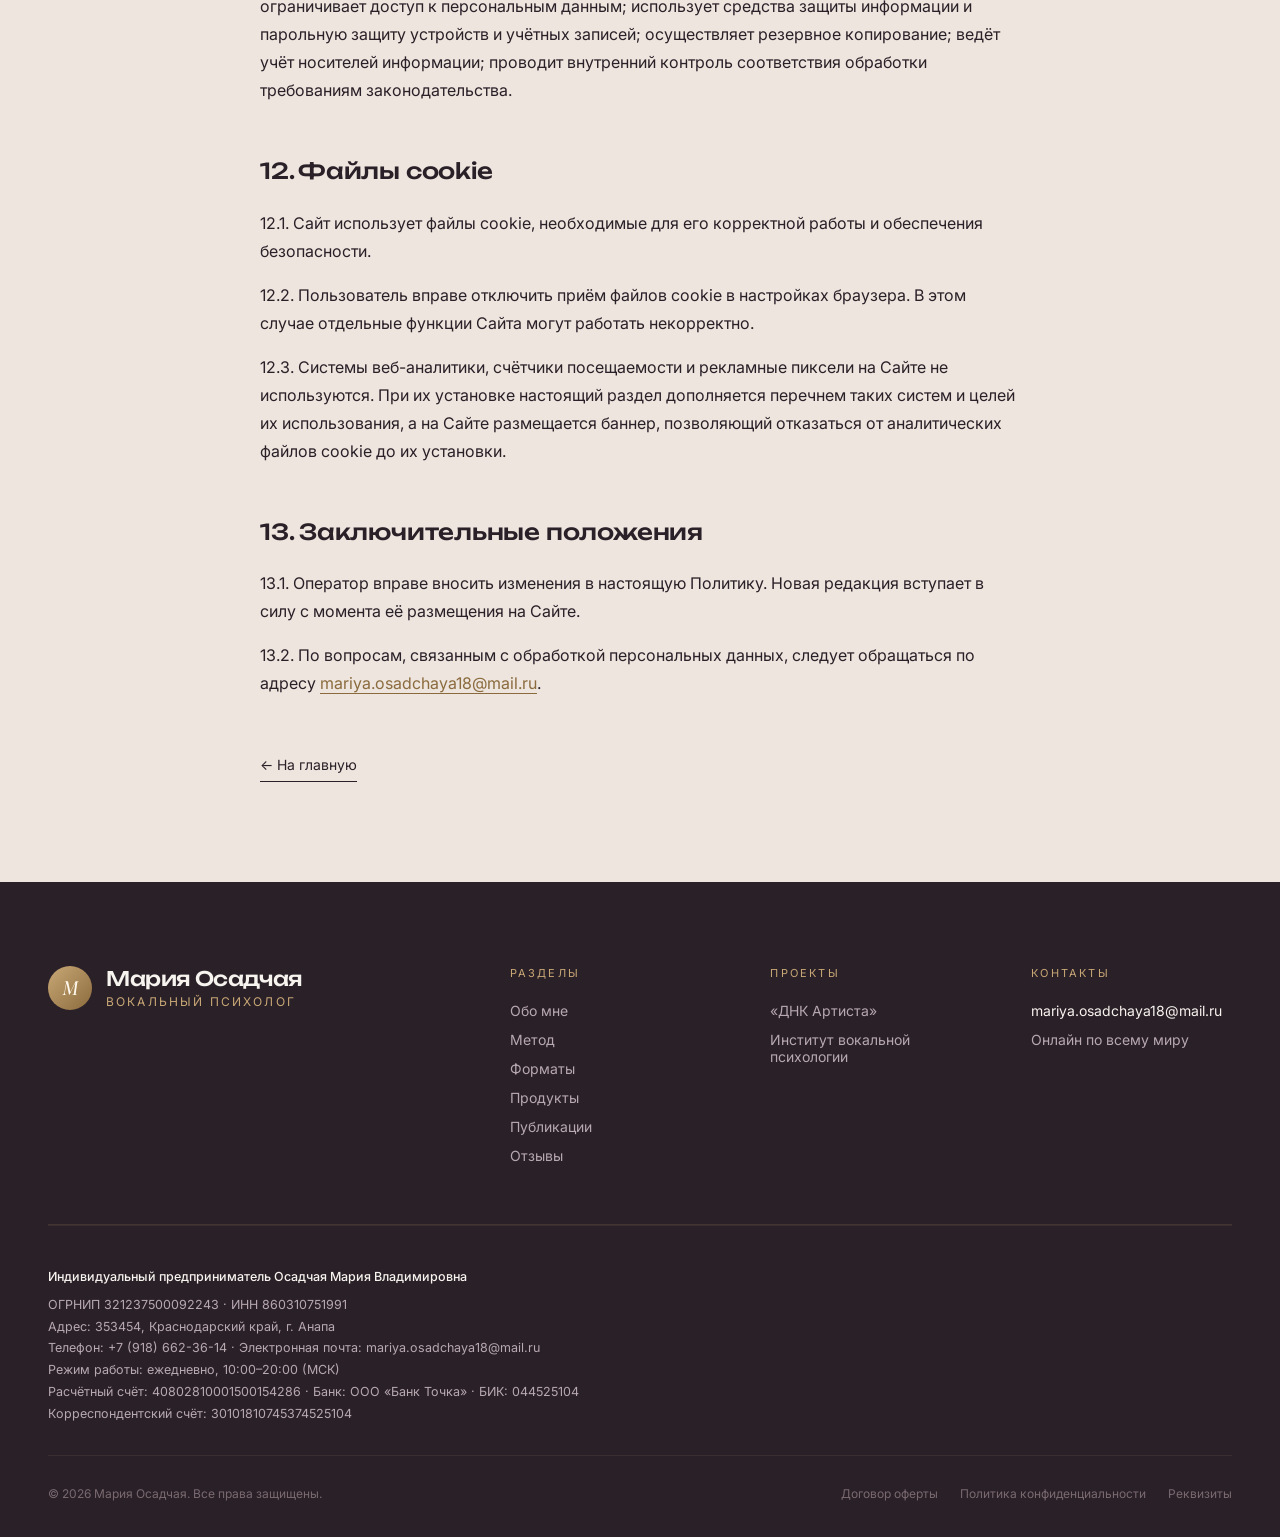
<file: privacy.html>
<!DOCTYPE html>
<html lang="ru">
<head>
<meta charset="utf-8">
<meta name="viewport" content="width=device-width, initial-scale=1">
<title>Политика обработки персональных данных — Мария Осадчая</title>
<meta name="description" content="Порядок обработки персональных данных ИП Осадчей М. В. Редакция от 12 сентября 2026 года.">
<meta name="robots" content="index, follow">
<link rel="canonical" href="https://maryos.ru/privacy.html">
<link rel="icon" type="image/svg+xml" href="/favicon.svg">
<meta name="theme-color" content="#F7F1E6">
<meta property="og:type" content="article">
<meta property="og:url" content="https://maryos.ru/privacy.html">
<meta property="og:title" content="Политика обработки персональных данных — Мария Осадчая">
<meta property="og:description" content="Порядок обработки персональных данных ИП Осадчей М. В.">
<meta property="og:image" content="https://maryos.ru/assets/og-image.jpg">
<meta property="og:locale" content="ru_RU">
<meta property="og:site_name" content="Мария Осадчая">
<meta name="twitter:card" content="summary_large_image">
<meta name="twitter:title" content="Политика обработки персональных данных — Мария Осадчая">
<meta name="twitter:description" content="Порядок обработки персональных данных ИП Осадчей М. В.">
<meta name="twitter:image" content="https://maryos.ru/assets/og-image.jpg">
<link rel="preconnect" href="https://fonts.googleapis.com">
<link rel="preconnect" href="https://fonts.gstatic.com" crossorigin>
<link href="https://fonts.googleapis.com/css2?family=Unbounded:wght@300;400;500;600;700&family=Cormorant+Garamond:ital,wght@0,400;0,500;0,600;1,400;1,500&family=Inter:wght@300;400;500;600;700&display=swap" rel="stylesheet">
<link rel="stylesheet" href="css/site.css">
</head>
<body>

  <nav class="nav" id="site-nav">
    <div class="nav__inner">
      <a href="index.html#top" class="nav__logo">
        <div class="nav__logo-mark">М</div>
        <div class="nav__logo-text">
          <div class="nav__logo-name">Мария&nbsp;Осадчая</div>
          <div class="nav__logo-role">вокальный психолог</div>
        </div>
      </a>
      <button class="nav__burger" type="button" aria-label="Открыть меню" aria-expanded="false" aria-controls="nav-menu"><span></span></button>
      <div class="nav__links" id="nav-menu">
        <a href="method.html">Метод</a>
        <a href="formats.html">Форматы</a>
        <a href="products.html">Продукты</a>
        <a href="publications.html">Публикации</a>
        <a href="reviews.html">Отзывы</a>
        <a href="formats.html" class="nav__cta">Записаться</a>
      </div>
    </div>
  </nav>

  <section class="page-hero">
    <div class="page-hero__inner">
      <div class="breadcrumbs">
        <a href="index.html">Главная</a>
        <span class="breadcrumbs__sep">/</span>
        <span>Политика обработки персональных данных</span>
      </div>
      <div class="reveal">
        <div class="page-hero__eyebrow">— Юридические документы</div>
        <h1 class="page-hero__title">Политика обработки <em>персональных&nbsp;данных</em></h1>
      </div>
    </div>
  </section>

  <section class="section section--warm">
    <div class="section__inner">
      <div class="legal">
        <p class="legal__meta"><strong>Индивидуальный предприниматель Осадчая Мария Владимировна</strong><br>Редакция от 12&nbsp;сентября 2026&nbsp;года. Действует с 12&nbsp;сентября 2026&nbsp;года.</p>

        <h2>1. Общие положения</h2>
        <p>1.1. Настоящая Политика определяет порядок обработки персональных данных и меры по обеспечению их безопасности, применяемые Индивидуальным предпринимателем Осадчей Марией Владимировной (далее — Оператор), и разработана во исполнение части&nbsp;2 статьи&nbsp;18.1 Федерального закона от 27.07.2006 №&nbsp;152-ФЗ «О персональных данных».</p>
        <p>1.2. Политика применяется ко всем персональным данным, которые Оператор получает от субъектов персональных данных: через сайт <a href="https://maryos.ru">https://maryos.ru</a>, через сообщество и личные сообщения в социальной сети «ВКонтакте», через мессенджер MAX, по электронной почте и телефону, а также непосредственно в ходе оказания услуг.</p>
        <p>1.3. Действующая редакция Политики постоянно доступна по адресу <a href="https://maryos.ru/privacy.html">https://maryos.ru/privacy.html</a>.</p>

        <h2>2. Сведения об Операторе</h2>
        <table>
          <tr><td>Наименование</td><td>Индивидуальный предприниматель Осадчая Мария Владимировна</td></tr>
          <tr><td>ОГРНИП</td><td>321237500092243</td></tr>
          <tr><td>ИНН</td><td>860310751991</td></tr>
          <tr><td>Адрес</td><td>353454, Краснодарский край, г.&nbsp;Анапа, ул.&nbsp;Ленина, д.&nbsp;146, кв.&nbsp;103</td></tr>
          <tr><td>Электронная почта</td><td><a href="mailto:mariya.osadchaya18@mail.ru">mariya.osadchaya18@mail.ru</a></td></tr>
          <tr><td>Телефон</td><td><a href="tel:+79186623614">+7&nbsp;(918)&nbsp;662-36-14</a></td></tr>
          <tr><td>Сайт</td><td><a href="https://maryos.ru">https://maryos.ru</a></td></tr>
        </table>
        <p>Оператор является индивидуальным предпринимателем, в связи с чем обязанности лица, ответственного за организацию обработки персональных данных, исполняет лично.</p>

        <h2>3. Основные понятия</h2>
        <p>Термины «персональные данные», «обработка персональных данных», «оператор», «субъект персональных данных», «распространение», «трансграничная передача» используются в значениях, определённых статьёй&nbsp;3 Федерального закона №&nbsp;152-ФЗ.</p>
        <p><strong>Сайт</strong> — совокупность страниц, размещённых в сети Интернет по адресу <a href="https://maryos.ru">https://maryos.ru</a>.</p>
        <p><strong>Пользователь</strong> — лицо, посетившее Сайт.</p>
        <p><strong>Клиент</strong> — лицо, которому Оператор оказывает услуги на основании договора (публичной оферты).</p>

        <h2>4. Принципы обработки</h2>
        <p>Оператор обрабатывает персональные данные на законной и справедливой основе, ограничивается заранее определёнными и законными целями, не объединяет базы данных, обработка в которых осуществляется в несовместимых между собой целях, обрабатывает только те данные, которые отвечают целям обработки, и не хранит данные дольше, чем этого требуют цели обработки, если срок хранения не установлен законом или договором.</p>

        <h2>5. Категории субъектов, состав данных, цели и правовые основания</h2>

        <h3>5.1. Пользователи Сайта</h3>
        <p><strong>Состав данных:</strong> IP-адрес, данные файлов cookie, тип и версия браузера, тип устройства, операционная система, дата и время обращения, адрес страницы перехода — в объёме, автоматически фиксируемом сервером хостинг-провайдера.</p>
        <p><strong>Цель:</strong> обеспечение работоспособности и безопасности Сайта.</p>
        <p><strong>Правовое основание:</strong> пункт&nbsp;5 части&nbsp;1 статьи&nbsp;6 Федерального закона №&nbsp;152-ФЗ; согласие Пользователя, выраженное посредством продолжения использования Сайта после ознакомления с уведомлением об использовании файлов cookie.</p>
        <p><strong>Срок хранения:</strong> не более 12&nbsp;месяцев.</p>

        <h3>5.2. Лица, обратившиеся к Оператору</h3>
        <p><strong>Состав данных:</strong> фамилия, имя, отчество либо имя или псевдоним, указанные при обращении; номер телефона; адрес электронной почты; идентификатор аккаунта в социальной сети или мессенджере; содержание обращения, включая сведения, которые лицо сообщает о себе по собственной инициативе.</p>
        <p><strong>Цель:</strong> рассмотрение обращения, консультирование по формату и стоимости услуг, согласование условий и времени оказания услуг, направление ответа.</p>
        <p><strong>Правовое основание:</strong> согласие субъекта персональных данных (пункт&nbsp;1 части&nbsp;1 статьи&nbsp;6 Федерального закона №&nbsp;152-ФЗ); часть&nbsp;2 статьи&nbsp;18 Закона РФ от 07.02.1992 №&nbsp;2300-1 в части обращений потребителей.</p>
        <p><strong>Срок хранения:</strong> 1&nbsp;год с даты последнего обращения, если в этот срок не заключён договор.</p>

        <h3>5.3. Клиенты — совершеннолетние физические лица</h3>
        <p><strong>Состав данных:</strong> фамилия, имя, отчество; дата рождения; номер телефона; адрес электронной почты; сведения о роде занятий и профессиональной деятельности; содержание обращения и запроса; сведения о ходе и результатах оказания услуг; сведения об оплате.</p>
        <p><strong>Цель:</strong> заключение и исполнение договора об оказании услуг, ведение записей о работе, взаиморасчёты, исполнение обязанностей, предусмотренных законодательством о налогах и сборах и о бухгалтерском учёте.</p>
        <p><strong>Правовое основание:</strong> пункт&nbsp;5 части&nbsp;1 статьи&nbsp;6 Федерального закона №&nbsp;152-ФЗ (исполнение договора, стороной которого является субъект); пункт&nbsp;2 части&nbsp;1 статьи&nbsp;6 (исполнение обязанностей, возложенных законодательством); согласие субъекта.</p>
        <p><strong>Срок хранения:</strong> 5&nbsp;лет с даты прекращения договорных отношений; документы, содержащие сведения об оплате, — в сроки, установленные законодательством о налогах и сборах и о бухгалтерском учёте.</p>

        <h3>5.4. Несовершеннолетние клиенты и их законные представители</h3>
        <p><strong>Состав данных несовершеннолетнего:</strong> фамилия, имя; возраст либо дата рождения; сведения об обучении и творческой деятельности; содержание запроса; сведения о ходе и результатах оказания услуг.</p>
        <p><strong>Состав данных законного представителя:</strong> фамилия, имя, отчество; степень родства либо основание представительства; номер телефона; адрес электронной почты; сведения об оплате.</p>
        <p><strong>Цель:</strong> заключение и исполнение договора об оказании услуг несовершеннолетнему, взаимодействие с законным представителем.</p>
        <p><strong>Правовое основание:</strong> согласие законного представителя несовершеннолетнего (часть&nbsp;1 статьи&nbsp;9 Федерального закона №&nbsp;152-ФЗ); пункт&nbsp;5 части&nbsp;1 статьи&nbsp;6.</p>
        <p><strong>Особые условия:</strong> персональные данные несовершеннолетнего обрабатываются исключительно с предварительного согласия его родителя или иного законного представителя. Оператор не оказывает услуги несовершеннолетним без такого согласия.</p>
        <p><strong>Срок хранения:</strong> 5&nbsp;лет с даты прекращения договорных отношений.</p>

        <h3>5.5. Участники групповых программ, курсов и практикумов</h3>
        <p><strong>Состав данных:</strong> фамилия, имя, отчество; номер телефона; адрес электронной почты; идентификатор аккаунта в социальной сети или мессенджере; сведения об оплате; сведения о выполнении заданий программы; изображение и голос при участии в онлайн-встречах.</p>
        <p><strong>Цель:</strong> организация и проведение программы, предоставление доступа к материалам, обратная связь, взаиморасчёты.</p>
        <p><strong>Правовое основание:</strong> пункт&nbsp;5 части&nbsp;1 статьи&nbsp;6 Федерального закона №&nbsp;152-ФЗ; согласие субъекта.</p>
        <p><strong>Срок хранения:</strong> 3&nbsp;года с даты завершения программы.</p>

        <h3>5.6. Лица, предоставившие отзыв</h3>
        <p><strong>Состав данных:</strong> фамилия, имя либо имя; сведения о профессиональной деятельности и достижениях, сообщённые субъектом; текст отзыва; изображение (фотография) — при наличии соответствующего согласия.</p>
        <p><strong>Цель:</strong> размещение отзыва на Сайте и в сообществах Оператора в социальных сетях.</p>
        <p><strong>Правовое основание:</strong> отдельное согласие субъекта на распространение персональных данных, оформленное в соответствии со статьёй&nbsp;10.1 Федерального закона №&nbsp;152-ФЗ. Отзыв о результатах работы с несовершеннолетним размещается только при наличии согласия его законного представителя.</p>
        <p><strong>Срок хранения:</strong> до отзыва согласия либо до предъявления требования о прекращении распространения.</p>

        <h2>6. Специальные категории персональных данных</h2>
        <p>6.1. Услуги Оператора носят психологический характер. В ходе их оказания субъект может по своей инициативе сообщать сведения, относящиеся к специальным категориям персональных данных, в том числе касающиеся состояния здоровья (сведения о тревожных состояниях, телесных реакциях, обращениях к врачам и специалистам, принимаемых препаратах).</p>
        <p>6.2. Такие сведения обрабатываются исключительно на основании согласия субъекта персональных данных (его законного представителя), оформленного в письменной форме, отвечающей требованиям части&nbsp;4 статьи&nbsp;9 Федерального закона №&nbsp;152-ФЗ. Согласие подписывается до начала оказания услуг.</p>
        <p>6.3. Оператор не запрашивает сведения о состоянии здоровья сверх объёма, необходимого для оказания услуги, не передаёт такие сведения третьим лицам и не размещает их в открытом доступе.</p>
        <p>6.4. Оператор не обрабатывает биометрические персональные данные.</p>

        <h2>7. Порядок и условия обработки</h2>
        <p>7.1. Обработка осуществляется смешанным способом: с использованием средств автоматизации и без их использования.</p>
        <p>7.2. Оператор не принимает решений, порождающих юридические последствия в отношении субъекта, на основании исключительно автоматизированной обработки персональных данных.</p>
        <p>7.3. Базы данных, содержащие персональные данные граждан Российской Федерации, находятся на территории Российской Федерации. Сайт размещён на технических средствах хостинг-провайдера АО&nbsp;«ТаймВеб», расположенных на территории Российской Федерации.</p>

        <h2>8. Передача персональных данных третьим лицам</h2>
        <p>8.1. Оператор не продаёт и не передаёт персональные данные третьим лицам, за исключением случаев, указанных ниже.</p>
        <p>8.2. Персональные данные могут передаваться:</p>
        <ul>
          <li>хостинг-провайдеру — в объёме технических данных, автоматически фиксируемых при работе Сайта;</li>
          <li>оператору платёжного сервиса и кредитной организации — в объёме, необходимом для проведения расчётов;</li>
          <li>оператору сервиса организации онлайн-встреч — в объёме имени и идентификатора участника;</li>
          <li>владельцу социальной сети «ВКонтакте» (ООО «ВК») — в объёме сведений, сообщаемых субъектом при обращении через сообщество или личные сообщения;</li>
          <li>оператору мессенджера MAX — в объёме сведений, сообщаемых субъектом при обращении;</li>
          <li>государственным органам — по основаниям и в порядке, установленным законодательством.</li>
        </ul>
        <p>8.3. При привлечении иных лиц к обработке персональных данных по поручению Оператора такое поручение оформляется договором, содержащим обязанность соблюдать конфиденциальность и требования к безопасности персональных данных.</p>

        <h2>9. Трансграничная передача</h2>
        <p>9.1. Приём обращений и переписка с клиентами ведутся в сообществе и личных сообщениях социальной сети «ВКонтакте», в мессенджере MAX, по электронной почте и телефону. Технические средства этих сервисов расположены на территории Российской Федерации, трансграничной передачи персональных данных они не образуют.</p>
        <p>9.2. Канал Оператора в мессенджере Telegram используется исключительно для публикации авторских материалов и не является каналом приёма обращений. Персональные данные клиентов Оператор в этом канале не размещает и не собирает.</p>
        <p>9.3. Трансграничная передача возникает при проведении онлайн-встречи в сервисе Zoom, технические средства которого расположены за пределами Российской Федерации. Передаются имя и идентификатор участника встречи в объёме, необходимом для подключения. Оператор уведомил уполномоченный орган по защите прав субъектов персональных данных о намерении осуществлять трансграничную передачу в порядке статьи&nbsp;12 Федерального закона №&nbsp;152-ФЗ.</p>
        <p>9.4. По умолчанию онлайн-встречи проводятся в сервисах MAX или «Яндекс Телемост», технические средства которых расположены на территории Российской Федерации. Сервис Zoom используется только при работе с клиентами, сопровождение которых было начато с его использованием. Субъект вправе в любой момент потребовать перехода на сервис, не предполагающий трансграничной передачи; такой переход осуществляется без дополнительной оплаты.</p>

        <h2>10. Права субъекта персональных данных</h2>
        <p>10.1. Субъект вправе:</p>
        <ul>
          <li>получать сведения об обработке своих персональных данных в объёме, предусмотренном частью&nbsp;7 статьи&nbsp;14 Федерального закона №&nbsp;152-ФЗ;</li>
          <li>требовать уточнения, блокирования или уничтожения персональных данных, если они являются неполными, устаревшими, неточными, незаконно полученными или не являются необходимыми для заявленной цели обработки;</li>
          <li>отозвать согласие на обработку персональных данных;</li>
          <li>требовать прекращения распространения персональных данных в порядке статьи&nbsp;10.1 Федерального закона №&nbsp;152-ФЗ;</li>
          <li>обжаловать действия Оператора в уполномоченный орган по защите прав субъектов персональных данных или в суд.</li>
        </ul>
        <p>10.2. Запрос направляется на адрес электронной почты <a href="mailto:mariya.osadchaya18@mail.ru">mariya.osadchaya18@mail.ru</a> либо почтовым отправлением по адресу Оператора и должен содержать сведения, предусмотренные частью&nbsp;3 статьи&nbsp;14 Федерального закона №&nbsp;152-ФЗ.</p>
        <p>10.3. Оператор рассматривает запрос в течение 10&nbsp;рабочих дней с даты его получения. Указанный срок может быть продлён не более чем на 5&nbsp;рабочих дней с направлением субъекту мотивированного уведомления.</p>
        <p>10.4. Отзыв согласия направляется тем же способом. При отзыве согласия Оператор прекращает обработку и уничтожает персональные данные в срок, не превышающий 30&nbsp;дней, за исключением сведений, хранение которых обязательно в силу закона или необходимо для исполнения либо защиты интересов сторон по заключённому договору.</p>

        <h2>11. Меры по обеспечению безопасности</h2>
        <p>Оператор принимает правовые, организационные и технические меры, предусмотренные статьями&nbsp;18.1 и 19 Федерального закона №&nbsp;152-ФЗ, в том числе: утверждает и применяет настоящую Политику и локальные документы по вопросам обработки персональных данных; ограничивает доступ к персональным данным; использует средства защиты информации и парольную защиту устройств и учётных записей; осуществляет резервное копирование; ведёт учёт носителей информации; проводит внутренний контроль соответствия обработки требованиям законодательства.</p>

        <h2>12. Файлы cookie</h2>
        <p>12.1. Сайт использует файлы cookie, необходимые для его корректной работы и обеспечения безопасности.</p>
        <p>12.2. Пользователь вправе отключить приём файлов cookie в настройках браузера. В этом случае отдельные функции Сайта могут работать некорректно.</p>
        <p>12.3. Системы веб-аналитики, счётчики посещаемости и рекламные пиксели на Сайте не используются. При их установке настоящий раздел дополняется перечнем таких систем и целей их использования, а на Сайте размещается баннер, позволяющий отказаться от аналитических файлов cookie до их установки.</p>

        <h2>13. Заключительные положения</h2>
        <p>13.1. Оператор вправе вносить изменения в настоящую Политику. Новая редакция вступает в силу с момента её размещения на Сайте.</p>
        <p>13.2. По вопросам, связанным с обработкой персональных данных, следует обращаться по адресу <a href="mailto:mariya.osadchaya18@mail.ru">mariya.osadchaya18@mail.ru</a>.</p>

        <a href="index.html" class="legal__back">← На главную</a>
      </div>
    </div>
  </section>

  <footer style="background: #2A2028; color: #B8A8B0; padding: 84px 48px 36px;">
    <div style="max-width: 1200px; margin: 0 auto;">
      <div style="display: grid; grid-template-columns: 2fr 1fr 1fr 1fr; gap: 60px; padding-bottom: 60px; border-bottom: 1px solid rgba(201, 168, 118, 0.15);">
        <div>
          <div style="display: flex; align-items: center; gap: 14px; margin-bottom: 24px;">
            <div style="width: 44px; height: 44px; border-radius: 50%; background: linear-gradient(135deg, #C9A876, #8B6B3D); display: flex; align-items: center; justify-content: center; color: #FFF8EC; font-family: 'Cormorant Garamond', serif; font-weight: 600; font-size: 22px; font-style: italic;">М</div>
            <div>
              <div class="display" style="font-size: 20px; font-weight: 500; color: #F7F3EE;">Мария Осадчая</div>
              <div style="font-size: 12px; color: #C9A876; letter-spacing: 0.18em; text-transform: uppercase; margin-top: 3px;">Вокальный психолог</div>
            </div>
          </div>
        </div>
        <div>
          <div style="font-size: 11px; letter-spacing: 0.2em; text-transform: uppercase; color: #C9A876; margin-bottom: 22px;">Разделы</div>
          <div style="display: flex; flex-direction: column; gap: 12px; font-size: 14px;">
            <a href="about.html">Обо мне</a>
            <a href="method.html">Метод</a>
            <a href="formats.html">Форматы</a>
            <a href="products.html">Продукты</a>
            <a href="publications.html">Публикации</a>
            <a href="reviews.html">Отзывы</a>
          </div>
        </div>
        <div>
          <div style="font-size: 11px; letter-spacing: 0.2em; text-transform: uppercase; color: #C9A876; margin-bottom: 22px;">Проекты</div>
          <div style="display: flex; flex-direction: column; gap: 12px; font-size: 14px;">
            <a href="https://vk.ru/dnkartista" target="_blank" rel="noopener">«ДНК&nbsp;Артиста»</a>
            <a href="https://vk.ru/club237344747" target="_blank" rel="noopener">Институт вокальной психологии</a>
          </div>
        </div>
        <div>
          <div style="font-size: 11px; letter-spacing: 0.2em; text-transform: uppercase; color: #C9A876; margin-bottom: 22px;">Контакты</div>
          <div style="display: flex; flex-direction: column; gap: 12px; font-size: 14px;">
            <a href="mailto:mariya.osadchaya18@mail.ru" style="color: #F7F3EE;">mariya.osadchaya18@mail.ru</a>
            <span>Онлайн по всему миру</span>
          </div>
        </div>
      </div>
      <div style="padding-top: 40px; font-size: 12.5px; line-height: 1.75; color: #B8A8B0; border-top: 1px solid rgba(201, 168, 118, 0.1);">
        <div style="color: #F7F3EE; font-weight: 500; margin-bottom: 6px;">Индивидуальный предприниматель Осадчая Мария Владимировна</div>
        ОГРНИП&nbsp;321237500092243 · ИНН&nbsp;860310751991<br>
        Адрес: 353454, Краснодарский край, г.&nbsp;Анапа<br>
        Телефон: <a href="tel:+79186623614" style="color: #B8A8B0;">+7&nbsp;(918)&nbsp;662-36-14</a> · Электронная почта: <a href="mailto:mariya.osadchaya18@mail.ru" style="color: #B8A8B0;">mariya.osadchaya18@mail.ru</a><br>
        Режим работы: ежедневно, 10:00–20:00 (МСК)<br>
        Расчётный счёт: 40802810001500154286 · Банк: ООО&nbsp;«Банк&nbsp;Точка» · БИК: 044525104<br>
        Корреспондентский счёт: 30101810745374525104
      </div>
      <div style="padding-top: 30px; margin-top: 30px; border-top: 1px solid rgba(201, 168, 118, 0.1); display: flex; justify-content: space-between; gap: 24px; font-size: 12px; color: #7A6A70; flex-wrap: wrap;">
        <div>© 2026 Мария Осадчая. Все права защищены.</div>
        <div style="display: flex; gap: 22px; flex-wrap: wrap;">
          <a href="/oferta.html">Договор оферты</a>
          <a href="/privacy.html">Политика конфиденциальности</a>
          <a href="/requisites.html">Реквизиты</a>
        </div>
      </div>
    </div>
  </footer>

  <script>
    (function(){
      var nav = document.getElementById('site-nav');
      if (!nav) return;
      var onScroll = function(){ if (window.scrollY > 40) nav.classList.add('nav--scrolled'); else nav.classList.remove('nav--scrolled'); };
      window.addEventListener('scroll', onScroll, { passive: true });
      onScroll();

      var burger = nav.querySelector('.nav__burger');
      var menu = nav.querySelector('.nav__links');
      if (burger && menu) {
        var close = function(){ nav.classList.remove('is-open'); burger.setAttribute('aria-expanded', 'false'); };
        var open  = function(){ nav.classList.add('is-open'); burger.setAttribute('aria-expanded', 'true'); };
        burger.addEventListener('click', function(){
          if (nav.classList.contains('is-open')) close(); else open();
        });
        // Close after tapping any link inside drawer
        menu.addEventListener('click', function(ev){
          var t = ev.target;
          while (t && t !== menu) { if (t.tagName === 'A') { close(); break; } t = t.parentNode; }
        });
        // Close on outside click
        document.addEventListener('click', function(ev){
          if (!nav.classList.contains('is-open')) return;
          if (nav.contains(ev.target)) return;
          close();
        });
        // Close on Esc
        document.addEventListener('keydown', function(ev){
          if (ev.key === 'Escape') close();
        });
      }
    })();
  </script>

  <!-- Cookie notice — простая полоса. При подключении аналитики (напр. Яндекс.Метрика) заменить на баннер с кнопками «Принять» / «Отклонить», а скрипты аналитики подключать только после нажатия «Принять». -->
  <div id="cookie-notice" class="cookie-notice" hidden>
    <div class="cookie-notice__inner">
      <p>Сайт использует файлы cookie, необходимые для его работы. Продолжая использование сайта, вы соглашаетесь с этим. Подробнее — в <a href="/privacy.html">Политике обработки персональных данных</a>.</p>
      <button type="button" id="cookie-notice-btn" class="cookie-notice__btn">Понятно</button>
    </div>
  </div>
  <script>
    (function(){
      var KEY = 'cookieNoticeAccepted';
      var el = document.getElementById('cookie-notice');
      if (!el) return;
      var accepted = false;
      try { accepted = localStorage.getItem(KEY) === '1'; } catch (e) {}
      if (accepted) return;
      el.hidden = false;
      var btn = document.getElementById('cookie-notice-btn');
      if (!btn) return;
      btn.addEventListener('click', function(){
        try { localStorage.setItem(KEY, '1'); } catch (e) {}
        el.hidden = true;
      });
    })();
  </script>
</body>
</html>
</file>
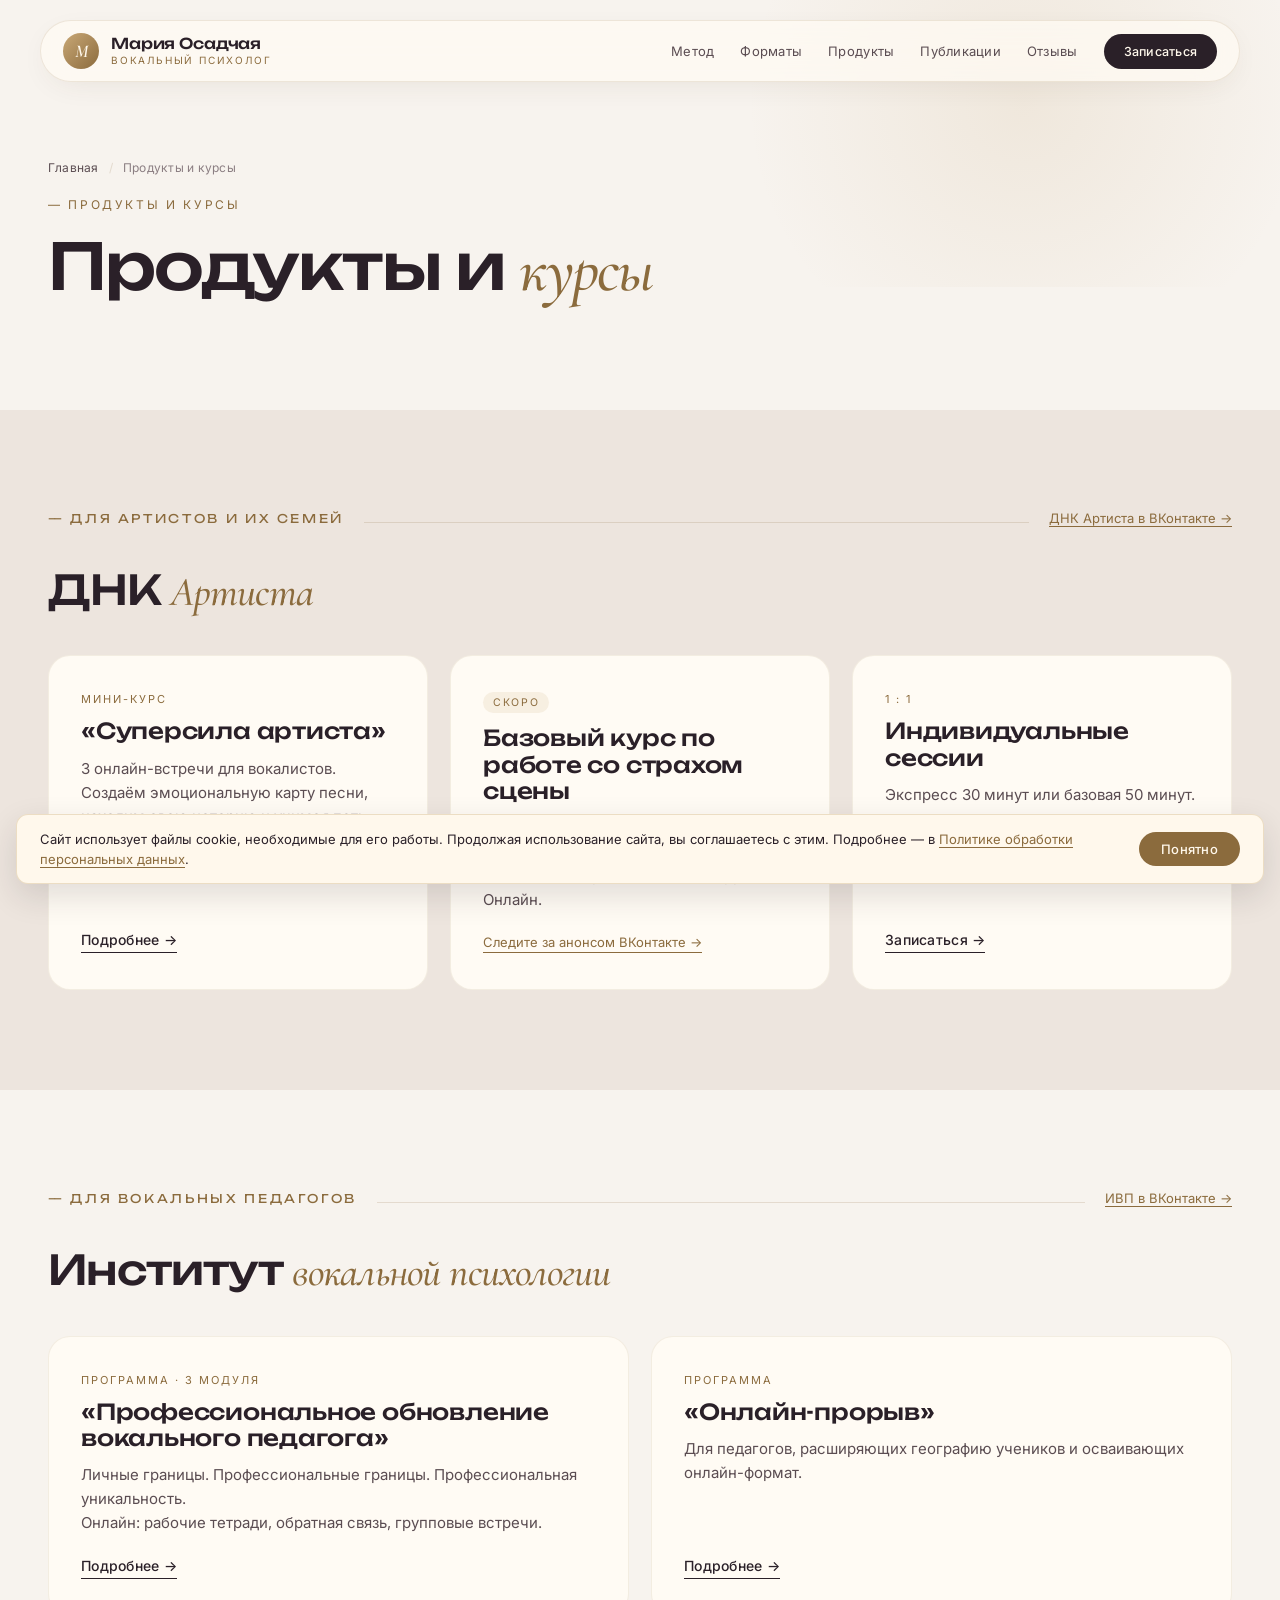
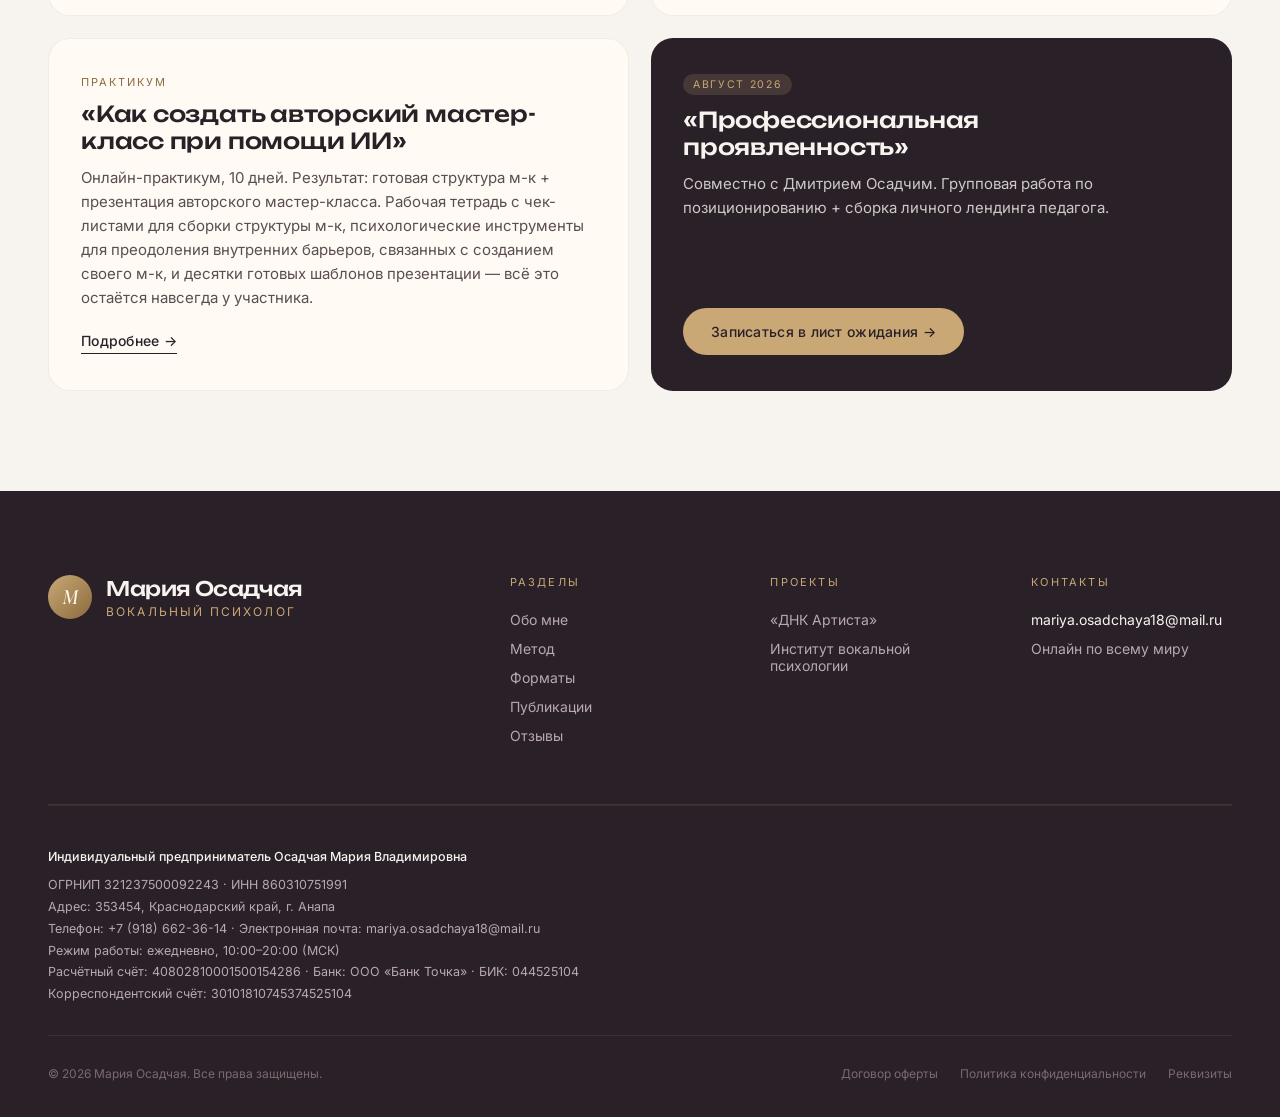
<file: products.html>
<!DOCTYPE html>
<html lang="ru">
<head>
<meta charset="utf-8">
<meta name="viewport" content="width=device-width, initial-scale=1">
<title>Продукты и курсы — Мария Осадчая</title>
<meta name="description" content="Продукты и курсы Марии Осадчей: программы ДНК Артиста для семей и Института вокальной психологии для педагогов.">
<link rel="canonical" href="https://maryos.ru/products.html">
<link rel="icon" type="image/svg+xml" href="/favicon.svg">
<meta name="theme-color" content="#F7F1E6">
<meta property="og:type" content="website">
<meta property="og:url" content="https://maryos.ru/products.html">
<meta property="og:title" content="Продукты и курсы — Мария Осадчая">
<meta property="og:description" content="ДНК Артиста для семей вокалистов и Институт вокальной психологии для педагогов. Онлайн-курсы, программы, практикумы.">
<meta property="og:image" content="https://maryos.ru/assets/og-image.jpg">
<meta property="og:locale" content="ru_RU">
<meta property="og:site_name" content="Мария Осадчая">
<meta name="twitter:card" content="summary_large_image">
<meta name="twitter:title" content="Продукты и курсы — Мария Осадчая">
<meta name="twitter:description" content="ДНК Артиста для семей + Институт вокальной психологии для педагогов.">
<meta name="twitter:image" content="https://maryos.ru/assets/og-image.jpg">
<link rel="preconnect" href="https://fonts.googleapis.com">
<link rel="preconnect" href="https://fonts.gstatic.com" crossorigin>
<link href="https://fonts.googleapis.com/css2?family=Unbounded:wght@300;400;500;600;700&family=Cormorant+Garamond:ital,wght@0,400;0,500;0,600;1,400;1,500&family=Inter:wght@300;400;500;600;700&display=swap" rel="stylesheet">
<link rel="stylesheet" href="css/site.css">
</head>
<body>

  <nav class="nav" id="site-nav">
    <div class="nav__inner">
      <a href="index.html#top" class="nav__logo">
        <div class="nav__logo-mark">М</div>
        <div class="nav__logo-text">
          <div class="nav__logo-name">Мария&nbsp;Осадчая</div>
          <div class="nav__logo-role">вокальный психолог</div>
        </div>
      </a>
      <button class="nav__burger" type="button" aria-label="Открыть меню" aria-expanded="false" aria-controls="nav-menu"><span></span></button>
      <div class="nav__links" id="nav-menu">
        <a href="method.html">Метод</a>
        <a href="formats.html">Форматы</a>
        <a href="products.html">Продукты</a>
        <a href="publications.html">Публикации</a>
        <a href="reviews.html">Отзывы</a>
        <a href="formats.html" class="nav__cta">Записаться</a>
      </div>
    </div>
  </nav>

  <section class="page-hero">
    <div class="page-hero__inner">
      <div class="breadcrumbs">
        <a href="index.html">Главная</a>
        <span class="breadcrumbs__sep">/</span>
        <span>Продукты и курсы</span>
      </div>
      <div class="reveal">
        <div class="page-hero__eyebrow">— Продукты и курсы</div>
        <h1 class="page-hero__title">Продукты и <em>курсы</em></h1>
      </div>
    </div>
  </section>

  <!-- DNA ARTIST -->
  <section class="section section--warm">
    <div class="section__inner">
      <div style="display: flex; align-items: baseline; gap: 20px; margin-bottom: 40px;">
        <div class="display" style="font-size: 12px; letter-spacing: 0.22em; color: var(--accent-deep); text-transform: uppercase;">— Для артистов и их семей</div>
        <div style="flex: 1; height: 1px; background: var(--border);"></div>
        <a href="https://vk.ru/dnkartista" target="_blank" rel="noopener" style="font-size: 13px; color: var(--accent-deep); border-bottom: 1px solid var(--accent-deep);">ДНК Артиста в ВКонтакте →</a>
      </div>
      <h2 class="display" style="font-size: clamp(1.8rem, 3.2vw, 2.6rem); font-weight: 500; letter-spacing: -0.02em; margin: 0 0 40px; line-height: 1.1;">ДНК <em class="serif" style="font-style: italic; color: var(--accent-deep);">Артиста</em></h2>

      <div style="display: grid; grid-template-columns: repeat(3, 1fr); gap: 22px;">
        <article class="card">
          <div class="card__eyebrow">Мини-курс</div>
          <h3 class="card__title">«Суперсила артиста»</h3>
          <p class="card__body" style="margin-bottom: 22px;">3 онлайн-встречи для вокалистов. Создаём эмоциональную карту песни, находим свою историю и учимся петь так, чтобы у зрителя были мурашки.</p>
          <a href="https://vk.ru/dnkartista" target="_blank" rel="noopener" class="btn btn--link" style="margin-top: auto; align-self: flex-start;">Подробнее&nbsp;→</a>
        </article>
        <article class="card">
          <div style="display: inline-block; padding: 4px 10px; background: var(--accent-tint); border-radius: 999px; font-size: 10.5px; letter-spacing: 0.16em; color: var(--accent-deep); text-transform: uppercase; margin-bottom: 12px; align-self: flex-start;">Скоро</div>
          <h3 class="card__title">Базовый курс по работе со страхом сцены</h3>
          <p class="card__body" style="margin-bottom: 22px;">Подходит тем, кто пока не готов к индивидуальной работе с вокальным психологом. Практические инструменты. Онлайн.</p>
          <a href="https://vk.ru/dnkartista" target="_blank" rel="noopener" style="margin-top: auto; align-self: flex-start; font-size: 13px; color: var(--accent-deep); border-bottom: 1px solid var(--accent-deep); padding-bottom: 2px;">Следите за анонсом ВКонтакте&nbsp;→</a>
        </article>
        <article class="card">
          <div class="card__eyebrow">1&nbsp;:&nbsp;1</div>
          <h3 class="card__title">Индивидуальные сессии</h3>
          <p class="card__body" style="margin-bottom: 22px;">Экспресс 30&nbsp;минут или базовая 50&nbsp;минут.</p>
          <a href="formats.html" class="btn btn--link" style="margin-top: auto; align-self: flex-start;">Записаться&nbsp;→</a>
        </article>
      </div>
    </div>
  </section>

  <!-- IVP -->
  <section class="section section--cream">
    <div class="section__inner">
      <div style="display: flex; align-items: baseline; gap: 20px; margin-bottom: 40px;">
        <div class="display" style="font-size: 12px; letter-spacing: 0.22em; color: var(--accent-deep); text-transform: uppercase;">— Для вокальных педагогов</div>
        <div style="flex: 1; height: 1px; background: var(--border);"></div>
        <a href="https://vk.ru/club237344747" target="_blank" rel="noopener" style="font-size: 13px; color: var(--accent-deep); border-bottom: 1px solid var(--accent-deep);">ИВП в ВКонтакте →</a>
      </div>
      <h2 class="display" style="font-size: clamp(1.8rem, 3.2vw, 2.6rem); font-weight: 500; letter-spacing: -0.02em; margin: 0 0 40px; line-height: 1.1;">Институт <em class="serif" style="font-style: italic; color: var(--accent-deep);">вокальной&nbsp;психологии</em></h2>

      <div style="display: grid; grid-template-columns: repeat(2, 1fr); gap: 22px;">
        <article class="card">
          <div class="card__eyebrow">Программа · 3 модуля</div>
          <h3 class="card__title">«Профессиональное обновление вокального педагога»</h3>
          <p class="card__body" style="margin-bottom: 22px;">Личные границы. Профессиональные границы. Профессиональная уникальность.<br>Онлайн: рабочие тетради, обратная связь, групповые встречи.</p>
          <a href="https://vk.ru/club237344747" target="_blank" rel="noopener" class="btn btn--link" style="margin-top: auto; align-self: flex-start;">Подробнее&nbsp;→</a>
        </article>
        <article class="card">
          <div class="card__eyebrow">Программа</div>
          <h3 class="card__title">«Онлайн-прорыв»</h3>
          <p class="card__body" style="margin-bottom: 22px;">Для педагогов, расширяющих географию учеников и осваивающих онлайн-формат.</p>
          <a href="https://vk.ru/club237344747" target="_blank" rel="noopener" class="btn btn--link" style="margin-top: auto; align-self: flex-start;">Подробнее&nbsp;→</a>
        </article>
        <article class="card">
          <div class="card__eyebrow">Практикум</div>
          <h3 class="card__title">«Как создать авторский мастер-класс при помощи ИИ»</h3>
          <p class="card__body" style="margin-bottom: 22px;">Онлайн-практикум, 10&nbsp;дней. Результат: готовая структура м-к&nbsp;+ презентация авторского мастер-класса. Рабочая тетрадь с чек-листами для сборки структуры м-к, психологические инструменты для преодоления внутренних барьеров, связанных с созданием своего м-к, и десятки готовых шаблонов презентации — всё это остаётся навсегда у участника.</p>
          <a href="https://vk.ru/club237344747" target="_blank" rel="noopener" class="btn btn--link" style="margin-top: auto; align-self: flex-start;">Подробнее&nbsp;→</a>
        </article>
        <article class="card card--dark">
          <div style="display: inline-block; padding: 4px 10px; background: rgba(201, 168, 118, 0.18); border-radius: 999px; font-size: 10.5px; letter-spacing: 0.16em; color: var(--accent-soft); text-transform: uppercase; margin-bottom: 12px; align-self: flex-start;">Август 2026</div>
          <h3 class="card__title">«Профессиональная проявленность»</h3>
          <p class="card__body" style="margin-bottom: 22px;">Совместно с Дмитрием Осадчим. Групповая работа по позиционированию + сборка личного лендинга педагога.</p>
          <a href="https://vk.ru/club237344747" target="_blank" rel="noopener" class="btn btn--gold" style="margin-top: auto; align-self: flex-start;">Записаться в лист ожидания&nbsp;→</a>
        </article>
      </div>
    </div>
  </section>

  <footer style="background: #2A2028; color: #B8A8B0; padding: 84px 48px 36px;">
    <div style="max-width: 1200px; margin: 0 auto;">
      <div style="display: grid; grid-template-columns: 2fr 1fr 1fr 1fr; gap: 60px; padding-bottom: 60px; border-bottom: 1px solid rgba(201, 168, 118, 0.15);">
        <div>
          <div style="display: flex; align-items: center; gap: 14px; margin-bottom: 24px;">
            <div style="width: 44px; height: 44px; border-radius: 50%; background: linear-gradient(135deg, #C9A876, #8B6B3D); display: flex; align-items: center; justify-content: center; color: #FFF8EC; font-family: 'Cormorant Garamond', serif; font-weight: 600; font-size: 22px; font-style: italic;">М</div>
            <div>
              <div class="display" style="font-size: 20px; font-weight: 500; color: #F7F3EE;">Мария Осадчая</div>
              <div style="font-size: 12px; color: #C9A876; letter-spacing: 0.18em; text-transform: uppercase; margin-top: 3px;">Вокальный психолог</div>
            </div>
          </div>
        </div>
        <div>
          <div style="font-size: 11px; letter-spacing: 0.2em; text-transform: uppercase; color: #C9A876; margin-bottom: 22px;">Разделы</div>
          <div style="display: flex; flex-direction: column; gap: 12px; font-size: 14px;">
            <a href="about.html">Обо мне</a>
            <a href="method.html">Метод</a>
            <a href="formats.html">Форматы</a>
            <a href="publications.html">Публикации</a>
            <a href="reviews.html">Отзывы</a>
          </div>
        </div>
        <div>
          <div style="font-size: 11px; letter-spacing: 0.2em; text-transform: uppercase; color: #C9A876; margin-bottom: 22px;">Проекты</div>
          <div style="display: flex; flex-direction: column; gap: 12px; font-size: 14px;">
            <a href="https://vk.ru/dnkartista" target="_blank" rel="noopener">«ДНК&nbsp;Артиста»</a>
            <a href="https://vk.ru/club237344747" target="_blank" rel="noopener">Институт вокальной психологии</a>
          </div>
        </div>
        <div>
          <div style="font-size: 11px; letter-spacing: 0.2em; text-transform: uppercase; color: #C9A876; margin-bottom: 22px;">Контакты</div>
          <div style="display: flex; flex-direction: column; gap: 12px; font-size: 14px;">
            <a href="mailto:mariya.osadchaya18@mail.ru" style="color: #F7F3EE;">mariya.osadchaya18@mail.ru</a>
            <span>Онлайн по всему миру</span>
          </div>
        </div>
      </div>
      <div style="padding-top: 40px; font-size: 12.5px; line-height: 1.75; color: #B8A8B0; border-top: 1px solid rgba(201, 168, 118, 0.1);">
        <div style="color: #F7F3EE; font-weight: 500; margin-bottom: 6px;">Индивидуальный предприниматель Осадчая Мария Владимировна</div>
        ОГРНИП&nbsp;321237500092243 · ИНН&nbsp;860310751991<br>
        Адрес: 353454, Краснодарский край, г.&nbsp;Анапа<br>
        Телефон: <a href="tel:+79186623614" style="color: #B8A8B0;">+7&nbsp;(918)&nbsp;662-36-14</a> · Электронная почта: <a href="mailto:mariya.osadchaya18@mail.ru" style="color: #B8A8B0;">mariya.osadchaya18@mail.ru</a><br>
        Режим работы: ежедневно, 10:00–20:00 (МСК)<br>
        Расчётный счёт: 40802810001500154286 · Банк: ООО&nbsp;«Банк&nbsp;Точка» · БИК: 044525104<br>
        Корреспондентский счёт: 30101810745374525104
      </div>
      <div style="padding-top: 30px; margin-top: 30px; border-top: 1px solid rgba(201, 168, 118, 0.1); display: flex; justify-content: space-between; gap: 24px; font-size: 12px; color: #7A6A70; flex-wrap: wrap;">
        <div>© 2026 Мария Осадчая. Все права защищены.</div>
        <div style="display: flex; gap: 22px; flex-wrap: wrap;">
          <a href="/oferta.html">Договор оферты</a>
          <a href="/privacy.html">Политика конфиденциальности</a>
          <a href="/requisites.html">Реквизиты</a>
        </div>
      </div>
    </div>
  </footer>

  <script>
    (function(){
      var nav = document.getElementById('site-nav');
      if (!nav) return;
      var onScroll = function(){ if (window.scrollY > 40) nav.classList.add('nav--scrolled'); else nav.classList.remove('nav--scrolled'); };
      window.addEventListener('scroll', onScroll, { passive: true });
      onScroll();

      var burger = nav.querySelector('.nav__burger');
      var menu = nav.querySelector('.nav__links');
      if (burger && menu) {
        var close = function(){ nav.classList.remove('is-open'); burger.setAttribute('aria-expanded', 'false'); };
        var open  = function(){ nav.classList.add('is-open'); burger.setAttribute('aria-expanded', 'true'); };
        burger.addEventListener('click', function(){
          if (nav.classList.contains('is-open')) close(); else open();
        });
        // Close after tapping any link inside drawer
        menu.addEventListener('click', function(ev){
          var t = ev.target;
          while (t && t !== menu) { if (t.tagName === 'A') { close(); break; } t = t.parentNode; }
        });
        // Close on outside click
        document.addEventListener('click', function(ev){
          if (!nav.classList.contains('is-open')) return;
          if (nav.contains(ev.target)) return;
          close();
        });
        // Close on Esc
        document.addEventListener('keydown', function(ev){
          if (ev.key === 'Escape') close();
        });
      }
    })();
  </script>

  <!-- Cookie notice — простая полоса. При подключении аналитики (напр. Яндекс.Метрика) заменить на баннер с кнопками «Принять» / «Отклонить», а скрипты аналитики подключать только после нажатия «Принять». -->
  <div id="cookie-notice" class="cookie-notice" hidden>
    <div class="cookie-notice__inner">
      <p>Сайт использует файлы cookie, необходимые для его работы. Продолжая использование сайта, вы соглашаетесь с этим. Подробнее — в <a href="/privacy.html">Политике обработки персональных данных</a>.</p>
      <button type="button" id="cookie-notice-btn" class="cookie-notice__btn">Понятно</button>
    </div>
  </div>
  <script>
    (function(){
      var KEY = 'cookieNoticeAccepted';
      var el = document.getElementById('cookie-notice');
      if (!el) return;
      var accepted = false;
      try { accepted = localStorage.getItem(KEY) === '1'; } catch (e) {}
      if (accepted) return;
      el.hidden = false;
      var btn = document.getElementById('cookie-notice-btn');
      if (!btn) return;
      btn.addEventListener('click', function(){
        try { localStorage.setItem(KEY, '1'); } catch (e) {}
        el.hidden = true;
      });
    })();
  </script>
</body>
</html>
</file>
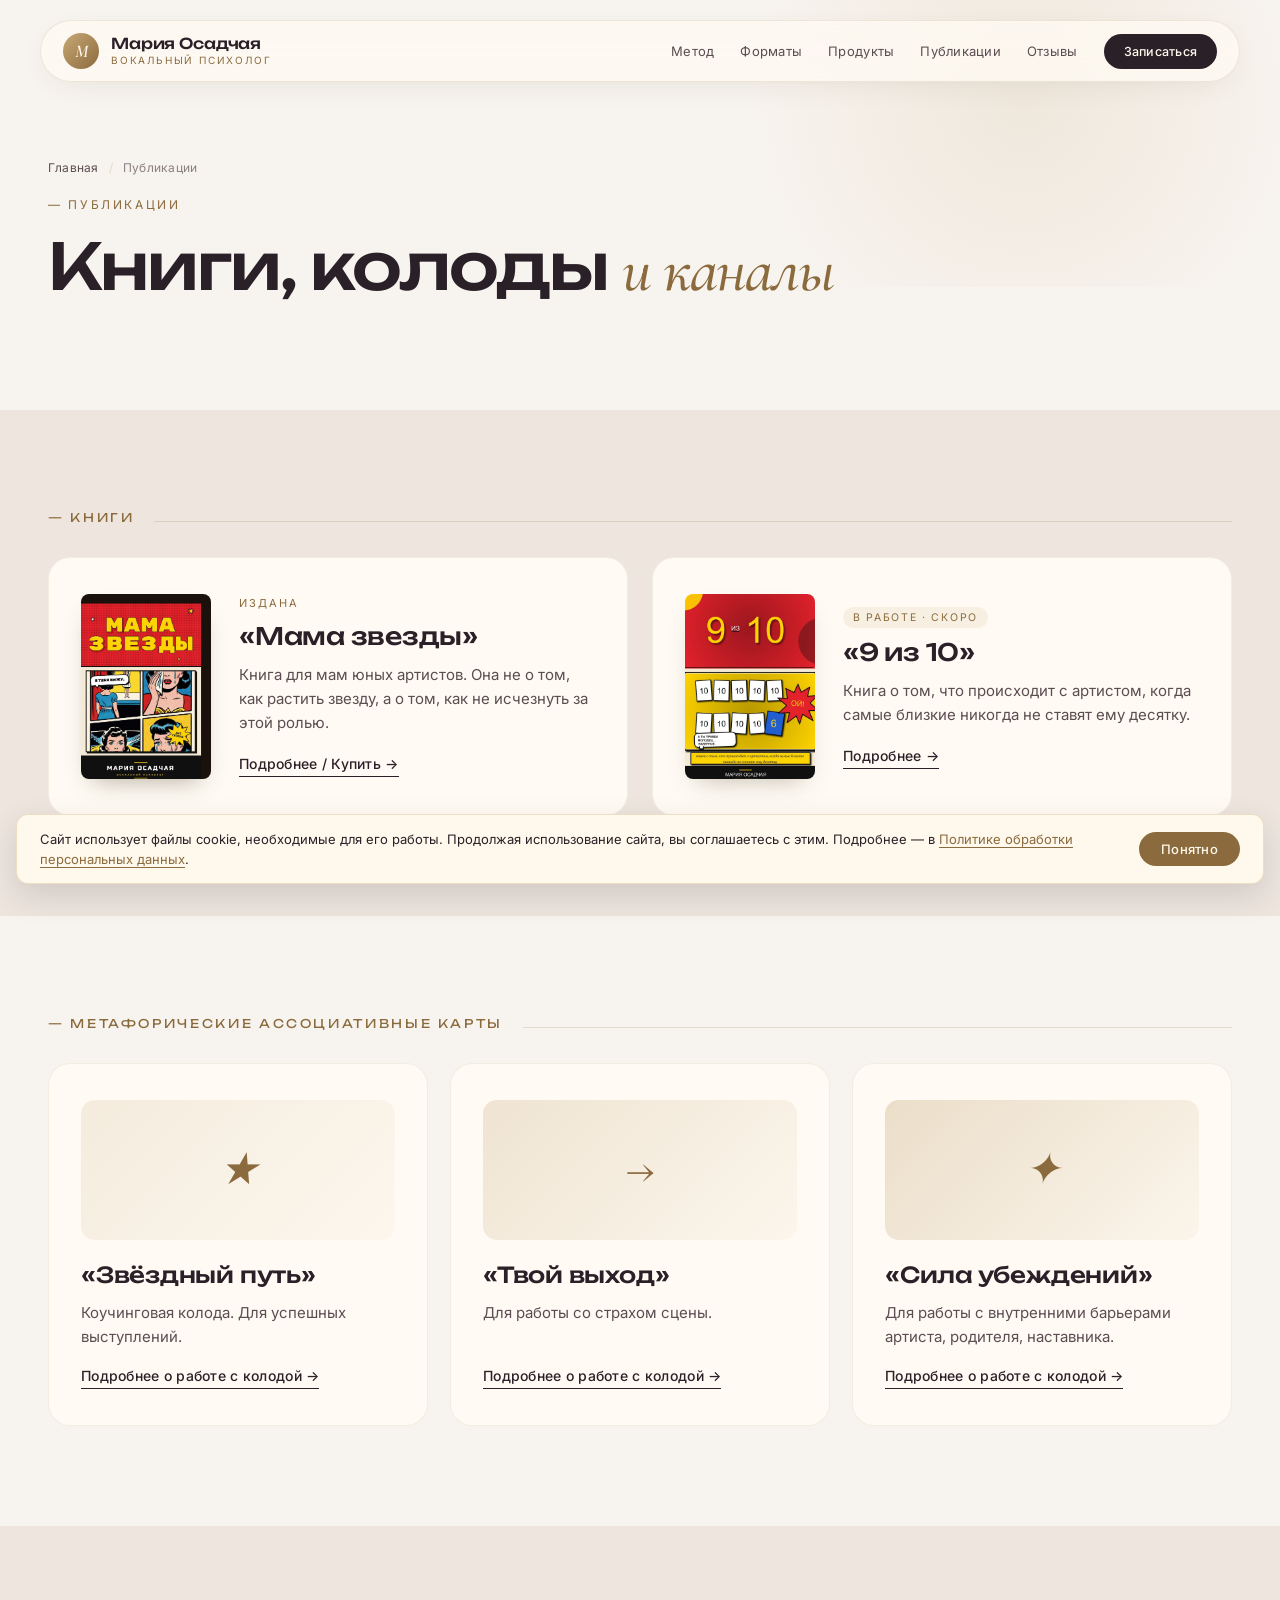
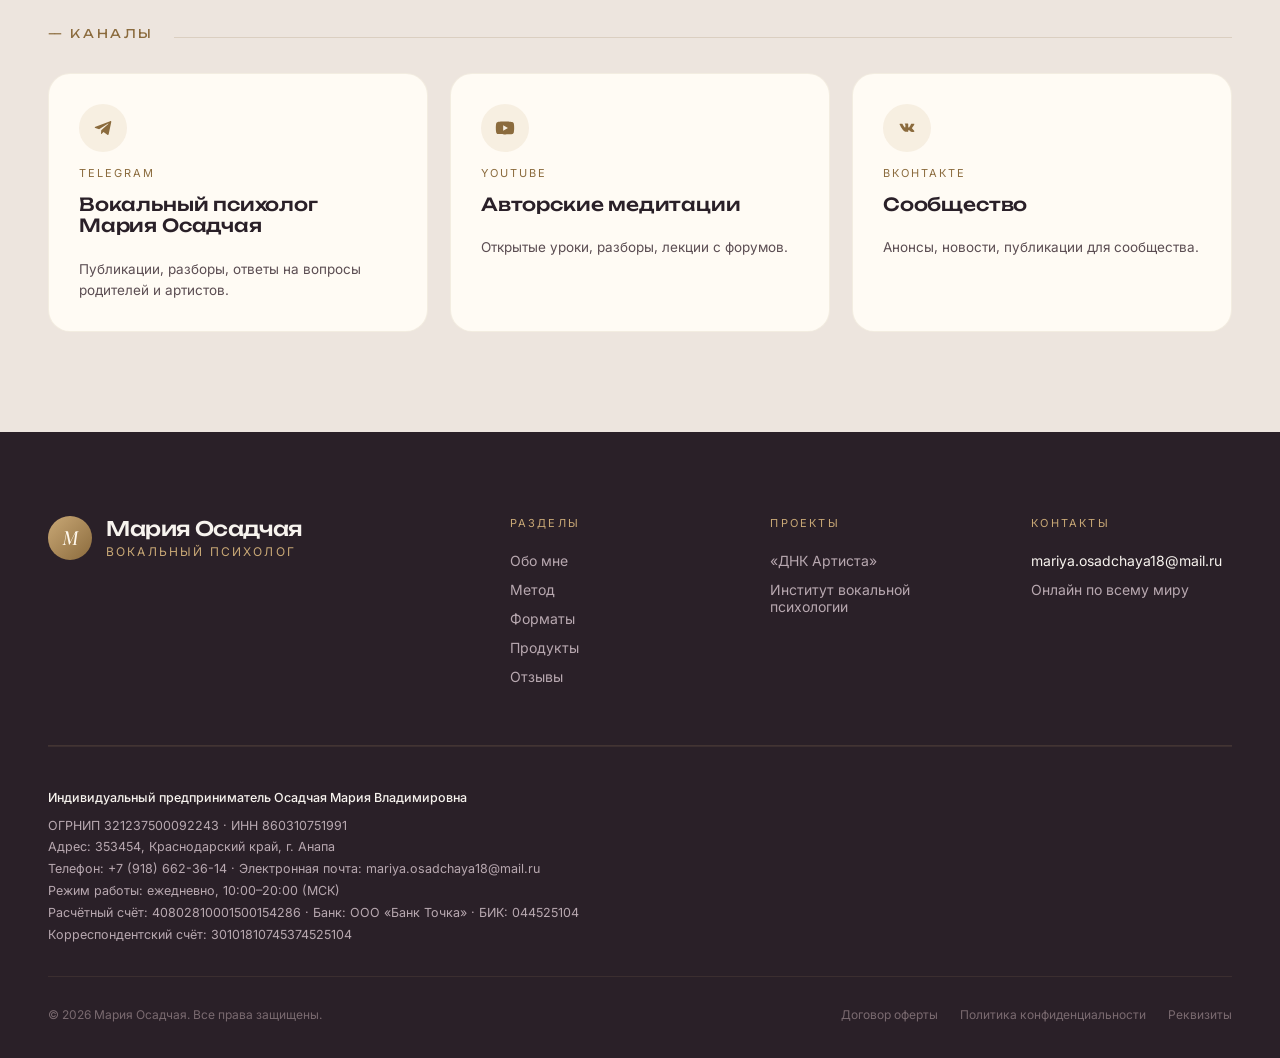
<file: publications.html>
<!DOCTYPE html>
<html lang="ru">
<head>
<meta charset="utf-8">
<meta name="viewport" content="width=device-width, initial-scale=1">
<title>Публикации — Мария Осадчая</title>
<meta name="description" content="Книги, метафорические карты и каналы Марии Осадчей. «Мама звезды», «9 из 10», «Звёздный путь», «Твой выход», «Сила убеждений».">
<link rel="canonical" href="https://maryos.ru/publications.html">
<link rel="icon" type="image/svg+xml" href="/favicon.svg">
<meta name="theme-color" content="#F7F1E6">
<meta property="og:type" content="website">
<meta property="og:url" content="https://maryos.ru/publications.html">
<meta property="og:title" content="Публикации — Мария Осадчая">
<meta property="og:description" content="Книги «Мама звезды», «9 из 10» и три авторских колоды метафорических ассоциативных карт.">
<meta property="og:image" content="https://maryos.ru/assets/og-image.jpg">
<meta property="og:locale" content="ru_RU">
<meta property="og:site_name" content="Мария Осадчая">
<meta name="twitter:card" content="summary_large_image">
<meta name="twitter:title" content="Публикации — Мария Осадчая">
<meta name="twitter:description" content="Книги, авторские колоды МАК, каналы Марии Осадчей.">
<meta name="twitter:image" content="https://maryos.ru/assets/og-image.jpg">
<link rel="preconnect" href="https://fonts.googleapis.com">
<link rel="preconnect" href="https://fonts.gstatic.com" crossorigin>
<link href="https://fonts.googleapis.com/css2?family=Unbounded:wght@300;400;500;600;700&family=Cormorant+Garamond:ital,wght@0,400;0,500;0,600;1,400;1,500&family=Inter:wght@300;400;500;600;700&display=swap" rel="stylesheet">
<link rel="stylesheet" href="css/site.css">
</head>
<body>

  <nav class="nav" id="site-nav">
    <div class="nav__inner">
      <a href="index.html#top" class="nav__logo">
        <div class="nav__logo-mark">М</div>
        <div class="nav__logo-text">
          <div class="nav__logo-name">Мария&nbsp;Осадчая</div>
          <div class="nav__logo-role">вокальный психолог</div>
        </div>
      </a>
      <button class="nav__burger" type="button" aria-label="Открыть меню" aria-expanded="false" aria-controls="nav-menu"><span></span></button>
      <div class="nav__links" id="nav-menu">
        <a href="method.html">Метод</a>
        <a href="formats.html">Форматы</a>
        <a href="products.html">Продукты</a>
        <a href="publications.html">Публикации</a>
        <a href="reviews.html">Отзывы</a>
        <a href="formats.html" class="nav__cta">Записаться</a>
      </div>
    </div>
  </nav>

  <section class="page-hero">
    <div class="page-hero__inner">
      <div class="breadcrumbs">
        <a href="index.html">Главная</a>
        <span class="breadcrumbs__sep">/</span>
        <span>Публикации</span>
      </div>
      <div class="reveal">
        <div class="page-hero__eyebrow">— Публикации</div>
        <h1 class="page-hero__title">Книги, колоды <em>и каналы</em></h1>
      </div>
    </div>
  </section>

  <!-- BOOKS -->
  <section class="section section--warm">
    <div class="section__inner">
      <div style="display: flex; align-items: baseline; gap: 20px; margin-bottom: 32px;">
        <div class="display" style="font-size: 12px; letter-spacing: 0.22em; color: var(--accent-deep); text-transform: uppercase;">— Книги</div>
        <div style="flex: 1; height: 1px; background: var(--border);"></div>
      </div>
      <div style="display: grid; grid-template-columns: 1fr 1fr; gap: 24px;">
        <article class="card" style="flex-direction: row; gap: 28px; align-items: center;">
          <img src="assets/book-mama-cover.jpg" alt="«Мама звезды» — обложка книги" style="width: 130px; height: 185px; flex-shrink: 0; object-fit: cover; border-radius: 8px; box-shadow: 0 12px 24px -12px rgba(74, 60, 38, 0.45);">
          <div>
            <div class="card__eyebrow">Издана</div>
            <h3 class="card__title" style="font-size: 24px;">«Мама звезды»</h3>
            <p class="card__body" style="margin-bottom: 18px;">Книга для мам юных артистов. Она не о том, как растить звезду, а о том, как не исчезнуть за этой ролью.</p>
            <a href="https://vk.ru/dnkartista" target="_blank" rel="noopener" class="btn btn--link" style="align-self: flex-start;">Подробнее / Купить&nbsp;→</a>
          </div>
        </article>
        <article class="card" style="flex-direction: row; gap: 28px; align-items: center;">
          <img src="assets/book-9iz10-cover.jpg" alt="«9 из 10» — обложка книги" style="width: 130px; height: 185px; flex-shrink: 0; object-fit: cover; border-radius: 8px; box-shadow: 0 12px 24px -12px rgba(74, 60, 38, 0.35);">
          <div>
            <div style="display: inline-block; padding: 4px 10px; background: var(--accent-tint); border-radius: 999px; font-size: 10.5px; letter-spacing: 0.16em; color: var(--accent-deep); text-transform: uppercase; margin-bottom: 10px;">В работе · Скоро</div>
            <h3 class="card__title" style="font-size: 24px;">«9 из 10»</h3>
            <p class="card__body" style="margin-bottom: 18px;">Книга о том, что происходит с артистом, когда самые близкие никогда не ставят ему десятку.</p>
            <a href="https://vk.ru/dnkartista" target="_blank" rel="noopener" class="btn btn--link" style="align-self: flex-start;">Подробнее&nbsp;→</a>
          </div>
        </article>
      </div>
    </div>
  </section>

  <!-- CARDS -->
  <section class="section section--cream">
    <div class="section__inner">
      <div style="display: flex; align-items: baseline; gap: 20px; margin-bottom: 32px;">
        <div class="display" style="font-size: 12px; letter-spacing: 0.22em; color: var(--accent-deep); text-transform: uppercase;">— Метафорические ассоциативные карты</div>
        <div style="flex: 1; height: 1px; background: var(--border);"></div>
      </div>
      <div style="display: grid; grid-template-columns: repeat(3, 1fr); gap: 22px;">
        <article class="card">
          <div style="height: 140px; background: linear-gradient(135deg, rgba(184, 147, 90, 0.15), rgba(184, 147, 90, 0.04)); border-radius: 14px; display: flex; align-items: center; justify-content: center; margin-bottom: 22px;">
            <span class="serif" style="font-family: var(--font-italic); font-style: italic; font-size: 44px; color: var(--accent-deep);">★</span>
          </div>
          <h3 class="card__title" style="font-size: 22px;">«Звёздный путь»</h3>
          <p class="card__body" style="margin-bottom: 18px;">Коучинговая колода. Для успешных выступлений.</p>
          <a href="https://t.me/+BLx3h0o7cZI5NTky" target="_blank" rel="noopener" class="btn btn--link" style="margin-top: auto; align-self: flex-start;">Подробнее о работе с колодой&nbsp;→</a>
        </article>
        <article class="card">
          <div style="height: 140px; background: linear-gradient(135deg, rgba(184, 147, 90, 0.22), rgba(184, 147, 90, 0.05)); border-radius: 14px; display: flex; align-items: center; justify-content: center; margin-bottom: 22px;">
            <span class="serif" style="font-family: var(--font-italic); font-style: italic; font-size: 44px; color: var(--accent-deep);">→</span>
          </div>
          <h3 class="card__title" style="font-size: 22px;">«Твой выход»</h3>
          <p class="card__body" style="margin-bottom: 18px;">Для работы со страхом сцены.</p>
          <a href="https://t.me/+BLx3h0o7cZI5NTky" target="_blank" rel="noopener" class="btn btn--link" style="margin-top: auto; align-self: flex-start;">Подробнее о работе с колодой&nbsp;→</a>
        </article>
        <article class="card">
          <div style="height: 140px; background: linear-gradient(135deg, rgba(184, 147, 90, 0.28), rgba(184, 147, 90, 0.06)); border-radius: 14px; display: flex; align-items: center; justify-content: center; margin-bottom: 22px;">
            <span class="serif" style="font-family: var(--font-italic); font-style: italic; font-size: 44px; color: var(--accent-deep);">✦</span>
          </div>
          <h3 class="card__title" style="font-size: 22px;">«Сила убеждений»</h3>
          <p class="card__body" style="margin-bottom: 18px;">Для работы с внутренними барьерами артиста, родителя, наставника.</p>
          <a href="https://t.me/+BLx3h0o7cZI5NTky" target="_blank" rel="noopener" class="btn btn--link" style="margin-top: auto; align-self: flex-start;">Подробнее о работе с колодой&nbsp;→</a>
        </article>
      </div>
    </div>
  </section>

  <!-- CHANNELS -->
  <section class="section section--warm">
    <div class="section__inner">
      <div style="display: flex; align-items: baseline; gap: 20px; margin-bottom: 32px;">
        <div class="display" style="font-size: 12px; letter-spacing: 0.22em; color: var(--accent-deep); text-transform: uppercase;">— Каналы</div>
        <div style="flex: 1; height: 1px; background: var(--border);"></div>
      </div>
      <div style="display: grid; grid-template-columns: repeat(3, 1fr); gap: 22px;">
        <a href="https://t.me/+5zpVaCHj5Zg5NTgy" target="_blank" rel="noopener" style="background: var(--bg-cream-card); border-radius: 22px; padding: 30px 30px; border: 1px solid var(--border-soft); display: flex; flex-direction: column; gap: 14px; transition: border-color 0.2s, transform 0.25s;">
          <div style="width: 48px; height: 48px; border-radius: 50%; background: var(--accent-tint); display: flex; align-items: center; justify-content: center; color: var(--accent-deep);">
            <svg width="22" height="22" viewBox="0 0 24 24" fill="currentColor"><path d="M9.78 18.65l.28-4.23 7.68-6.92c.34-.31-.07-.46-.52-.19L7.74 13.3 3.64 12c-.88-.25-.89-.86.2-1.3l15.97-6.16c.73-.33 1.43.18 1.15 1.3l-2.72 12.81c-.19.91-.74 1.13-1.5.71L12.6 16.3l-1.99 1.93c-.23.23-.42.42-.83.42z"/></svg>
          </div>
          <div class="card__eyebrow" style="margin: 0;">Telegram</div>
          <h3 class="card__title" style="font-size: 18px; margin: 0 0 8px;">Вокальный психолог Мария Осадчая</h3>
          <p style="margin: 0; font-size: 13.5px; line-height: 1.55; color: var(--text-soft);">Публикации, разборы, ответы на вопросы родителей и артистов.</p>
        </a>
        <a href="https://youtube.com/channel/UCYDgiR6EZ0540WANYf_lvdw" target="_blank" rel="noopener" style="background: var(--bg-cream-card); border-radius: 22px; padding: 30px 30px; border: 1px solid var(--border-soft); display: flex; flex-direction: column; gap: 14px;">
          <div style="width: 48px; height: 48px; border-radius: 50%; background: var(--accent-tint); display: flex; align-items: center; justify-content: center; color: var(--accent-deep);">
            <svg width="22" height="22" viewBox="0 0 24 24" fill="currentColor"><path d="M21.582 7.186c-.23-.86-.908-1.538-1.768-1.768C18.254 5 12 5 12 5s-6.254 0-7.814.418c-.86.23-1.538.908-1.768 1.768C2 8.746 2 12 2 12s0 3.254.418 4.814c.23.86.908 1.538 1.768 1.768C5.746 19 12 19 12 19s6.254 0 7.814-.418c.86-.23 1.538-.908 1.768-1.768C22 15.254 22 12 22 12s0-3.254-.418-4.814zM10 15V9l5.196 3L10 15z"/></svg>
          </div>
          <div class="card__eyebrow" style="margin: 0;">YouTube</div>
          <h3 class="card__title" style="font-size: 18px; margin: 0 0 8px;">Авторские медитации</h3>
          <p style="margin: 0; font-size: 13.5px; line-height: 1.55; color: var(--text-soft);">Открытые уроки, разборы, лекции с форумов.</p>
        </a>
        <a href="https://vk.ru/club237353143" target="_blank" rel="noopener" style="background: var(--bg-cream-card); border-radius: 22px; padding: 30px 30px; border: 1px solid var(--border-soft); display: flex; flex-direction: column; gap: 14px;">
          <div style="width: 48px; height: 48px; border-radius: 50%; background: var(--accent-tint); display: flex; align-items: center; justify-content: center; color: var(--accent-deep);">
            <svg width="22" height="22" viewBox="0 0 24 24" fill="currentColor"><path d="M12.785 16.241s.288-.032.435-.193c.135-.148.131-.425.131-.425s-.019-1.302.584-1.495c.594-.19 1.357 1.265 2.165 1.825.611.422 1.076.33 1.076.33l2.161-.03s1.131-.07.594-.964c-.044-.073-.313-.661-1.61-1.866-1.357-1.262-1.175-1.057.461-3.24.996-1.327 1.394-2.137 1.27-2.482-.119-.328-.846-.241-.846-.241l-2.43.015s-.18-.025-.314.056c-.13.078-.214.262-.214.262s-.385 1.026-.898 1.898c-1.083 1.838-1.516 1.935-1.693 1.821-.412-.267-.309-1.072-.309-1.643 0-1.785.27-2.529-.527-2.722-.265-.064-.46-.107-1.137-.114-.869-.009-1.604.003-2.02.207-.277.135-.491.437-.36.454.16.022.523.099.715.36.249.34.24 1.1.24 1.1s.143 2.092-.334 2.353c-.327.18-.776-.187-1.741-1.857-.495-.855-.868-1.8-.868-1.8s-.072-.176-.2-.27c-.155-.114-.371-.15-.371-.15l-2.31.014s-.347.01-.474.16c-.114.135-.01.412-.01.412s1.81 4.232 3.858 6.366c1.88 1.957 4.014 1.828 4.014 1.828h.965z"/></svg>
          </div>
          <div class="card__eyebrow" style="margin: 0;">ВКонтакте</div>
          <h3 class="card__title" style="font-size: 18px; margin: 0 0 8px;">Сообщество</h3>
          <p style="margin: 0; font-size: 13.5px; line-height: 1.55; color: var(--text-soft);">Анонсы, новости, публикации для сообщества.</p>
        </a>
      </div>
    </div>
  </section>

  <footer style="background: #2A2028; color: #B8A8B0; padding: 84px 48px 36px;">
    <div style="max-width: 1200px; margin: 0 auto;">
      <div style="display: grid; grid-template-columns: 2fr 1fr 1fr 1fr; gap: 60px; padding-bottom: 60px; border-bottom: 1px solid rgba(201, 168, 118, 0.15);">
        <div>
          <div style="display: flex; align-items: center; gap: 14px; margin-bottom: 24px;">
            <div style="width: 44px; height: 44px; border-radius: 50%; background: linear-gradient(135deg, #C9A876, #8B6B3D); display: flex; align-items: center; justify-content: center; color: #FFF8EC; font-family: 'Cormorant Garamond', serif; font-weight: 600; font-size: 22px; font-style: italic;">М</div>
            <div>
              <div class="display" style="font-size: 20px; font-weight: 500; color: #F7F3EE;">Мария Осадчая</div>
              <div style="font-size: 12px; color: #C9A876; letter-spacing: 0.18em; text-transform: uppercase; margin-top: 3px;">Вокальный психолог</div>
            </div>
          </div>
        </div>
        <div>
          <div style="font-size: 11px; letter-spacing: 0.2em; text-transform: uppercase; color: #C9A876; margin-bottom: 22px;">Разделы</div>
          <div style="display: flex; flex-direction: column; gap: 12px; font-size: 14px;">
            <a href="about.html">Обо мне</a>
            <a href="method.html">Метод</a>
            <a href="formats.html">Форматы</a>
            <a href="products.html">Продукты</a>
            <a href="reviews.html">Отзывы</a>
          </div>
        </div>
        <div>
          <div style="font-size: 11px; letter-spacing: 0.2em; text-transform: uppercase; color: #C9A876; margin-bottom: 22px;">Проекты</div>
          <div style="display: flex; flex-direction: column; gap: 12px; font-size: 14px;">
            <a href="https://vk.ru/dnkartista" target="_blank" rel="noopener">«ДНК&nbsp;Артиста»</a>
            <a href="https://vk.ru/club237344747" target="_blank" rel="noopener">Институт вокальной психологии</a>
          </div>
        </div>
        <div>
          <div style="font-size: 11px; letter-spacing: 0.2em; text-transform: uppercase; color: #C9A876; margin-bottom: 22px;">Контакты</div>
          <div style="display: flex; flex-direction: column; gap: 12px; font-size: 14px;">
            <a href="mailto:mariya.osadchaya18@mail.ru" style="color: #F7F3EE;">mariya.osadchaya18@mail.ru</a>
            <span>Онлайн по всему миру</span>
          </div>
        </div>
      </div>
      <div style="padding-top: 40px; font-size: 12.5px; line-height: 1.75; color: #B8A8B0; border-top: 1px solid rgba(201, 168, 118, 0.1);">
        <div style="color: #F7F3EE; font-weight: 500; margin-bottom: 6px;">Индивидуальный предприниматель Осадчая Мария Владимировна</div>
        ОГРНИП&nbsp;321237500092243 · ИНН&nbsp;860310751991<br>
        Адрес: 353454, Краснодарский край, г.&nbsp;Анапа<br>
        Телефон: <a href="tel:+79186623614" style="color: #B8A8B0;">+7&nbsp;(918)&nbsp;662-36-14</a> · Электронная почта: <a href="mailto:mariya.osadchaya18@mail.ru" style="color: #B8A8B0;">mariya.osadchaya18@mail.ru</a><br>
        Режим работы: ежедневно, 10:00–20:00 (МСК)<br>
        Расчётный счёт: 40802810001500154286 · Банк: ООО&nbsp;«Банк&nbsp;Точка» · БИК: 044525104<br>
        Корреспондентский счёт: 30101810745374525104
      </div>
      <div style="padding-top: 30px; margin-top: 30px; border-top: 1px solid rgba(201, 168, 118, 0.1); display: flex; justify-content: space-between; gap: 24px; font-size: 12px; color: #7A6A70; flex-wrap: wrap;">
        <div>© 2026 Мария Осадчая. Все права защищены.</div>
        <div style="display: flex; gap: 22px; flex-wrap: wrap;">
          <a href="/oferta.html">Договор оферты</a>
          <a href="/privacy.html">Политика конфиденциальности</a>
          <a href="/requisites.html">Реквизиты</a>
        </div>
      </div>
    </div>
  </footer>

  <script>
    (function(){
      var nav = document.getElementById('site-nav');
      if (!nav) return;
      var onScroll = function(){ if (window.scrollY > 40) nav.classList.add('nav--scrolled'); else nav.classList.remove('nav--scrolled'); };
      window.addEventListener('scroll', onScroll, { passive: true });
      onScroll();

      var burger = nav.querySelector('.nav__burger');
      var menu = nav.querySelector('.nav__links');
      if (burger && menu) {
        var close = function(){ nav.classList.remove('is-open'); burger.setAttribute('aria-expanded', 'false'); };
        var open  = function(){ nav.classList.add('is-open'); burger.setAttribute('aria-expanded', 'true'); };
        burger.addEventListener('click', function(){
          if (nav.classList.contains('is-open')) close(); else open();
        });
        // Close after tapping any link inside drawer
        menu.addEventListener('click', function(ev){
          var t = ev.target;
          while (t && t !== menu) { if (t.tagName === 'A') { close(); break; } t = t.parentNode; }
        });
        // Close on outside click
        document.addEventListener('click', function(ev){
          if (!nav.classList.contains('is-open')) return;
          if (nav.contains(ev.target)) return;
          close();
        });
        // Close on Esc
        document.addEventListener('keydown', function(ev){
          if (ev.key === 'Escape') close();
        });
      }
    })();
  </script>

  <!-- Cookie notice — простая полоса. При подключении аналитики (напр. Яндекс.Метрика) заменить на баннер с кнопками «Принять» / «Отклонить», а скрипты аналитики подключать только после нажатия «Принять». -->
  <div id="cookie-notice" class="cookie-notice" hidden>
    <div class="cookie-notice__inner">
      <p>Сайт использует файлы cookie, необходимые для его работы. Продолжая использование сайта, вы соглашаетесь с этим. Подробнее — в <a href="/privacy.html">Политике обработки персональных данных</a>.</p>
      <button type="button" id="cookie-notice-btn" class="cookie-notice__btn">Понятно</button>
    </div>
  </div>
  <script>
    (function(){
      var KEY = 'cookieNoticeAccepted';
      var el = document.getElementById('cookie-notice');
      if (!el) return;
      var accepted = false;
      try { accepted = localStorage.getItem(KEY) === '1'; } catch (e) {}
      if (accepted) return;
      el.hidden = false;
      var btn = document.getElementById('cookie-notice-btn');
      if (!btn) return;
      btn.addEventListener('click', function(){
        try { localStorage.setItem(KEY, '1'); } catch (e) {}
        el.hidden = true;
      });
    })();
  </script>
</body>
</html>
</file>
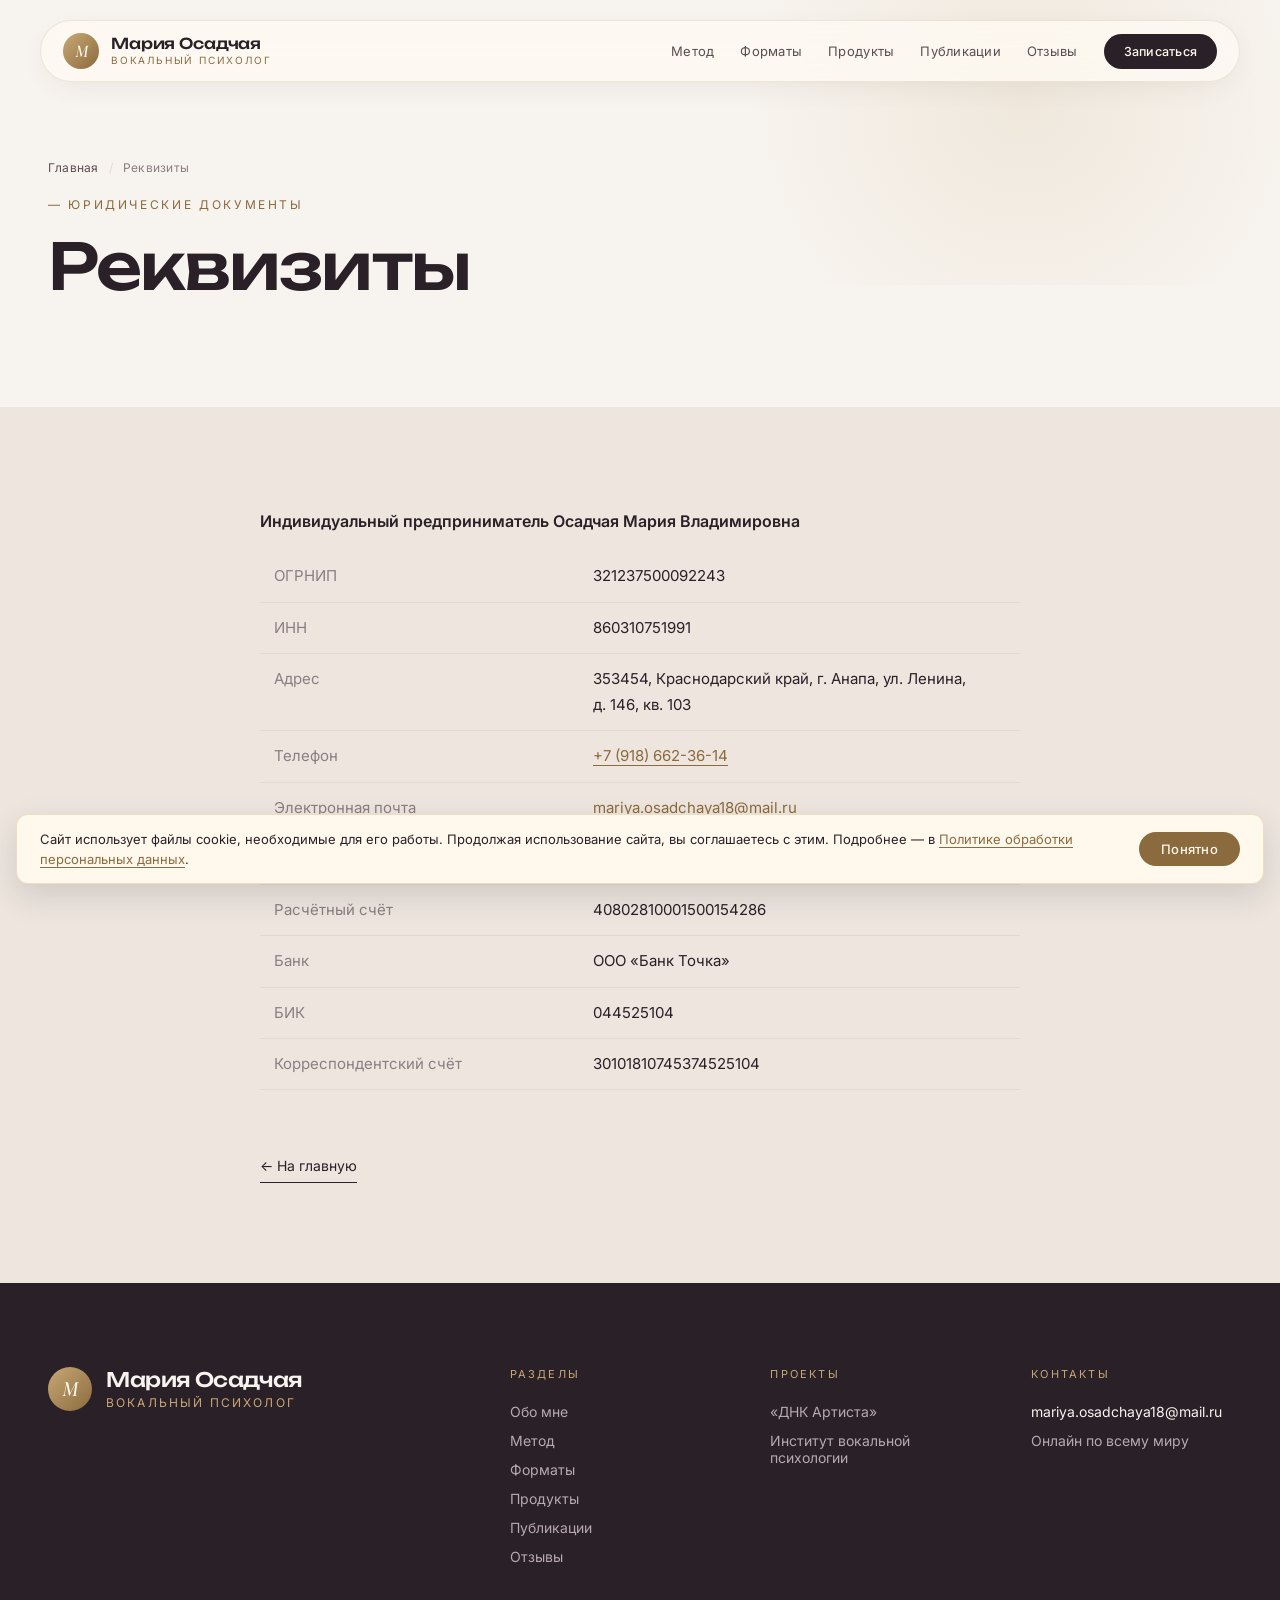
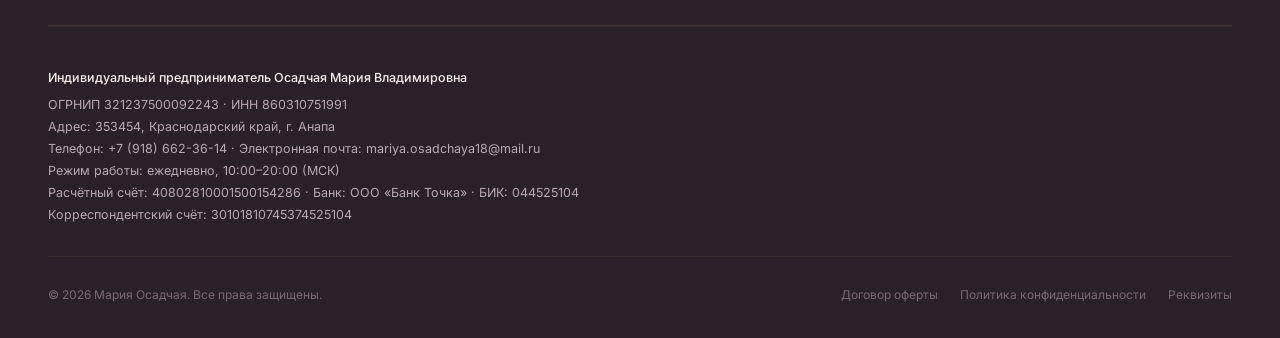
<file: requisites.html>
<!DOCTYPE html>
<html lang="ru">
<head>
<meta charset="utf-8">
<meta name="viewport" content="width=device-width, initial-scale=1">
<title>Реквизиты — Мария Осадчая</title>
<meta name="description" content="Реквизиты Индивидуального предпринимателя Осадчей Марии Владимировны: ОГРНИП, ИНН, адрес, банковские реквизиты, контакты.">
<meta name="robots" content="index, follow">
<link rel="canonical" href="https://maryos.ru/requisites.html">
<link rel="icon" type="image/svg+xml" href="/favicon.svg">
<meta name="theme-color" content="#F7F1E6">
<meta property="og:type" content="article">
<meta property="og:url" content="https://maryos.ru/requisites.html">
<meta property="og:title" content="Реквизиты — Мария Осадчая">
<meta property="og:description" content="Реквизиты Индивидуального предпринимателя Осадчей Марии Владимировны.">
<meta property="og:image" content="https://maryos.ru/assets/og-image.jpg">
<meta property="og:locale" content="ru_RU">
<meta property="og:site_name" content="Мария Осадчая">
<meta name="twitter:card" content="summary_large_image">
<meta name="twitter:title" content="Реквизиты — Мария Осадчая">
<meta name="twitter:description" content="Реквизиты Индивидуального предпринимателя Осадчей Марии Владимировны.">
<meta name="twitter:image" content="https://maryos.ru/assets/og-image.jpg">
<link rel="preconnect" href="https://fonts.googleapis.com">
<link rel="preconnect" href="https://fonts.gstatic.com" crossorigin>
<link href="https://fonts.googleapis.com/css2?family=Unbounded:wght@300;400;500;600;700&family=Cormorant+Garamond:ital,wght@0,400;0,500;0,600;1,400;1,500&family=Inter:wght@300;400;500;600;700&display=swap" rel="stylesheet">
<link rel="stylesheet" href="css/site.css">
</head>
<body>

  <nav class="nav" id="site-nav">
    <div class="nav__inner">
      <a href="index.html#top" class="nav__logo">
        <div class="nav__logo-mark">М</div>
        <div class="nav__logo-text">
          <div class="nav__logo-name">Мария&nbsp;Осадчая</div>
          <div class="nav__logo-role">вокальный психолог</div>
        </div>
      </a>
      <button class="nav__burger" type="button" aria-label="Открыть меню" aria-expanded="false" aria-controls="nav-menu"><span></span></button>
      <div class="nav__links" id="nav-menu">
        <a href="method.html">Метод</a>
        <a href="formats.html">Форматы</a>
        <a href="products.html">Продукты</a>
        <a href="publications.html">Публикации</a>
        <a href="reviews.html">Отзывы</a>
        <a href="formats.html" class="nav__cta">Записаться</a>
      </div>
    </div>
  </nav>

  <section class="page-hero">
    <div class="page-hero__inner">
      <div class="breadcrumbs">
        <a href="index.html">Главная</a>
        <span class="breadcrumbs__sep">/</span>
        <span>Реквизиты</span>
      </div>
      <div class="reveal">
        <div class="page-hero__eyebrow">— Юридические документы</div>
        <h1 class="page-hero__title">Реквизиты</h1>
      </div>
    </div>
  </section>

  <section class="section section--warm">
    <div class="section__inner">
      <div class="legal">
        <p><strong>Индивидуальный предприниматель Осадчая Мария Владимировна</strong></p>
        <table>
          <tr><td>ОГРНИП</td><td>321237500092243</td></tr>
          <tr><td>ИНН</td><td>860310751991</td></tr>
          <tr><td>Адрес</td><td>353454, Краснодарский край, г.&nbsp;Анапа, ул.&nbsp;Ленина, д.&nbsp;146, кв.&nbsp;103</td></tr>
          <tr><td>Телефон</td><td><a href="tel:+79186623614">+7&nbsp;(918)&nbsp;662-36-14</a></td></tr>
          <tr><td>Электронная почта</td><td><a href="mailto:mariya.osadchaya18@mail.ru">mariya.osadchaya18@mail.ru</a></td></tr>
          <tr><td>Режим работы</td><td>ежедневно, 10:00–20:00 (МСК)</td></tr>
          <tr><td>Расчётный счёт</td><td>40802810001500154286</td></tr>
          <tr><td>Банк</td><td>ООО&nbsp;«Банк&nbsp;Точка»</td></tr>
          <tr><td>БИК</td><td>044525104</td></tr>
          <tr><td>Корреспондентский счёт</td><td>30101810745374525104</td></tr>
        </table>

        <a href="index.html" class="legal__back">← На главную</a>
      </div>
    </div>
  </section>

  <footer style="background: #2A2028; color: #B8A8B0; padding: 84px 48px 36px;">
    <div style="max-width: 1200px; margin: 0 auto;">
      <div style="display: grid; grid-template-columns: 2fr 1fr 1fr 1fr; gap: 60px; padding-bottom: 60px; border-bottom: 1px solid rgba(201, 168, 118, 0.15);">
        <div>
          <div style="display: flex; align-items: center; gap: 14px; margin-bottom: 24px;">
            <div style="width: 44px; height: 44px; border-radius: 50%; background: linear-gradient(135deg, #C9A876, #8B6B3D); display: flex; align-items: center; justify-content: center; color: #FFF8EC; font-family: 'Cormorant Garamond', serif; font-weight: 600; font-size: 22px; font-style: italic;">М</div>
            <div>
              <div class="display" style="font-size: 20px; font-weight: 500; color: #F7F3EE;">Мария Осадчая</div>
              <div style="font-size: 12px; color: #C9A876; letter-spacing: 0.18em; text-transform: uppercase; margin-top: 3px;">Вокальный психолог</div>
            </div>
          </div>
        </div>
        <div>
          <div style="font-size: 11px; letter-spacing: 0.2em; text-transform: uppercase; color: #C9A876; margin-bottom: 22px;">Разделы</div>
          <div style="display: flex; flex-direction: column; gap: 12px; font-size: 14px;">
            <a href="about.html">Обо мне</a>
            <a href="method.html">Метод</a>
            <a href="formats.html">Форматы</a>
            <a href="products.html">Продукты</a>
            <a href="publications.html">Публикации</a>
            <a href="reviews.html">Отзывы</a>
          </div>
        </div>
        <div>
          <div style="font-size: 11px; letter-spacing: 0.2em; text-transform: uppercase; color: #C9A876; margin-bottom: 22px;">Проекты</div>
          <div style="display: flex; flex-direction: column; gap: 12px; font-size: 14px;">
            <a href="https://vk.ru/dnkartista" target="_blank" rel="noopener">«ДНК&nbsp;Артиста»</a>
            <a href="https://vk.ru/club237344747" target="_blank" rel="noopener">Институт вокальной психологии</a>
          </div>
        </div>
        <div>
          <div style="font-size: 11px; letter-spacing: 0.2em; text-transform: uppercase; color: #C9A876; margin-bottom: 22px;">Контакты</div>
          <div style="display: flex; flex-direction: column; gap: 12px; font-size: 14px;">
            <a href="mailto:mariya.osadchaya18@mail.ru" style="color: #F7F3EE;">mariya.osadchaya18@mail.ru</a>
            <span>Онлайн по всему миру</span>
          </div>
        </div>
      </div>
      <div style="padding-top: 40px; font-size: 12.5px; line-height: 1.75; color: #B8A8B0; border-top: 1px solid rgba(201, 168, 118, 0.1);">
        <div style="color: #F7F3EE; font-weight: 500; margin-bottom: 6px;">Индивидуальный предприниматель Осадчая Мария Владимировна</div>
        ОГРНИП&nbsp;321237500092243 · ИНН&nbsp;860310751991<br>
        Адрес: 353454, Краснодарский край, г.&nbsp;Анапа<br>
        Телефон: <a href="tel:+79186623614" style="color: #B8A8B0;">+7&nbsp;(918)&nbsp;662-36-14</a> · Электронная почта: <a href="mailto:mariya.osadchaya18@mail.ru" style="color: #B8A8B0;">mariya.osadchaya18@mail.ru</a><br>
        Режим работы: ежедневно, 10:00–20:00 (МСК)<br>
        Расчётный счёт: 40802810001500154286 · Банк: ООО&nbsp;«Банк&nbsp;Точка» · БИК: 044525104<br>
        Корреспондентский счёт: 30101810745374525104
      </div>
      <div style="padding-top: 30px; margin-top: 30px; border-top: 1px solid rgba(201, 168, 118, 0.1); display: flex; justify-content: space-between; gap: 24px; font-size: 12px; color: #7A6A70; flex-wrap: wrap;">
        <div>© 2026 Мария Осадчая. Все права защищены.</div>
        <div style="display: flex; gap: 22px; flex-wrap: wrap;">
          <a href="/oferta.html">Договор оферты</a>
          <a href="/privacy.html">Политика конфиденциальности</a>
          <a href="/requisites.html">Реквизиты</a>
        </div>
      </div>
    </div>
  </footer>

  <script>
    (function(){
      var nav = document.getElementById('site-nav');
      if (!nav) return;
      var onScroll = function(){ if (window.scrollY > 40) nav.classList.add('nav--scrolled'); else nav.classList.remove('nav--scrolled'); };
      window.addEventListener('scroll', onScroll, { passive: true });
      onScroll();

      var burger = nav.querySelector('.nav__burger');
      var menu = nav.querySelector('.nav__links');
      if (burger && menu) {
        var close = function(){ nav.classList.remove('is-open'); burger.setAttribute('aria-expanded', 'false'); };
        var open  = function(){ nav.classList.add('is-open'); burger.setAttribute('aria-expanded', 'true'); };
        burger.addEventListener('click', function(){
          if (nav.classList.contains('is-open')) close(); else open();
        });
        // Close after tapping any link inside drawer
        menu.addEventListener('click', function(ev){
          var t = ev.target;
          while (t && t !== menu) { if (t.tagName === 'A') { close(); break; } t = t.parentNode; }
        });
        // Close on outside click
        document.addEventListener('click', function(ev){
          if (!nav.classList.contains('is-open')) return;
          if (nav.contains(ev.target)) return;
          close();
        });
        // Close on Esc
        document.addEventListener('keydown', function(ev){
          if (ev.key === 'Escape') close();
        });
      }
    })();
  </script>

  <!-- Cookie notice — простая полоса. При подключении аналитики (напр. Яндекс.Метрика) заменить на баннер с кнопками «Принять» / «Отклонить», а скрипты аналитики подключать только после нажатия «Принять». -->
  <div id="cookie-notice" class="cookie-notice" hidden>
    <div class="cookie-notice__inner">
      <p>Сайт использует файлы cookie, необходимые для его работы. Продолжая использование сайта, вы соглашаетесь с этим. Подробнее — в <a href="/privacy.html">Политике обработки персональных данных</a>.</p>
      <button type="button" id="cookie-notice-btn" class="cookie-notice__btn">Понятно</button>
    </div>
  </div>
  <script>
    (function(){
      var KEY = 'cookieNoticeAccepted';
      var el = document.getElementById('cookie-notice');
      if (!el) return;
      var accepted = false;
      try { accepted = localStorage.getItem(KEY) === '1'; } catch (e) {}
      if (accepted) return;
      el.hidden = false;
      var btn = document.getElementById('cookie-notice-btn');
      if (!btn) return;
      btn.addEventListener('click', function(){
        try { localStorage.setItem(KEY, '1'); } catch (e) {}
        el.hidden = true;
      });
    })();
  </script>
</body>
</html>
</file>
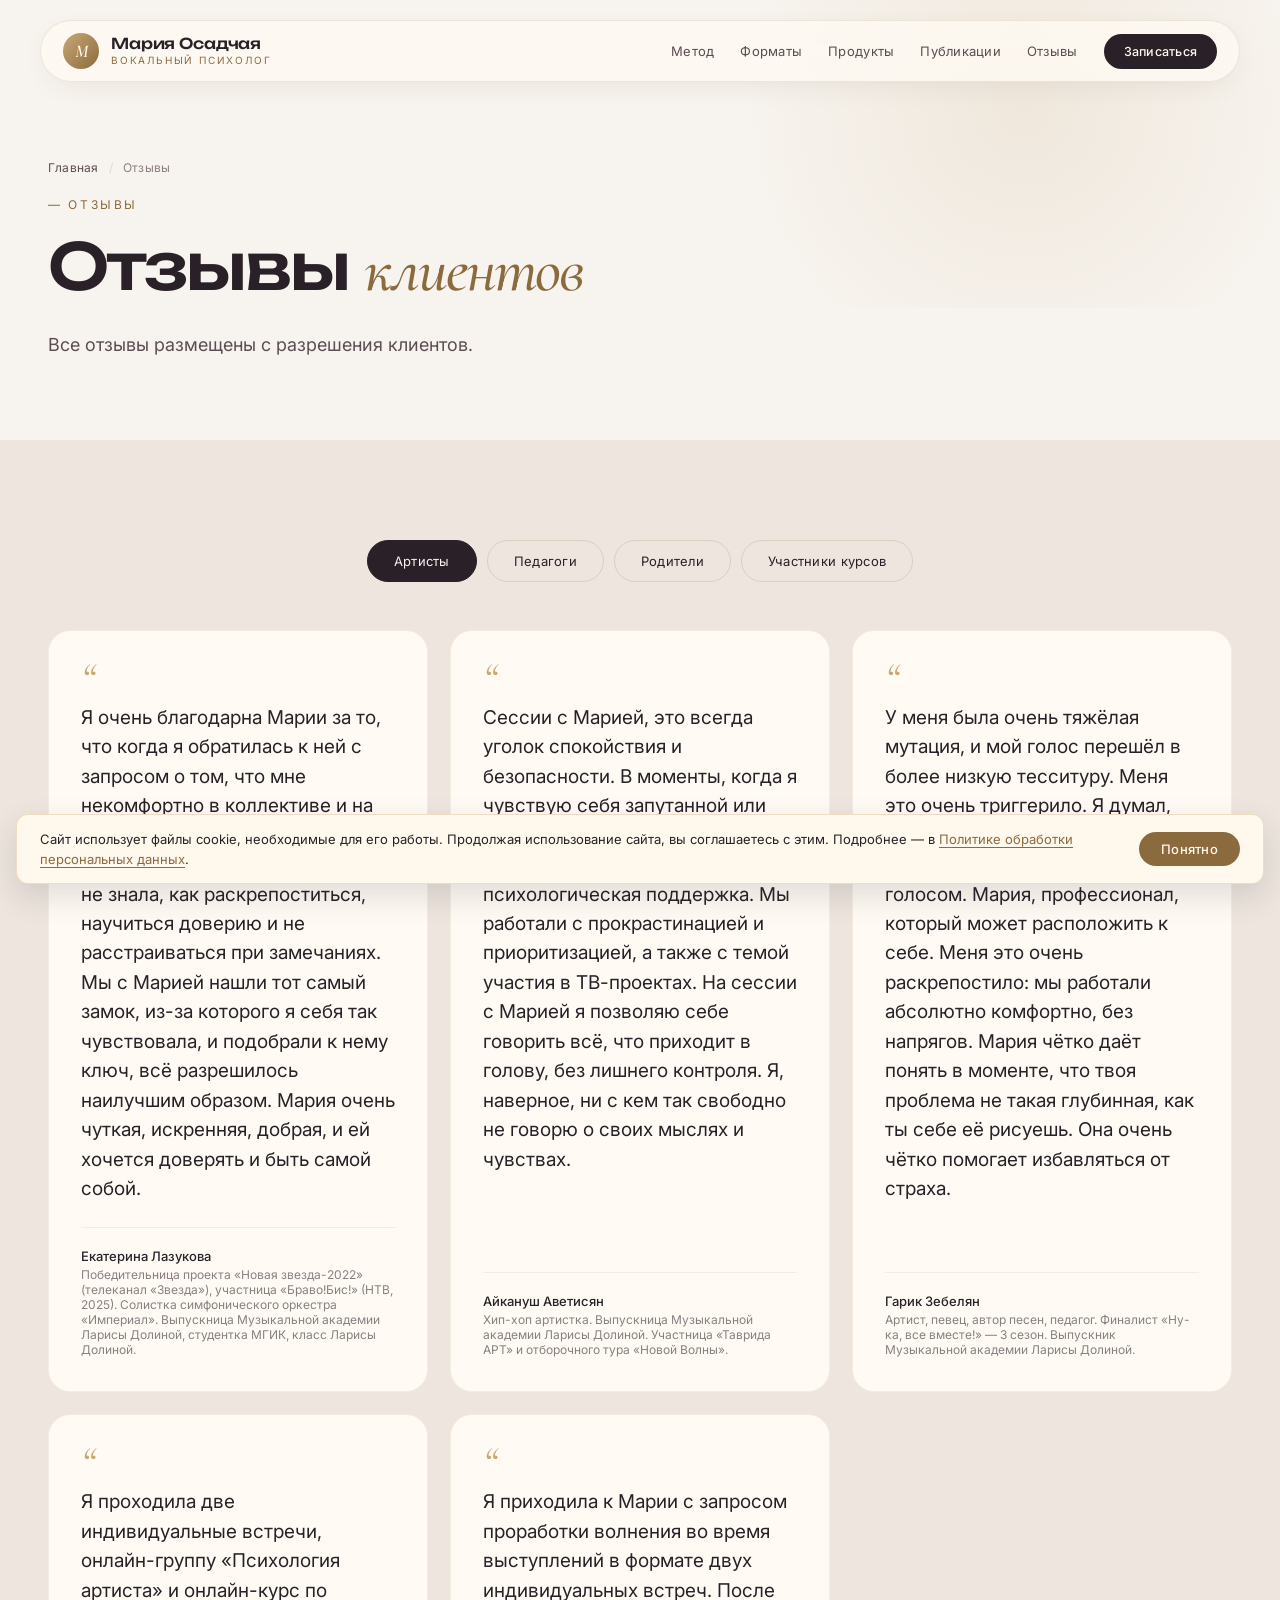
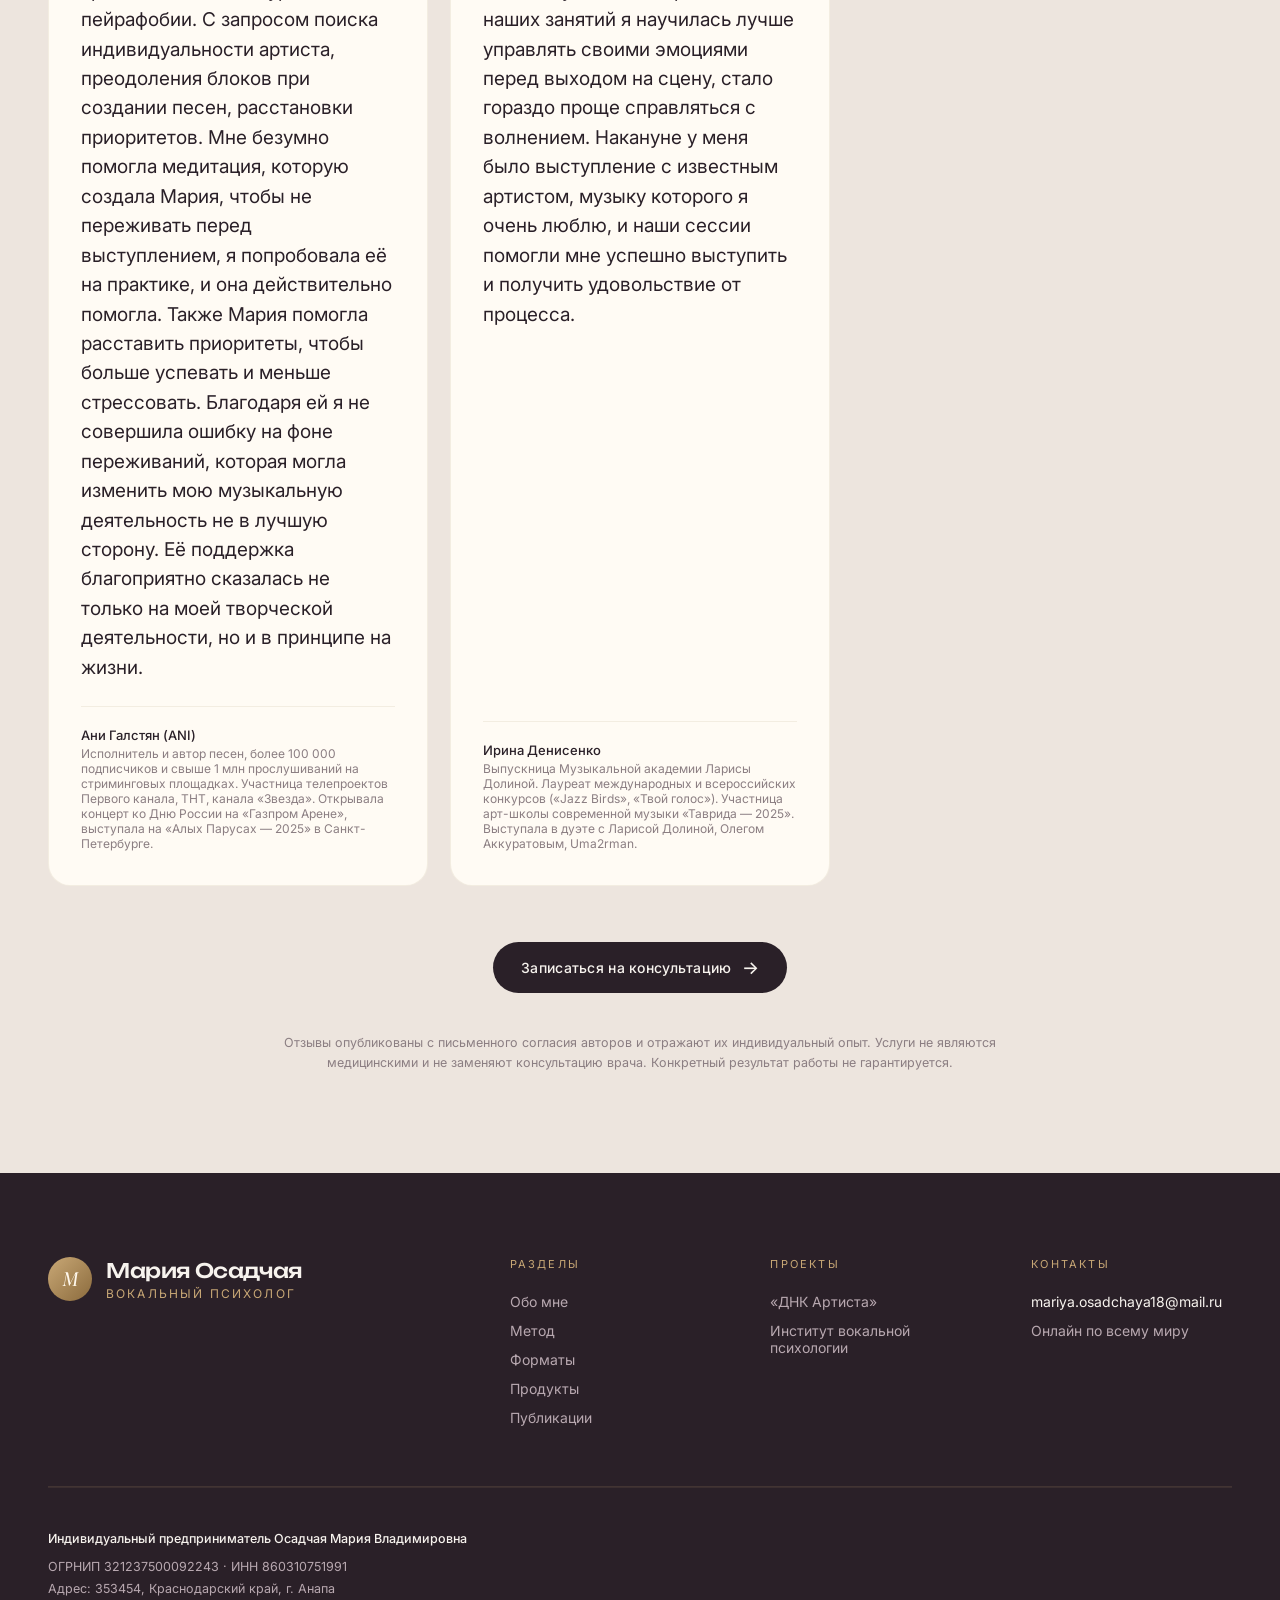
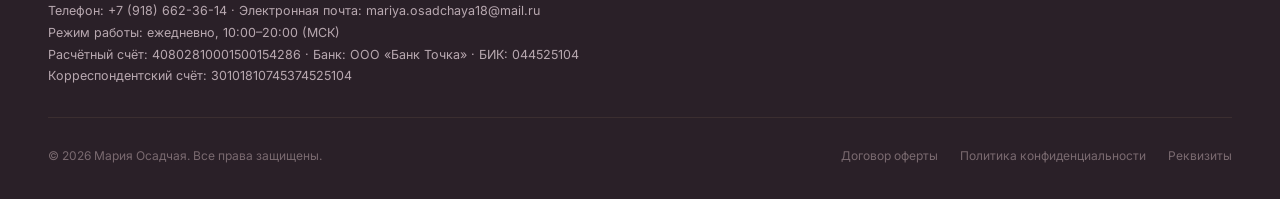
<file: reviews.html>
<!DOCTYPE html>
<html lang="ru">
<head>
<meta charset="utf-8">
<meta name="viewport" content="width=device-width, initial-scale=1">
<title>Отзывы — Мария Осадчая</title>
<meta name="description" content="Отзывы клиентов Марии Осадчей — родителей, артистов, педагогов и участников курсов. Все отзывы размещены с разрешения.">
<link rel="canonical" href="https://maryos.ru/reviews.html">
<link rel="icon" type="image/svg+xml" href="/favicon.svg">
<meta name="theme-color" content="#F7F1E6">
<meta property="og:type" content="website">
<meta property="og:url" content="https://maryos.ru/reviews.html">
<meta property="og:title" content="Отзывы клиентов — Мария Осадчая">
<meta property="og:description" content="Отзывы артистов, педагогов, родителей и участников курсов вокальной психологии. С разрешения клиентов.">
<meta property="og:image" content="https://maryos.ru/assets/og-image.jpg">
<meta property="og:locale" content="ru_RU">
<meta property="og:site_name" content="Мария Осадчая">
<meta name="twitter:card" content="summary_large_image">
<meta name="twitter:title" content="Отзывы клиентов — Мария Осадчая">
<meta name="twitter:description" content="Отзывы артистов, педагогов, родителей и участников курсов вокальной психологии.">
<meta name="twitter:image" content="https://maryos.ru/assets/og-image.jpg">
<link rel="preconnect" href="https://fonts.googleapis.com">
<link rel="preconnect" href="https://fonts.gstatic.com" crossorigin>
<link href="https://fonts.googleapis.com/css2?family=Unbounded:wght@300;400;500;600;700&family=Cormorant+Garamond:ital,wght@0,400;0,500;0,600;1,400;1,500&family=Inter:wght@300;400;500;600;700&display=swap" rel="stylesheet">
<link rel="stylesheet" href="css/site.css">
<style>
  .rev-tab {
    border: 1px solid var(--border); background: transparent; color: var(--text);
    padding: 12px 26px; border-radius: 999px; font-family: inherit;
    font-size: 13px; letter-spacing: 0.02em; cursor: pointer;
    transition: background 0.25s, color 0.25s, border-color 0.25s;
  }
  .rev-tab--active { background: var(--text); color: #F7F3EE; border-color: var(--text); }
  .rev-panel { display: none; }
  .rev-panel--active { display: grid; }
  .rev-card {
    background: var(--bg-cream-card); border-radius: 22px; padding: 34px 32px;
    border: 1px solid var(--border-soft); display: flex; flex-direction: column;
  }
  .rev-card__quote {
    font-family: var(--font-body);
    font-size: 19px; line-height: 1.55; color: var(--text); font-weight: 400;
    margin: 20px 0 24px;
  }
  .rev-card__author { margin-top: auto; padding-top: 20px; border-top: 1px solid var(--border-soft); font-size: 13px; color: var(--text-soft); }
  .rev-card__name { font-weight: 500; color: var(--text); }
  .rev-card__meta { margin-top: 3px; font-size: 12px; color: var(--text-mute); }
  .rev-card__mark { font-family: var(--font-italic); font-style: italic; font-size: 44px; line-height: 0.6; color: var(--accent-soft); height: 18px; }
</style>
</head>
<body>

  <nav class="nav" id="site-nav">
    <div class="nav__inner">
      <a href="index.html#top" class="nav__logo">
        <div class="nav__logo-mark">М</div>
        <div class="nav__logo-text">
          <div class="nav__logo-name">Мария&nbsp;Осадчая</div>
          <div class="nav__logo-role">вокальный психолог</div>
        </div>
      </a>
      <button class="nav__burger" type="button" aria-label="Открыть меню" aria-expanded="false" aria-controls="nav-menu"><span></span></button>
      <div class="nav__links" id="nav-menu">
        <a href="method.html">Метод</a>
        <a href="formats.html">Форматы</a>
        <a href="products.html">Продукты</a>
        <a href="publications.html">Публикации</a>
        <a href="reviews.html">Отзывы</a>
        <a href="formats.html" class="nav__cta">Записаться</a>
      </div>
    </div>
  </nav>

  <section class="page-hero">
    <div class="page-hero__inner">
      <div class="breadcrumbs">
        <a href="index.html">Главная</a>
        <span class="breadcrumbs__sep">/</span>
        <span>Отзывы</span>
      </div>
      <div class="reveal">
        <div class="page-hero__eyebrow">— Отзывы</div>
        <h1 class="page-hero__title">Отзывы <em>клиентов</em></h1>
        <p class="page-hero__lead">Все отзывы размещены с разрешения клиентов.</p>
      </div>
    </div>
  </section>

  <section class="section section--warm">
    <div class="section__inner">
      <div style="display: flex; justify-content: center; gap: 10px; margin-bottom: 48px; flex-wrap: wrap;">
        <button class="rev-tab rev-tab--active" data-tab="artists">Артисты</button>
        <button class="rev-tab" data-tab="teachers">Педагоги</button>
        <button class="rev-tab" data-tab="parents">Родители</button>
        <button class="rev-tab" data-tab="courses">Участники курсов</button>
      </div>

      <!-- PARENTS -->
      <div class="rev-panel" data-panel="parents" style="grid-template-columns: repeat(3, 1fr); gap: 22px; align-items: start;">
        <article class="rev-card">
          <div class="rev-card__mark">“</div>
          <p class="rev-card__quote">Дочь перестала плакать перед конкурсами. Выходит на сцену без страха.</p>
          <div class="rev-card__author">
            <div class="rev-card__name">Анна, мама юной вокалистки</div>
            <div class="rev-card__meta">Работа перед конкурсом · 8&nbsp;сессий</div>
          </div>
        </article>
        <article class="rev-card">
          <div class="rev-card__mark">“</div>
          <p class="rev-card__quote">Мария, единственный специалист, который услышала не только дочь, но и меня. Без её помощи мы бы не дошли до финала.</p>
          <div class="rev-card__author">
            <div class="rev-card__name">Ирина, мама юной вокалистки</div>
            <div class="rev-card__meta">Длительное сопровождение семьи</div>
          </div>
        </article>
        <article class="rev-card">
          <div class="rev-card__mark">“</div>
          <p class="rev-card__quote">После проекта сын боялся даже репетировать на сцене. С Марией мы вернули ему желание петь как раньше.</p>
          <div class="rev-card__author">
            <div class="rev-card__name">Светлана, мама юного вокалиста</div>
            <div class="rev-card__meta">5&nbsp;сессий</div>
          </div>
        </article>
        <article class="rev-card">
          <div class="rev-card__mark">“</div>
          <p class="rev-card__quote">Мы наконец услышали, чего дочь хочет от вокала на самом деле. Оказалось, совсем не того, что я ей придумывала.</p>
          <div class="rev-card__author">
            <div class="rev-card__name">Мама юной вокалистки</div>
            <div class="rev-card__meta">2&nbsp;сессии</div>
          </div>
        </article>
        <article class="rev-card">
          <div class="rev-card__mark">“</div>
          <p class="rev-card__quote">Дома пел свободно, на сцене «зажался» от страха. После работы с Марией я поняла, что это моя тревога делала его таким. Я передавала её ему.</p>
          <div class="rev-card__author">
            <div class="rev-card__name">Мама юного вокалиста</div>
            <div class="rev-card__meta">4&nbsp;сессии</div>
          </div>
        </article>
      </div>

      <!-- ARTISTS -->
      <div class="rev-panel rev-panel--active" data-panel="artists" style="grid-template-columns: repeat(3, 1fr); gap: 22px;">
        <article class="rev-card">
          <div class="rev-card__mark">“</div>
          <p class="rev-card__quote">Я очень благодарна Марии за то, что когда я обратилась к ней с запросом о том, что мне некомфортно в коллективе и на занятиях с преподавателем, я была очень зажата и переживала, не знала, как раскрепоститься, научиться доверию и не расстраиваться при замечаниях. Мы с Марией нашли тот самый замок, из-за которого я себя так чувствовала, и подобрали к нему ключ, всё разрешилось наилучшим образом. Мария очень чуткая, искренняя, добрая, и ей хочется доверять и быть самой собой.</p>
          <div class="rev-card__author">
            <div class="rev-card__name">Екатерина Лазукова</div>
            <div class="rev-card__meta">Победительница проекта «Новая звезда-2022» (телеканал «Звезда»), участница «Браво!Бис!» (НТВ, 2025). Солистка симфонического оркестра «Империал». Выпускница Музыкальной академии Ларисы Долиной, студентка МГИК, класс Ларисы Долиной.</div>
          </div>
        </article>
        <article class="rev-card">
          <div class="rev-card__mark">“</div>
          <p class="rev-card__quote">Сессии с Марией, это всегда уголок спокойствия и безопасности. В моменты, когда я чувствую себя запутанной или уставшей, я всегда знаю, что у меня есть плотная психологическая поддержка. Мы работали с прокрастинацией и приоритизацией, а также с темой участия в ТВ-проектах. На сессии с Марией я позволяю себе говорить всё, что приходит в голову, без лишнего контроля. Я, наверное, ни с кем так свободно не говорю о своих мыслях и чувствах.</p>
          <div class="rev-card__author">
            <div class="rev-card__name">Айкануш Аветисян</div>
            <div class="rev-card__meta">Хип-хоп артистка. Выпускница Музыкальной академии Ларисы Долиной. Участница «Таврида АРТ» и отборочного тура «Новой Волны».</div>
          </div>
        </article>
        <article class="rev-card">
          <div class="rev-card__mark">“</div>
          <p class="rev-card__quote">У меня была очень тяжёлая мутация, и мой голос перешёл в более низкую тесситуру. Меня это очень триггерило. Я думал, что не смогу производить впечатление своим новым голосом. Мария, профессионал, который может расположить к себе. Меня это очень раскрепостило: мы работали абсолютно комфортно, без напрягов. Мария чётко даёт понять в моменте, что твоя проблема не такая глубинная, как ты себе её рисуешь. Она очень чётко помогает избавляться от страха.</p>
          <div class="rev-card__author">
            <div class="rev-card__name">Гарик Зебелян</div>
            <div class="rev-card__meta">Артист, певец, автор песен, педагог. Финалист «Ну-ка, все вместе!» — 3 сезон. Выпускник Музыкальной академии Ларисы Долиной.</div>
          </div>
        </article>
        <article class="rev-card">
          <div class="rev-card__mark">“</div>
          <p class="rev-card__quote">Я проходила две индивидуальные встречи, онлайн-группу «Психология артиста» и онлайн-курс по пейрафобии. С запросом поиска индивидуальности артиста, преодоления блоков при создании песен, расстановки приоритетов. Мне безумно помогла медитация, которую создала Мария, чтобы не переживать перед выступлением, я попробовала её на практике, и она действительно помогла. Также Мария помогла расставить приоритеты, чтобы больше успевать и меньше стрессовать. Благодаря ей я не совершила ошибку на фоне переживаний, которая могла изменить мою музыкальную деятельность не в лучшую сторону. Её поддержка благоприятно сказалась не только на моей творческой деятельности, но и в принципе на жизни.</p>
          <div class="rev-card__author">
            <div class="rev-card__name">Ани Галстян (ANI)</div>
            <div class="rev-card__meta">Исполнитель и автор песен, более 100 000 подписчиков и свыше 1 млн прослушиваний на стриминговых площадках. Участница телепроектов Первого канала, ТНТ, канала «Звезда». Открывала концерт ко Дню России на «Газпром Арене», выступала на «Алых Парусах — 2025» в Санкт-Петербурге.</div>
          </div>
        </article>
        <article class="rev-card">
          <div class="rev-card__mark">“</div>
          <p class="rev-card__quote">Я приходила к Марии с запросом проработки волнения во время выступлений в формате двух индивидуальных встреч. После наших занятий я научилась лучше управлять своими эмоциями перед выходом на сцену, стало гораздо проще справляться с волнением. Накануне у меня было выступление с известным артистом, музыку которого я очень люблю, и наши сессии помогли мне успешно выступить и получить удовольствие от процесса.</p>
          <div class="rev-card__author">
            <div class="rev-card__name">Ирина Денисенко</div>
            <div class="rev-card__meta">Выпускница Музыкальной академии Ларисы Долиной. Лауреат международных и всероссийских конкурсов («Jazz Birds», «Твой голос»). Участница арт-школы современной музыки «Таврида — 2025». Выступала в дуэте с Ларисой Долиной, Олегом Аккуратовым, Uma2rman.</div>
          </div>
        </article>
      </div>

      <!-- TEACHERS -->
      <div class="rev-panel" data-panel="teachers" style="grid-template-columns: repeat(3, 1fr); gap: 22px; align-items: start;">
        <article class="rev-card">
          <div class="rev-card__mark">“</div>
          <p class="rev-card__quote">Я к Марии отправляла свою студентку. Тема была боязнь, страх выступлений публичных. Что я заметила после работы? Она стала меньше волноваться. Она стала более уверенно выступать, контролировать свой голос во время выступления. И она стала более гармонично смотреться на публичных выступлениях. Я уверена в том, что каждому вокалисту, у которого есть большой страх выступлений публичных, ему нужен вокальный психолог. И это очень здорово, когда Мария помогает, видит проблему, помогает работать с мыслями человека и помогает его направить в нужное русло.</p>
          <div class="rev-card__author">
            <div class="rev-card__name">Юлия Шегай</div>
            <div class="rev-card__meta">Певица. Доцент кафедры эстрадно-джазового искусства Московского государственного института культуры и искусств. Наставник и методолог Музыкальной академии Ларисы Долиной. Спикер Всероссийского форума Федерации педагогов вокального искусства. Лауреат международных эстрадных и джазовых конкурсов. Автор собственной методики обучения вокалу, автор онлайн-курса «Грамотное пение на русском языке».</div>
          </div>
        </article>
        <article class="rev-card">
          <div class="rev-card__mark">“</div>
          <p class="rev-card__quote">Отправляла студентку к Марии Осадчей, когда поняла, что страх сковывает человека и моих наставлений и поддержки, как педагога, недостаточно, вопрос кроется глубже. После сессии с Марией выяснилось, что у студентки был свой глубинный страх, который важно было проработать с психологом! Работа была проведена, и девочка гораздо более осознанно стала прорабатывать свои эмоции перед выходом на сцену. Я увидела результат и благодарю Марию за профессионализм и чуткий подход!</p>
          <div class="rev-card__author">
            <div class="rev-card__name">Надежда Толстая</div>
            <div class="rev-card__meta">Певица, педагог по вокалу, фонопед. Старший преподаватель кафедры эстрадно-джазового искусства МГИК под руководством Ларисы Долиной. Спикер вокальных конференций, член жюри вокальных конкурсов. Эксперт шоу «Ну-ка, все вместе!» (ТК Россия), эксперт шоу «Победитель» на Первом канале. Музыкальный редактор фестиваля «Варево». Бэнд-лидер «Tolstoy band». Солистка симфо-джазового оркестра. Член Всероссийской академии «Голос» и Всероссийской Федерации педагогов по вокалу. Директор «Студии вокала Надежды Толстой». Автор проекта «Вокальные диалоги».</div>
          </div>
        </article>
        <article class="rev-card">
          <div class="rev-card__mark">“</div>
          <p class="rev-card__quote">Знакомство с вокальным психологом Марией состоялось в рамках проекта АгутинФорум 2022 г. Мария провела занятия по разным запросам с 9 учениками, и некоторые из них далее вышли на длительные сессии по проработке запросов. После каждой встречи мы с ученицами фиксировали результат. Обсуждали полученные ответы и воплощали их в занятиях и выступлениях. Запросы были самые распространённые: боязнь выступлений на публике, зажатость на конкурсе, срыв голоса от волнения. Всем ученикам это приносило значимые результаты. Мария не просто разбирает проблему, а даёт очень понятные инструменты по предотвращению дальнейших проблем. Я сама, как педагог, на лекциях Марии нашла много инструментов для проработки от профессионального выгорания, нашла свои сильные стороны и смогла выстроить педагогическую стратегию. Очень важно уделить внимание ученику и педагогу в момент психологической проблемы и предотвратить негативные последствия. Мария в этом профессионал! Обязательно обратимся не раз!</p>
          <div class="rev-card__author">
            <div class="rev-card__name">Елена Сахарова</div>
            <div class="rev-card__meta">Преподаватель высшей квалификационной категории, руководитель и основатель Театра эстрадной песни и мюзикла «Зебра».</div>
          </div>
        </article>
      </div>

      <!-- COURSES -->
      <div class="rev-panel" data-panel="courses" style="grid-template-columns: repeat(3, 1fr); gap: 22px; align-items: start;">
        <article class="rev-card">
          <div class="rev-card__mark">“</div>
          <p class="rev-card__quote">Для меня курс «Профессиональное обновление вокального педагога» оказался очень полезным. Обычно страшно идти в подобные курсы, опасаешься почувствовать осуждения коллег, увидеть, что «с тобой что-то не так»… Но здесь царит атмосфера абсолютной поддержки и принятия! В такой обстановке двигаться навстречу новым точкам роста приятно и эффективно! Мария дала огромное количество конкретных полезных инструментов для работы с каждым аспектом, который может вызывать вопросы в педагогической работе. Понравился и формат: встречи онлайн с возможностью задать вопросы и поделиться мнениями. Всё очень точно, лаконично и ёмко! Большое спасибо, Мария!</p>
          <div class="rev-card__author">
            <div class="rev-card__name">Ксения Коробкова</div>
            <div class="rev-card__meta">Заслуженная артистка Республики Татарстан. Полуфиналистка шоу «Голос». Финалистка «Ну-ка, все вместе». Музыкальный редактор и вокальный педагог телепроектов «Ну-ка, все вместе!», «Ну-ка, все вместе хором!», «Дуэты», «Ярче звёзд», «Один в один», «Я вижу твой голос». Наставник Музыкальной академии Ларисы Долиной.</div>
          </div>
        </article>
        <article class="rev-card">
          <div class="rev-card__mark">“</div>
          <p class="rev-card__quote">Добрый день! Хочу поблагодарить Марию за её очень важную работу для нас, вокальных педагогов, и наших юных артистов. Именно так мне хочется называть своих учеников (а не своих «детей»)! Такие моменты я стала подмечать в своей работе. Смогла выстроить границы ожидания между учеником, родителями, работодателем. Это позволило работать с удовольствием и энергией. Каждое взаимодействие с Марией даёт мощный скачок в моём профессиональном росте. Спасибо ещё раз, хочется больше таких специалистов. Может, вы откроете обучение для психологов, которые будут работать в студиях?</p>
          <div class="rev-card__author">
            <div class="rev-card__name">Наталья Толмачёва</div>
            <div class="rev-card__meta">Доцент кафедры музыкального искусства эстрады Тюменского государственного института культуры, продюсер, автор научных статей, ведущий преподаватель центра творчества «Максимум», автор проекта музыкального альбома «Мы — будущее», победитель Всероссийского конкурса «Лучший молодой преподаватель», лауреат исполнительских и педагогических конкурсов. Ученики — финалисты конкурса ДАР, участники «Голос-Дети», ТВ-шоу «Звезда», «Ну-ка, все вместе», эксперты и члены жюри фестиваля «Студенческая весна». Автор телеграм-канала «Вокальная тренажёрка».</div>
          </div>
        </article>
        <article class="rev-card">
          <div class="rev-card__mark">“</div>
          <p class="rev-card__quote">Спасибо Вам за этот практикум!<br><br>В начале курса я оценивала симптом на 9 баллов, сейчас на 4 балла, мне пока что удалось отследить изменения во время записи музыкальных видео, обычно симптом проявляется на них не так ярко и мне проще расслабиться, но сейчас я изначально приступила к записи в другом состоянии и для меня было удивительно, насколько легко мне дались низкие ноты, голос зазвучал глубоко, хотя раньше в этом диапазоне я чувствовала сильно зажатое горло.</p>
          <div class="rev-card__author">
            <div class="rev-card__name">Анастасия</div>
            <div class="rev-card__meta">Практикум «Психосоматика голоса»</div>
          </div>
        </article>
        <article class="rev-card">
          <div class="rev-card__mark">“</div>
          <p class="rev-card__quote">Прошло несколько дней с последнего дня практикума.<br><br>23 февраля я выступала, и заняла лауреат 1 места. Перед выступлением я повторяла свои «фразы подмены», и во время выступления очень уверено и комфортно себя чувствовала.<br><br>Я заметила разницу до практикума, и после.<br><br>Спасибо большое Мария, за переданный нам опыт.<br><br>Я правда заметила, что после прохождения курса голос стал будто громче, ярче и объемнее.</p>
          <div class="rev-card__author">
            <div class="rev-card__name">Ульяна</div>
            <div class="rev-card__meta">Практикум «Психосоматика голоса»</div>
          </div>
        </article>
        <article class="rev-card">
          <div class="rev-card__mark">“</div>
          <p class="rev-card__quote">Ощущение вау конечно! Особенно после написания карты своего голоса теперь есть четкая памятка шпаргалка к которой можно всегда возвращаться и гордиться собой о проделанной работе о пройденном сложном пути.<br><br>Мария я Вам благодарна безумно! Честно, я не ожидала, что этот практикум окажется для меня настолько глубоким, рефлексивным, инсайтным и по-настоящему профессиональным. Спасибо Вам Большое!</p>
          <div class="rev-card__author">
            <div class="rev-card__name">Анастасия</div>
            <div class="rev-card__meta">Практикум «Психосоматика голоса»</div>
          </div>
        </article>
      </div>

      <div style="text-align: center; margin-top: 56px;">
        <a href="index.html#booking" class="btn">Записаться на консультацию <span style="font-size: 18px;">→</span></a>
      </div>
      <p style="font-size: 12.5px; line-height: 1.6; color: var(--text-mute); max-width: 780px; margin: 40px auto 0; text-align: center;">
        Отзывы опубликованы с письменного согласия авторов и отражают их индивидуальный опыт. Услуги не являются медицинскими и не заменяют консультацию врача. Конкретный результат работы не гарантируется.
      </p>
    </div>
  </section>

  <footer style="background: #2A2028; color: #B8A8B0; padding: 84px 48px 36px;">
    <div style="max-width: 1200px; margin: 0 auto;">
      <div style="display: grid; grid-template-columns: 2fr 1fr 1fr 1fr; gap: 60px; padding-bottom: 60px; border-bottom: 1px solid rgba(201, 168, 118, 0.15);">
        <div>
          <div style="display: flex; align-items: center; gap: 14px; margin-bottom: 24px;">
            <div style="width: 44px; height: 44px; border-radius: 50%; background: linear-gradient(135deg, #C9A876, #8B6B3D); display: flex; align-items: center; justify-content: center; color: #FFF8EC; font-family: 'Cormorant Garamond', serif; font-weight: 600; font-size: 22px; font-style: italic;">М</div>
            <div>
              <div class="display" style="font-size: 20px; font-weight: 500; color: #F7F3EE;">Мария Осадчая</div>
              <div style="font-size: 12px; color: #C9A876; letter-spacing: 0.18em; text-transform: uppercase; margin-top: 3px;">Вокальный психолог</div>
            </div>
          </div>
        </div>
        <div>
          <div style="font-size: 11px; letter-spacing: 0.2em; text-transform: uppercase; color: #C9A876; margin-bottom: 22px;">Разделы</div>
          <div style="display: flex; flex-direction: column; gap: 12px; font-size: 14px;">
            <a href="about.html">Обо мне</a>
            <a href="method.html">Метод</a>
            <a href="formats.html">Форматы</a>
            <a href="products.html">Продукты</a>
            <a href="publications.html">Публикации</a>
          </div>
        </div>
        <div>
          <div style="font-size: 11px; letter-spacing: 0.2em; text-transform: uppercase; color: #C9A876; margin-bottom: 22px;">Проекты</div>
          <div style="display: flex; flex-direction: column; gap: 12px; font-size: 14px;">
            <a href="https://vk.ru/dnkartista" target="_blank" rel="noopener">«ДНК&nbsp;Артиста»</a>
            <a href="https://vk.ru/club237344747" target="_blank" rel="noopener">Институт вокальной психологии</a>
          </div>
        </div>
        <div>
          <div style="font-size: 11px; letter-spacing: 0.2em; text-transform: uppercase; color: #C9A876; margin-bottom: 22px;">Контакты</div>
          <div style="display: flex; flex-direction: column; gap: 12px; font-size: 14px;">
            <a href="mailto:mariya.osadchaya18@mail.ru" style="color: #F7F3EE;">mariya.osadchaya18@mail.ru</a>
            <span>Онлайн по всему миру</span>
          </div>
        </div>
      </div>
      <div style="padding-top: 40px; font-size: 12.5px; line-height: 1.75; color: #B8A8B0; border-top: 1px solid rgba(201, 168, 118, 0.1);">
        <div style="color: #F7F3EE; font-weight: 500; margin-bottom: 6px;">Индивидуальный предприниматель Осадчая Мария Владимировна</div>
        ОГРНИП&nbsp;321237500092243 · ИНН&nbsp;860310751991<br>
        Адрес: 353454, Краснодарский край, г.&nbsp;Анапа<br>
        Телефон: <a href="tel:+79186623614" style="color: #B8A8B0;">+7&nbsp;(918)&nbsp;662-36-14</a> · Электронная почта: <a href="mailto:mariya.osadchaya18@mail.ru" style="color: #B8A8B0;">mariya.osadchaya18@mail.ru</a><br>
        Режим работы: ежедневно, 10:00–20:00 (МСК)<br>
        Расчётный счёт: 40802810001500154286 · Банк: ООО&nbsp;«Банк&nbsp;Точка» · БИК: 044525104<br>
        Корреспондентский счёт: 30101810745374525104
      </div>
      <div style="padding-top: 30px; margin-top: 30px; border-top: 1px solid rgba(201, 168, 118, 0.1); display: flex; justify-content: space-between; gap: 24px; font-size: 12px; color: #7A6A70; flex-wrap: wrap;">
        <div>© 2026 Мария Осадчая. Все права защищены.</div>
        <div style="display: flex; gap: 22px; flex-wrap: wrap;">
          <a href="/oferta.html">Договор оферты</a>
          <a href="/privacy.html">Политика конфиденциальности</a>
          <a href="/requisites.html">Реквизиты</a>
        </div>
      </div>
    </div>
  </footer>

  <script>
    (function(){
      var nav = document.getElementById('site-nav');
      if (nav) {
        var onScroll = function(){ if (window.scrollY > 40) nav.classList.add('nav--scrolled'); else nav.classList.remove('nav--scrolled'); };
        window.addEventListener('scroll', onScroll, { passive: true });
        onScroll();
      }
      var tabs = document.querySelectorAll('.rev-tab');
      var panels = document.querySelectorAll('.rev-panel');
      tabs.forEach(function(tab){
        tab.addEventListener('click', function(){
          var name = tab.getAttribute('data-tab');
          tabs.forEach(function(t){ t.classList.toggle('rev-tab--active', t === tab); });
          panels.forEach(function(p){
            p.classList.toggle('rev-panel--active', p.getAttribute('data-panel') === name);
          });
        });
      });
    })();
  </script>

  <!-- Cookie notice — простая полоса. При подключении аналитики (напр. Яндекс.Метрика) заменить на баннер с кнопками «Принять» / «Отклонить», а скрипты аналитики подключать только после нажатия «Принять». -->
  <div id="cookie-notice" class="cookie-notice" hidden>
    <div class="cookie-notice__inner">
      <p>Сайт использует файлы cookie, необходимые для его работы. Продолжая использование сайта, вы соглашаетесь с этим. Подробнее — в <a href="/privacy.html">Политике обработки персональных данных</a>.</p>
      <button type="button" id="cookie-notice-btn" class="cookie-notice__btn">Понятно</button>
    </div>
  </div>
  <script>
    (function(){
      var KEY = 'cookieNoticeAccepted';
      var el = document.getElementById('cookie-notice');
      if (!el) return;
      var accepted = false;
      try { accepted = localStorage.getItem(KEY) === '1'; } catch (e) {}
      if (accepted) return;
      el.hidden = false;
      var btn = document.getElementById('cookie-notice-btn');
      if (!btn) return;
      btn.addEventListener('click', function(){
        try { localStorage.setItem(KEY, '1'); } catch (e) {}
        el.hidden = true;
      });
    })();
  </script>

  <script>
    (function(){
      var nav = document.getElementById('site-nav');
      if (!nav) return;
      var burger = nav.querySelector('.nav__burger');
      var menu = nav.querySelector('.nav__links');
      if (!burger || !menu) return;
      var close = function(){ nav.classList.remove('is-open'); burger.setAttribute('aria-expanded', 'false'); };
      var open  = function(){ nav.classList.add('is-open'); burger.setAttribute('aria-expanded', 'true'); };
      burger.addEventListener('click', function(ev){
        ev.stopPropagation();
        if (nav.classList.contains('is-open')) close(); else open();
      });
      menu.addEventListener('click', function(ev){
        var t = ev.target;
        while (t && t !== menu) { if (t.tagName === 'A') { close(); break; } t = t.parentNode; }
      });
      document.addEventListener('click', function(ev){
        if (!nav.classList.contains('is-open')) return;
        if (nav.contains(ev.target)) return;
        close();
      });
      document.addEventListener('keydown', function(ev){ if (ev.key === 'Escape') close(); });
    })();
  </script>
</body>
</html>
</file>
<file: css/site.css>
:root {
  --bg: #F7F3EE;
  --bg-warm: #EDE5DE;
  --bg-warm-2: #E4D6C4;
  --bg-cream-card: #FFFBF4;
  --text: #2A2028;
  --text-soft: #5B4D52;
  --text-mute: #8B7E82;
  --accent: #B8935A;
  --accent-soft: #C9A876;
  --accent-deep: #8B6B3D;
  --accent-tint: rgba(184, 147, 90, 0.12);
  --border: rgba(139, 107, 61, 0.18);
  --border-soft: rgba(139, 107, 61, 0.1);
  --font-display: 'Unbounded', 'Inter', -apple-system, sans-serif;
  --font-italic: 'Cormorant Garamond', Georgia, serif;
  --font-body: 'Inter', -apple-system, sans-serif;
}
* { box-sizing: border-box; }
html, body { margin: 0; padding: 0; background: var(--bg); }
body { font-family: var(--font-body); color: var(--text); -webkit-font-smoothing: antialiased; }
::selection { background: var(--accent); color: #FFF8EC; }
.serif { font-family: var(--font-italic); }
.display { font-family: var(--font-display); letter-spacing: -0.02em; }
html { scroll-behavior: smooth; }
a { color: inherit; text-decoration: none; }
@keyframes floatup { from { opacity: 0; transform: translateY(12px); } to { opacity: 1; transform: none; } }
.reveal { animation: floatup 0.9s ease both; }

.container { max-width: 1200px; margin: 0 auto; padding: 0 48px; }

/* ============ FLOATING GLASS NAV (light) ============ */
.nav {
  position: fixed; top: 20px; left: 50%; transform: translateX(-50%);
  width: calc(100% - 48px); max-width: 1200px; z-index: 100;
  height: 62px; display: flex; align-items: center;
  background: rgba(255, 251, 244, 0.72);
  backdrop-filter: blur(18px) saturate(1.1);
  -webkit-backdrop-filter: blur(18px) saturate(1.1);
  border: 1px solid rgba(139, 107, 61, 0.14);
  border-radius: 100px;
  box-shadow: 0 8px 32px -12px rgba(74, 60, 38, 0.12);
  transition: background 0.4s ease, border 0.4s ease, box-shadow 0.4s ease, top 0.4s ease, width 0.4s ease, border-radius 0.4s ease, height 0.4s ease;
}
.nav__inner {
  display: flex; align-items: center; justify-content: space-between;
  width: 100%; padding: 0 22px; gap: 24px;
}
.nav__logo { display: flex; align-items: center; gap: 12px; }
.nav__logo-mark {
  width: 36px; height: 36px; border-radius: 50%;
  background: linear-gradient(135deg, var(--accent-soft), var(--accent-deep));
  display: flex; align-items: center; justify-content: center;
  color: #FFF8EC; font-family: var(--font-italic);
  font-weight: 600; font-size: 18px; font-style: italic;
}
.nav__logo-text { line-height: 1.1; color: var(--text); }
.nav__logo-name { font-family: var(--font-display); font-size: 15px; font-weight: 500; letter-spacing: -0.01em; }
.nav__logo-role { font-size: 10px; letter-spacing: 0.18em; color: var(--accent-deep); text-transform: uppercase; margin-top: 3px; }
.nav__links { display: flex; align-items: center; gap: 26px; }
.nav__links a {
  font-size: 13px; letter-spacing: 0.02em; color: var(--text-soft);
  transition: color 0.25s ease;
}
.nav__links a:hover { color: var(--accent-deep); }
.nav__cta {
  font-size: 12.5px !important; font-weight: 500;
  padding: 10px 20px; background: var(--text);
  color: #FFF8EC !important; border-radius: 100px;
  transition: background 0.25s ease;
}
.nav__cta:hover { background: var(--accent-deep); }
.nav--scrolled {
  top: 0; width: 100%; height: 64px; border-radius: 0;
  background: rgba(247, 243, 238, 0.94);
  border-color: transparent;
  box-shadow: 0 1px 0 var(--border-soft);
}
.nav__burger {
  display: none;
  appearance: none; border: 0; background: transparent;
  width: 40px; height: 40px; padding: 0; cursor: pointer;
  position: relative; color: var(--text);
  border-radius: 999px;
  transition: background 0.2s ease;
}
.nav__burger:hover { background: rgba(139, 107, 61, 0.08); }
.nav__burger::before,
.nav__burger::after,
.nav__burger > span {
  content: '';
  position: absolute; left: 50%; transform: translateX(-50%);
  width: 20px; height: 2px; background: currentColor;
  border-radius: 2px;
  transition: transform 0.28s ease, opacity 0.18s ease, top 0.28s ease;
}
.nav__burger::before { top: 13px; }
.nav__burger > span   { top: 19px; }
.nav__burger::after  { top: 25px; }
.nav.is-open .nav__burger::before { top: 19px; transform: translateX(-50%) rotate(45deg); }
.nav.is-open .nav__burger > span   { opacity: 0; }
.nav.is-open .nav__burger::after  { top: 19px; transform: translateX(-50%) rotate(-45deg); }

/* Page hero for inner pages */
.page-hero {
  padding: 160px 48px 80px;
  background: var(--bg);
  position: relative; overflow: hidden;
}
.page-hero::before {
  content: ''; position: absolute; top: -20%; right: -10%;
  width: 60%; height: 90%;
  background: radial-gradient(circle at center, rgba(184, 147, 90, 0.12), transparent 65%);
  pointer-events: none;
}
.page-hero__inner { max-width: 1200px; margin: 0 auto; position: relative; }
.page-hero__eyebrow { font-size: 12px; letter-spacing: 0.22em; color: var(--accent-deep); text-transform: uppercase; margin-bottom: 22px; }
.page-hero__title {
  font-family: var(--font-display); font-size: clamp(2.4rem, 5vw, 4.4rem);
  line-height: 1.02; font-weight: 500; letter-spacing: -0.03em;
  margin: 0 0 28px; max-width: 900px;
}
.page-hero__title em {
  font-family: var(--font-italic); font-style: italic;
  font-weight: 500; color: var(--accent-deep);
}
.page-hero__lead {
  font-size: 18px; line-height: 1.65; color: var(--text-soft);
  max-width: 720px; margin: 0;
}
.page-hero__lead strong { color: var(--text); font-weight: 500; }

.breadcrumbs {
  display: flex; align-items: center; gap: 10px;
  font-size: 12px; color: var(--text-mute);
  margin-bottom: 22px; letter-spacing: 0.02em;
}
.breadcrumbs a { color: var(--text-soft); }
.breadcrumbs a:hover { color: var(--accent-deep); }
.breadcrumbs__sep { color: var(--border); }

/* Section basics */
.section { padding: 100px 48px; }
.section--warm { background: var(--bg-warm); }
.section--cream { background: var(--bg); }
.section--dark { background: var(--text); color: #F7F3EE; }
.section__inner { max-width: 1200px; margin: 0 auto; }
.section__head { text-align: center; margin-bottom: 60px; }
.section__eyebrow { font-size: 12px; letter-spacing: 0.22em; color: var(--accent-deep); text-transform: uppercase; margin-bottom: 18px; }
.section--dark .section__eyebrow { color: var(--accent-soft); }
.section__title {
  font-family: var(--font-display); font-size: clamp(1.8rem, 3.6vw, 3.2rem);
  line-height: 1.05; font-weight: 500; letter-spacing: -0.03em;
  margin: 0 auto 20px; max-width: 900px;
}
.section__title em {
  font-family: var(--font-italic); font-style: italic;
  font-weight: 500; color: var(--accent-deep);
}
.section--dark .section__title { color: #F7F3EE; }
.section--dark .section__title em { color: var(--accent-soft); }
.section__lead {
  font-size: 17px; line-height: 1.65; color: var(--text-soft);
  max-width: 720px; margin: 0 auto;
}
.section--dark .section__lead { color: rgba(247, 243, 238, 0.75); }
.section--dark .section__lead strong { color: #F7F3EE; }

/* Card */
.card {
  background: var(--bg-cream-card); border-radius: 22px;
  padding: 36px 32px; border: 1px solid var(--border-soft);
  display: flex; flex-direction: column;
}
.card--dark { background: var(--text); color: #F7F3EE; border: none; }
.card__eyebrow { font-size: 11px; letter-spacing: 0.18em; color: var(--accent-deep); text-transform: uppercase; margin-bottom: 12px; }
.card--dark .card__eyebrow { color: var(--accent-soft); }
.card__title {
  font-family: var(--font-display); font-size: 22px; font-weight: 500;
  letter-spacing: -0.01em; margin: 0 0 12px; line-height: 1.2; color: var(--text);
}
.card--dark .card__title { color: #F7F3EE; }
.card__body { font-size: 15px; line-height: 1.6; color: var(--text-soft); margin: 0; }
.card--dark .card__body { color: rgba(247, 243, 238, 0.8); }

/* Buttons */
.btn {
  display: inline-flex; align-items: center; gap: 10px;
  background: var(--text); color: #F7F3EE !important;
  padding: 15px 28px; border-radius: 999px;
  font-size: 14px; font-weight: 500; letter-spacing: 0.02em;
  transition: background 0.25s ease, transform 0.25s ease, box-shadow 0.25s ease;
  border: none; cursor: pointer; font-family: inherit;
}
.btn:hover { background: var(--accent-deep); transform: translateY(-2px); box-shadow: 0 14px 32px -12px rgba(74, 60, 38, 0.4); }
.btn--gold { background: var(--accent-soft); color: var(--text) !important; }
.btn--gold:hover { background: #F7F3EE; }
.btn--ghost {
  background: transparent; color: var(--text) !important;
  border: 1px solid var(--text); padding: 14px 27px;
}
.btn--ghost:hover { background: var(--text); color: #F7F3EE !important; }
.btn--link {
  background: none; color: var(--text) !important;
  border-bottom: 1px solid var(--text); border-radius: 0;
  padding: 0 0 4px; font-size: 14px;
}
.btn--link:hover { background: none; transform: none; box-shadow: none; color: var(--accent-deep) !important; border-color: var(--accent-deep); }

@media (max-width: 960px) {
  /* Nav on mobile: burger opens a dropdown with all sections. */
  .nav__inner { padding: 0 14px; }
  .nav__burger { display: inline-flex; }
  .nav__logo-role { display: block; }
  .nav__links {
    display: none;
    position: absolute;
    top: calc(100% + 8px);
    left: 0;
    right: 0;
    flex-direction: column;
    align-items: stretch;
    gap: 4px;
    padding: 16px 18px 18px;
    background: rgba(255, 251, 244, 0.98);
    backdrop-filter: blur(18px) saturate(1.1);
    -webkit-backdrop-filter: blur(18px) saturate(1.1);
    border: 1px solid rgba(139, 107, 61, 0.16);
    border-radius: 22px;
    box-shadow: 0 12px 36px -14px rgba(74, 60, 38, 0.22);
  }
  .nav.is-open .nav__links { display: flex; }
  .nav__links a {
    font-size: 15.5px;
    color: var(--text);
    padding: 12px 14px;
    border-radius: 12px;
    letter-spacing: 0;
  }
  .nav__links a:active,
  .nav__links a:hover { background: rgba(139, 107, 61, 0.08); color: var(--accent-deep); }
  .nav__cta {
    text-align: center;
    margin-top: 6px;
    padding: 13px 18px !important;
    font-size: 13.5px !important;
  }
  .container, .section, .page-hero { padding-left: 20px !important; padding-right: 20px !important; }
  .section { padding-top: 72px !important; padding-bottom: 72px !important; }
  .page-hero { padding-top: 120px !important; padding-bottom: 48px !important; }

  /* Collapse all multi-column grids inline-styled or classed */
  .section [style*="grid-template-columns: repeat(2"],
  .section [style*="grid-template-columns: repeat(3"],
  .section [style*="grid-template-columns: repeat(4"],
  .section [style*="grid-template-columns: repeat(5"],
  .section [style*="grid-template-columns: repeat(6"],
  .section [style*="grid-template-columns: 1fr 1fr"],
  .section [style*="grid-template-columns: 1.05fr 1fr"],
  .section [style*="grid-template-columns: 1.1fr 1fr"],
  .section [style*="grid-template-columns: 0.9fr 1fr"],
  .section [style*="grid-template-columns: 1fr 1.1fr"],
  .section [style*="grid-template-columns: 320px minmax"],
  .page-hero [style*="grid-template-columns"] {
    grid-template-columns: 1fr !important;
    gap: 20px !important;
  }
  .section [style*="grid-column: span"] {
    grid-column: auto !important;
  }

  /* Page hero — image + text always stack, image first */
  .page-hero [style*="grid-template-columns: 1fr 1.1fr"] > div:first-child,
  .page-hero [style*="grid-template-columns: 1.1fr 1fr"] > div:first-child {
    max-width: 320px; margin: 0 auto;
  }

  /* Big display H2 across pages — cap size on mobile */
  .section__title,
  .page-hero__title {
    font-size: clamp(1.7rem, 6vw, 2.3rem) !important;
  }

  /* Cards on formats/products pages: tighten padding */
  .card {
    padding: 28px 22px !important;
  }

  /* Footer 4-col grid → single column */
  footer > div > div[style*="grid-template-columns: 2fr 1fr 1fr 1fr"] {
    grid-template-columns: 1fr !important;
    gap: 36px !important;
  }
  footer[style*="padding: 84px 48px"] {
    padding: 56px 20px 28px !important;
  }
}

@media (max-width: 640px) {
  .container, .section, .page-hero { padding-left: 16px !important; padding-right: 16px !important; }
  .section { padding-top: 60px !important; padding-bottom: 60px !important; }
  .page-hero { padding-top: 110px !important; padding-bottom: 40px !important; }
  .page-hero__title { font-size: 1.85rem !important; }
  .page-hero__lead { font-size: 15px !important; }
  .card { padding: 24px 18px !important; }
  .card__title { font-size: 20px !important; }
  footer[style*="padding: 84px 48px"] { padding: 44px 16px 24px !important; }
}

/* ============ LEGAL PAGES (privacy, consent, oferta, requisites) ============ */
/* Wider line-height and comfortable measure for long-form legal text. */
.legal {
  max-width: 760px;
  margin: 0 auto;
  color: var(--text);
  font-size: 16px;
  line-height: 1.75;
}
.legal p { margin: 0 0 16px; }
.legal h2 {
  font-family: var(--font-display);
  font-size: 22px;
  font-weight: 500;
  letter-spacing: -0.01em;
  margin: 48px 0 18px;
  color: var(--text);
}
.legal h3 {
  font-family: var(--font-display);
  font-size: 17px;
  font-weight: 500;
  letter-spacing: -0.005em;
  margin: 32px 0 14px;
  color: var(--text);
}
.legal ul, .legal ol { margin: 0 0 18px; padding-left: 22px; }
.legal li { margin-bottom: 8px; }
.legal a { color: var(--accent-deep); border-bottom: 1px solid var(--accent-deep); }
.legal a:hover { color: var(--text); border-bottom-color: var(--text); }
.legal strong { font-weight: 600; color: var(--text); }
.legal table {
  width: 100%;
  border-collapse: collapse;
  margin: 8px 0 24px;
  font-size: 15px;
}
.legal table td {
  padding: 12px 14px;
  border-bottom: 1px solid var(--border-soft);
  vertical-align: top;
}
.legal table td:first-child {
  color: var(--text-mute);
  width: 42%;
  padding-right: 20px;
}
.legal .legal__meta {
  color: var(--text-mute);
  font-size: 14px;
  margin: 0 0 32px;
}
.legal .legal__back {
  display: inline-block;
  margin-top: 40px;
  font-size: 14px;
  color: var(--text);
  border-bottom: 1px solid var(--text);
  padding-bottom: 3px;
}
.legal .legal__back:hover { color: var(--accent-deep); border-bottom-color: var(--accent-deep); }
@media (max-width: 640px) {
  .legal { font-size: 15.5px; }
  .legal h2 { font-size: 20px; margin-top: 38px; }
  .legal h3 { font-size: 16px; margin-top: 26px; }
  .legal table td:first-child { width: 38%; }
}

/* ============ COOKIE NOTICE ============ */
/* Простая полоса. Если появится Яндекс.Метрика или иная аналитика,
   заменить на баннер с кнопками «Принять»/«Отклонить», а скрипты
   аналитики подключать только после нажатия «Принять». */
.cookie-notice {
  position: fixed;
  left: 16px;
  right: 16px;
  bottom: 16px;
  z-index: 200;
  background: #FFF8EC;
  color: var(--text);
  border: 1px solid rgba(201, 168, 118, 0.35);
  border-radius: 12px;
  box-shadow: 0 12px 32px rgba(42, 32, 40, 0.14);
  padding: 14px 18px;
}
.cookie-notice__inner {
  max-width: 1200px;
  margin: 0 auto;
  display: flex;
  align-items: center;
  gap: 20px;
  flex-wrap: wrap;
}
.cookie-notice p {
  margin: 0;
  font-size: 13px;
  line-height: 1.55;
  color: var(--text);
  flex: 1 1 320px;
}
.cookie-notice a { color: var(--accent-deep); border-bottom: 1px solid var(--accent-deep); }
.cookie-notice a:hover { color: var(--text); border-bottom-color: var(--text); }
.cookie-notice__btn {
  appearance: none;
  border: 0;
  background: var(--accent-deep);
  color: #FFF8EC;
  font-family: inherit;
  font-size: 13px;
  font-weight: 500;
  letter-spacing: 0.02em;
  padding: 9px 22px;
  border-radius: 999px;
  cursor: pointer;
  transition: background 0.2s ease;
  white-space: nowrap;
}
.cookie-notice__btn:hover { background: #6E5230; }
@media (max-width: 640px) {
  .cookie-notice { left: 10px; right: 10px; bottom: 10px; padding: 12px 14px; }
  .cookie-notice p { font-size: 12.5px; flex: 1 1 100%; }
  .cookie-notice__btn { width: 100%; }
}
</file>
